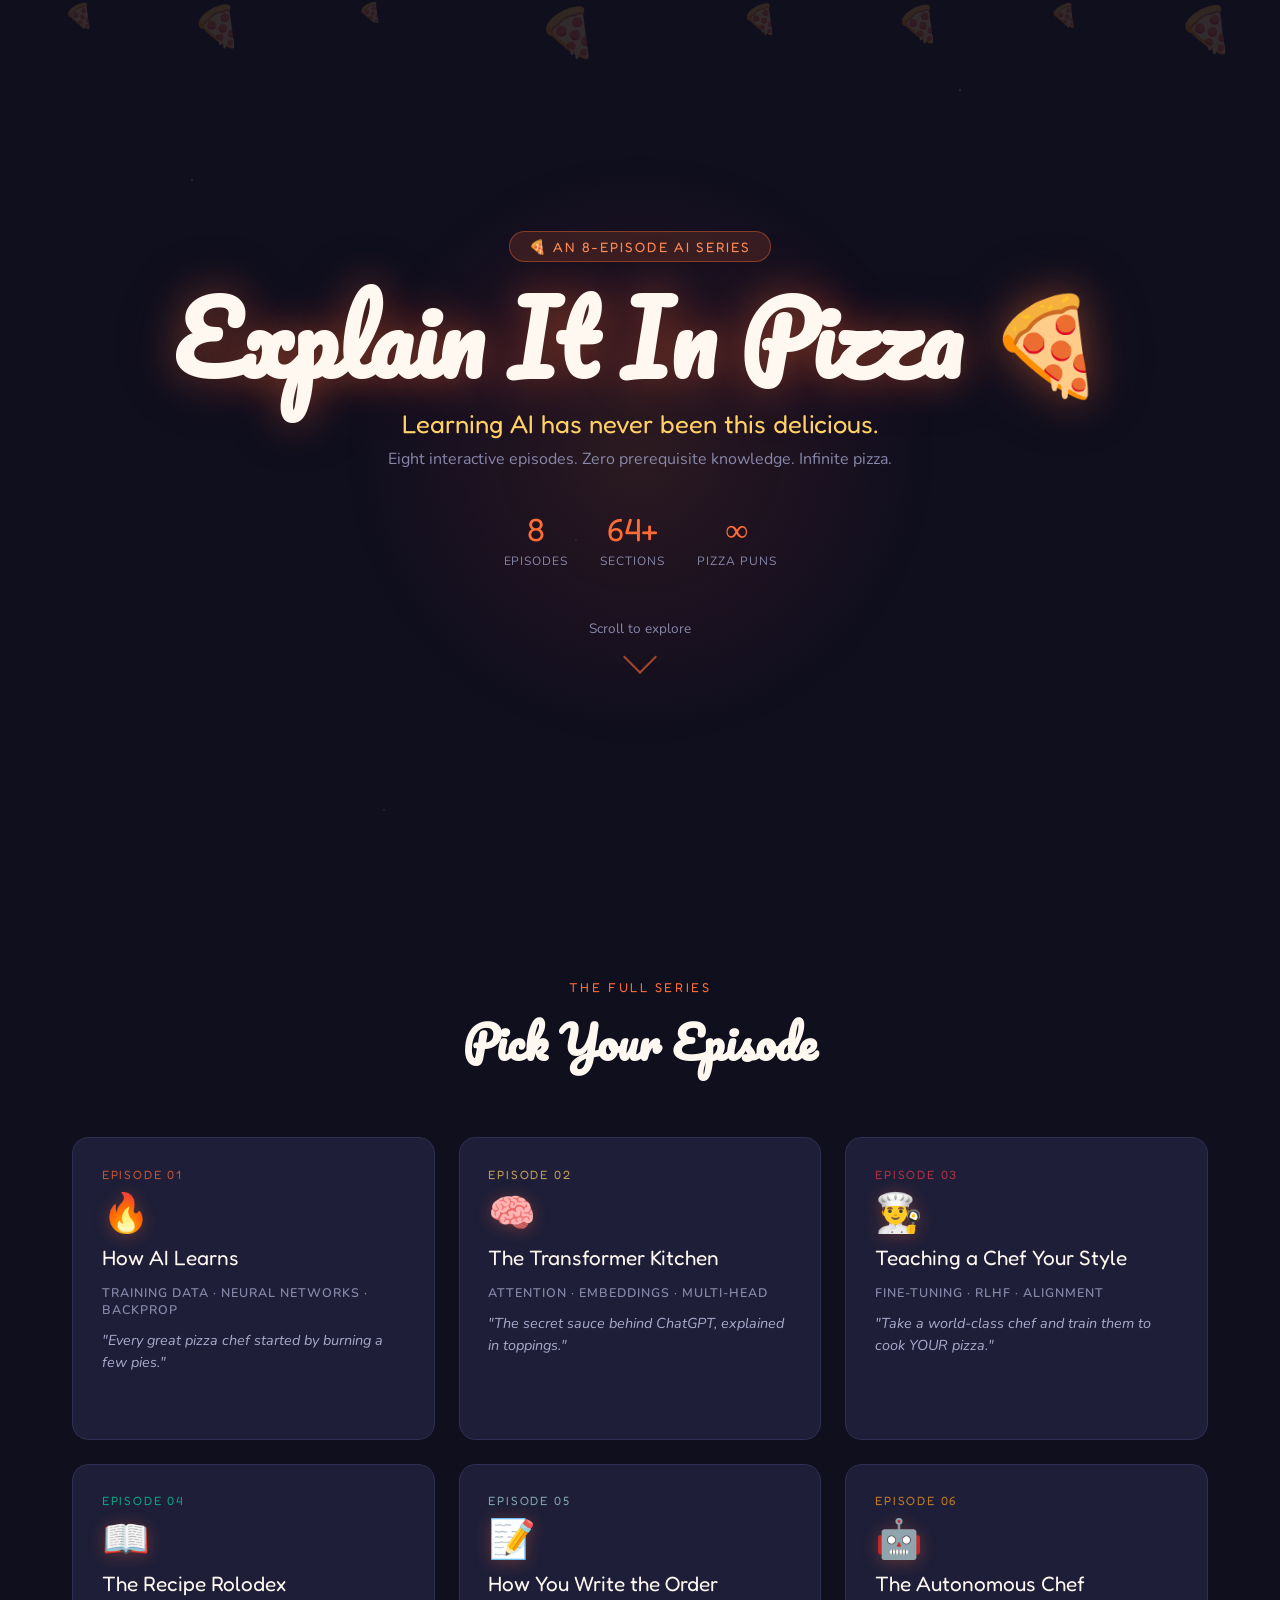
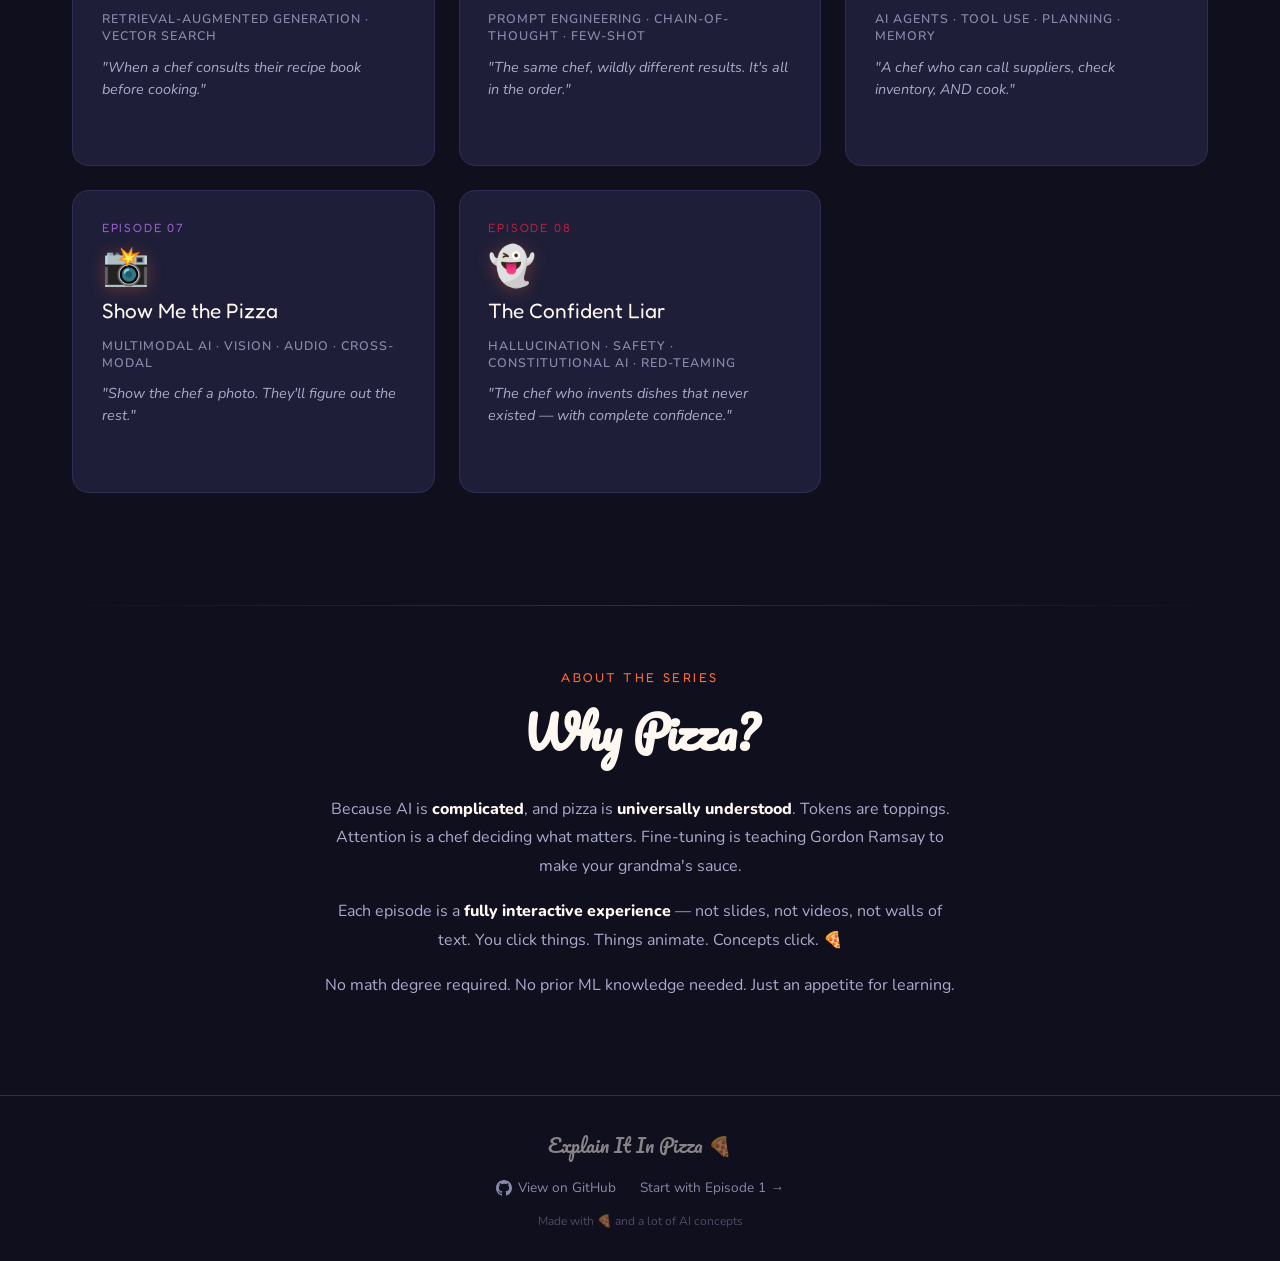
<file: index.html>
<!DOCTYPE html>
<html lang="en">
<head>
<meta charset="UTF-8">
<meta name="viewport" content="width=device-width, initial-scale=1.0">
<title>Explain It In Pizza 🍕 — AI Concepts, Pizza Style</title>
<link rel="preconnect" href="https://fonts.googleapis.com">
<link rel="preconnect" href="https://fonts.gstatic.com" crossorigin>
<link href="https://fonts.googleapis.com/css2?family=Pacifico&family=Nunito:wght@400;600;700;800&family=Fredoka+One&display=swap" rel="stylesheet">
<style>
  :root {
    --navy: #0f0f1e;
    --navy-mid: #1a1a2e;
    --navy-light: #252540;
    --orange: #ff6b35;
    --orange-glow: #ff8c55;
    --red: #e63946;
    --yellow: #ffd166;
    --yellow-soft: #ffe599;
    --cream: #fff8f0;
    --text-muted: #8888aa;
    --card-bg: #1e1e38;
    --card-border: #2e2e52;
  }

  * { margin: 0; padding: 0; box-sizing: border-box; }

  body {
    background: var(--navy);
    color: var(--cream);
    font-family: 'Nunito', sans-serif;
    overflow-x: hidden;
    min-height: 100vh;
  }

  /* Starfield background */
  body::before {
    content: '';
    position: fixed;
    inset: 0;
    background-image:
      radial-gradient(1px 1px at 15% 20%, rgba(255,255,255,0.3) 0%, transparent 100%),
      radial-gradient(1px 1px at 45% 60%, rgba(255,255,255,0.2) 0%, transparent 100%),
      radial-gradient(1px 1px at 75% 10%, rgba(255,255,255,0.3) 0%, transparent 100%),
      radial-gradient(1px 1px at 90% 80%, rgba(255,255,255,0.15) 0%, transparent 100%),
      radial-gradient(1px 1px at 30% 90%, rgba(255,255,255,0.2) 0%, transparent 100%),
      radial-gradient(2px 2px at 60% 35%, rgba(255,209,102,0.2) 0%, transparent 100%),
      radial-gradient(1px 1px at 10% 70%, rgba(255,107,53,0.15) 0%, transparent 100%);
    pointer-events: none;
    z-index: 0;
  }

  /* ---- HERO ---- */
  .hero {
    position: relative;
    min-height: 100vh;
    display: flex;
    flex-direction: column;
    align-items: center;
    justify-content: center;
    text-align: center;
    padding: 2rem;
    overflow: hidden;
  }

  .hero-glow {
    position: absolute;
    width: 600px;
    height: 600px;
    border-radius: 50%;
    background: radial-gradient(circle, rgba(255,107,53,0.12) 0%, rgba(230,57,70,0.06) 40%, transparent 70%);
    top: 50%;
    left: 50%;
    transform: translate(-50%, -50%);
    pointer-events: none;
  }

  .floating-pizzas {
    position: absolute;
    inset: 0;
    pointer-events: none;
    overflow: hidden;
  }

  .fp {
    position: absolute;
    font-size: 2rem;
    opacity: 0.15;
    animation: floatUp linear infinite;
    user-select: none;
  }
  .fp:nth-child(1)  { left: 5%;  font-size: 1.5rem; animation-duration: 18s; animation-delay: 0s;    }
  .fp:nth-child(2)  { left: 15%; font-size: 2.5rem; animation-duration: 22s; animation-delay: -4s;   }
  .fp:nth-child(3)  { left: 28%; font-size: 1.2rem; animation-duration: 16s; animation-delay: -8s;   }
  .fp:nth-child(4)  { left: 42%; font-size: 3rem;   animation-duration: 25s; animation-delay: -12s;  }
  .fp:nth-child(5)  { left: 58%; font-size: 1.8rem; animation-duration: 20s; animation-delay: -3s;   }
  .fp:nth-child(6)  { left: 70%; font-size: 2.2rem; animation-duration: 19s; animation-delay: -9s;   }
  .fp:nth-child(7)  { left: 82%; font-size: 1.4rem; animation-duration: 23s; animation-delay: -6s;   }
  .fp:nth-child(8)  { left: 92%; font-size: 2.8rem; animation-duration: 17s; animation-delay: -14s;  }

  @keyframes floatUp {
    0%   { transform: translateY(110vh) rotate(0deg);   opacity: 0;    }
    10%  { opacity: 0.15; }
    90%  { opacity: 0.15; }
    100% { transform: translateY(-10vh) rotate(360deg); opacity: 0;    }
  }

  .hero-badge {
    display: inline-block;
    background: rgba(255,107,53,0.15);
    border: 1px solid rgba(255,107,53,0.4);
    color: var(--orange-glow);
    font-family: 'Fredoka One', cursive;
    font-size: 0.85rem;
    letter-spacing: 0.15em;
    text-transform: uppercase;
    padding: 0.4rem 1.2rem;
    border-radius: 100px;
    margin-bottom: 1.5rem;
    animation: fadeSlideDown 0.8s ease both;
  }

  .hero-title {
    font-family: 'Pacifico', cursive;
    font-size: clamp(2.8rem, 8vw, 6rem);
    line-height: 1.1;
    color: var(--cream);
    text-shadow:
      0 0 40px rgba(255,107,53,0.4),
      0 0 80px rgba(255,107,53,0.15);
    animation: fadeSlideDown 0.8s ease 0.15s both;
    margin-bottom: 1rem;
  }

  .hero-title .pizza-icon {
    display: inline-block;
    animation: spin 8s linear infinite;
    transform-origin: center;
  }

  @keyframes spin {
    from { transform: rotate(0deg); }
    to   { transform: rotate(360deg); }
  }

  .hero-tagline {
    font-family: 'Fredoka One', cursive;
    font-size: clamp(1.1rem, 2.5vw, 1.6rem);
    color: var(--yellow);
    opacity: 0.9;
    animation: fadeSlideDown 0.8s ease 0.3s both;
    margin-bottom: 0.6rem;
  }

  .hero-sub {
    font-size: 1rem;
    color: var(--text-muted);
    animation: fadeSlideDown 0.8s ease 0.45s both;
    margin-bottom: 2.5rem;
  }

  .hero-stats {
    display: flex;
    gap: 2rem;
    justify-content: center;
    animation: fadeSlideDown 0.8s ease 0.6s both;
    margin-bottom: 3rem;
  }

  .stat {
    text-align: center;
  }

  .stat-num {
    font-family: 'Fredoka One', cursive;
    font-size: 2rem;
    color: var(--orange);
    display: block;
  }

  .stat-label {
    font-size: 0.75rem;
    color: var(--text-muted);
    text-transform: uppercase;
    letter-spacing: 0.08em;
  }

  .scroll-hint {
    animation: fadeSlideDown 0.8s ease 0.75s both, bobble 2s ease-in-out 1.5s infinite;
    color: var(--text-muted);
    font-size: 0.85rem;
    display: flex;
    flex-direction: column;
    align-items: center;
    gap: 0.4rem;
  }

  .scroll-arrow {
    width: 24px;
    height: 24px;
    border-right: 2px solid var(--orange);
    border-bottom: 2px solid var(--orange);
    transform: rotate(45deg);
    opacity: 0.6;
  }

  @keyframes bobble {
    0%, 100% { transform: translateY(0); }
    50%       { transform: translateY(6px); }
  }

  @keyframes fadeSlideDown {
    from { opacity: 0; transform: translateY(-20px); }
    to   { opacity: 1; transform: translateY(0); }
  }

  /* ---- EPISODES ---- */
  .episodes-section {
    position: relative;
    z-index: 1;
    padding: 5rem 2rem 3rem;
    max-width: 1200px;
    margin: 0 auto;
  }

  .section-label {
    font-family: 'Fredoka One', cursive;
    font-size: 0.8rem;
    letter-spacing: 0.2em;
    text-transform: uppercase;
    color: var(--orange);
    text-align: center;
    margin-bottom: 0.5rem;
  }

  .section-title {
    font-family: 'Pacifico', cursive;
    font-size: clamp(1.8rem, 4vw, 2.8rem);
    text-align: center;
    color: var(--cream);
    margin-bottom: 3.5rem;
  }

  .episodes-grid {
    display: grid;
    grid-template-columns: repeat(auto-fill, minmax(280px, 1fr));
    gap: 1.5rem;
  }

  .ep-card {
    background: var(--card-bg);
    border: 1px solid var(--card-border);
    border-radius: 16px;
    padding: 1.8rem;
    text-decoration: none;
    color: inherit;
    display: flex;
    flex-direction: column;
    gap: 0.8rem;
    position: relative;
    overflow: hidden;
    transition: transform 0.25s ease, box-shadow 0.25s ease, border-color 0.25s ease;
    opacity: 0;
    transform: translateY(24px);
  }

  .ep-card.visible {
    animation: cardReveal 0.5s ease forwards;
  }

  @keyframes cardReveal {
    to { opacity: 1; transform: translateY(0); }
  }

  .ep-card::before {
    content: '';
    position: absolute;
    inset: 0;
    background: radial-gradient(circle at top left, rgba(255,107,53,0.08) 0%, transparent 60%);
    opacity: 0;
    transition: opacity 0.3s ease;
    pointer-events: none;
  }

  .ep-card:hover {
    transform: translateY(-6px);
    box-shadow: 0 20px 60px rgba(255,107,53,0.15), 0 0 0 1px rgba(255,107,53,0.3);
    border-color: rgba(255,107,53,0.5);
  }

  .ep-card:hover::before {
    opacity: 1;
  }

  .ep-number {
    font-family: 'Fredoka One', cursive;
    font-size: 0.75rem;
    letter-spacing: 0.15em;
    text-transform: uppercase;
    color: var(--orange);
    opacity: 0.7;
  }

  .ep-emoji {
    font-size: 2.4rem;
    line-height: 1;
    filter: drop-shadow(0 2px 8px rgba(255,107,53,0.3));
  }

  .ep-title {
    font-family: 'Fredoka One', cursive;
    font-size: 1.3rem;
    color: var(--cream);
    line-height: 1.2;
  }

  .ep-topic {
    font-size: 0.78rem;
    color: var(--text-muted);
    font-weight: 600;
    text-transform: uppercase;
    letter-spacing: 0.08em;
  }

  .ep-hook {
    font-size: 0.9rem;
    color: #aaaacc;
    line-height: 1.5;
    font-style: italic;
    flex-grow: 1;
  }

  .ep-hook::before { content: '"'; }
  .ep-hook::after  { content: '"'; }

  .ep-arrow {
    display: flex;
    align-items: center;
    gap: 0.4rem;
    font-family: 'Fredoka One', cursive;
    font-size: 0.85rem;
    color: var(--orange);
    opacity: 0;
    transform: translateX(-8px);
    transition: opacity 0.2s ease, transform 0.2s ease;
    margin-top: 0.4rem;
  }

  .ep-card:hover .ep-arrow {
    opacity: 1;
    transform: translateX(0);
  }

  /* Card accent colors per episode */
  .ep-card:nth-child(1) { --ep-color: #ff6b35; }
  .ep-card:nth-child(2) { --ep-color: #ffd166; }
  .ep-card:nth-child(3) { --ep-color: #e63946; }
  .ep-card:nth-child(4) { --ep-color: #06d6a0; }
  .ep-card:nth-child(5) { --ep-color: #a8dadc; }
  .ep-card:nth-child(6) { --ep-color: #ff9f1c; }
  .ep-card:nth-child(7) { --ep-color: #c77dff; }
  .ep-card:nth-child(8) { --ep-color: #ef233c; }

  .ep-card .ep-number { color: var(--ep-color); }
  .ep-card .ep-arrow  { color: var(--ep-color); }
  .ep-card:hover {
    box-shadow: 0 20px 60px rgba(var(--ep-rgb, 255,107,53),0.15), 0 0 0 1px color-mix(in srgb, var(--ep-color) 50%, transparent);
    border-color: color-mix(in srgb, var(--ep-color) 50%, transparent);
  }

  /* ---- DIVIDER ---- */
  .divider {
    max-width: 1200px;
    margin: 4rem auto;
    border: none;
    height: 1px;
    background: linear-gradient(90deg, transparent, var(--card-border), transparent);
  }

  /* ---- ABOUT ---- */
  .about-section {
    position: relative;
    z-index: 1;
    max-width: 700px;
    margin: 0 auto;
    padding: 0 2rem 5rem;
    text-align: center;
  }

  .about-section p {
    font-size: 1rem;
    line-height: 1.8;
    color: #aaaacc;
    margin-bottom: 1rem;
  }

  .about-section p strong {
    color: var(--cream);
    font-weight: 800;
  }

  /* ---- FOOTER ---- */
  footer {
    position: relative;
    z-index: 1;
    border-top: 1px solid var(--card-border);
    padding: 2rem;
    text-align: center;
    display: flex;
    flex-direction: column;
    align-items: center;
    gap: 1rem;
  }

  .footer-logo {
    font-family: 'Pacifico', cursive;
    font-size: 1.2rem;
    color: var(--cream);
    opacity: 0.5;
  }

  .footer-links {
    display: flex;
    gap: 1.5rem;
    flex-wrap: wrap;
    justify-content: center;
  }

  .footer-links a {
    color: var(--text-muted);
    text-decoration: none;
    font-size: 0.85rem;
    transition: color 0.2s;
    display: flex;
    align-items: center;
    gap: 0.4rem;
  }

  .footer-links a:hover { color: var(--orange); }

  .footer-copy {
    font-size: 0.75rem;
    color: var(--text-muted);
    opacity: 0.5;
  }

  /* ---- RESPONSIVE ---- */
  @media (max-width: 600px) {
    .hero-stats { gap: 1.2rem; }
    .stat-num   { font-size: 1.5rem; }
    .episodes-grid { grid-template-columns: 1fr; }
  }
</style>
</head>
<body>

<!-- HERO -->
<section class="hero">
  <div class="hero-glow"></div>
  <div class="floating-pizzas">
    <span class="fp">🍕</span>
    <span class="fp">🍕</span>
    <span class="fp">🍕</span>
    <span class="fp">🍕</span>
    <span class="fp">🍕</span>
    <span class="fp">🍕</span>
    <span class="fp">🍕</span>
    <span class="fp">🍕</span>
  </div>
  <div style="position:relative;z-index:1">
    <div class="hero-badge">🍕 An 8-Episode AI Series</div>
    <h1 class="hero-title">Explain It In Pizza <span class="pizza-icon">🍕</span></h1>
    <p class="hero-tagline">Learning AI has never been this delicious.</p>
    <p class="hero-sub">Eight interactive episodes. Zero prerequisite knowledge. Infinite pizza.</p>
    <div class="hero-stats">
      <div class="stat">
        <span class="stat-num">8</span>
        <span class="stat-label">Episodes</span>
      </div>
      <div class="stat">
        <span class="stat-num">64+</span>
        <span class="stat-label">Sections</span>
      </div>
      <div class="stat">
        <span class="stat-num">∞</span>
        <span class="stat-label">Pizza Puns</span>
      </div>
    </div>
    <div class="scroll-hint">
      <span>Scroll to explore</span>
      <div class="scroll-arrow"></div>
    </div>
  </div>
</section>

<!-- EPISODES -->
<section class="episodes-section">
  <div class="section-label">The Full Series</div>
  <h2 class="section-title">Pick Your Episode</h2>
  <div class="episodes-grid">

    <a href="ep1-ml-basics/" class="ep-card">
      <div class="ep-number">Episode 01</div>
      <div class="ep-emoji">🔥</div>
      <div class="ep-title">How AI Learns</div>
      <div class="ep-topic">Training Data · Neural Networks · Backprop</div>
      <div class="ep-hook">Every great pizza chef started by burning a few pies.</div>
      <div class="ep-arrow">Start watching →</div>
    </a>

    <a href="ep2-transformers/" class="ep-card">
      <div class="ep-number">Episode 02</div>
      <div class="ep-emoji">🧠</div>
      <div class="ep-title">The Transformer Kitchen</div>
      <div class="ep-topic">Attention · Embeddings · Multi-Head</div>
      <div class="ep-hook">The secret sauce behind ChatGPT, explained in toppings.</div>
      <div class="ep-arrow">Start watching →</div>
    </a>

    <a href="ep3-finetuning/" class="ep-card">
      <div class="ep-number">Episode 03</div>
      <div class="ep-emoji">👨‍🍳</div>
      <div class="ep-title">Teaching a Chef Your Style</div>
      <div class="ep-topic">Fine-Tuning · RLHF · Alignment</div>
      <div class="ep-hook">Take a world-class chef and train them to cook YOUR pizza.</div>
      <div class="ep-arrow">Start watching →</div>
    </a>

    <a href="ep4-rag/" class="ep-card">
      <div class="ep-number">Episode 04</div>
      <div class="ep-emoji">📖</div>
      <div class="ep-title">The Recipe Rolodex</div>
      <div class="ep-topic">Retrieval-Augmented Generation · Vector Search</div>
      <div class="ep-hook">When a chef consults their recipe book before cooking.</div>
      <div class="ep-arrow">Start watching →</div>
    </a>

    <a href="ep5-prompting/" class="ep-card">
      <div class="ep-number">Episode 05</div>
      <div class="ep-emoji">📝</div>
      <div class="ep-title">How You Write the Order</div>
      <div class="ep-topic">Prompt Engineering · Chain-of-Thought · Few-Shot</div>
      <div class="ep-hook">The same chef, wildly different results. It's all in the order.</div>
      <div class="ep-arrow">Start watching →</div>
    </a>

    <a href="ep6-agents/" class="ep-card">
      <div class="ep-number">Episode 06</div>
      <div class="ep-emoji">🤖</div>
      <div class="ep-title">The Autonomous Chef</div>
      <div class="ep-topic">AI Agents · Tool Use · Planning · Memory</div>
      <div class="ep-hook">A chef who can call suppliers, check inventory, AND cook.</div>
      <div class="ep-arrow">Start watching →</div>
    </a>

    <a href="ep7-multimodal/" class="ep-card">
      <div class="ep-number">Episode 07</div>
      <div class="ep-emoji">📸</div>
      <div class="ep-title">Show Me the Pizza</div>
      <div class="ep-topic">Multimodal AI · Vision · Audio · Cross-Modal</div>
      <div class="ep-hook">Show the chef a photo. They'll figure out the rest.</div>
      <div class="ep-arrow">Start watching →</div>
    </a>

    <a href="ep8-hallucination/" class="ep-card">
      <div class="ep-number">Episode 08</div>
      <div class="ep-emoji">👻</div>
      <div class="ep-title">The Confident Liar</div>
      <div class="ep-topic">Hallucination · Safety · Constitutional AI · Red-Teaming</div>
      <div class="ep-hook">The chef who invents dishes that never existed — with complete confidence.</div>
      <div class="ep-arrow">Start watching →</div>
    </a>

  </div>
</section>

<hr class="divider">

<!-- ABOUT -->
<section class="about-section">
  <div class="section-label">About the Series</div>
  <h2 class="section-title" style="margin-bottom:1.5rem">Why Pizza?</h2>
  <p>Because AI is <strong>complicated</strong>, and pizza is <strong>universally understood</strong>. Tokens are toppings. Attention is a chef deciding what matters. Fine-tuning is teaching Gordon Ramsay to make your grandma's sauce.</p>
  <p>Each episode is a <strong>fully interactive experience</strong> — not slides, not videos, not walls of text. You click things. Things animate. Concepts click. 🍕</p>
  <p>No math degree required. No prior ML knowledge needed. Just an appetite for learning.</p>
</section>

<!-- FOOTER -->
<footer>
  <div class="footer-logo">Explain It In Pizza 🍕</div>
  <div class="footer-links">
    <a href="https://github.com/zer0contextlost/explain-it-in-pizza-series" target="_blank" rel="noopener">
      <svg width="16" height="16" viewBox="0 0 24 24" fill="currentColor"><path d="M12 0C5.374 0 0 5.373 0 12c0 5.302 3.438 9.8 8.207 11.387.599.111.793-.261.793-.577v-2.234c-3.338.726-4.033-1.416-4.033-1.416-.546-1.387-1.333-1.756-1.333-1.756-1.089-.745.083-.729.083-.729 1.205.084 1.839 1.237 1.839 1.237 1.07 1.834 2.807 1.304 3.492.997.107-.775.418-1.305.762-1.604-2.665-.305-5.467-1.334-5.467-5.931 0-1.311.469-2.381 1.236-3.221-.124-.303-.535-1.524.117-3.176 0 0 1.008-.322 3.301 1.23A11.509 11.509 0 0112 5.803c1.02.005 2.047.138 3.006.404 2.291-1.552 3.297-1.23 3.297-1.23.653 1.653.242 2.874.118 3.176.77.84 1.235 1.911 1.235 3.221 0 4.609-2.807 5.624-5.479 5.921.43.372.823 1.102.823 2.222v3.293c0 .319.192.694.801.576C20.566 21.797 24 17.3 24 12c0-6.627-5.373-12-12-12z"/></svg>
      View on GitHub
    </a>
    <a href="ep1-ml-basics/">Start with Episode 1 →</a>
  </div>
  <div class="footer-copy">Made with 🍕 and a lot of AI concepts</div>
</footer>

<script>
  // Staggered card reveal on scroll
  const cards = document.querySelectorAll('.ep-card');
  const observer = new IntersectionObserver((entries) => {
    entries.forEach((entry, i) => {
      if (entry.isIntersecting) {
        const card = entry.target;
        const idx = Array.from(cards).indexOf(card);
        card.style.animationDelay = `${idx * 0.07}s`;
        card.classList.add('visible');
        observer.unobserve(card);
      }
    });
  }, { threshold: 0.1, rootMargin: '0px 0px -5% 0px' });

  cards.forEach(card => observer.observe(card));
</script>
</body>
</html>
</file>
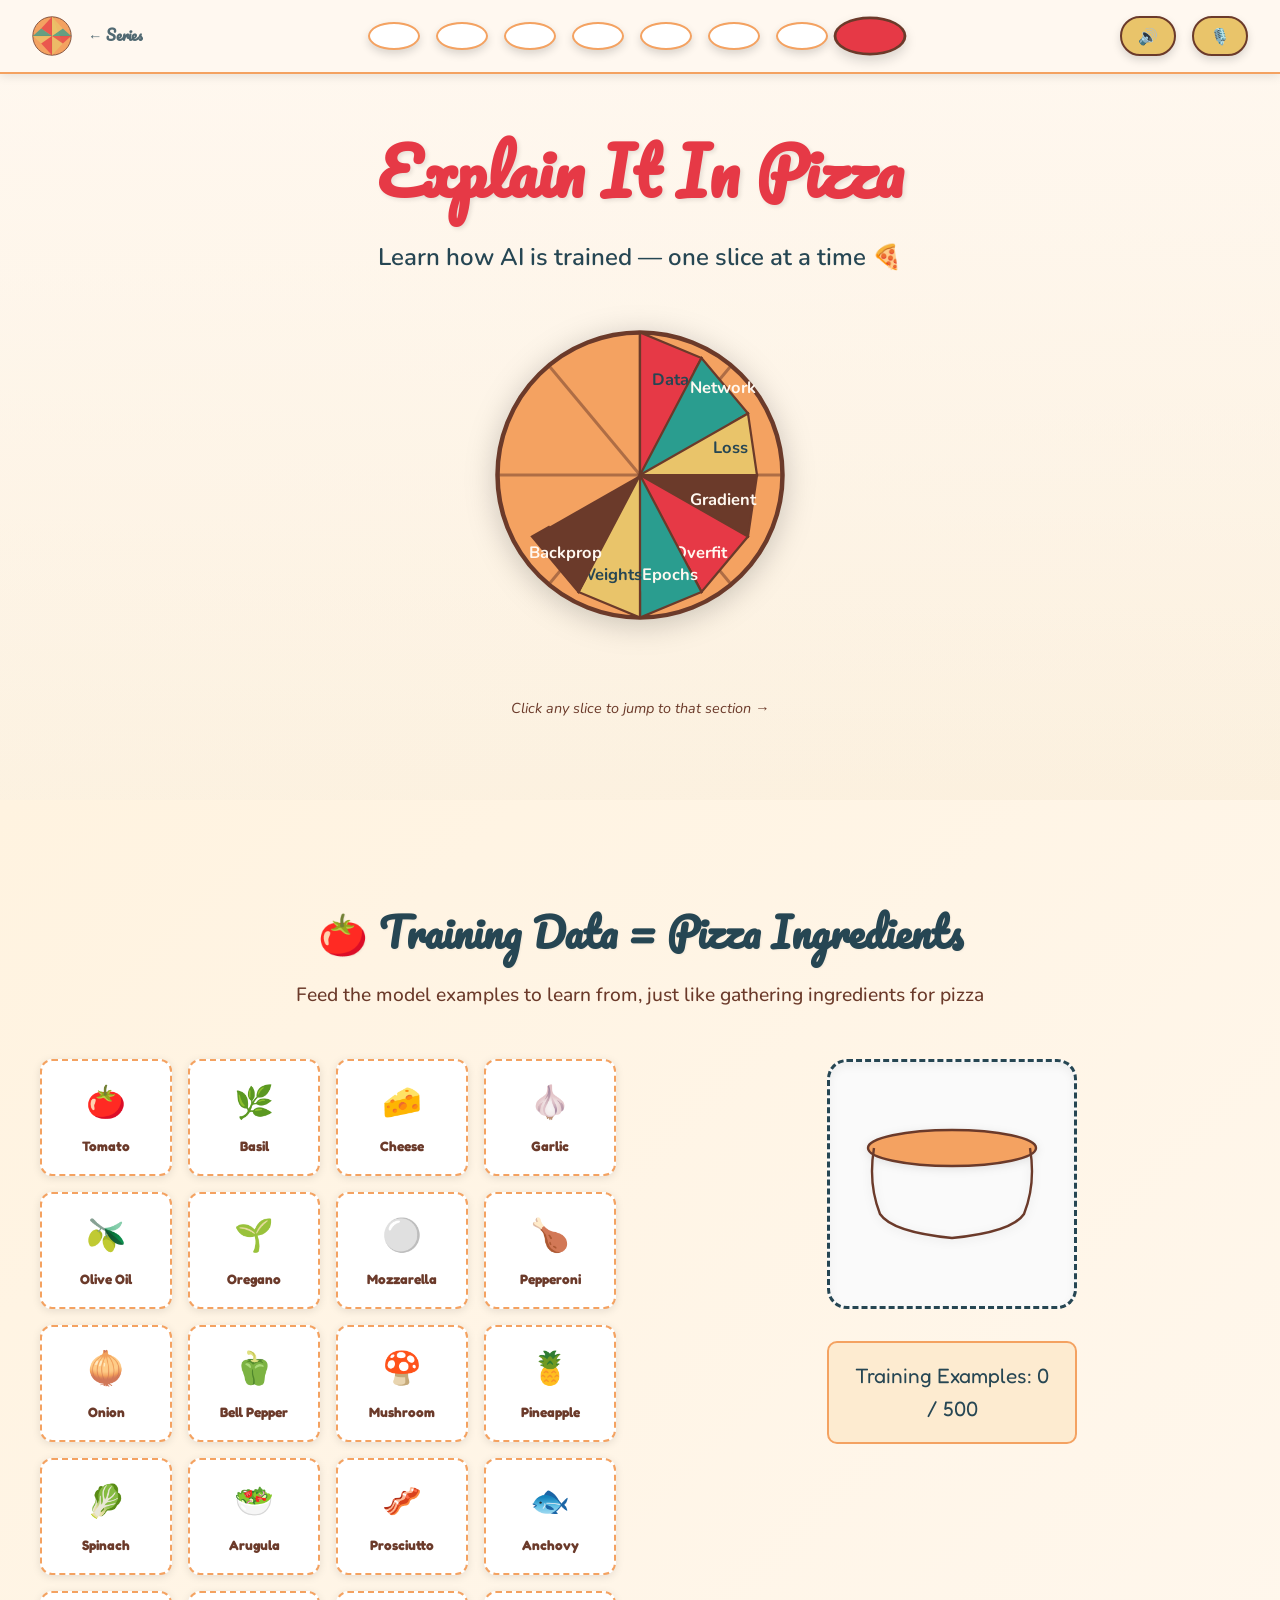
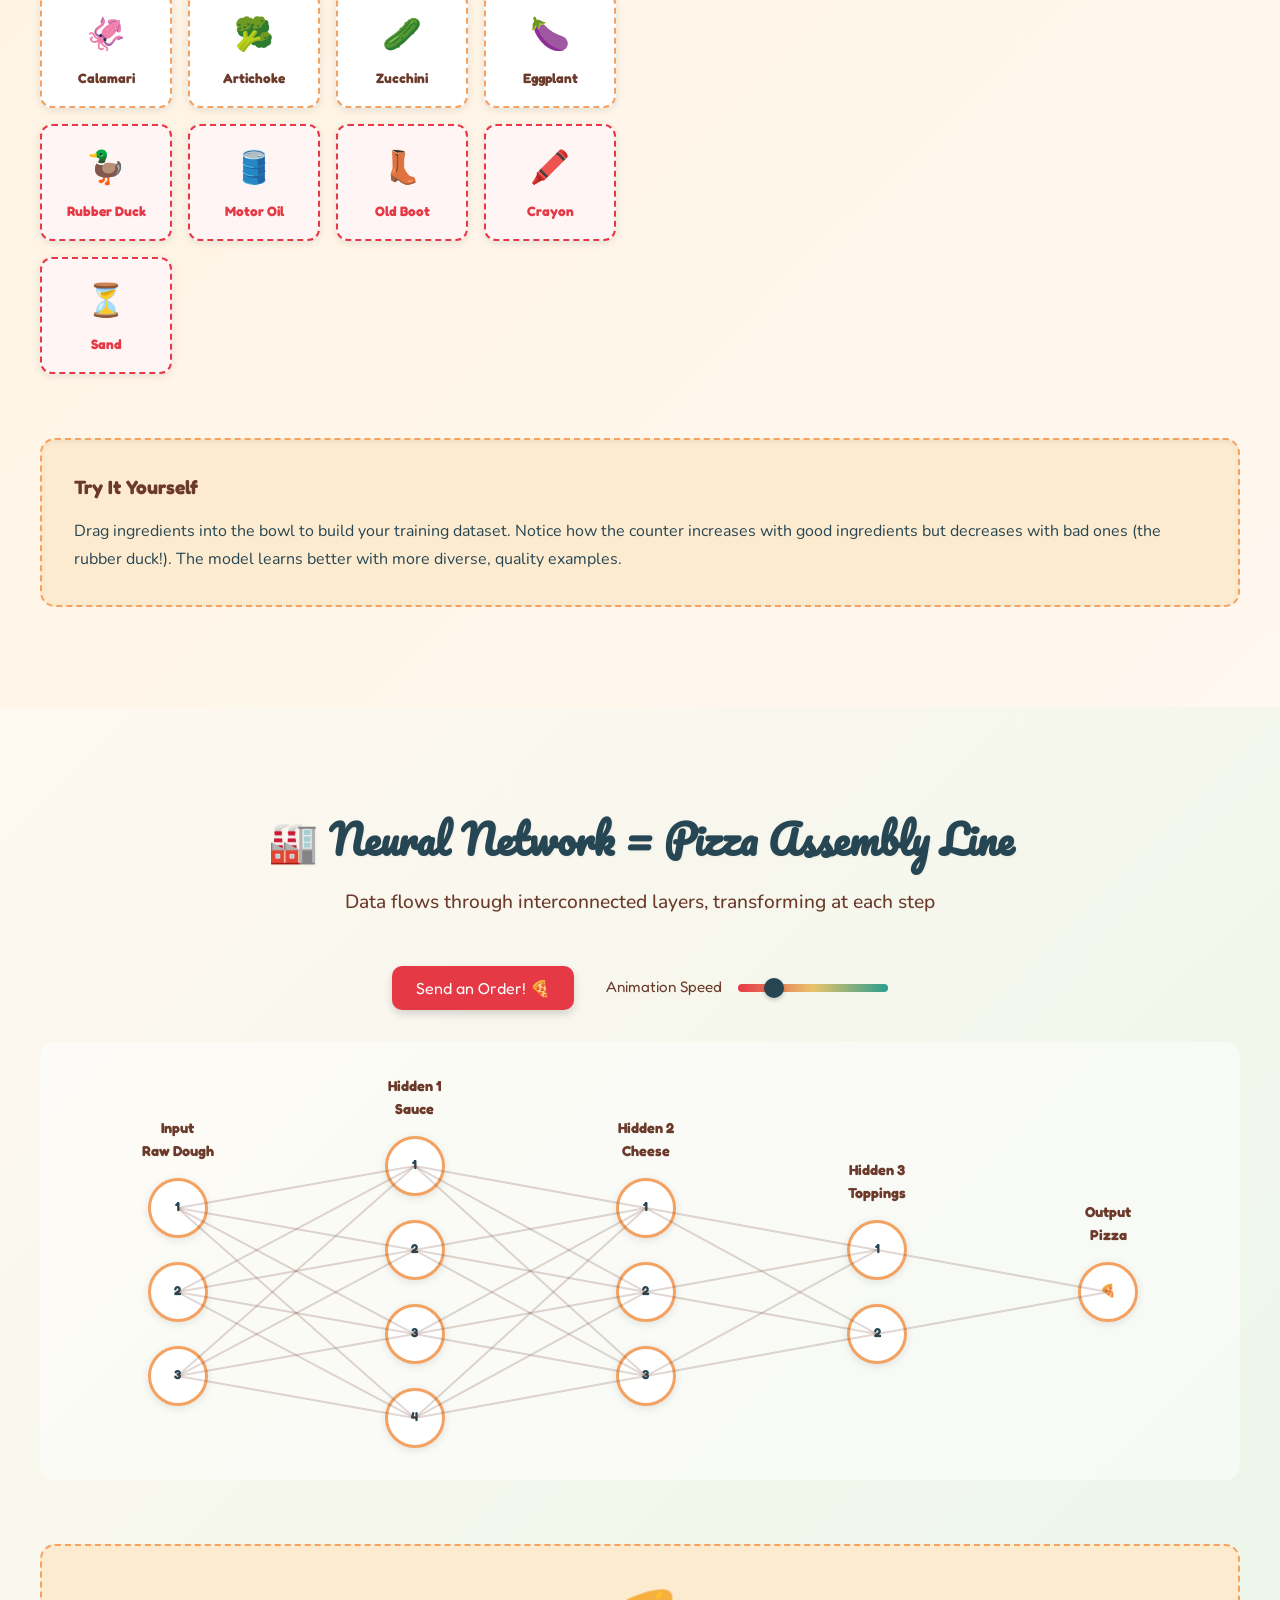
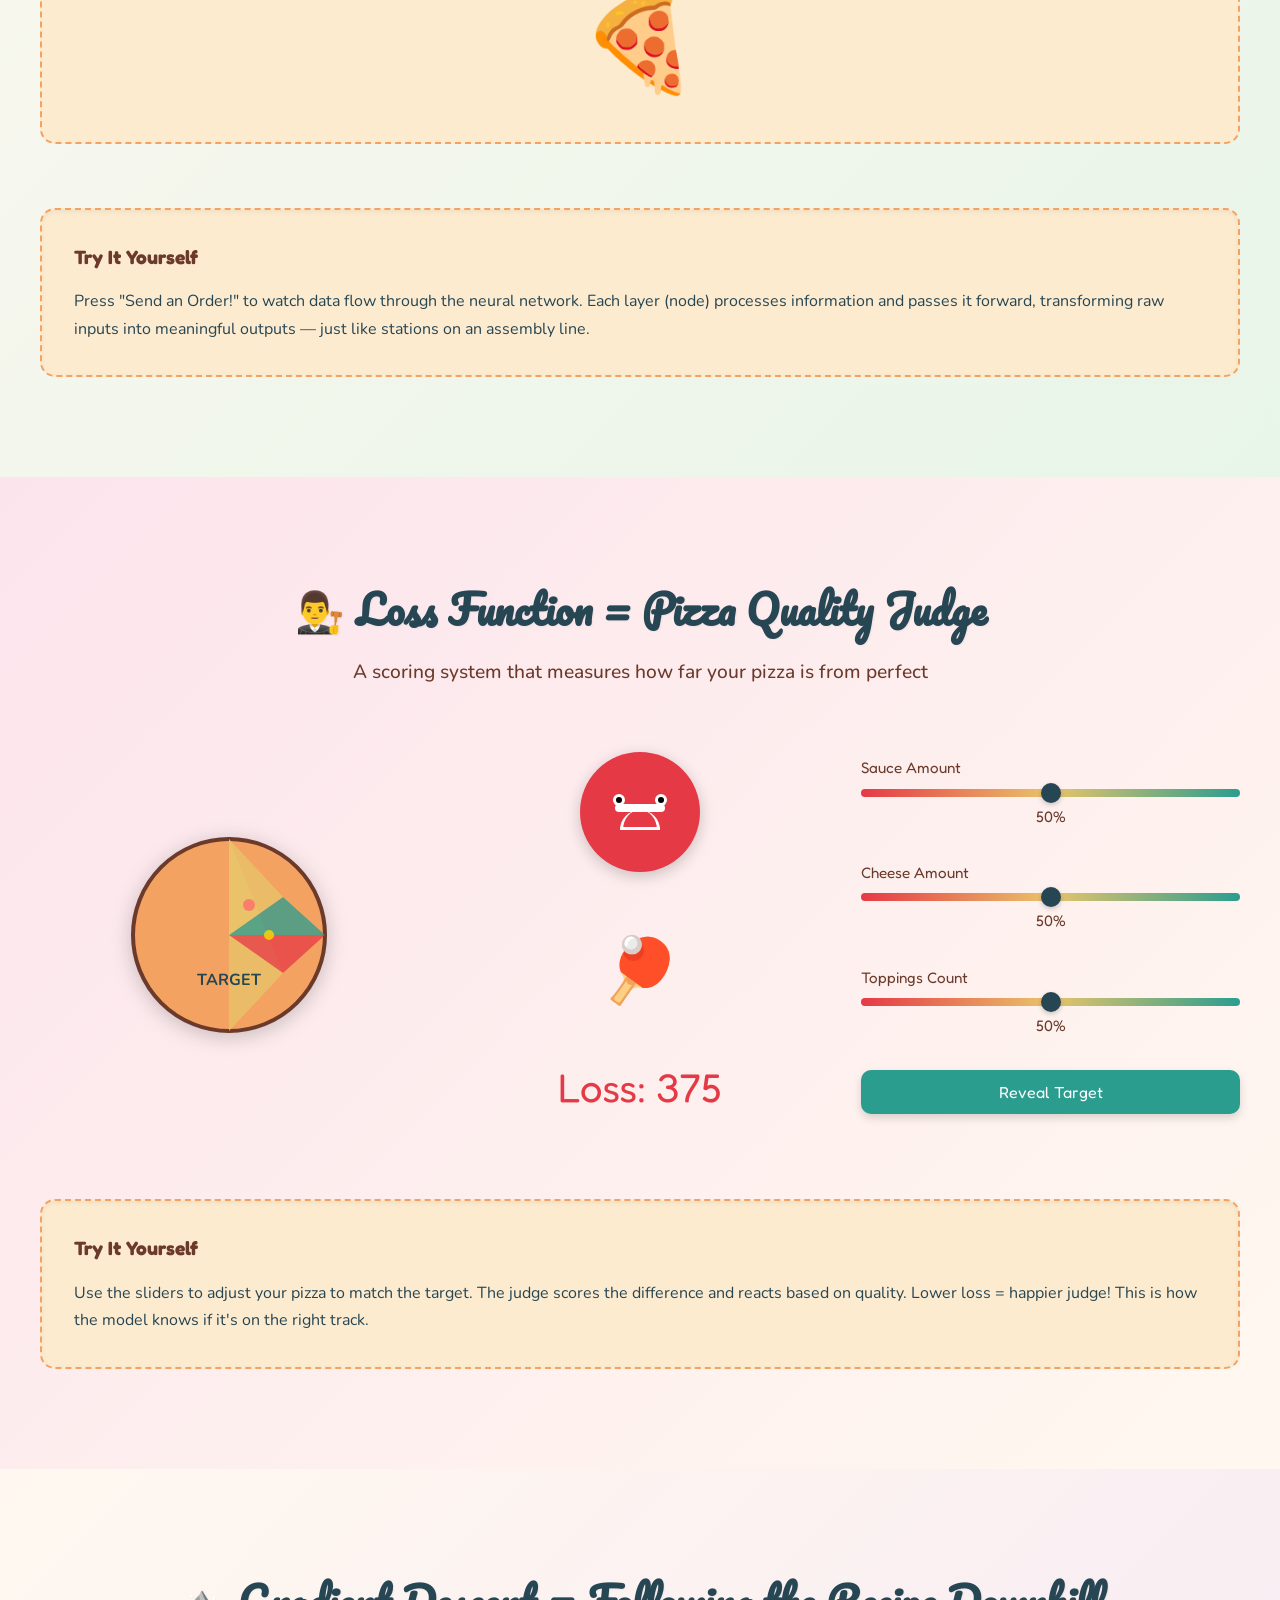
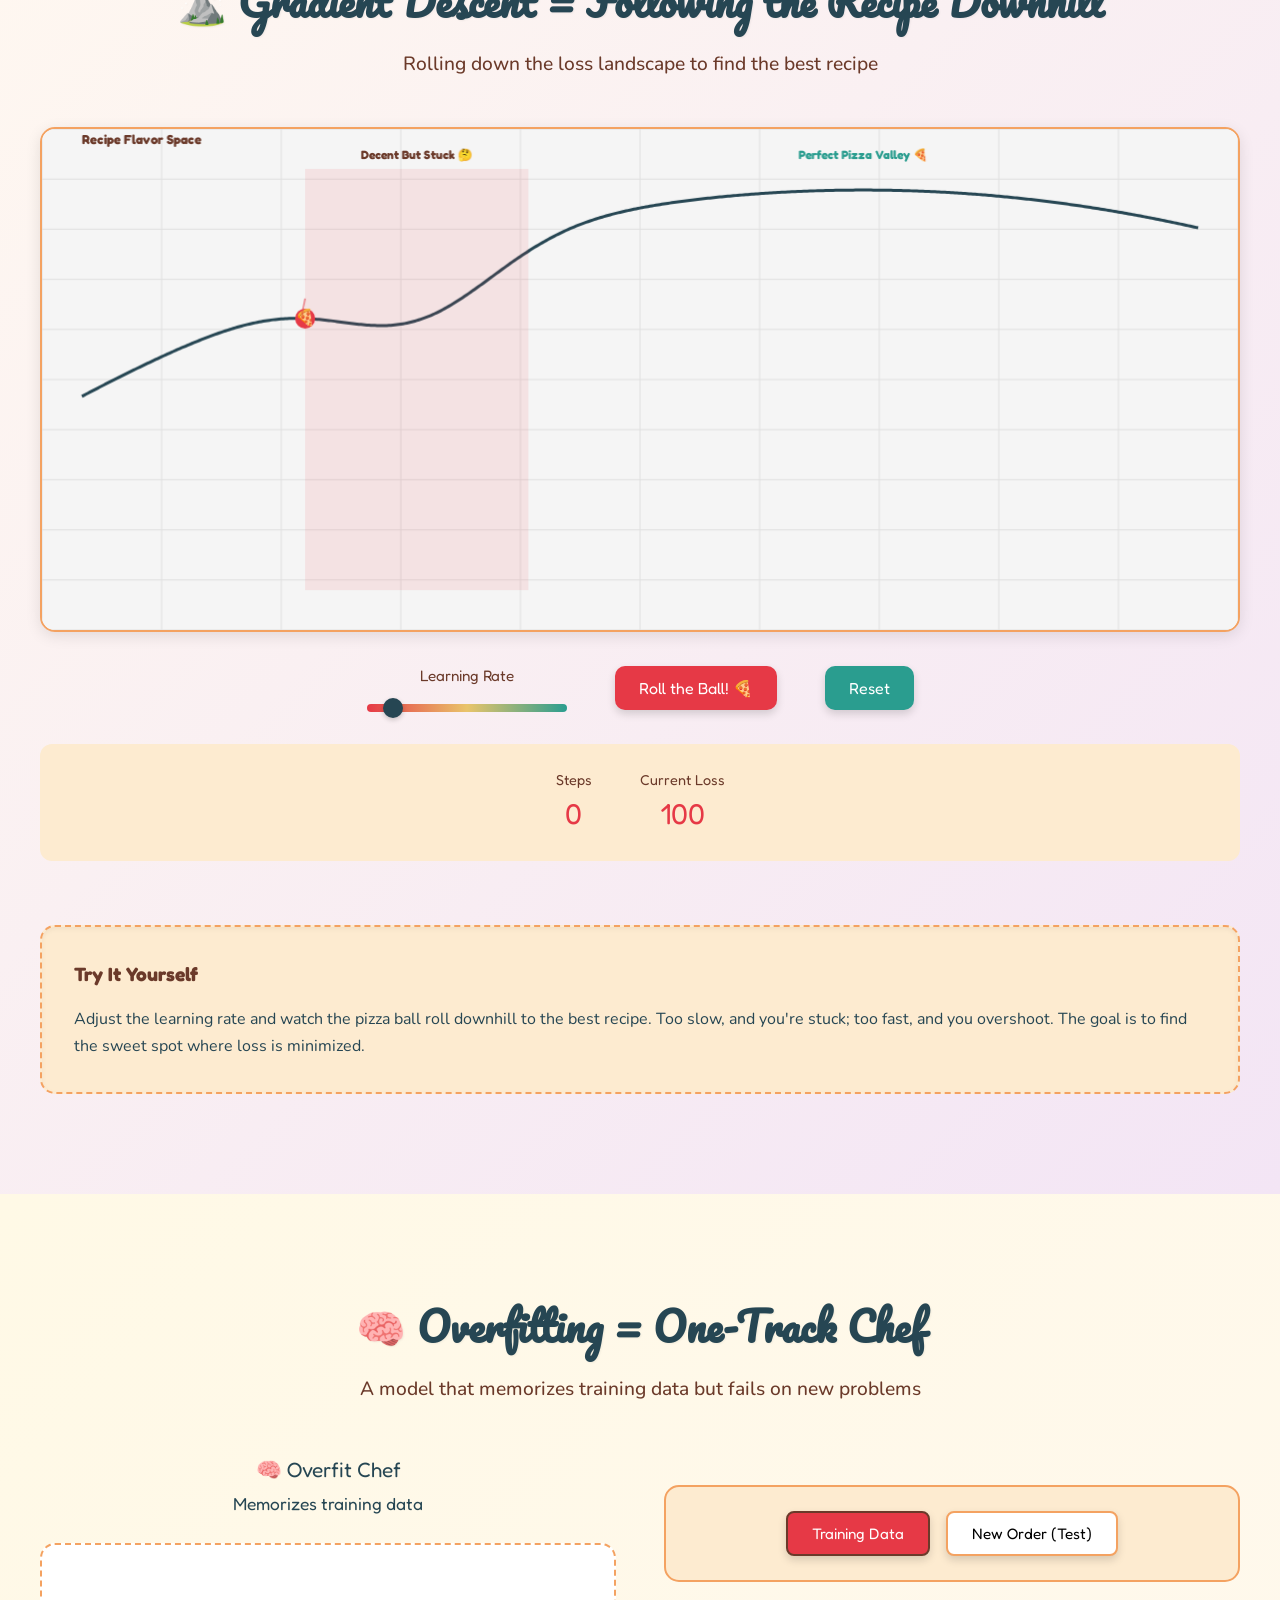
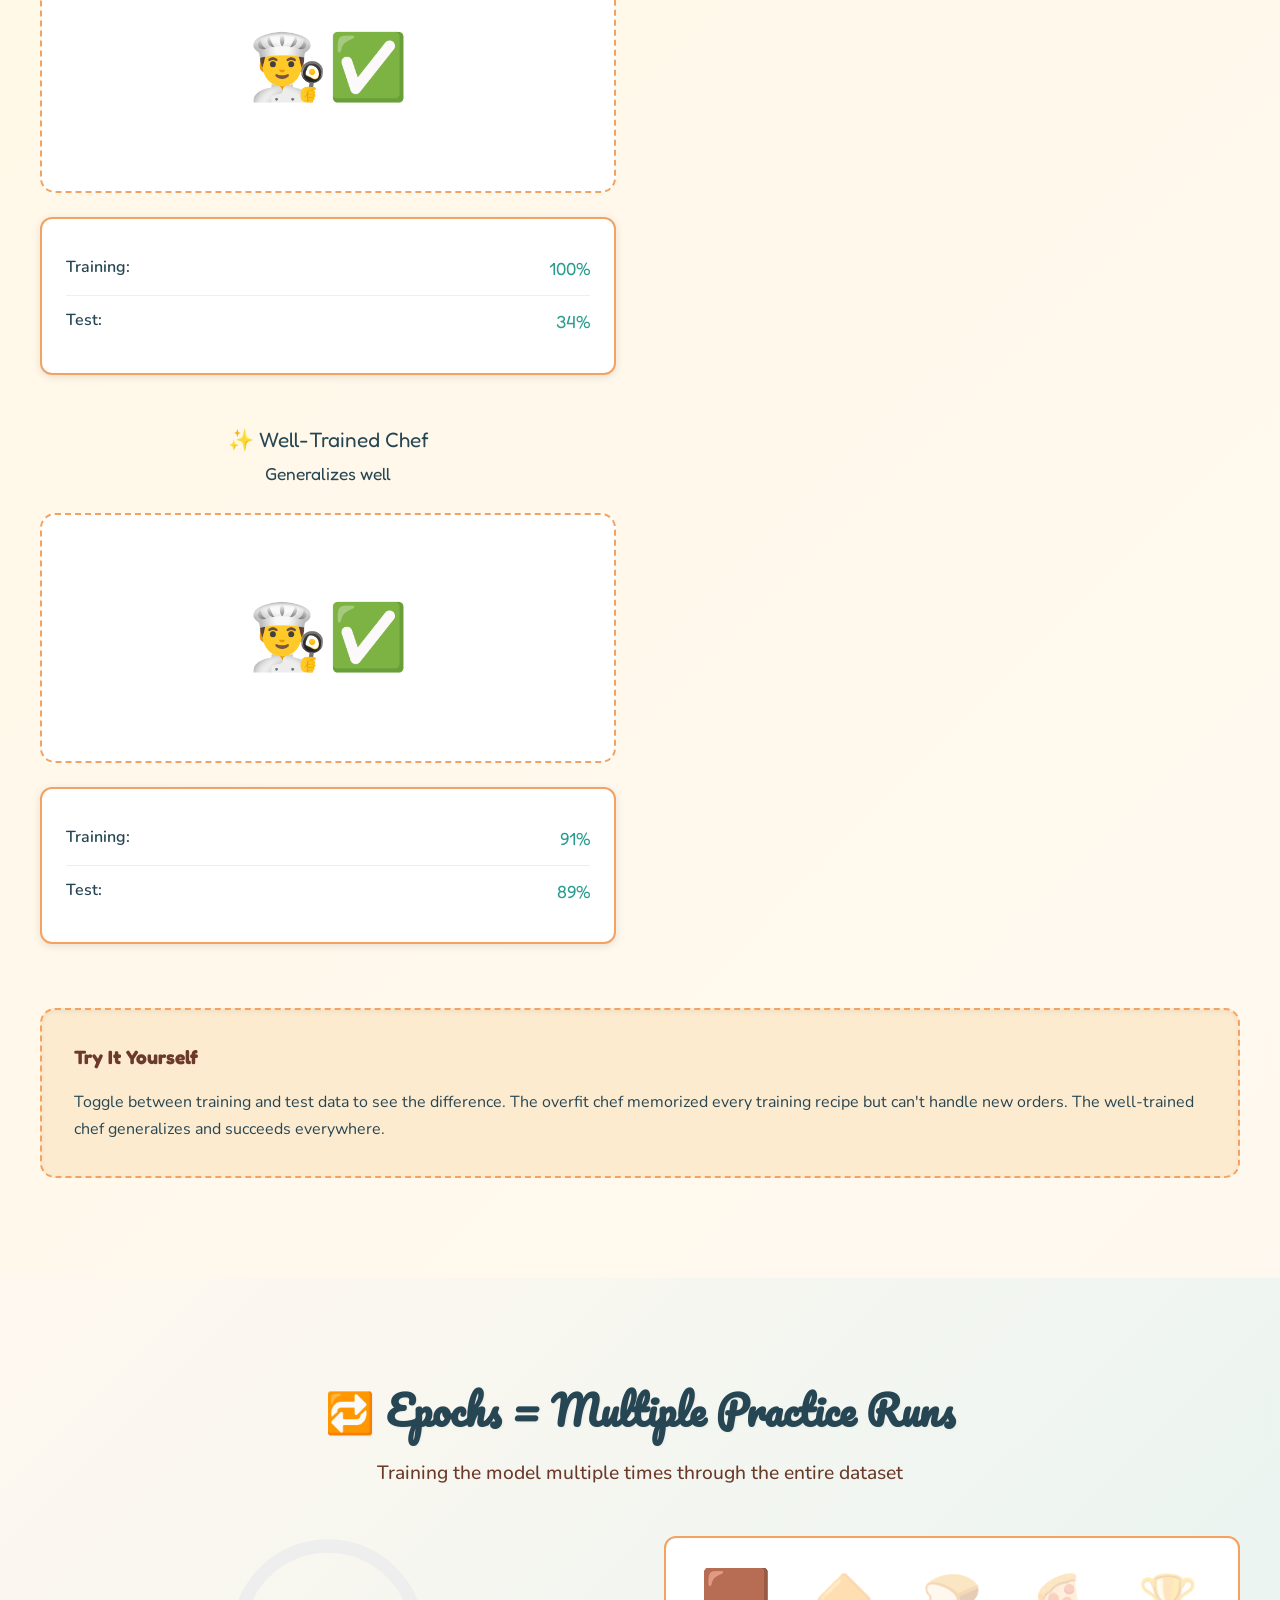
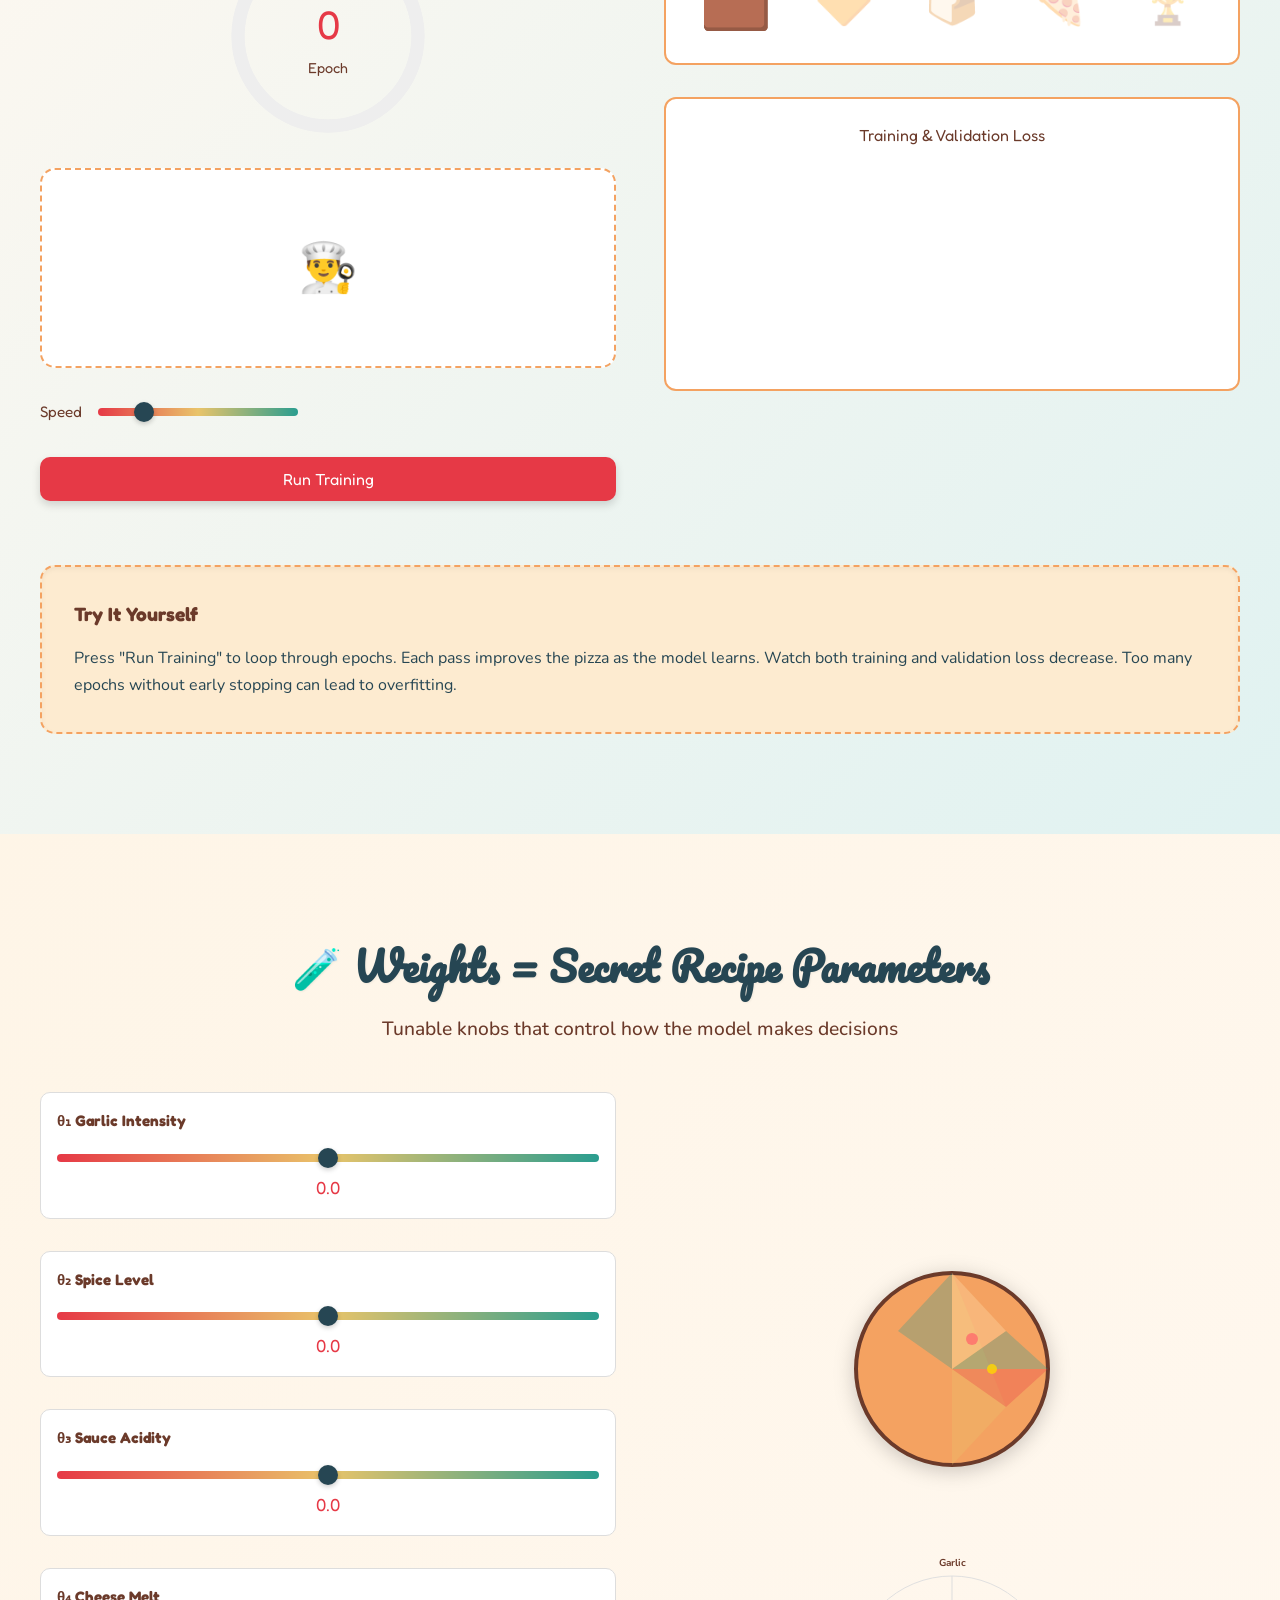
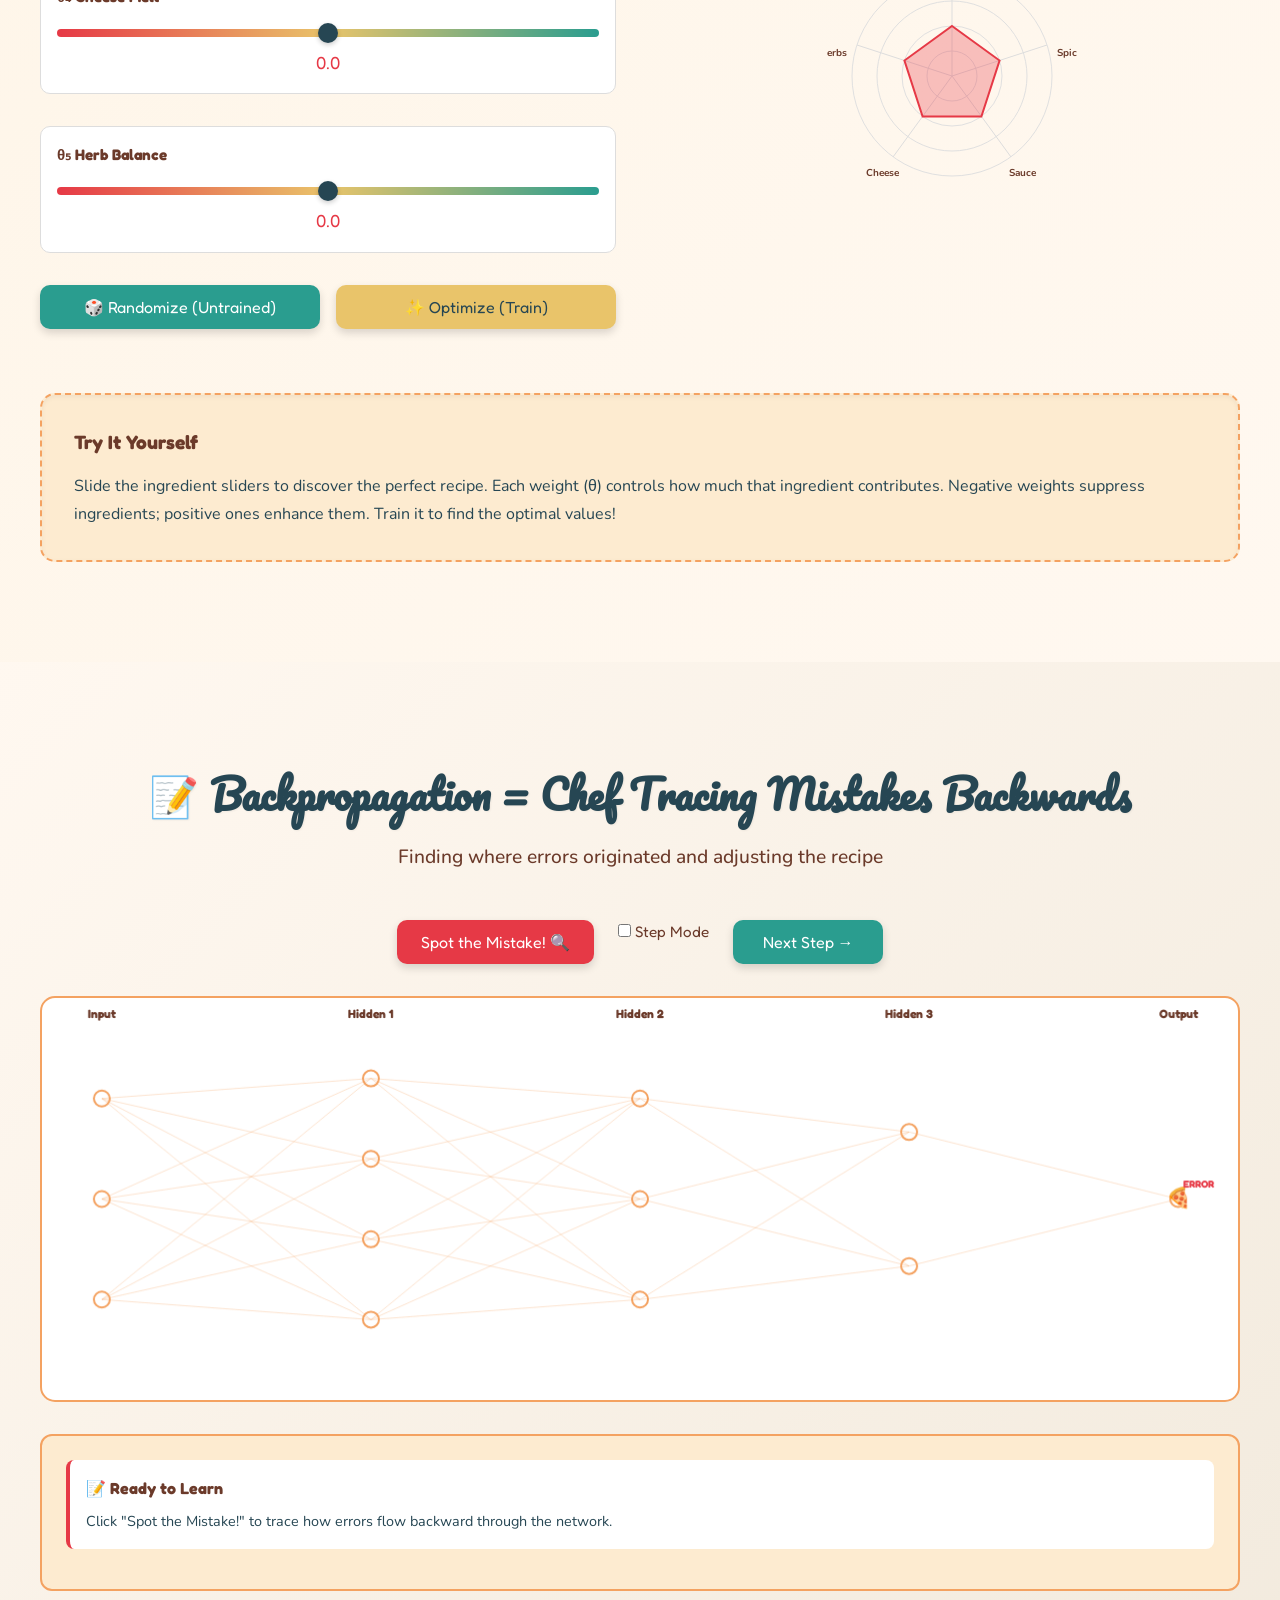
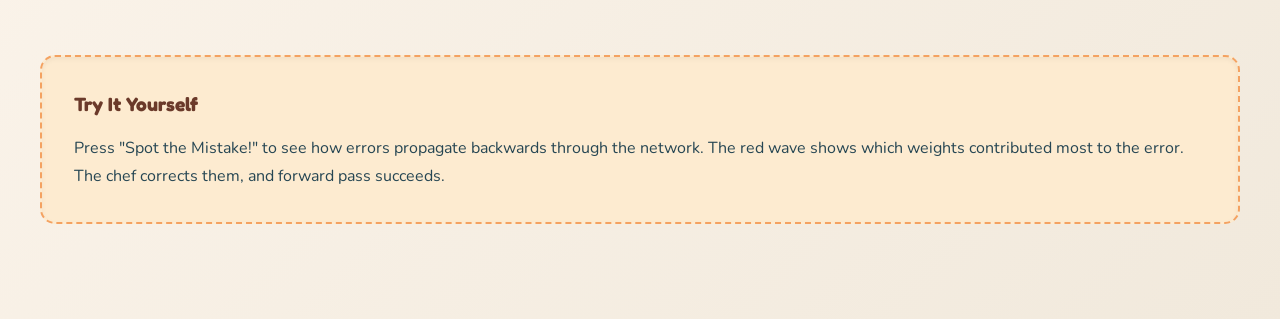
<file: ep1-ml-basics/index.html>
<!DOCTYPE html>
<html lang="en">
<head>
  <meta charset="UTF-8">
  <meta name="viewport" content="width=device-width, initial-scale=1.0">
  <title>Explain It In Pizza - Learn AI/ML with Pizza Metaphors</title>
  <link rel="preconnect" href="https://fonts.googleapis.com">
  <link rel="preconnect" href="https://fonts.gstatic.com" crossorigin>
  <link href="https://fonts.googleapis.com/css2?family=Fredoka+One&family=Nunito:wght@400;600;700&family=Pacifico&display=swap" rel="stylesheet">
  <link rel="stylesheet" href="style.css">
</head>
<body>
  <!-- Navigation -->
  <nav class="navbar">
    <div class="nav-brand">
      <a href="../index.html" style="text-decoration:none;color:inherit;display:flex;align-items:center;gap:0.5rem;">
        <svg class="nav-pizza" viewBox="0 0 100 100" width="40" height="40">
          <circle cx="50" cy="50" r="48" fill="#F4A261" stroke="#6B3A2A" stroke-width="2"/>
          <line x1="50" y1="2" x2="50" y2="98" stroke="#6B3A2A" stroke-width="1.5" opacity="0.3"/>
          <line x1="2" y1="50" x2="98" y2="50" stroke="#6B3A2A" stroke-width="1.5" opacity="0.3"/>
          <path d="M 50 2 L 77 69 L 50 98 Z" fill="#E9C46A" opacity="0.7" class="slice slice-1"/>
          <path d="M 77 69 L 98 50 L 50 50 Z" fill="#E63946" opacity="0.7" class="slice slice-2"/>
          <path d="M 98 50 L 77 31 L 50 50 Z" fill="#2A9D8F" opacity="0.7" class="slice slice-3"/>
          <path d="M 77 31 L 50 2 L 50 50 Z" fill="#E9C46A" opacity="0.7" class="slice slice-4"/>
          <path d="M 50 50 L 50 2 L 23 31 Z" fill="#E63946" opacity="0.7" class="slice slice-5"/>
          <path d="M 50 50 L 23 31 L 2 50 Z" fill="#2A9D8F" opacity="0.7" class="slice slice-6"/>
          <path d="M 50 50 L 2 50 L 23 69 Z" fill="#E9C46A" opacity="0.7" class="slice slice-7"/>
          <path d="M 50 50 L 23 69 L 50 98 Z" fill="#E63946" opacity="0.7" class="slice slice-8"/>
        </svg>
        <span style="font-family:'Pacifico',cursive;font-size:0.9rem;opacity:0.8;">← Series</span>
      </a>
    </div>
    <div class="nav-sections">
      <button class="nav-dot" data-section="1" title="Ingredients"></button>
      <button class="nav-dot" data-section="2" title="Assembly Line"></button>
      <button class="nav-dot" data-section="3" title="Judge"></button>
      <button class="nav-dot" data-section="4" title="Gradient Descent"></button>
      <button class="nav-dot" data-section="5" title="Overfitting"></button>
      <button class="nav-dot" data-section="6" title="Epochs"></button>
      <button class="nav-dot" data-section="7" title="Weights"></button>
      <button class="nav-dot" data-section="8" title="Backprop"></button>
    </div>
    <div class="nav-controls">
      <button class="sound-toggle" id="soundToggle" title="Toggle Sound">🔊</button>
      <button class="narrator-toggle" id="narratorToggle" title="Toggle Narrator">🎙️</button>
    </div>
  </nav>

  <!-- Hero Section -->
  <section class="hero">
    <div class="hero-content">
      <h1 class="hero-title">Explain It In Pizza</h1>
      <p class="hero-subtitle">Learn how AI is trained — one slice at a time 🍕</p>
      <svg class="hero-pizza" viewBox="0 0 200 200" width="300" height="300">
        <defs>
          <style>
            .pizza-slice { stroke-dasharray: 150; stroke-dashoffset: 150; animation: drawSlice 0.8s ease-out forwards; }
            .slice-1 { animation-delay: 0s; }
            .slice-2 { animation-delay: 0.1s; }
            .slice-3 { animation-delay: 0.2s; }
            .slice-4 { animation-delay: 0.3s; }
            .slice-5 { animation-delay: 0.4s; }
            .slice-6 { animation-delay: 0.5s; }
            .slice-7 { animation-delay: 0.6s; }
            .slice-8 { animation-delay: 0.7s; }
            @keyframes drawSlice {
              from { stroke-dashoffset: 150; }
              to { stroke-dashoffset: 0; }
            }
          </style>
        </defs>
        <!-- Crust -->
        <circle cx="100" cy="100" r="95" fill="#F4A261" stroke="#6B3A2A" stroke-width="3"/>
        <!-- Slices with dividing lines -->
        <line x1="100" y1="5" x2="100" y2="195" stroke="#6B3A2A" stroke-width="2" opacity="0.5"/>
        <line x1="5" y1="100" x2="195" y2="100" stroke="#6B3A2A" stroke-width="2" opacity="0.5"/>
        <line x1="40" y1="28" x2="160" y2="172" stroke="#6B3A2A" stroke-width="2" opacity="0.5"/>
        <line x1="160" y1="28" x2="40" y2="172" stroke="#6B3A2A" stroke-width="2" opacity="0.5"/>

        <!-- Slice 1: Ingredients (Tomato) -->
        <path class="pizza-slice slice-1" d="M 100 100 L 100 5 L 141 22 Z" fill="#E63946" stroke="#6B3A2A" stroke-width="1.5" cursor="pointer"/>
        <text x="120" y="40" text-anchor="middle" font-size="11" fill="#264653" font-weight="bold" pointer-events="none">Data</text>

        <!-- Slice 2: Assembly (Basil) -->
        <path class="pizza-slice slice-2" d="M 100 100 L 141 22 L 172 59 Z" fill="#2A9D8F" stroke="#6B3A2A" stroke-width="1.5" cursor="pointer"/>
        <text x="155" y="45" text-anchor="middle" font-size="11" fill="#FFF8F0" font-weight="bold" pointer-events="none">Network</text>

        <!-- Slice 3: Judge (Cheese) -->
        <path class="pizza-slice slice-3" d="M 100 100 L 172 59 L 178 100 Z" fill="#E9C46A" stroke="#6B3A2A" stroke-width="1.5" cursor="pointer"/>
        <text x="160" y="85" text-anchor="middle" font-size="11" fill="#264653" font-weight="bold" pointer-events="none">Loss</text>

        <!-- Slice 4: Gradient (Brown) -->
        <path class="pizza-slice slice-4" d="M 100 100 L 178 100 L 172 141 Z" fill="#6B3A2A" stroke="#6B3A2A" stroke-width="1.5" cursor="pointer"/>
        <text x="155" y="120" text-anchor="middle" font-size="11" fill="#FFF8F0" font-weight="bold" pointer-events="none">Gradient</text>

        <!-- Slice 5: Overfitting (Tomato) -->
        <path class="pizza-slice slice-5" d="M 100 100 L 172 141 L 141 178 Z" fill="#E63946" stroke="#6B3A2A" stroke-width="1.5" cursor="pointer"/>
        <text x="140" y="155" text-anchor="middle" font-size="11" fill="#FFF8F0" font-weight="bold" pointer-events="none">Overfit</text>

        <!-- Slice 6: Epochs (Basil) -->
        <path class="pizza-slice slice-6" d="M 100 100 L 141 178 L 100 195 Z" fill="#2A9D8F" stroke="#6B3A2A" stroke-width="1.5" cursor="pointer"/>
        <text x="120" y="170" text-anchor="middle" font-size="11" fill="#FFF8F0" font-weight="bold" pointer-events="none">Epochs</text>

        <!-- Slice 7: Weights (Cheese) -->
        <path class="pizza-slice slice-7" d="M 100 100 L 100 195 L 59 178 Z" fill="#E9C46A" stroke="#6B3A2A" stroke-width="1.5" cursor="pointer"/>
        <text x="80" y="170" text-anchor="middle" font-size="11" fill="#264653" font-weight="bold" pointer-events="none">Weights</text>

        <!-- Slice 8: Backprop (Brown) -->
        <path class="pizza-slice slice-8" d="M 100 100 L 59 178 L 28 141 Z" fill="#6B3A2A" stroke="#6B3A2A" stroke-width="1.5" cursor="pointer"/>
        <text x="50" y="155" text-anchor="middle" font-size="11" fill="#FFF8F0" font-weight="bold" pointer-events="none">Backprop</text>
      </svg>
      <p class="hero-hint">Click any slice to jump to that section →</p>
    </div>
  </section>

  <!-- Section 1: Ingredients -->
  <section class="section" id="section-1" data-section="1">
    <div class="section-container">
      <div class="section-header">
        <h2>🍅 Training Data = Pizza Ingredients</h2>
        <p>Feed the model examples to learn from, just like gathering ingredients for pizza</p>
      </div>
      <div id="ingredients-container"></div>
      <div class="section-summary">
        <h4>Try It Yourself</h4>
        <p>Drag ingredients into the bowl to build your training dataset. Notice how the counter increases with good ingredients but decreases with bad ones (the rubber duck!). The model learns better with more diverse, quality examples.</p>
      </div>
    </div>
  </section>

  <!-- Section 2: Assembly Line -->
  <section class="section" id="section-2" data-section="2">
    <div class="section-container">
      <div class="section-header">
        <h2>🏭 Neural Network = Pizza Assembly Line</h2>
        <p>Data flows through interconnected layers, transforming at each step</p>
      </div>
      <div id="assembly-container"></div>
      <div class="section-summary">
        <h4>Try It Yourself</h4>
        <p>Press "Send an Order!" to watch data flow through the neural network. Each layer (node) processes information and passes it forward, transforming raw inputs into meaningful outputs — just like stations on an assembly line.</p>
      </div>
    </div>
  </section>

  <!-- Section 3: Judge -->
  <section class="section" id="section-3" data-section="3">
    <div class="section-container">
      <div class="section-header">
        <h2>👨‍⚖️ Loss Function = Pizza Quality Judge</h2>
        <p>A scoring system that measures how far your pizza is from perfect</p>
      </div>
      <div id="judge-container"></div>
      <div class="section-summary">
        <h4>Try It Yourself</h4>
        <p>Use the sliders to adjust your pizza to match the target. The judge scores the difference and reacts based on quality. Lower loss = happier judge! This is how the model knows if it's on the right track.</p>
      </div>
    </div>
  </section>

  <!-- Section 4: Gradient Descent -->
  <section class="section" id="section-4" data-section="4">
    <div class="section-container">
      <div class="section-header">
        <h2>⛰️ Gradient Descent = Following the Recipe Downhill</h2>
        <p>Rolling down the loss landscape to find the best recipe</p>
      </div>
      <div id="gradient-container"></div>
      <div class="section-summary">
        <h4>Try It Yourself</h4>
        <p>Adjust the learning rate and watch the pizza ball roll downhill to the best recipe. Too slow, and you're stuck; too fast, and you overshoot. The goal is to find the sweet spot where loss is minimized.</p>
      </div>
    </div>
  </section>

  <!-- Section 5: Overfitting -->
  <section class="section" id="section-5" data-section="5">
    <div class="section-container">
      <div class="section-header">
        <h2>🧠 Overfitting = One-Track Chef</h2>
        <p>A model that memorizes training data but fails on new problems</p>
      </div>
      <div id="overfitting-container"></div>
      <div class="section-summary">
        <h4>Try It Yourself</h4>
        <p>Toggle between training and test data to see the difference. The overfit chef memorized every training recipe but can't handle new orders. The well-trained chef generalizes and succeeds everywhere.</p>
      </div>
    </div>
  </section>

  <!-- Section 6: Epochs -->
  <section class="section" id="section-6" data-section="6">
    <div class="section-container">
      <div class="section-header">
        <h2>🔁 Epochs = Multiple Practice Runs</h2>
        <p>Training the model multiple times through the entire dataset</p>
      </div>
      <div id="epochs-container"></div>
      <div class="section-summary">
        <h4>Try It Yourself</h4>
        <p>Press "Run Training" to loop through epochs. Each pass improves the pizza as the model learns. Watch both training and validation loss decrease. Too many epochs without early stopping can lead to overfitting.</p>
      </div>
    </div>
  </section>

  <!-- Section 7: Weights -->
  <section class="section" id="section-7" data-section="7">
    <div class="section-container">
      <div class="section-header">
        <h2>🧪 Weights = Secret Recipe Parameters</h2>
        <p>Tunable knobs that control how the model makes decisions</p>
      </div>
      <div id="weights-container"></div>
      <div class="section-summary">
        <h4>Try It Yourself</h4>
        <p>Slide the ingredient sliders to discover the perfect recipe. Each weight (θ) controls how much that ingredient contributes. Negative weights suppress ingredients; positive ones enhance them. Train it to find the optimal values!</p>
      </div>
    </div>
  </section>

  <!-- Section 8: Backprop -->
  <section class="section" id="section-8" data-section="8">
    <div class="section-container">
      <div class="section-header">
        <h2>📝 Backpropagation = Chef Tracing Mistakes Backwards</h2>
        <p>Finding where errors originated and adjusting the recipe</p>
      </div>
      <div id="backprop-container"></div>
      <div class="section-summary">
        <h4>Try It Yourself</h4>
        <p>Press "Spot the Mistake!" to see how errors propagate backwards through the network. The red wave shows which weights contributed most to the error. The chef corrects them, and forward pass succeeds.</p>
      </div>
    </div>
  </section>

  <script type="module" src="main.js"></script>
</body>
</html>
</file>
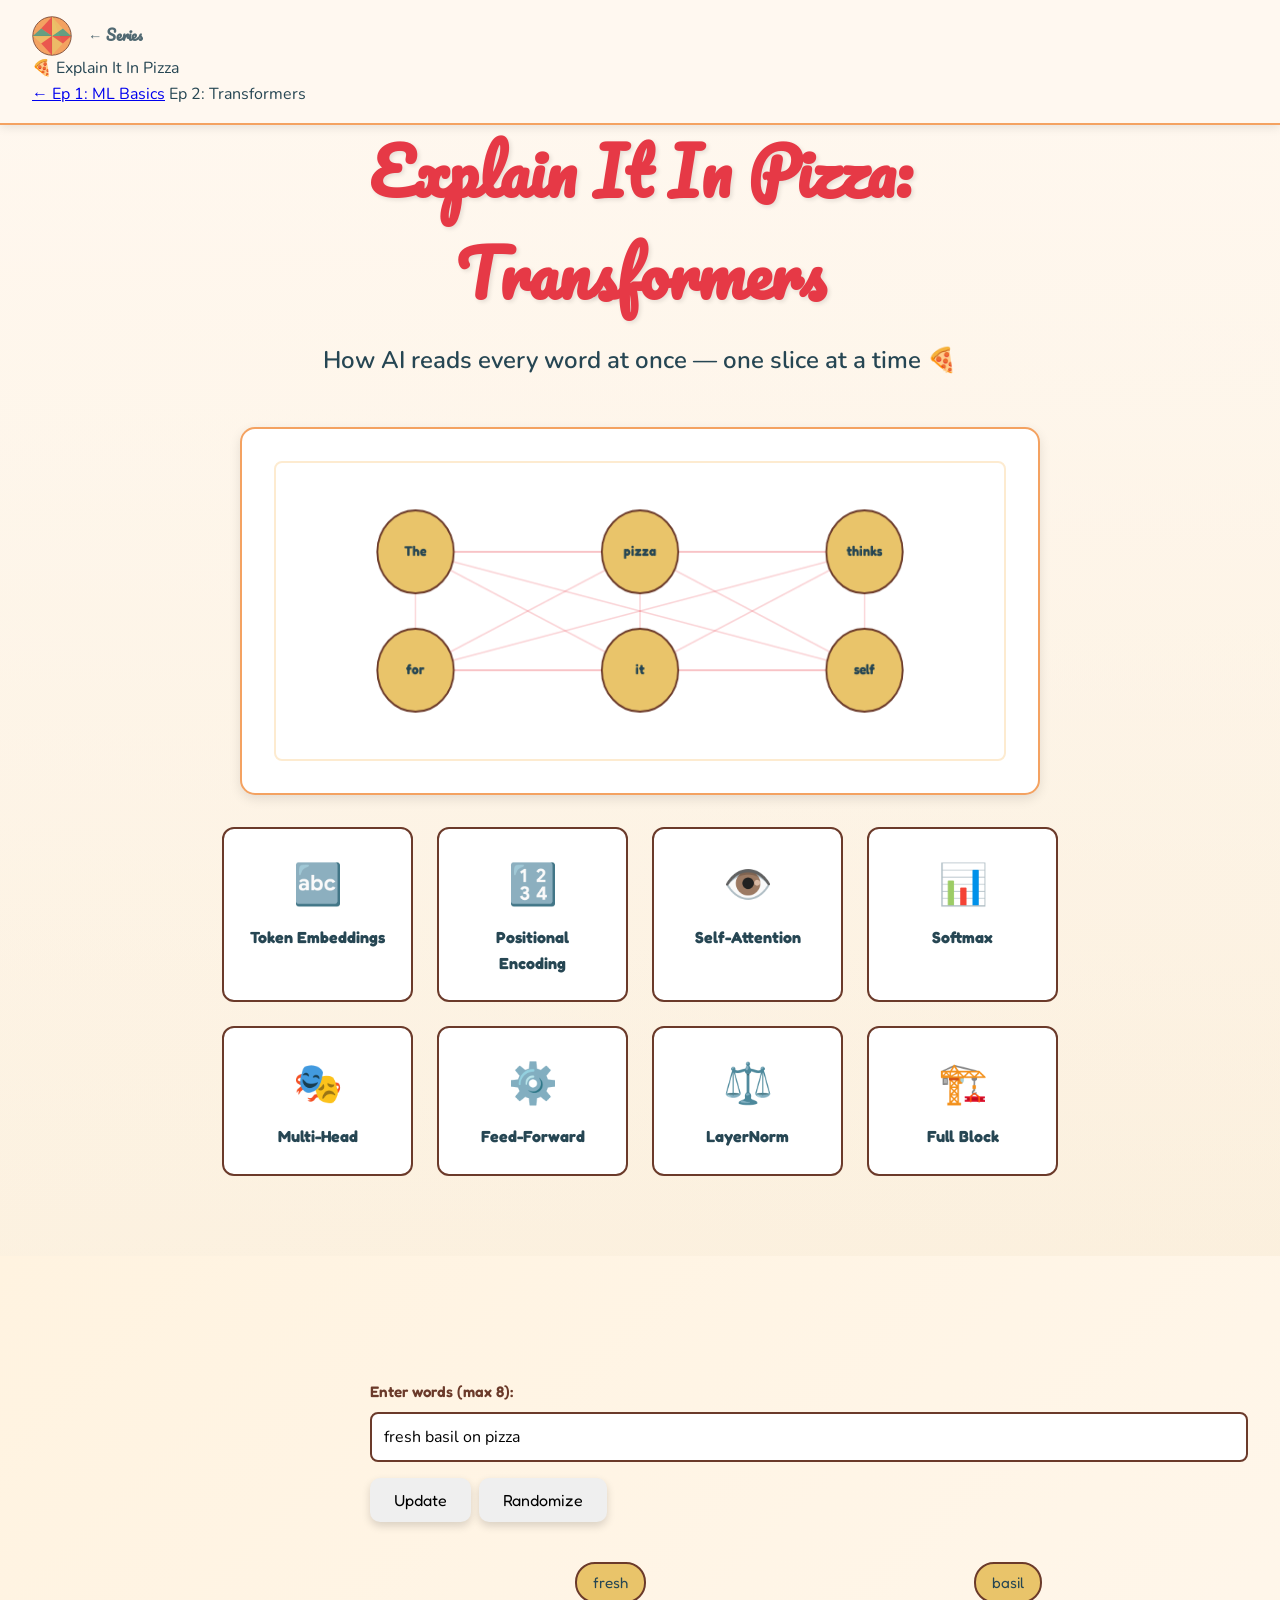
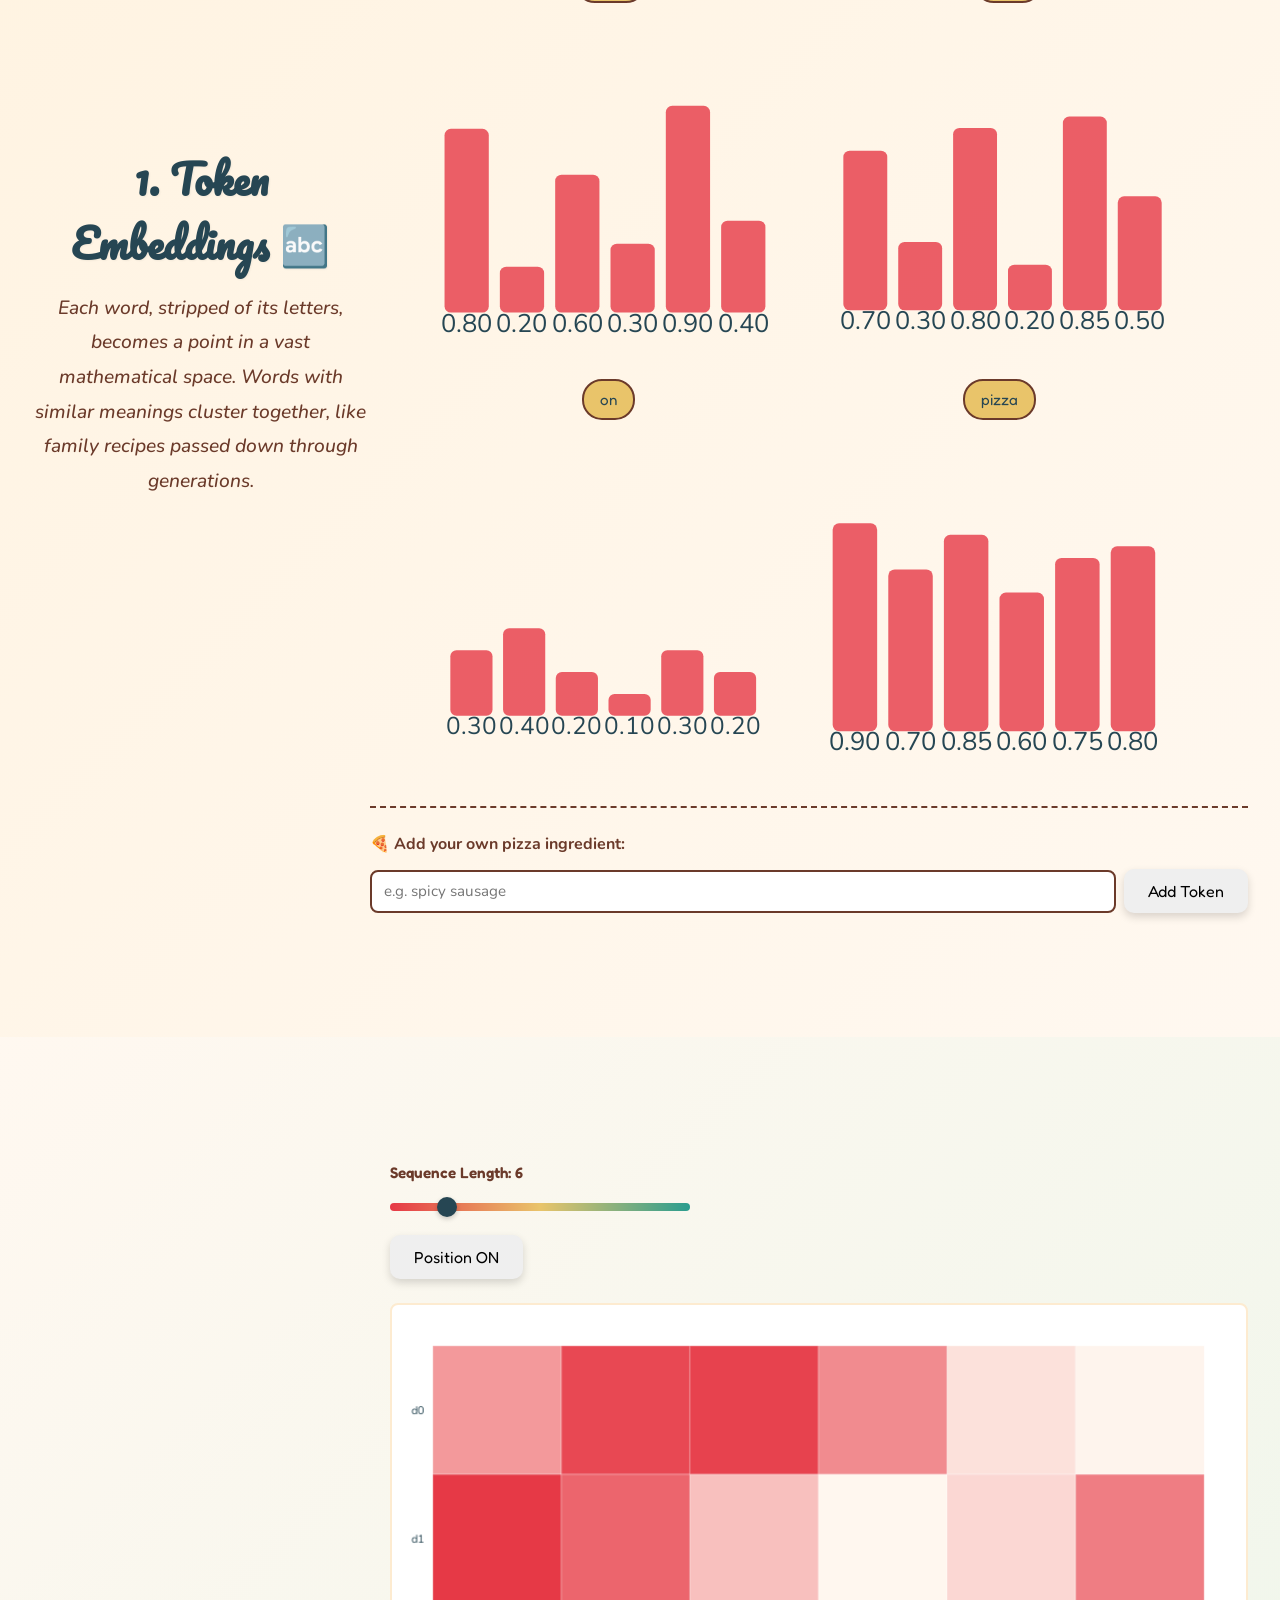
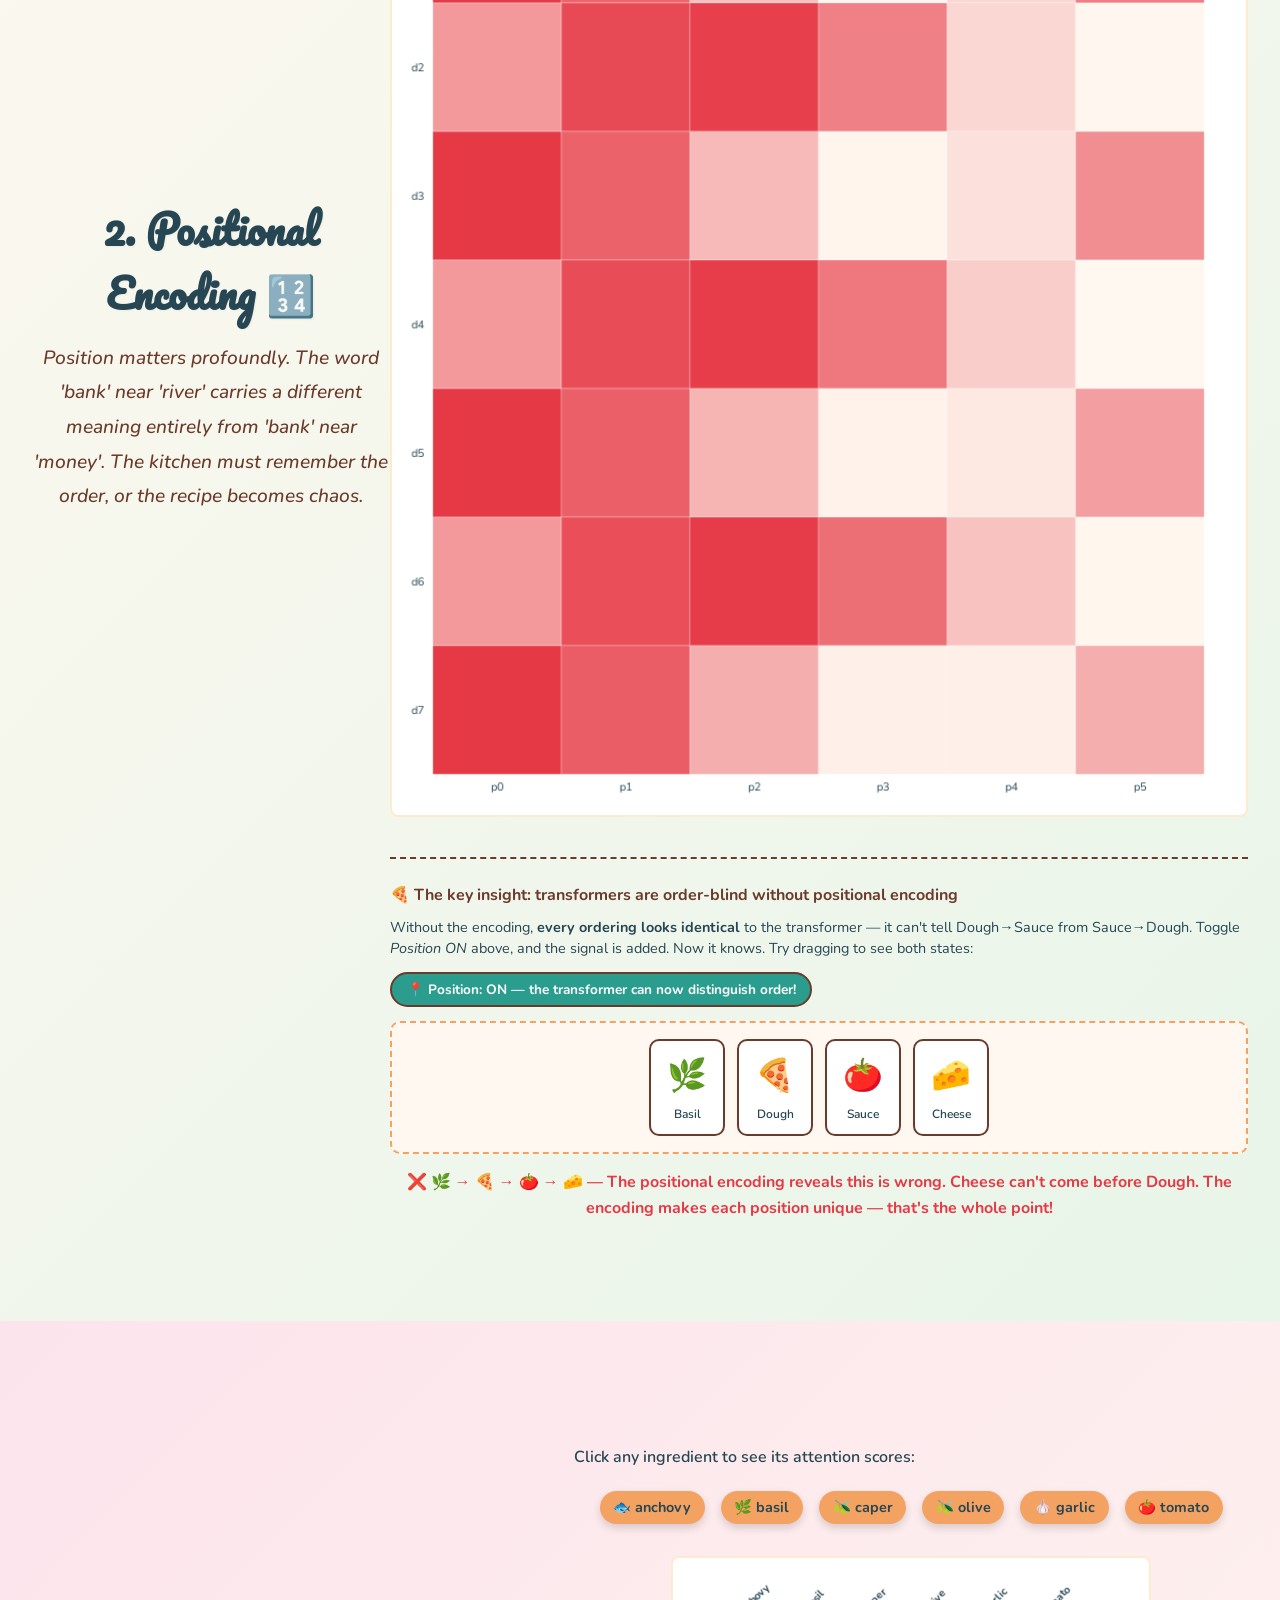
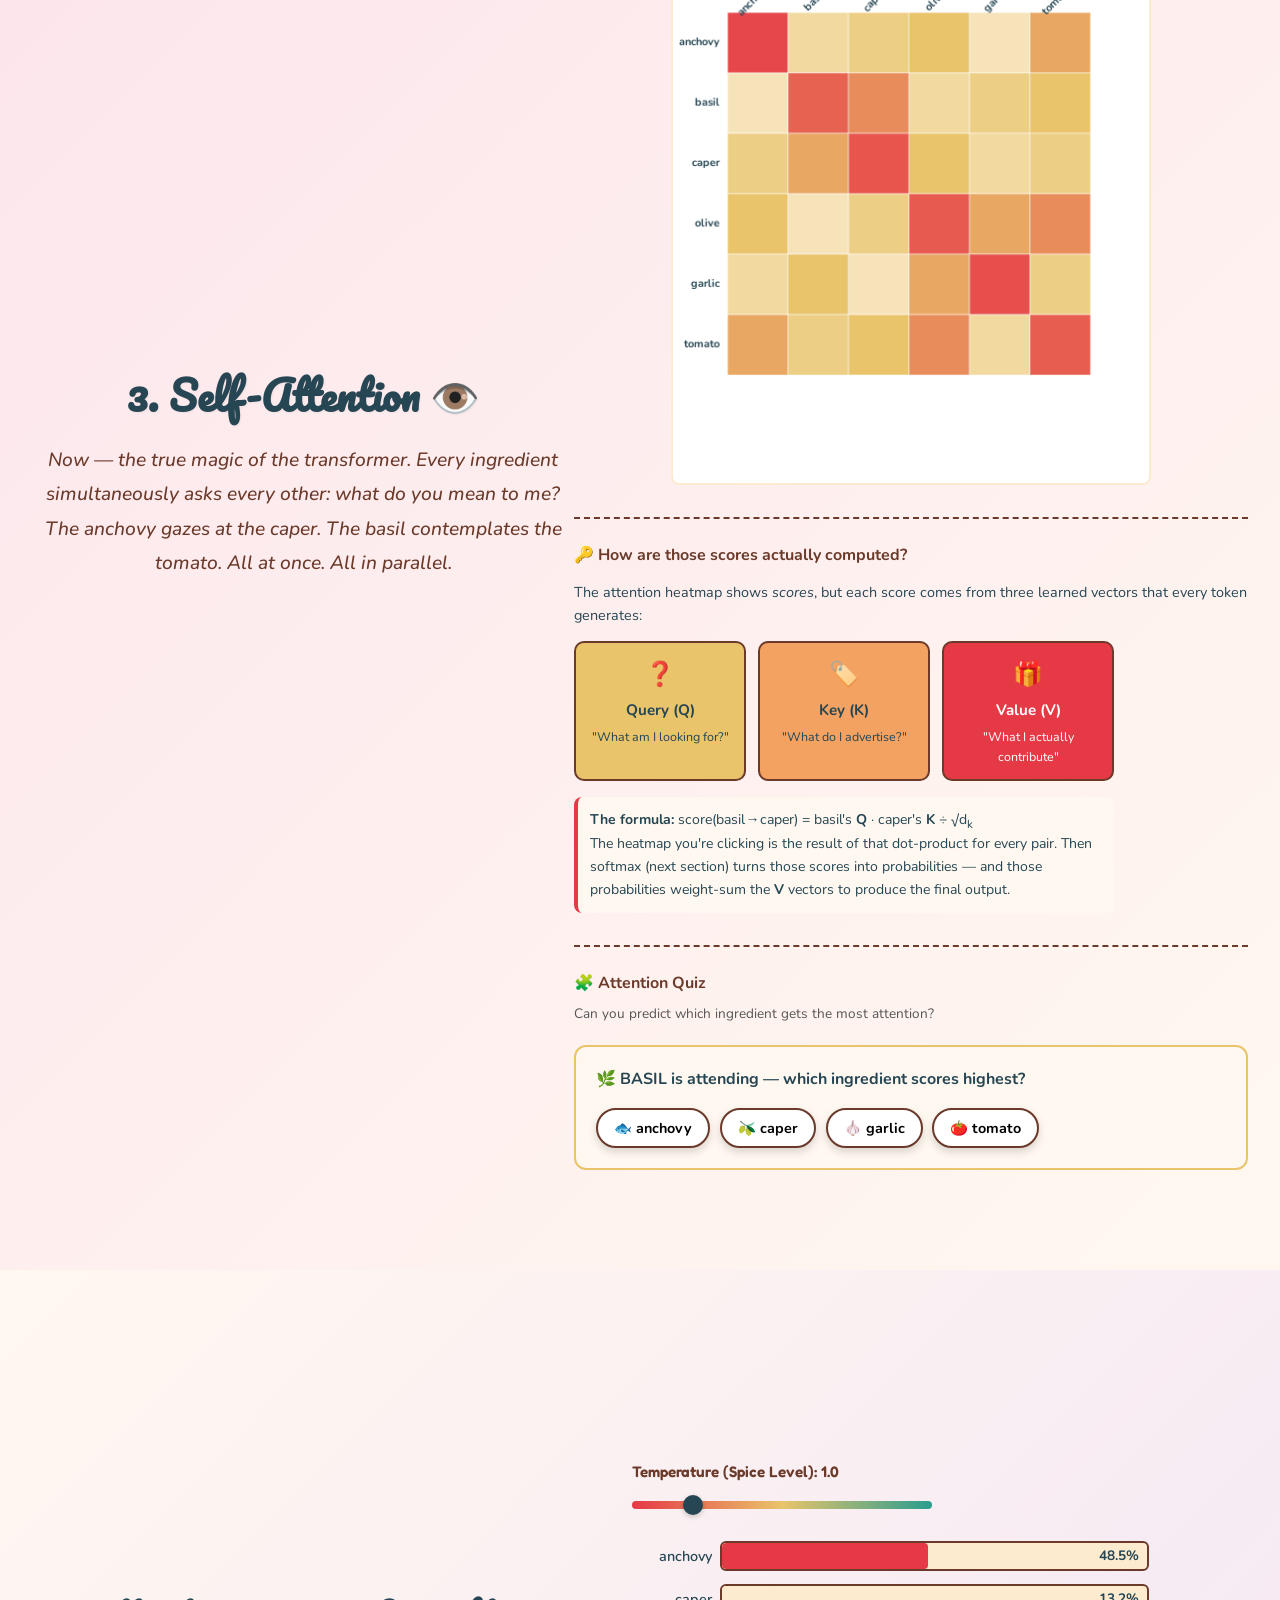
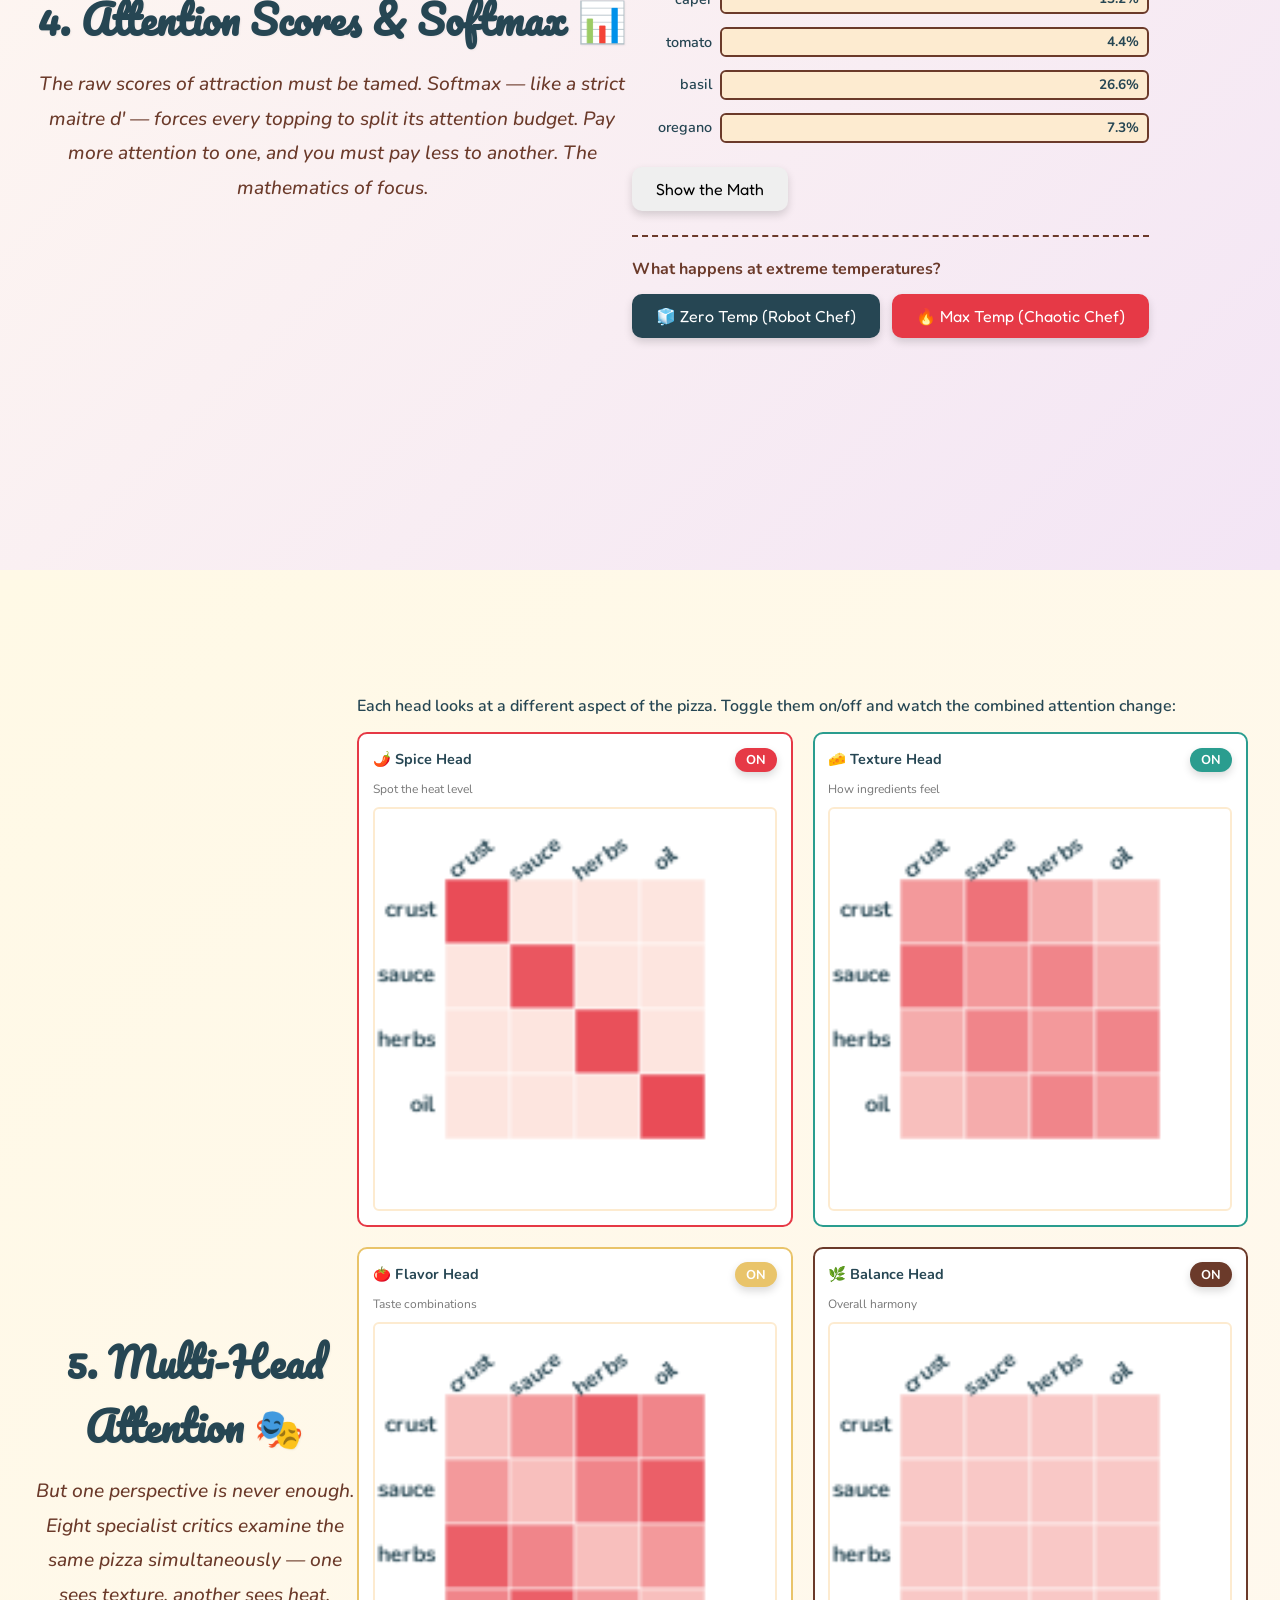
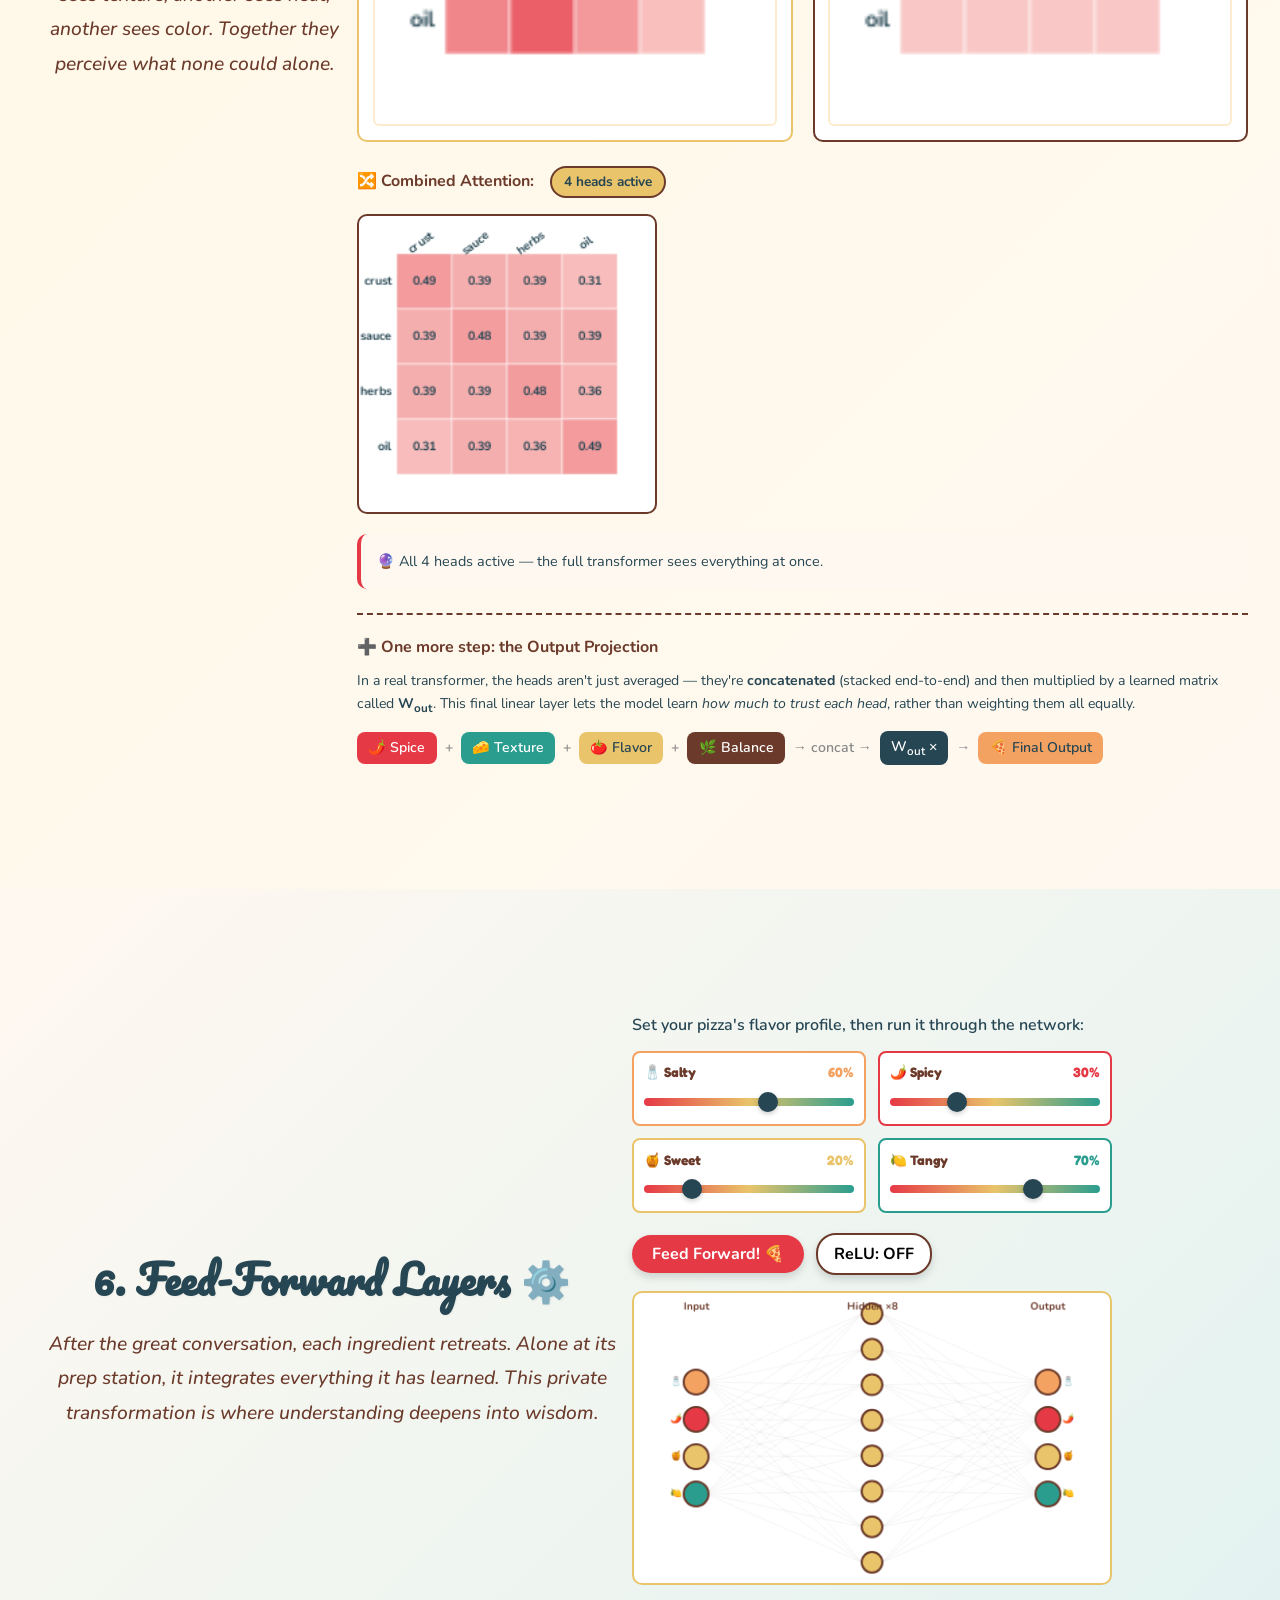
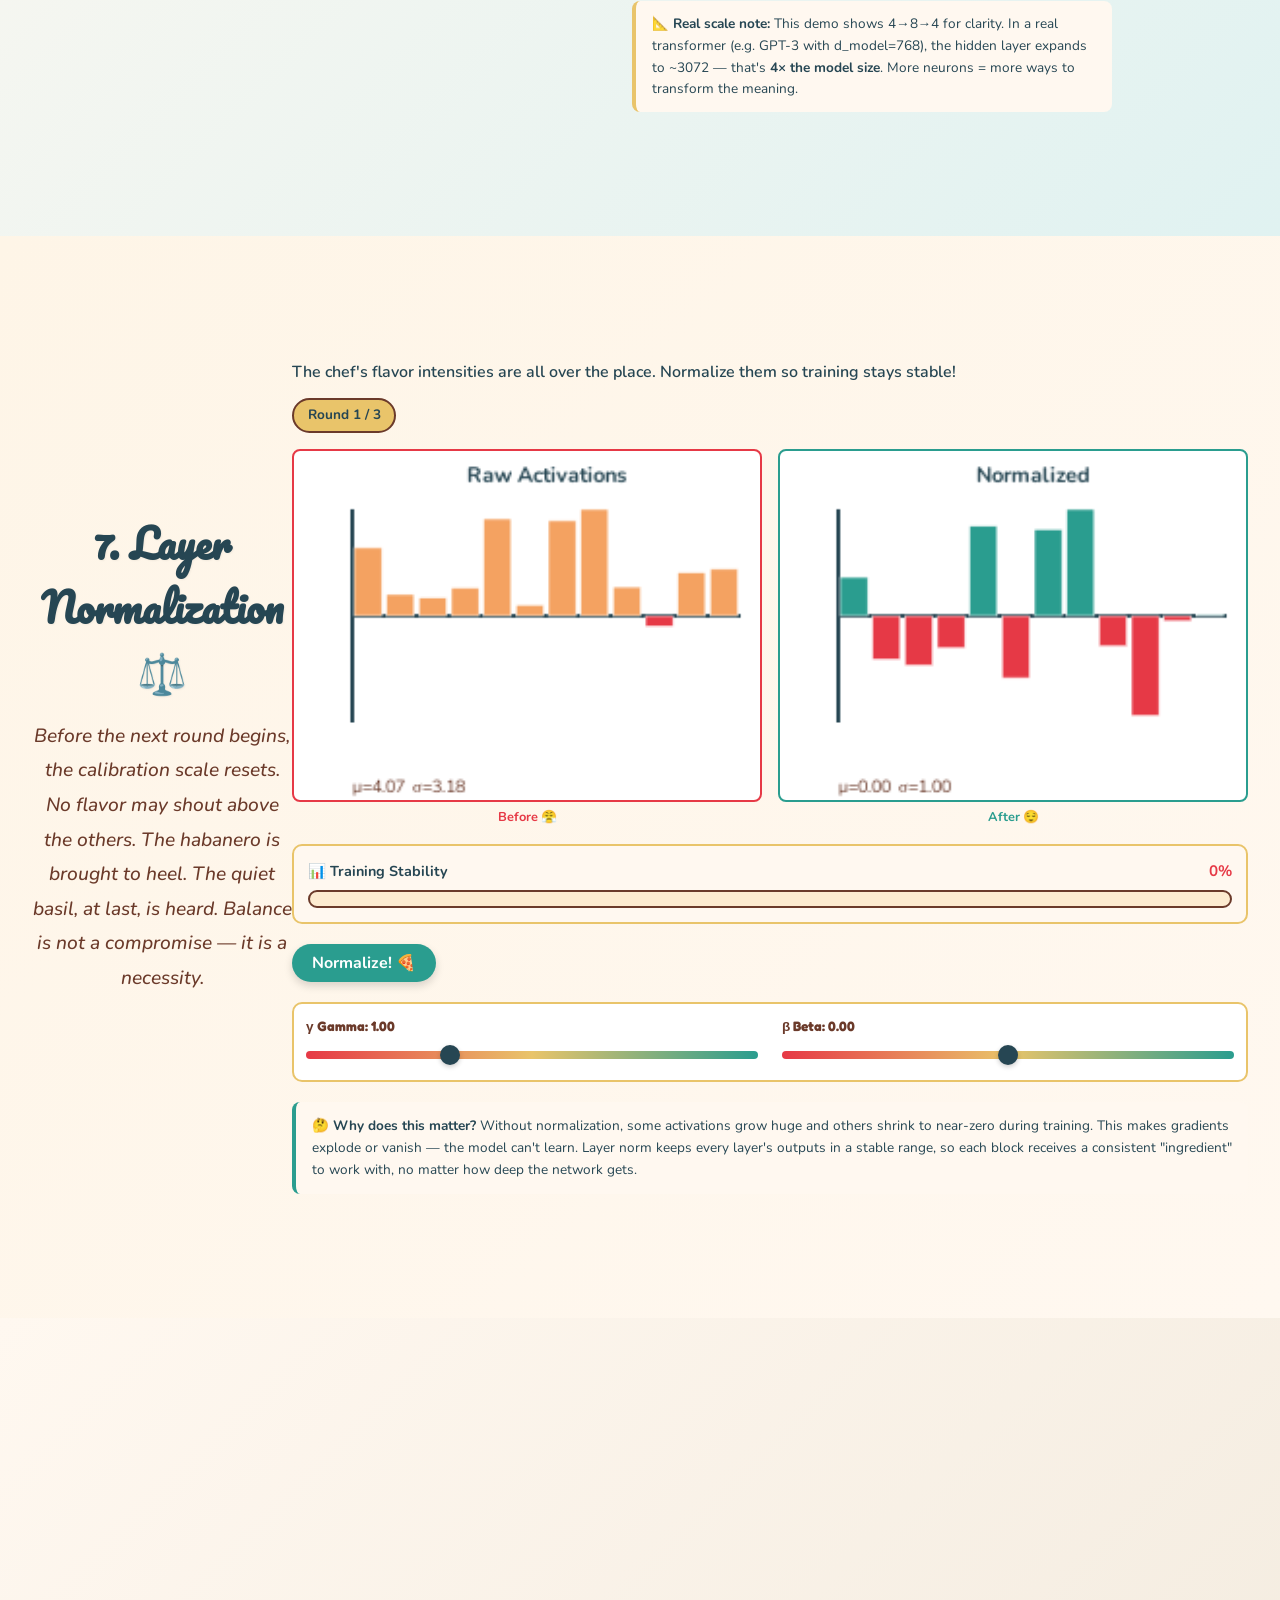
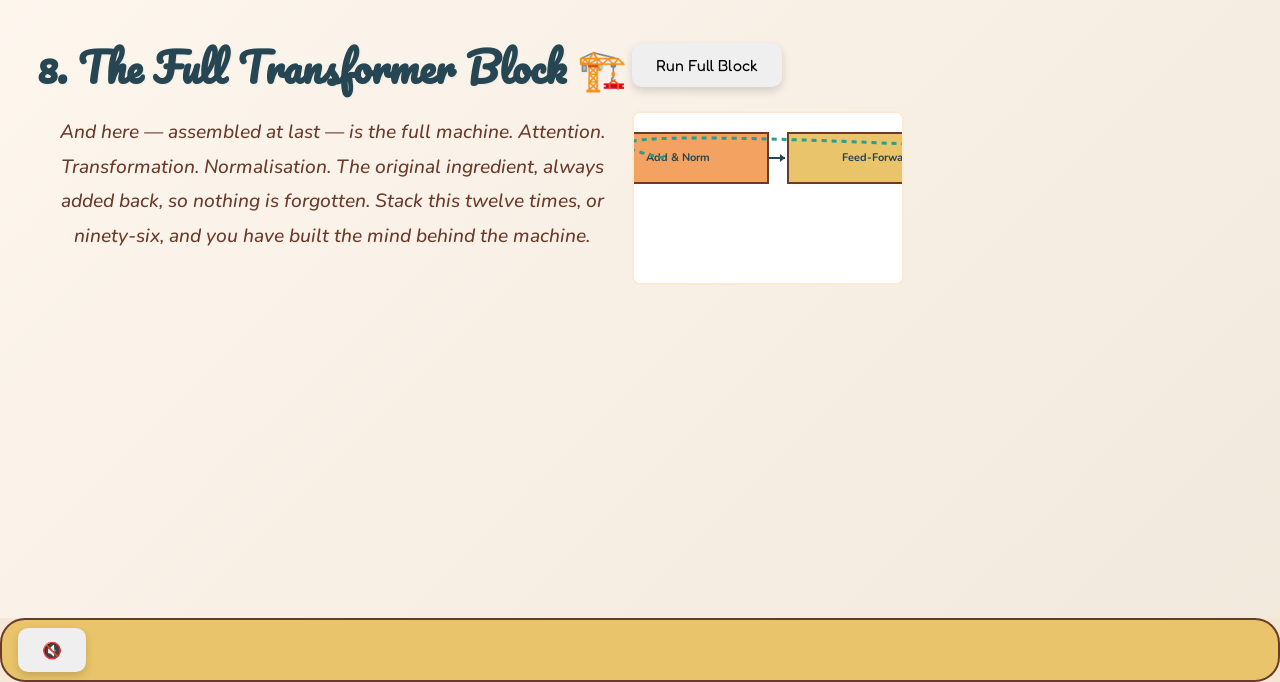
<file: ep2-transformers/index.html>
<!DOCTYPE html>
<html lang="en">
<head>
    <meta charset="UTF-8">
    <meta name="viewport" content="width=device-width, initial-scale=1.0">
    <title>Explain It In Pizza: Transformers</title>
    <link rel="preconnect" href="https://fonts.googleapis.com">
    <link rel="preconnect" href="https://fonts.gstatic.com" crossorigin>
    <link href="https://fonts.googleapis.com/css2?family=Fredoka+One&family=Nunito:wght@400;600;700&family=Pacifico&display=swap" rel="stylesheet">
    <link rel="stylesheet" href="style.css">
</head>
<body>
    <nav class="navbar">
        <div class="navbar-content">
            <div class="nav-brand">
              <a href="../index.html" style="text-decoration:none;color:inherit;display:flex;align-items:center;gap:0.5rem;">
                <svg class="nav-pizza" viewBox="0 0 100 100" width="40" height="40">
                  <circle cx="50" cy="50" r="48" fill="#F4A261" stroke="#6B3A2A" stroke-width="2"/>
                  <line x1="50" y1="2" x2="50" y2="98" stroke="#6B3A2A" stroke-width="1.5" opacity="0.3"/>
                  <line x1="2" y1="50" x2="98" y2="50" stroke="#6B3A2A" stroke-width="1.5" opacity="0.3"/>
                  <path d="M 50 2 L 77 69 L 50 98 Z" fill="#E9C46A" opacity="0.7" class="slice slice-1"/>
                  <path d="M 77 69 L 98 50 L 50 50 Z" fill="#E63946" opacity="0.7" class="slice slice-2"/>
                  <path d="M 98 50 L 77 31 L 50 50 Z" fill="#2A9D8F" opacity="0.7" class="slice slice-3"/>
                  <path d="M 77 31 L 50 2 L 50 50 Z" fill="#E9C46A" opacity="0.7" class="slice slice-4"/>
                  <path d="M 50 50 L 50 2 L 23 31 Z" fill="#E63946" opacity="0.7" class="slice slice-5"/>
                  <path d="M 50 50 L 23 31 L 2 50 Z" fill="#2A9D8F" opacity="0.7" class="slice slice-6"/>
                  <path d="M 50 50 L 2 50 L 23 69 Z" fill="#E9C46A" opacity="0.7" class="slice slice-7"/>
                  <path d="M 50 50 L 23 69 L 50 98 Z" fill="#E63946" opacity="0.7" class="slice slice-8"/>
                </svg>
                <span style="font-family:'Pacifico',cursive;font-size:0.9rem;opacity:0.8;">← Series</span>
              </a>
            </div>
            <div class="navbar-logo">🍕 Explain It In Pizza</div>
            <div class="episode-switcher">
                <a href="http://localhost:8765" class="nav-pill">← Ep 1: ML Basics</a>
                <span class="nav-pill active">Ep 2: Transformers</span>
            </div>
        </div>
    </nav>

    <!-- Hero Section -->
    <section class="hero">
      <div class="hero-content">
        <h1 class="hero-title">Explain It In Pizza: Transformers</h1>
        <p class="hero-subtitle">How AI reads every word at once — one slice at a time 🍕</p>
        <div class="token-grid-container">
            <canvas id="tokenGridCanvas"></canvas>
        </div>
        <div class="section-tiles">
            <div class="tile" data-section="1">
                <div class="tile-emoji">🔤</div>
                <div class="tile-title">Token Embeddings</div>
            </div>
            <div class="tile" data-section="2">
                <div class="tile-emoji">🔢</div>
                <div class="tile-title">Positional Encoding</div>
            </div>
            <div class="tile" data-section="3">
                <div class="tile-emoji">👁️</div>
                <div class="tile-title">Self-Attention</div>
            </div>
            <div class="tile" data-section="4">
                <div class="tile-emoji">📊</div>
                <div class="tile-title">Softmax</div>
            </div>
            <div class="tile" data-section="5">
                <div class="tile-emoji">🎭</div>
                <div class="tile-title">Multi-Head</div>
            </div>
            <div class="tile" data-section="6">
                <div class="tile-emoji">⚙️</div>
                <div class="tile-title">Feed-Forward</div>
            </div>
            <div class="tile" data-section="7">
                <div class="tile-emoji">⚖️</div>
                <div class="tile-title">LayerNorm</div>
            </div>
            <div class="tile" data-section="8">
                <div class="tile-emoji">🏗️</div>
                <div class="tile-title">Full Block</div>
            </div>
        </div>
      </div>
    </section>

    <!-- Section 1: Token Embeddings -->
    <section class="section" id="section-1" data-section="1">
        <div class="section-header">
            <h2>1. Token Embeddings 🔤</h2>
            <p class="section-narration"></p>
        </div>
        <div class="section-content">
            <p class="section-description">Every word gets a "flavor profile card" — taste dimensions as numbers.</p>
            <div id="embeddings-container"></div>
        </div>
    </section>

    <!-- Section 2: Positional Encoding -->
    <section class="section" id="section-2" data-section="2">
        <div class="section-header">
            <h2>2. Positional Encoding 🔢</h2>
            <p class="section-narration"></p>
        </div>
        <div class="section-content">
            <p class="section-description">Each topping slot is numbered — position matters!</p>
            <div id="positional-container"></div>
        </div>
    </section>

    <!-- Section 3: Self-Attention -->
    <section class="section" id="section-3" data-section="3">
        <div class="section-header">
            <h2>3. Self-Attention 👁️</h2>
            <p class="section-narration"></p>
        </div>
        <div class="section-content">
            <p class="section-description">Every topping looks at every other — all at once!</p>
            <div id="attention-container"></div>
        </div>
    </section>

    <!-- Section 4: Softmax -->
    <section class="section" id="section-4" data-section="4">
        <div class="section-header">
            <h2>4. Attention Scores & Softmax 📊</h2>
            <p class="section-narration"></p>
        </div>
        <div class="section-content">
            <p class="section-description">Split your attention budget — softmax enforces the rules.</p>
            <div id="softmax-container"></div>
        </div>
    </section>

    <!-- Section 5: Multi-Head Attention -->
    <section class="section" id="section-5" data-section="5">
        <div class="section-header">
            <h2>5. Multi-Head Attention 🎭</h2>
            <p class="section-narration"></p>
        </div>
        <div class="section-content">
            <p class="section-description">4 specialist critics examine the pizza simultaneously from different angles.</p>
            <div id="multihead-container"></div>
        </div>
    </section>

    <!-- Section 6: Feed-Forward -->
    <section class="section" id="section-6" data-section="6">
        <div class="section-header">
            <h2>6. Feed-Forward Layers ⚙️</h2>
            <p class="section-narration"></p>
        </div>
        <div class="section-content">
            <p class="section-description">Each ingredient retreats to its own prep station to think alone.</p>
            <div id="feedforward-container"></div>
        </div>
    </section>

    <!-- Section 7: LayerNorm -->
    <section class="section" id="section-7" data-section="7">
        <div class="section-header">
            <h2>7. Layer Normalization ⚖️</h2>
            <p class="section-narration"></p>
        </div>
        <div class="section-content">
            <p class="section-description">The kitchen calibration scale that re-zeros all flavors between rounds.</p>
            <div id="layernorm-container"></div>
        </div>
    </section>

    <!-- Section 8: Full Transformer Block -->
    <section class="section" id="section-8" data-section="8">
        <div class="section-header">
            <h2>8. The Full Transformer Block 🏗️</h2>
            <p class="section-narration"></p>
        </div>
        <div class="section-content">
            <p class="section-description">One complete kitchen round — attention, prep, recalibration, and the residual always returned.</p>
            <div id="transformer-container"></div>
        </div>
    </section>

    <!-- Sound toggle -->
    <div class="sound-toggle">
        <button id="soundBtn" title="Toggle narration">🔊</button>
    </div>

    <script type="module" src="main.js"></script>
</body>
</html>
</file>
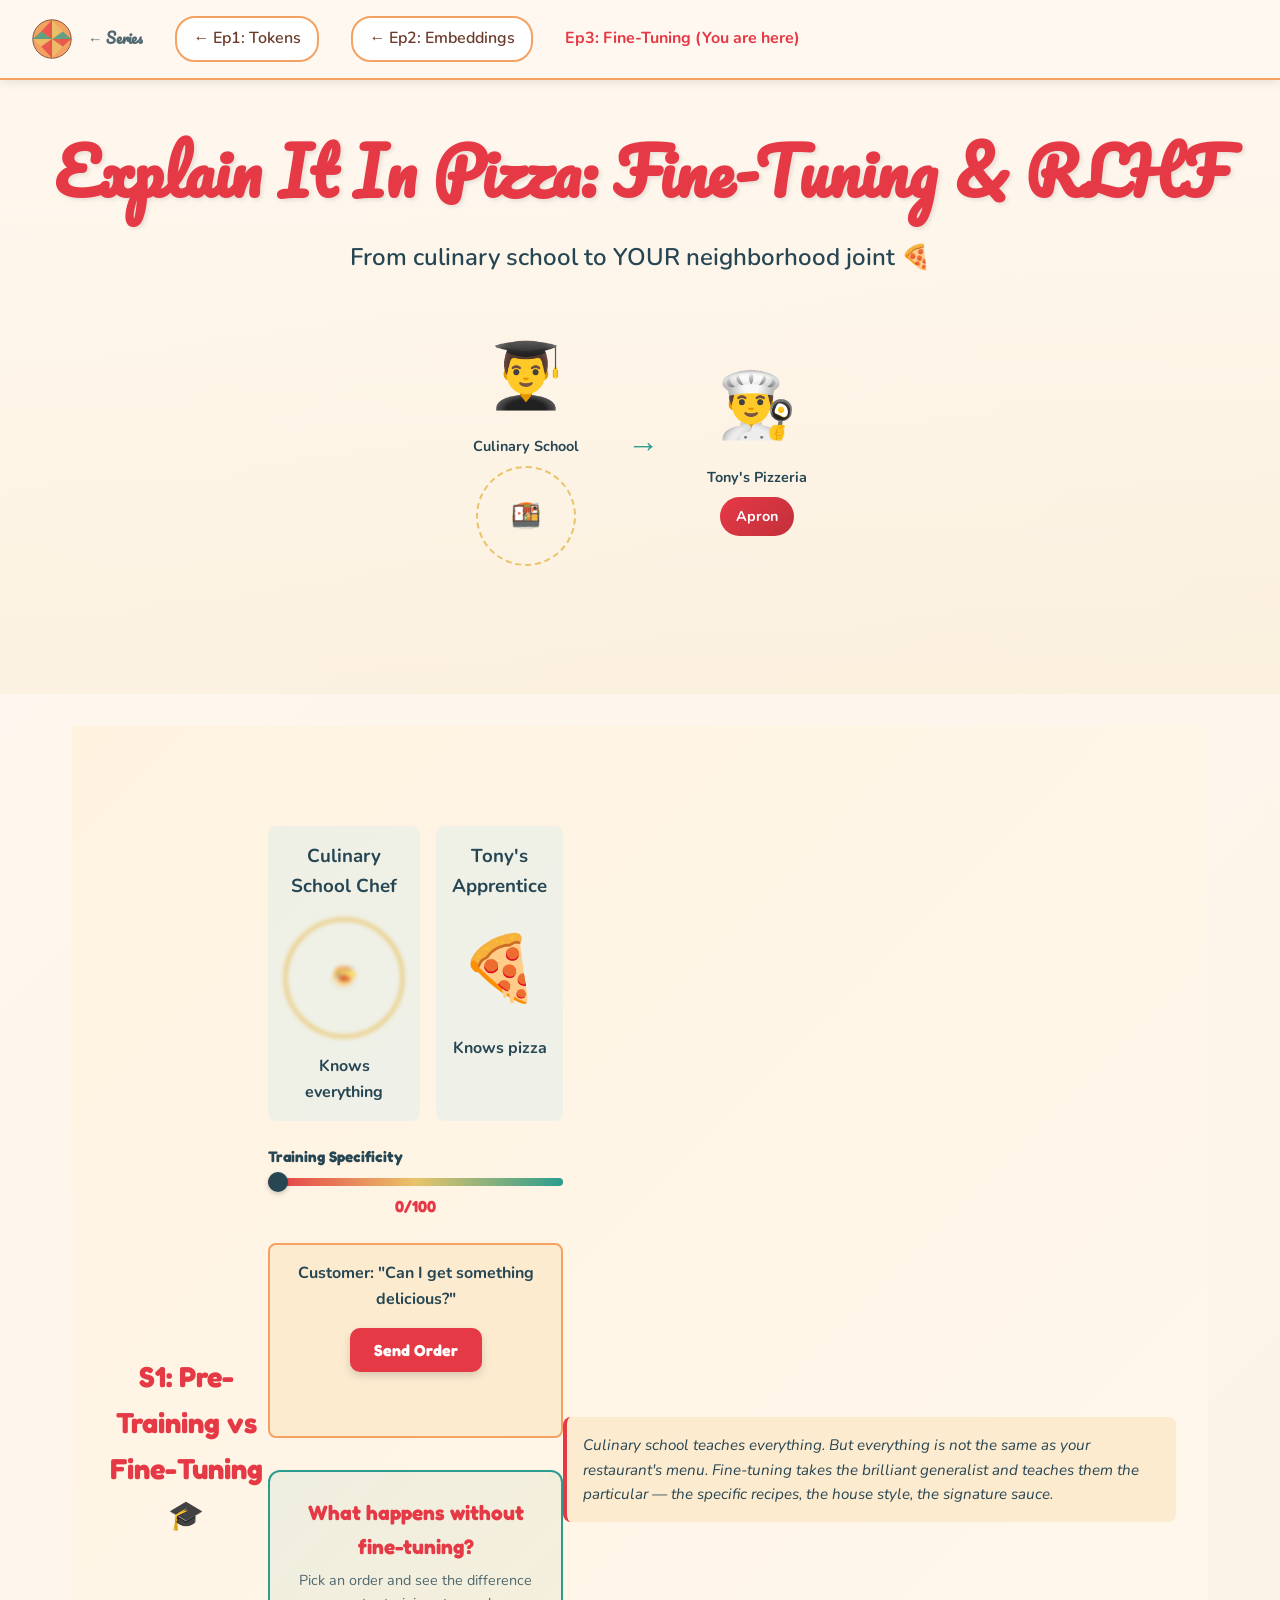
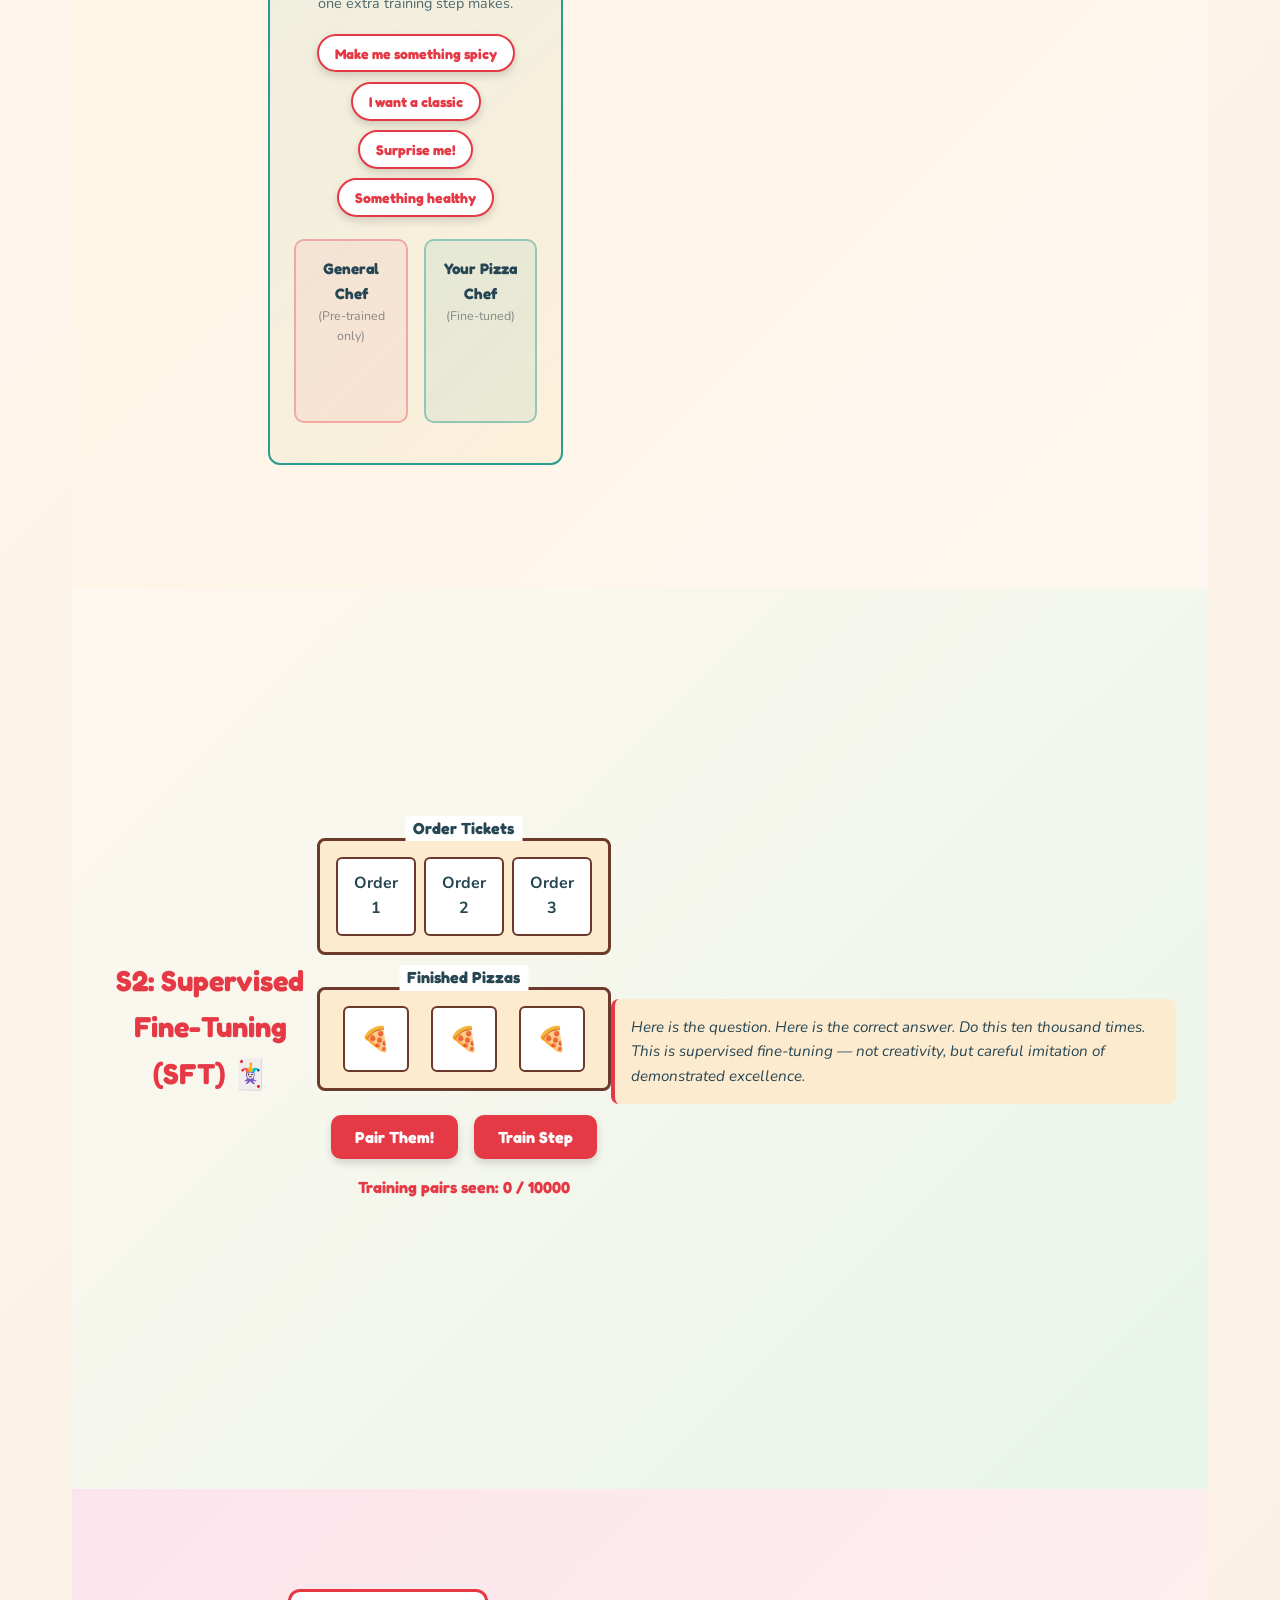
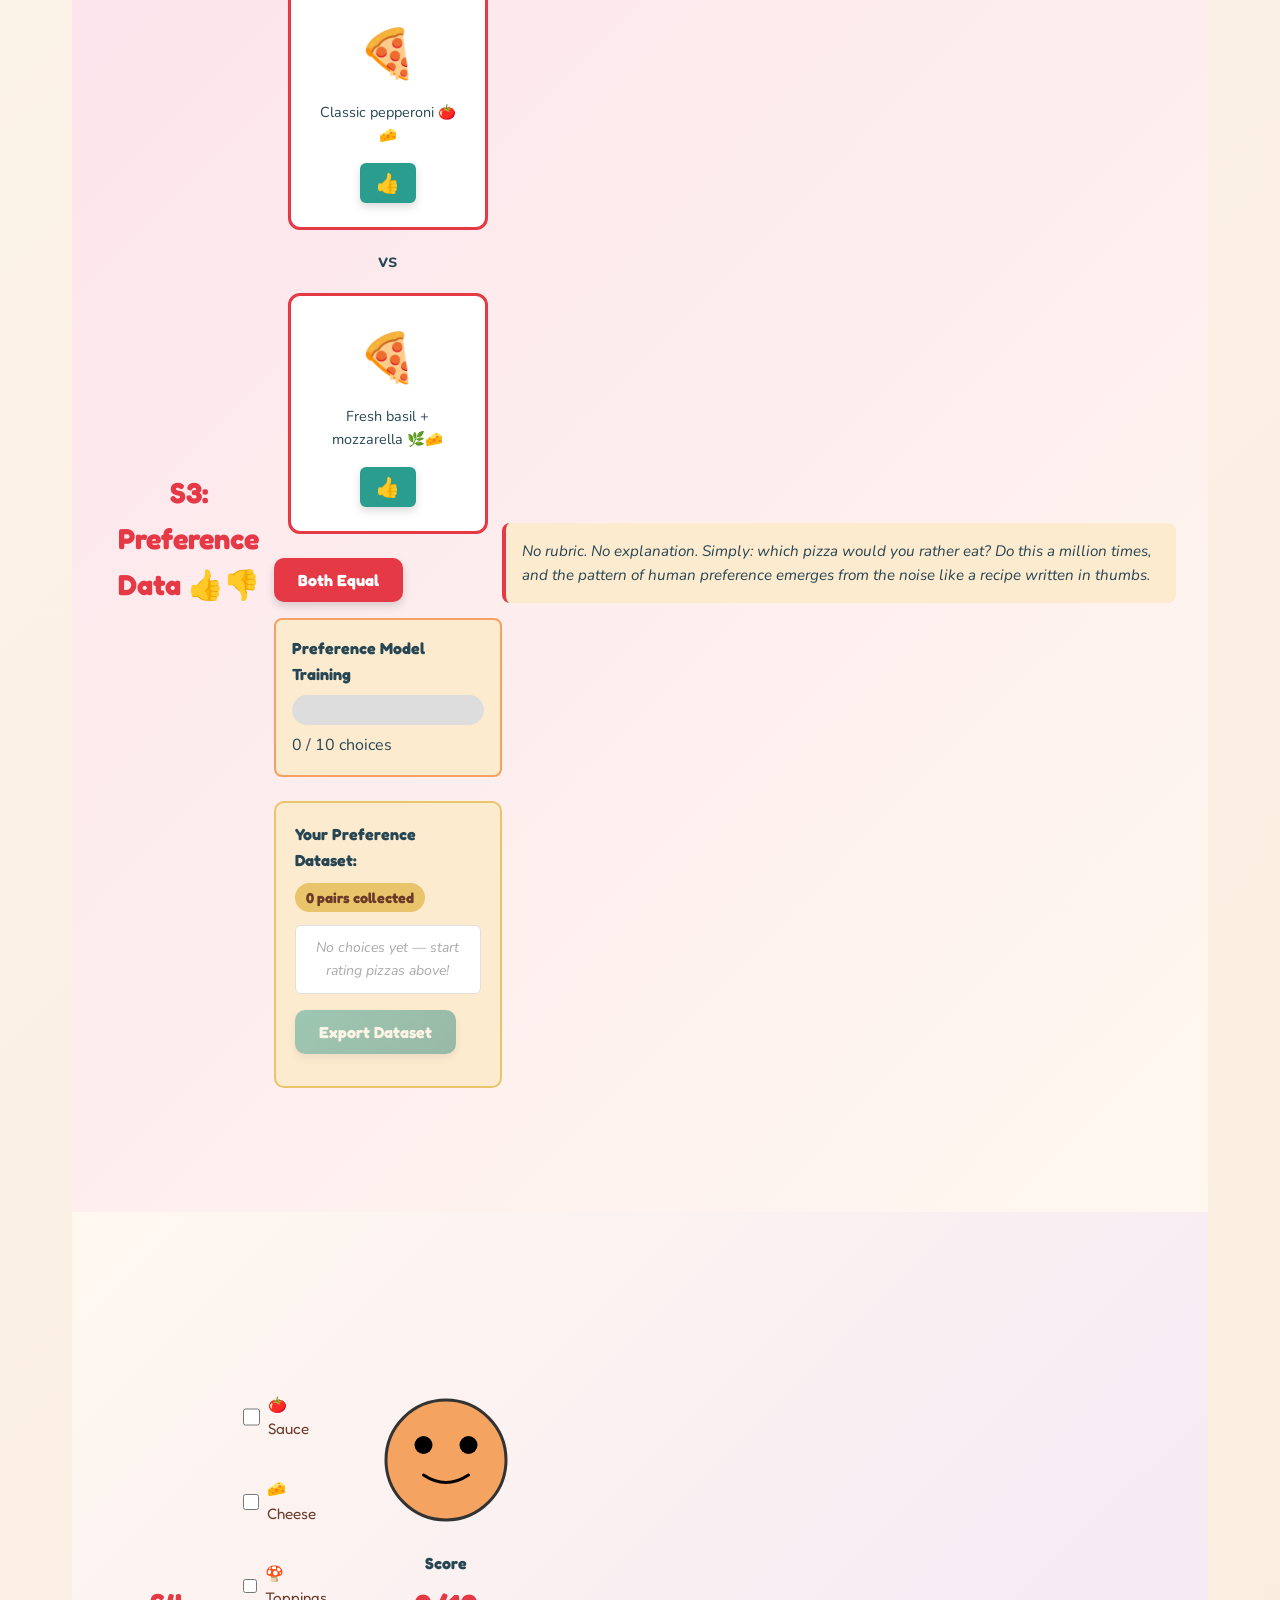
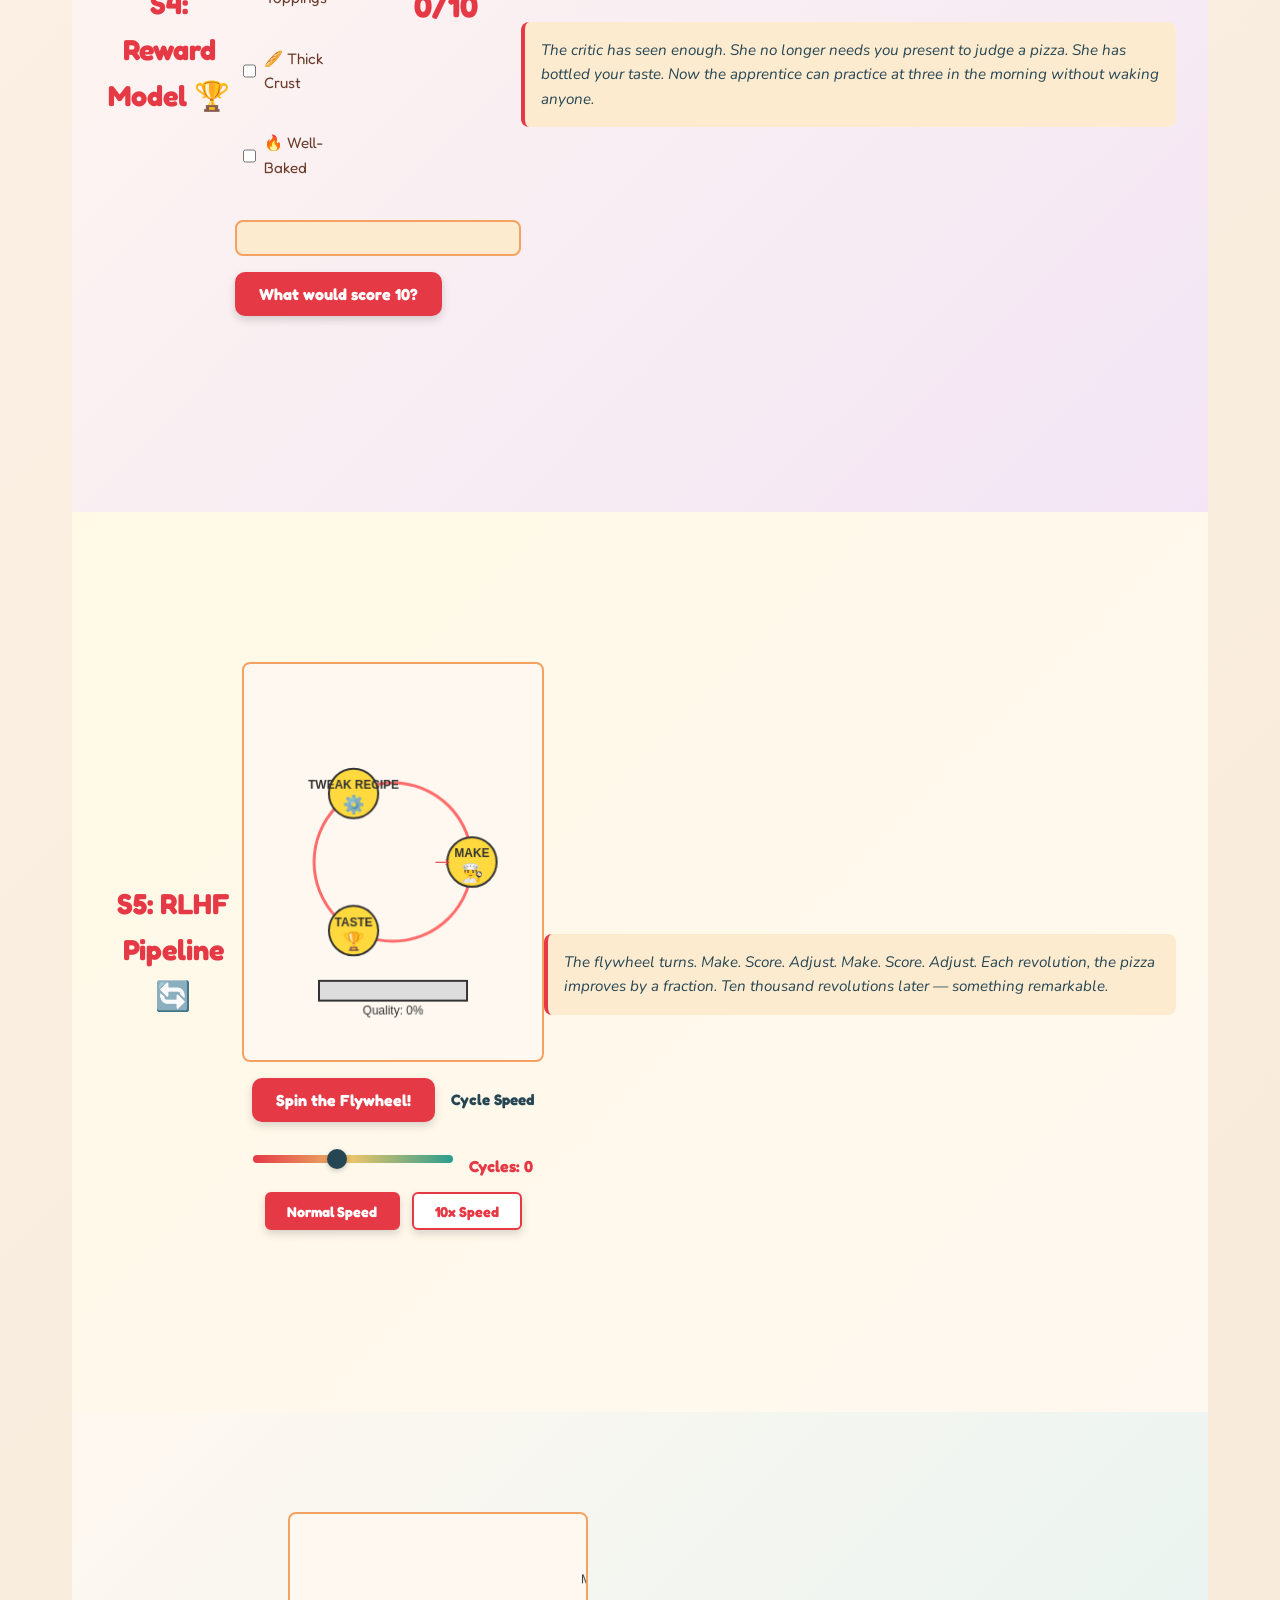
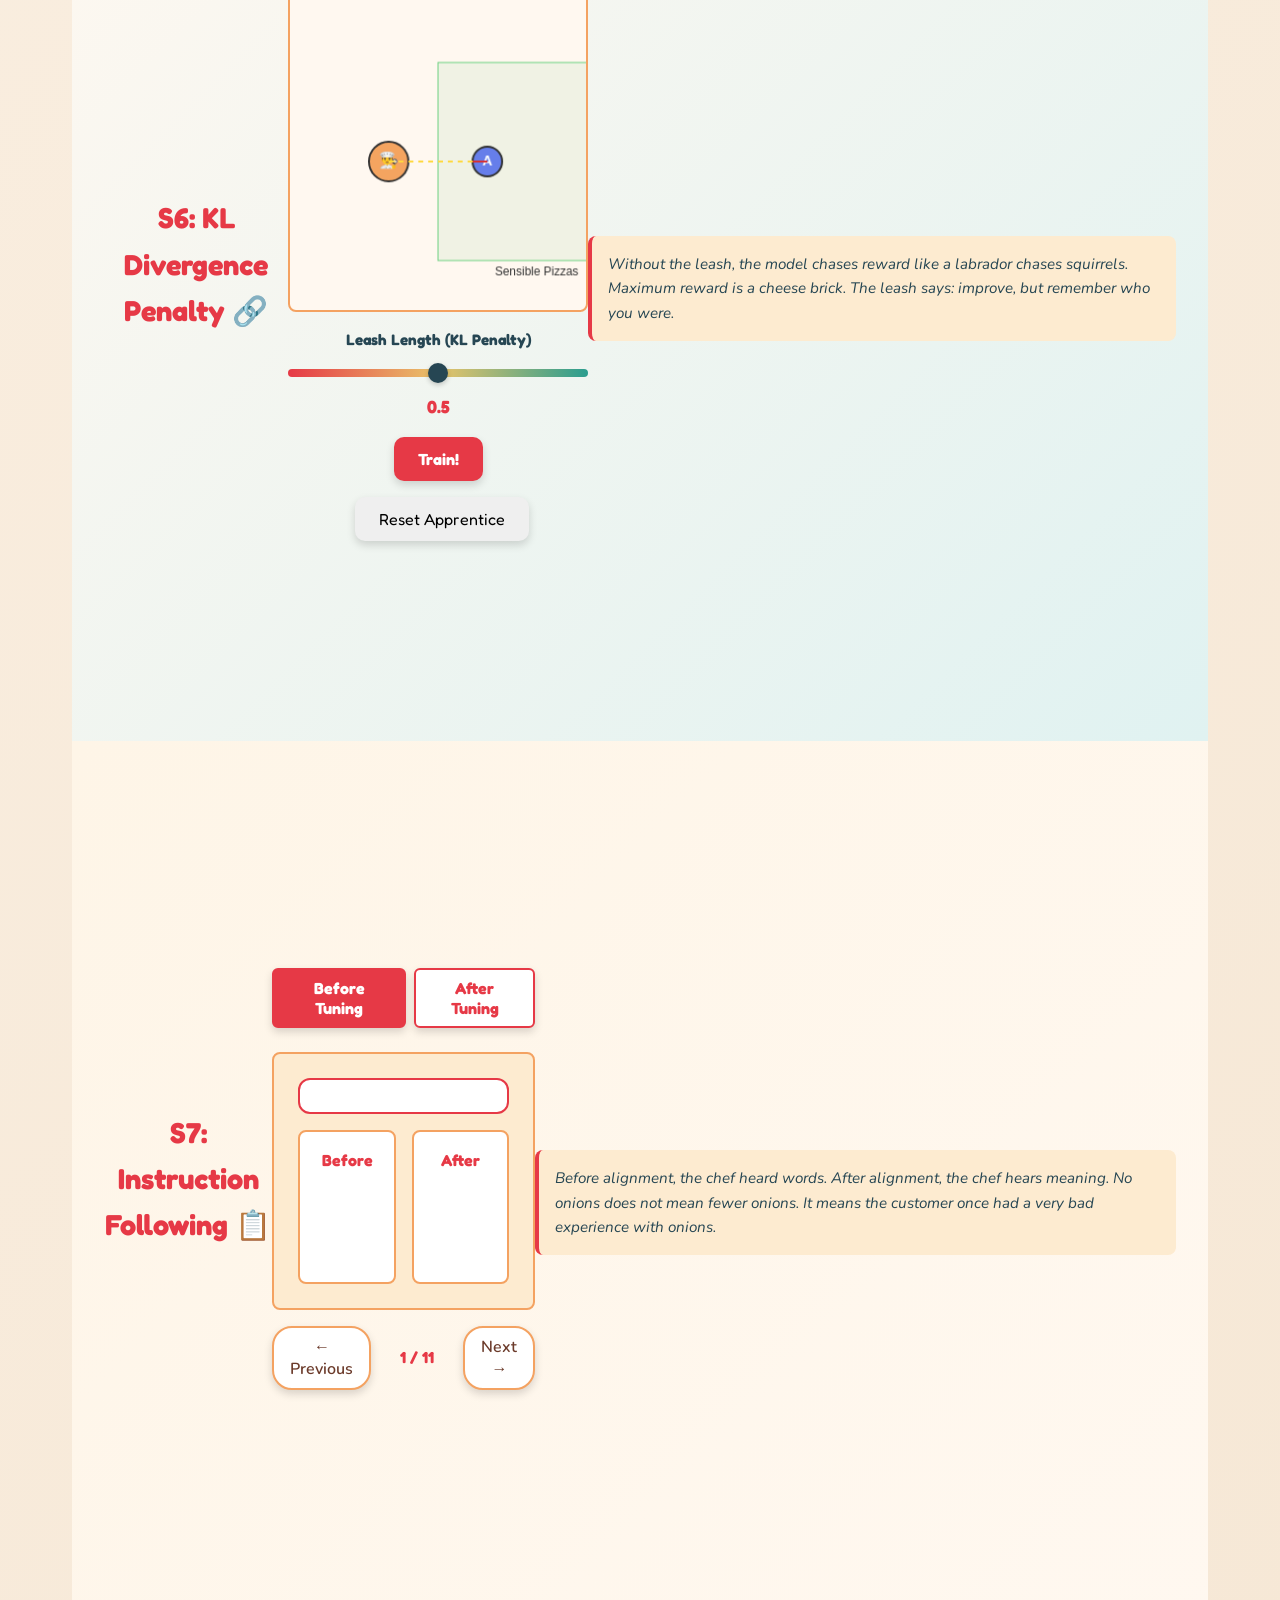
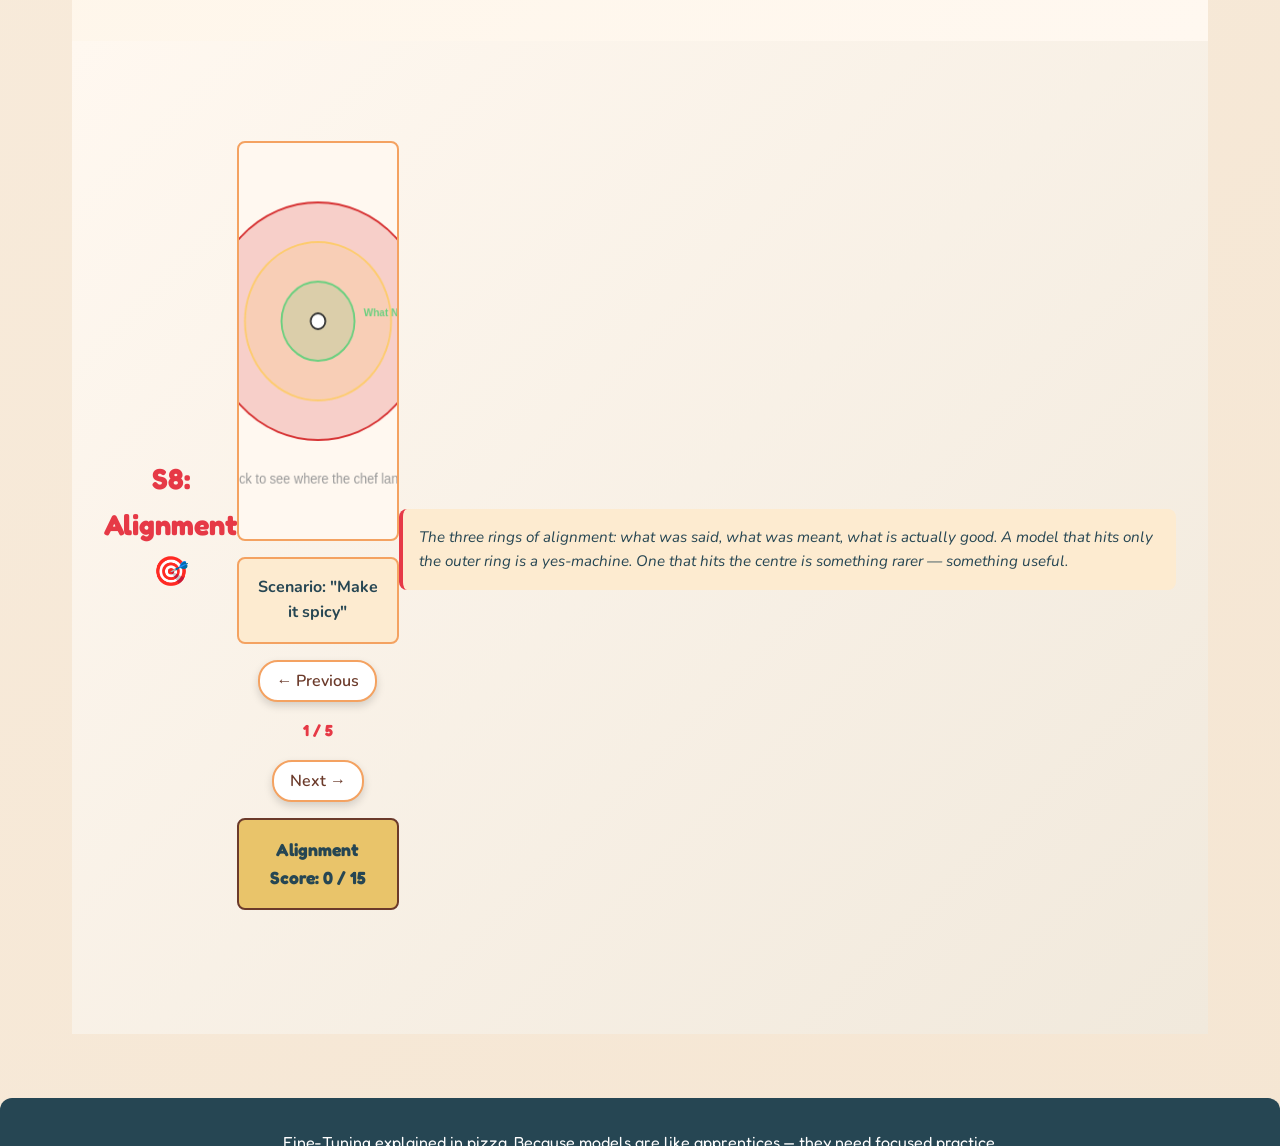
<file: ep3-finetuning/index.html>
<!DOCTYPE html>
<html lang="en">
<head>
    <meta charset="UTF-8">
    <meta name="viewport" content="width=device-width, initial-scale=1.0">
    <title>Explain It In Pizza: Fine-Tuning & RLHF</title>
    <link rel="preconnect" href="https://fonts.googleapis.com">
    <link rel="preconnect" href="https://fonts.gstatic.com" crossorigin>
    <link href="https://fonts.googleapis.com/css2?family=Fredoka+One&family=Nunito:wght@400;600;700&family=Pacifico&display=swap" rel="stylesheet">
    <link rel="stylesheet" href="style.css">
</head>
<body>
    <nav class="episode-nav">
        <div class="nav-brand">
          <a href="../index.html" style="text-decoration:none;color:inherit;display:flex;align-items:center;gap:0.5rem;">
            <svg class="nav-pizza" viewBox="0 0 100 100" width="40" height="40">
              <circle cx="50" cy="50" r="48" fill="#F4A261" stroke="#6B3A2A" stroke-width="2"/>
              <line x1="50" y1="2" x2="50" y2="98" stroke="#6B3A2A" stroke-width="1.5" opacity="0.3"/>
              <line x1="2" y1="50" x2="98" y2="50" stroke="#6B3A2A" stroke-width="1.5" opacity="0.3"/>
              <path d="M 50 2 L 77 69 L 50 98 Z" fill="#E9C46A" opacity="0.7" class="slice slice-1"/>
              <path d="M 77 69 L 98 50 L 50 50 Z" fill="#E63946" opacity="0.7" class="slice slice-2"/>
              <path d="M 98 50 L 77 31 L 50 50 Z" fill="#2A9D8F" opacity="0.7" class="slice slice-3"/>
              <path d="M 77 31 L 50 2 L 50 50 Z" fill="#E9C46A" opacity="0.7" class="slice slice-4"/>
              <path d="M 50 50 L 50 2 L 23 31 Z" fill="#E63946" opacity="0.7" class="slice slice-5"/>
              <path d="M 50 50 L 23 31 L 2 50 Z" fill="#2A9D8F" opacity="0.7" class="slice slice-6"/>
              <path d="M 50 50 L 2 50 L 23 69 Z" fill="#E9C46A" opacity="0.7" class="slice slice-7"/>
              <path d="M 50 50 L 23 69 L 50 98 Z" fill="#E63946" opacity="0.7" class="slice slice-8"/>
            </svg>
            <span style="font-family:'Pacifico',cursive;font-size:0.9rem;opacity:0.8;">← Series</span>
          </a>
        </div>
        <a href="http://localhost:8765" class="nav-btn">← Ep1: Tokens</a>
        <a href="http://localhost:8766" class="nav-btn">← Ep2: Embeddings</a>
        <span class="nav-active">Ep3: Fine-Tuning (You are here)</span>
    </nav>

    <div id="app" class="app-container">
        <section class="hero">
            <h1 class="hero-title">Explain It In Pizza: Fine-Tuning & RLHF</h1>
            <p class="hero-subtitle">From culinary school to YOUR neighborhood joint 🍕</p>
            <div class="hero-visual">
                <div class="hero-left">
                    <div class="chef-icon">👨‍🎓</div>
                    <p class="hero-label">Culinary School</p>
                    <div class="globe-animation">
                        <span class="food-emoji food-1">🍔</span>
                        <span class="food-emoji food-2">🍣</span>
                        <span class="food-emoji food-3">🌮</span>
                        <span class="food-emoji food-4">🍝</span>
                        <span class="food-emoji food-5">🍱</span>
                    </div>
                </div>
                <div class="hero-arrow">→</div>
                <div class="hero-right">
                    <div class="chef-icon">👨‍🍳</div>
                    <p class="hero-label">Tony's Pizzeria</p>
                    <div class="apron-badge">Apron</div>
                </div>
            </div>
        </section>

        <main class="sections-container">
            <!-- S1: Pre-Training vs Fine-Tuning -->
            <section id="s1" class="section" data-section="1">
                <h2 class="section-title">S1: Pre-Training vs Fine-Tuning 🎓</h2>
                <div class="section-content">
                    <div class="split-screen">
                        <div class="screen-left">
                            <h3>Culinary School Chef</h3>
                            <div class="blurry-globe">
                                <span class="orbiting-food">🍔</span>
                                <span class="orbiting-food">🍣</span>
                                <span class="orbiting-food">🌮</span>
                                <span class="orbiting-food">🍝</span>
                            </div>
                            <p class="food-label">Knows everything</p>
                        </div>
                        <div class="screen-right">
                            <h3>Tony's Apprentice</h3>
                            <div class="sharp-pizza">🍕</div>
                            <p class="food-label">Knows pizza</p>
                        </div>
                    </div>
                    <div class="slider-section">
                        <label for="specificity-slider">Training Specificity</label>
                        <input type="range" id="specificity-slider" min="0" max="100" value="0" class="slider">
                        <div class="slider-display">
                            <span id="specificity-value">0</span>/100
                        </div>
                    </div>
                    <div class="order-demo">
                        <p class="order-text">Customer: "Can I get something delicious?"</p>
                        <button id="send-order-btn" class="action-btn">Send Order</button>
                        <div id="order-result" class="result-display"></div>
                    </div>

                    <!-- Comparison panel: with vs without fine-tuning -->
                    <div class="comparison-panel-wrapper">
                        <h3 class="comparison-heading">What happens without fine-tuning?</h3>
                        <p class="comparison-subtext">Pick an order and see the difference one extra training step makes.</p>
                        <div class="preset-order-btns">
                            <button class="preset-btn" data-order="spicy">Make me something spicy</button>
                            <button class="preset-btn" data-order="classic">I want a classic</button>
                            <button class="preset-btn" data-order="surprise">Surprise me!</button>
                            <button class="preset-btn" data-order="healthy">Something healthy</button>
                        </div>
                        <div class="comparison-columns">
                            <div class="comparison-col comparison-col--before">
                                <div class="comparison-col-label">General Chef</div>
                                <div class="comparison-col-sublabel">(Pre-trained only)</div>
                                <div id="general-chef-response" class="comparison-response"></div>
                            </div>
                            <div class="comparison-col comparison-col--after">
                                <div class="comparison-col-label">Your Pizza Chef</div>
                                <div class="comparison-col-sublabel">(Fine-tuned)</div>
                                <div id="pizza-chef-response" class="comparison-response"></div>
                            </div>
                        </div>
                        <p id="comparison-tagline" class="comparison-tagline hidden">Same base model. One extra training step makes all the difference.</p>
                    </div>
                </div>
                <div class="narrator-box">
                    <p id="narrator-1" class="narrator-text"></p>
                </div>
            </section>

            <!-- S2: Supervised Fine-Tuning -->
            <section id="s2" class="section" data-section="2">
                <h2 class="section-title">S2: Supervised Fine-Tuning (SFT) 🃏</h2>
                <div class="section-content">
                    <div class="conveyor-container">
                        <div class="conveyor orders-belt">
                            <span class="conveyor-label">Order Tickets</span>
                            <div class="belt-items">
                                <div class="order-item">Order 1</div>
                                <div class="order-item">Order 2</div>
                                <div class="order-item">Order 3</div>
                            </div>
                        </div>
                        <div class="conveyor pizzas-belt">
                            <span class="conveyor-label">Finished Pizzas</span>
                            <div class="belt-items">
                                <div class="pizza-item">🍕</div>
                                <div class="pizza-item">🍕</div>
                                <div class="pizza-item">🍕</div>
                            </div>
                        </div>
                    </div>
                    <div class="training-controls">
                        <button id="pair-btn" class="action-btn">Pair Them!</button>
                        <button id="train-step-btn" class="action-btn">Train Step</button>
                    </div>
                    <div class="counter-display">
                        <p id="pair-counter">Training pairs seen: 0 / 10000</p>
                    </div>
                    <div id="milestone-messages" class="milestone-section"></div>
                    <div id="chef-badge" class="chef-badge hidden">Fine-Tuned! ✨</div>
                </div>
                <div class="narrator-box">
                    <p id="narrator-2" class="narrator-text"></p>
                </div>
            </section>

            <!-- S3: Preference Data -->
            <section id="s3" class="section" data-section="3">
                <h2 class="section-title">S3: Preference Data 👍👎</h2>
                <div class="section-content">
                    <div class="preference-container">
                        <div class="pizza-card card-a">
                            <div class="pizza-emoji">🍕</div>
                            <p id="card-a-desc" class="card-desc"></p>
                            <button class="preference-btn thumb-up" data-choice="a">👍</button>
                        </div>
                        <div class="vs-text">vs</div>
                        <div class="pizza-card card-b">
                            <div class="pizza-emoji">🍕</div>
                            <p id="card-b-desc" class="card-desc"></p>
                            <button class="preference-btn thumb-up" data-choice="b">👍</button>
                        </div>
                    </div>
                    <button id="equal-btn" class="action-btn">Both Equal</button>
                    <div class="preference-meter">
                        <div class="meter-label">Preference Model Training</div>
                        <div class="meter-bar">
                            <div id="preference-progress" class="meter-fill"></div>
                        </div>
                        <p id="preference-count">0 / 10 choices</p>
                    </div>
                    <div id="pref-complete-msg" class="completion-msg hidden"></div>

                    <!-- Preference dataset tracker -->
                    <div class="pref-dataset-tracker">
                        <div class="pref-dataset-header">
                            <span class="pref-dataset-title">Your Preference Dataset:</span>
                            <span id="pref-dataset-count" class="pref-dataset-count">0 pairs collected</span>
                        </div>
                        <ul id="pref-history-list" class="pref-history-list">
                            <li class="pref-history-empty">No choices yet — start rating pizzas above!</li>
                        </ul>
                        <button id="export-dataset-btn" class="action-btn export-btn" disabled>Export Dataset</button>
                        <div id="export-json-block" class="export-json-block hidden">
                            <pre id="export-json-content" class="export-json-content"></pre>
                        </div>
                    </div>
                </div>
                <div class="narrator-box">
                    <p id="narrator-3" class="narrator-text"></p>
                </div>
            </section>

            <!-- S4: Reward Model -->
            <section id="s4" class="section" data-section="4">
                <h2 class="section-title">S4: Reward Model 🏆</h2>
                <div class="section-content">
                    <div class="reward-container">
                        <div class="ingredient-toggles">
                            <label class="toggle-label">
                                <input type="checkbox" class="ingredient-toggle" value="sauce"> 🍅 Sauce
                            </label>
                            <label class="toggle-label">
                                <input type="checkbox" class="ingredient-toggle" value="cheese"> 🧀 Cheese
                            </label>
                            <label class="toggle-label">
                                <input type="checkbox" class="ingredient-toggle" value="toppings"> 🍄 Toppings
                            </label>
                            <label class="toggle-label">
                                <input type="checkbox" class="ingredient-toggle" value="crust"> 🥖 Thick Crust
                            </label>
                            <label class="toggle-label">
                                <input type="checkbox" class="ingredient-toggle" value="bake"> 🔥 Well-Baked
                            </label>
                        </div>
                        <div class="critic-section">
                            <svg class="critic-face" viewBox="0 0 100 100">
                                <circle cx="50" cy="50" r="40" fill="#f4a460" stroke="#333" stroke-width="2"/>
                                <circle cx="35" cy="40" r="6" fill="#000" class="critic-eye"/>
                                <circle cx="65" cy="40" r="6" fill="#000" class="critic-eye"/>
                                <path id="critic-mouth" d="M 35 60 Q 50 70 65 60" stroke="#000" stroke-width="2" fill="none" stroke-linecap="round"/>
                            </svg>
                            <div class="score-display">
                                <p class="score-label">Score</p>
                                <p id="reward-score" class="score-value">0/10</p>
                            </div>
                        </div>
                    </div>
                    <div id="score-breakdown" class="breakdown-section"></div>
                    <button id="perfect-pizza-btn" class="action-btn">What would score 10?</button>
                    <div id="perfect-reveal" class="perfect-reveal hidden"></div>
                </div>
                <div class="narrator-box">
                    <p id="narrator-4" class="narrator-text"></p>
                </div>
            </section>

            <!-- S5: RLHF Pipeline -->
            <section id="s5" class="section" data-section="5">
                <h2 class="section-title">S5: RLHF Pipeline 🔄</h2>
                <div class="section-content">
                    <canvas id="s5-canvas" class="section-canvas"></canvas>
                    <div class="pipeline-controls">
                        <button id="spin-flywheel-btn" class="action-btn">Spin the Flywheel!</button>
                        <label for="speed-slider">Cycle Speed</label>
                        <input type="range" id="speed-slider" min="0.3" max="2" step="0.1" value="1" class="slider">
                        <div id="cycle-counter" class="counter-display">Cycles: 0</div>
                    </div>
                    <div class="speed-run-controls">
                        <button id="normal-speed-btn" class="speed-btn speed-btn--active">Normal Speed</button>
                        <button id="fast-speed-btn" class="speed-btn">10x Speed</button>
                    </div>
                    <div id="converged-msg" class="converged-msg hidden">
                        <span class="converged-pizza">🍕</span>
                        Converged! Chef has learned your preferences.
                        <span class="converged-pizza">🍕</span>
                    </div>
                    <div id="pipeline-complete-msg" class="completion-msg hidden"></div>
                </div>
                <div class="narrator-box">
                    <p id="narrator-5" class="narrator-text"></p>
                </div>
            </section>

            <!-- S6: KL Divergence Penalty -->
            <section id="s6" class="section" data-section="6">
                <h2 class="section-title">S6: KL Divergence Penalty 🔗</h2>
                <div class="section-content">
                    <canvas id="s6-canvas" class="section-canvas"></canvas>
                    <div class="kl-controls">
                        <label for="kl-slider">Leash Length (KL Penalty)</label>
                        <input type="range" id="kl-slider" min="0" max="1" step="0.1" value="0.5" class="slider">
                        <div class="kl-display">
                            <span id="kl-value">0.5</span>
                        </div>
                        <button id="train-kl-btn" class="action-btn">Train!</button>
                    </div>
                    <div id="kl-result" class="result-pizza"></div>
                </div>
                <div class="narrator-box">
                    <p id="narrator-6" class="narrator-text"></p>
                </div>
            </section>

            <!-- S7: Instruction Following -->
            <section id="s7" class="section" data-section="7">
                <h2 class="section-title">S7: Instruction Following 📋</h2>
                <div class="section-content">
                    <div class="instruction-mode-toggle">
                        <button id="mode-before-btn" class="mode-btn active">Before Tuning</button>
                        <button id="mode-after-btn" class="mode-btn">After Tuning</button>
                    </div>
                    <div class="instruction-demo">
                        <div class="order-bubble">
                            <p id="order-instruction" class="bubble-text"></p>
                        </div>
                        <div class="response-section">
                            <div id="before-response" class="response-column">
                                <h4>Before</h4>
                                <div id="before-pizza" class="response-pizza"></div>
                            </div>
                            <div id="after-response" class="response-column">
                                <h4>After</h4>
                                <div id="after-pizza" class="response-pizza"></div>
                            </div>
                        </div>
                    </div>
                    <div class="instruction-nav">
                        <button id="prev-instruction-btn" class="nav-btn">← Previous</button>
                        <span id="instruction-counter" class="counter-text">1 / 11</span>
                        <button id="next-instruction-btn" class="nav-btn">Next →</button>
                    </div>
                </div>
                <div class="narrator-box">
                    <p id="narrator-7" class="narrator-text"></p>
                </div>
            </section>

            <!-- S8: Alignment -->
            <section id="s8" class="section" data-section="8">
                <h2 class="section-title">S8: Alignment 🎯</h2>
                <div class="section-content">
                    <canvas id="s8-canvas" class="section-canvas"></canvas>
                    <div class="alignment-info">
                        <p id="alignment-scenario" class="scenario-text"></p>
                    </div>
                    <div class="alignment-controls">
                        <button id="prev-scenario-btn" class="nav-btn">← Previous</button>
                        <span id="scenario-counter" class="counter-text">1 / 5</span>
                        <button id="next-scenario-btn" class="nav-btn">Next →</button>
                    </div>
                    <div id="alignment-score-display" class="score-section">
                        <p id="alignment-score-text">Alignment Score: 0 / 15</p>
                    </div>
                </div>
                <div class="narrator-box">
                    <p id="narrator-8" class="narrator-text"></p>
                </div>
            </section>
        </main>

        <footer class="app-footer">
            <p>Fine-Tuning explained in pizza. Because models are like apprentices — they need focused practice.</p>
        </footer>
    </div>

    <script src="narrator.js"></script>
    <script src="main.js"></script>
    <script src="sections/s1-pretraining.js"></script>
    <script src="sections/s2-sft.js"></script>
    <script src="sections/s3-preference.js"></script>
    <script src="sections/s4-reward-model.js"></script>
    <script src="sections/s5-rlhf-pipeline.js"></script>
    <script src="sections/s6-kl-divergence.js"></script>
    <script src="sections/s7-instruction.js"></script>
    <script src="sections/s8-alignment.js"></script>
</body>
</html>
</file>
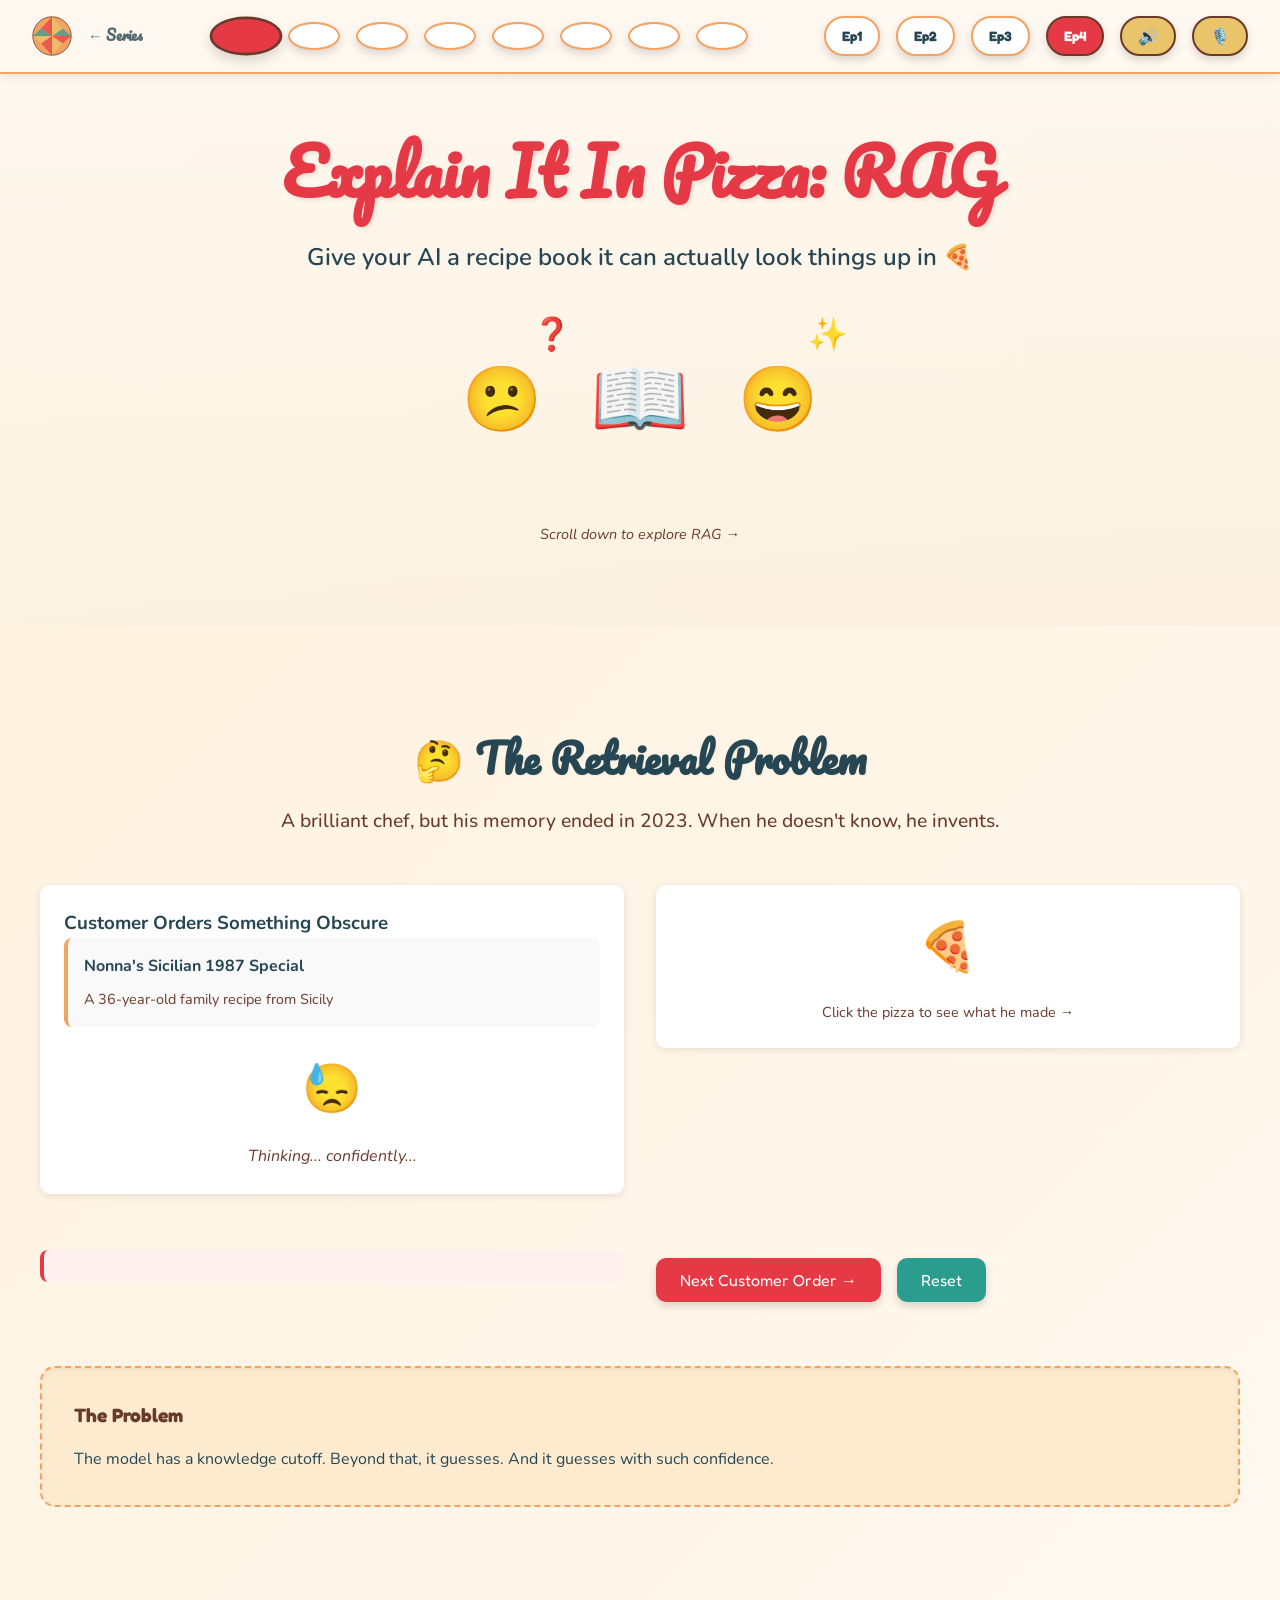
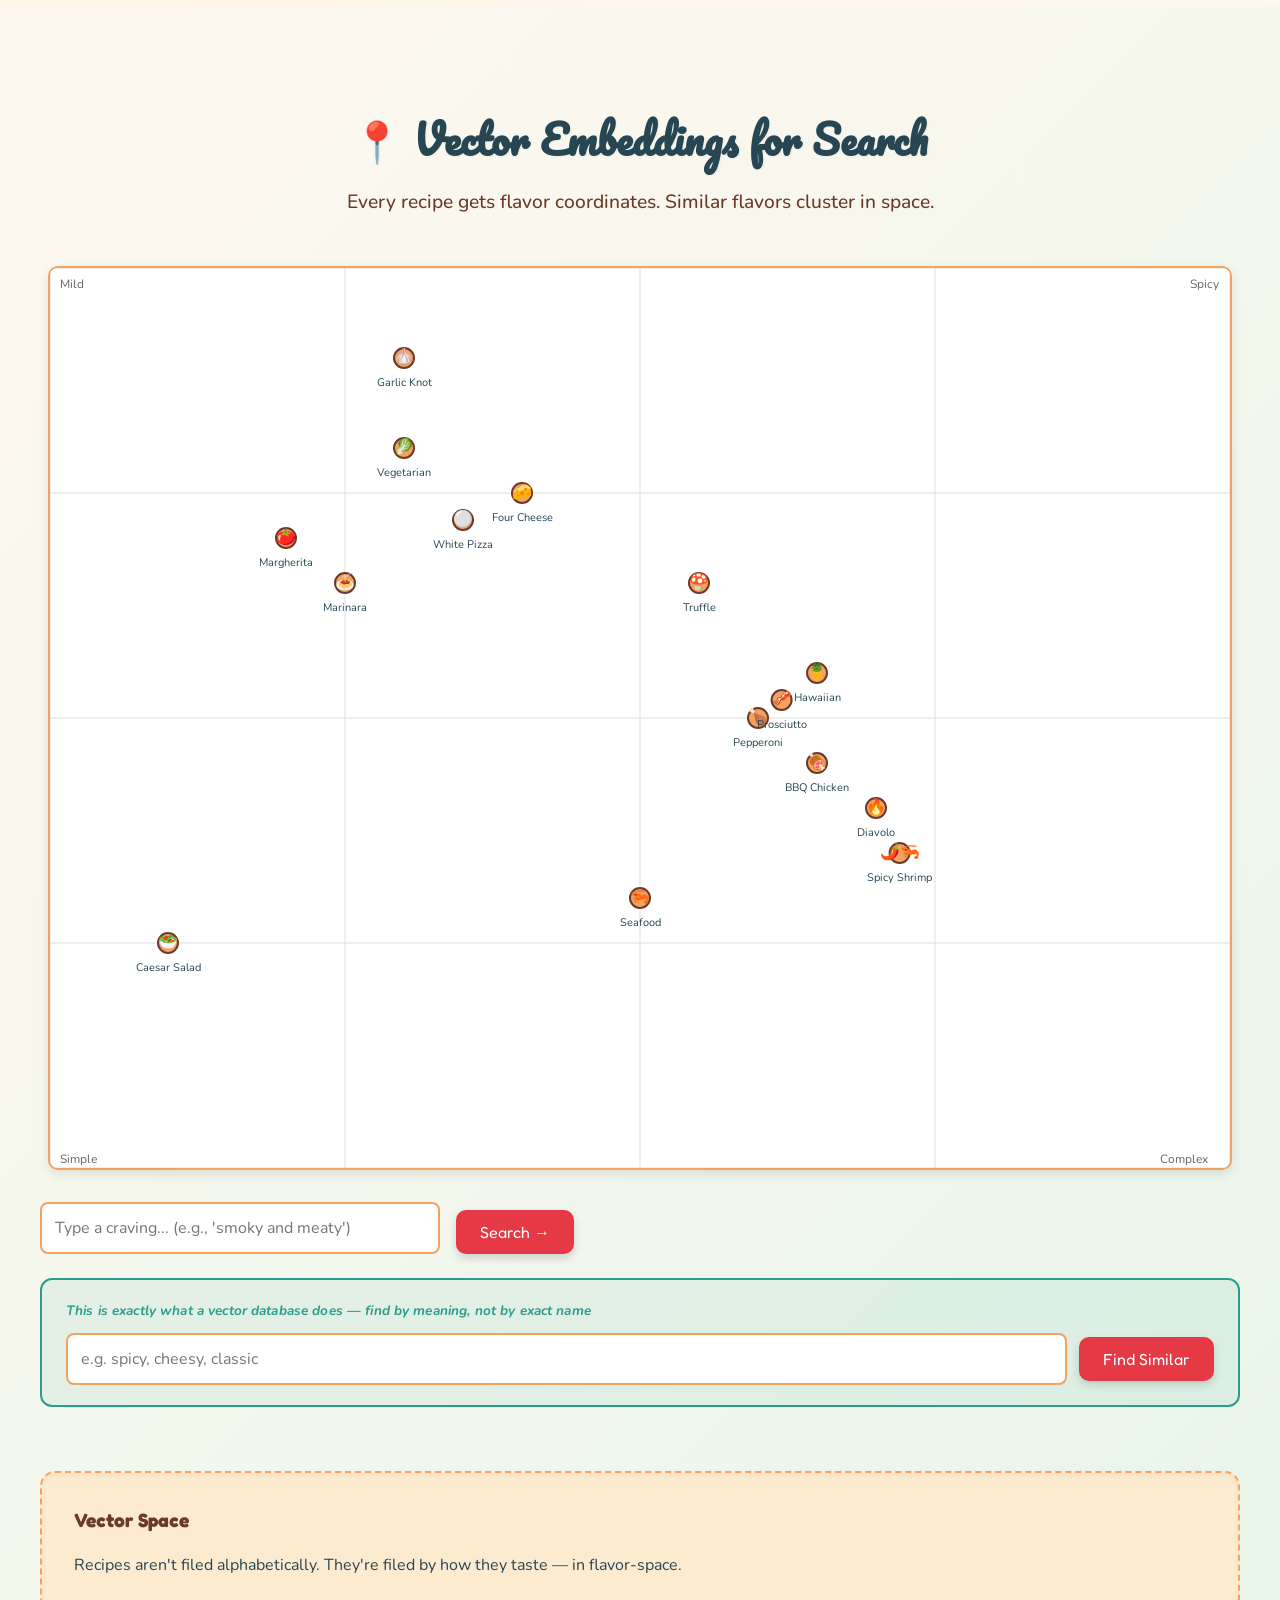
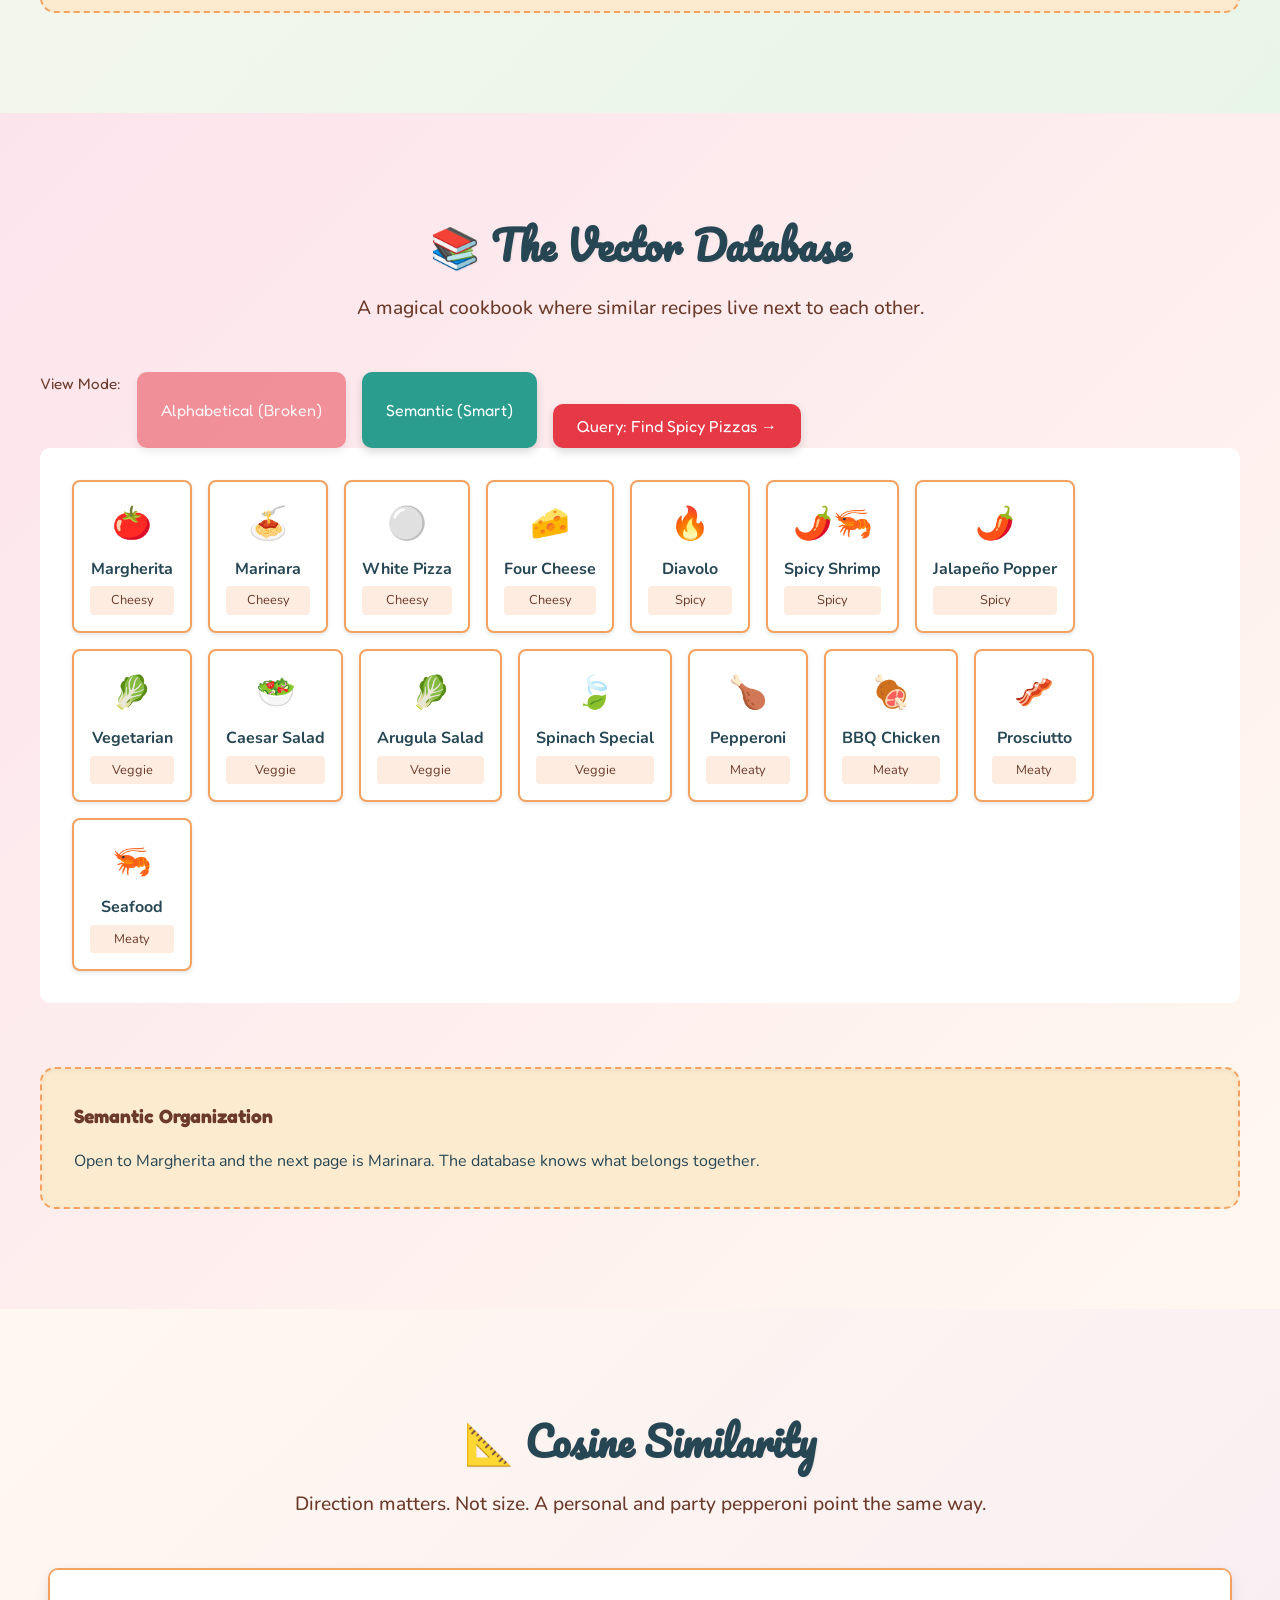
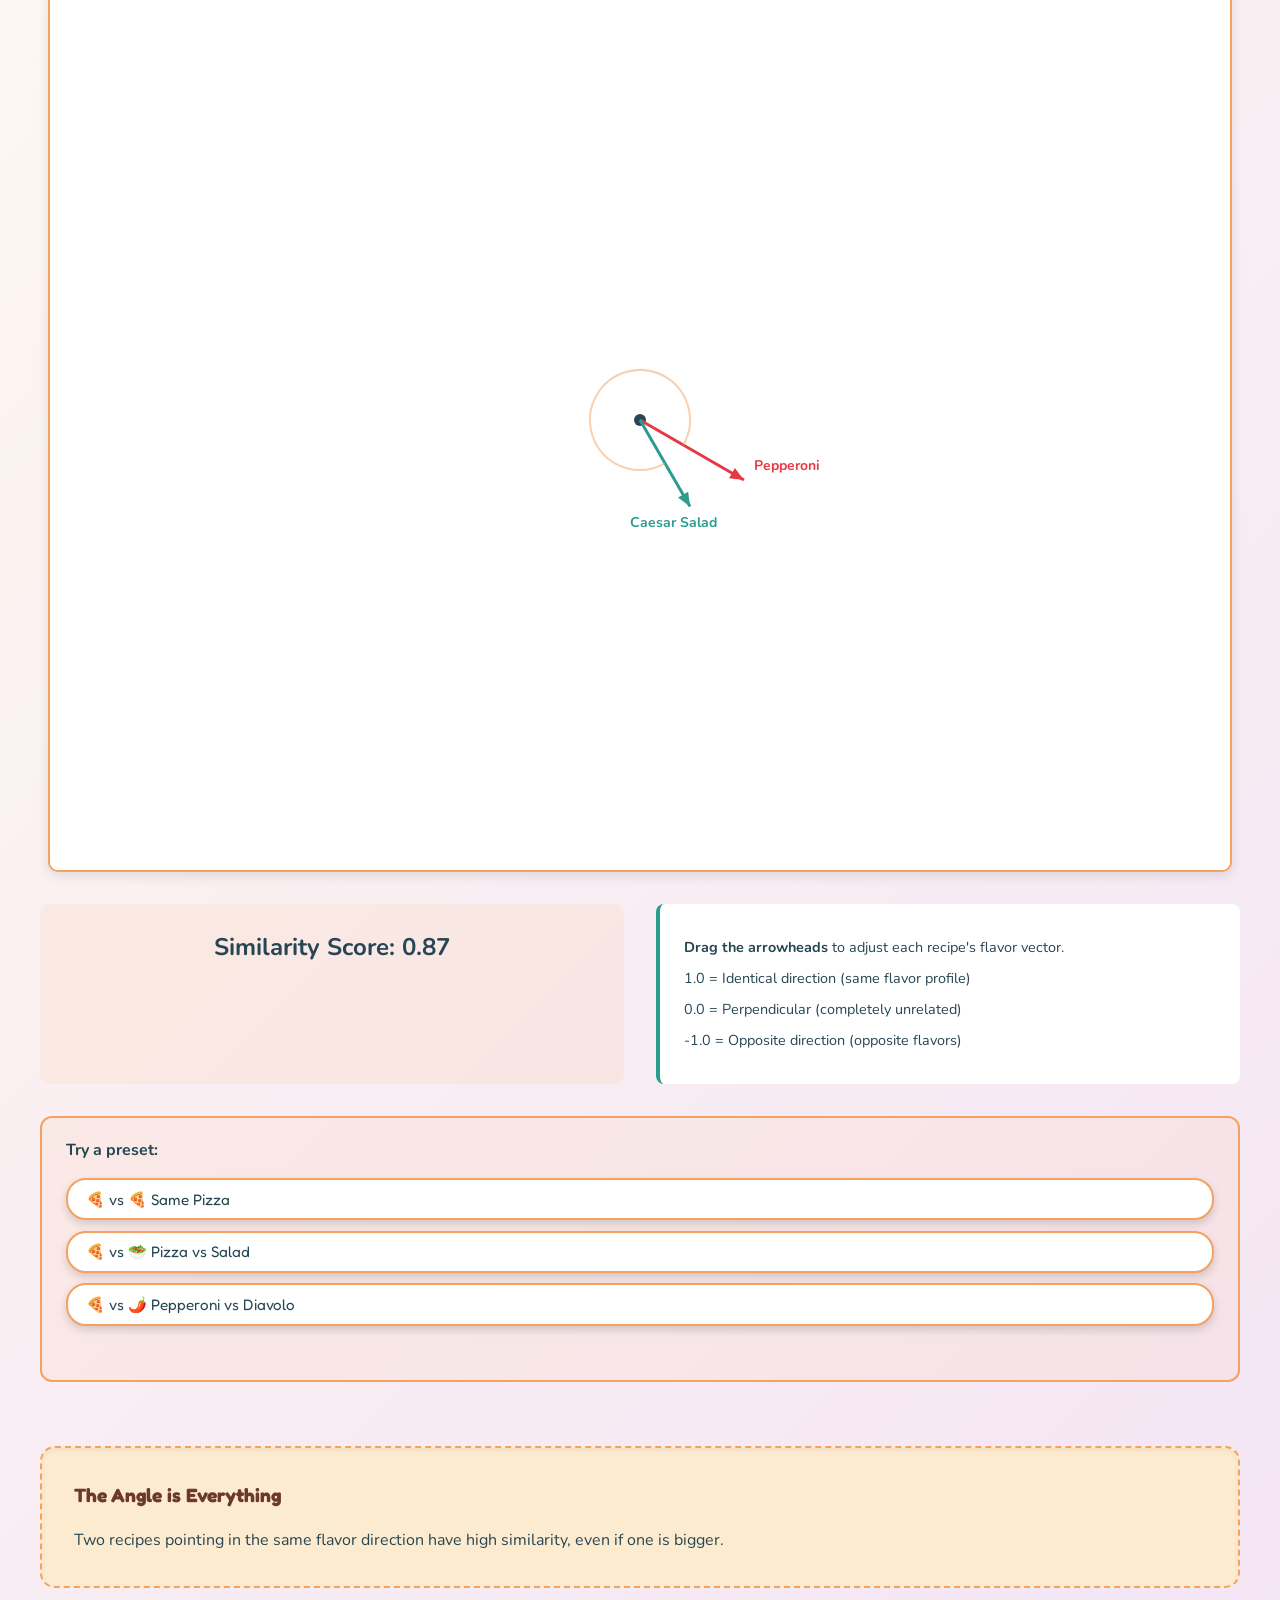
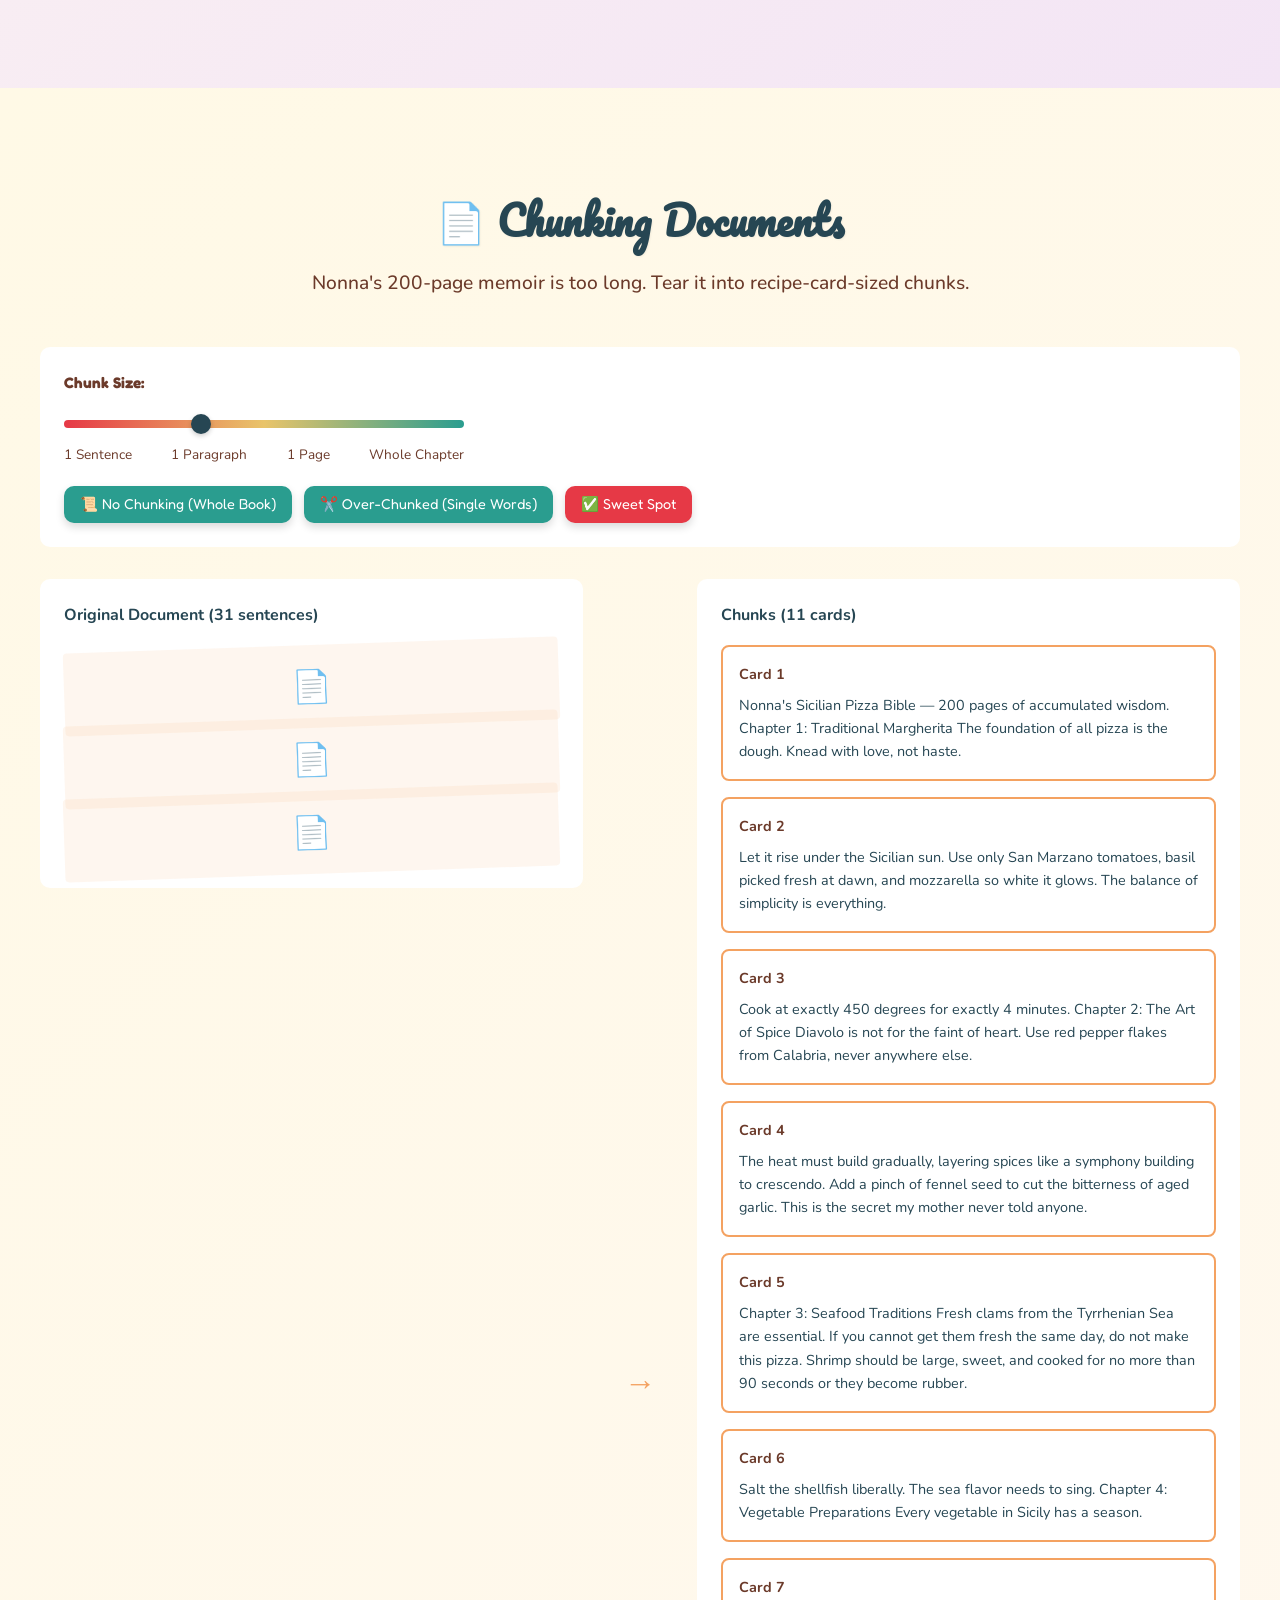
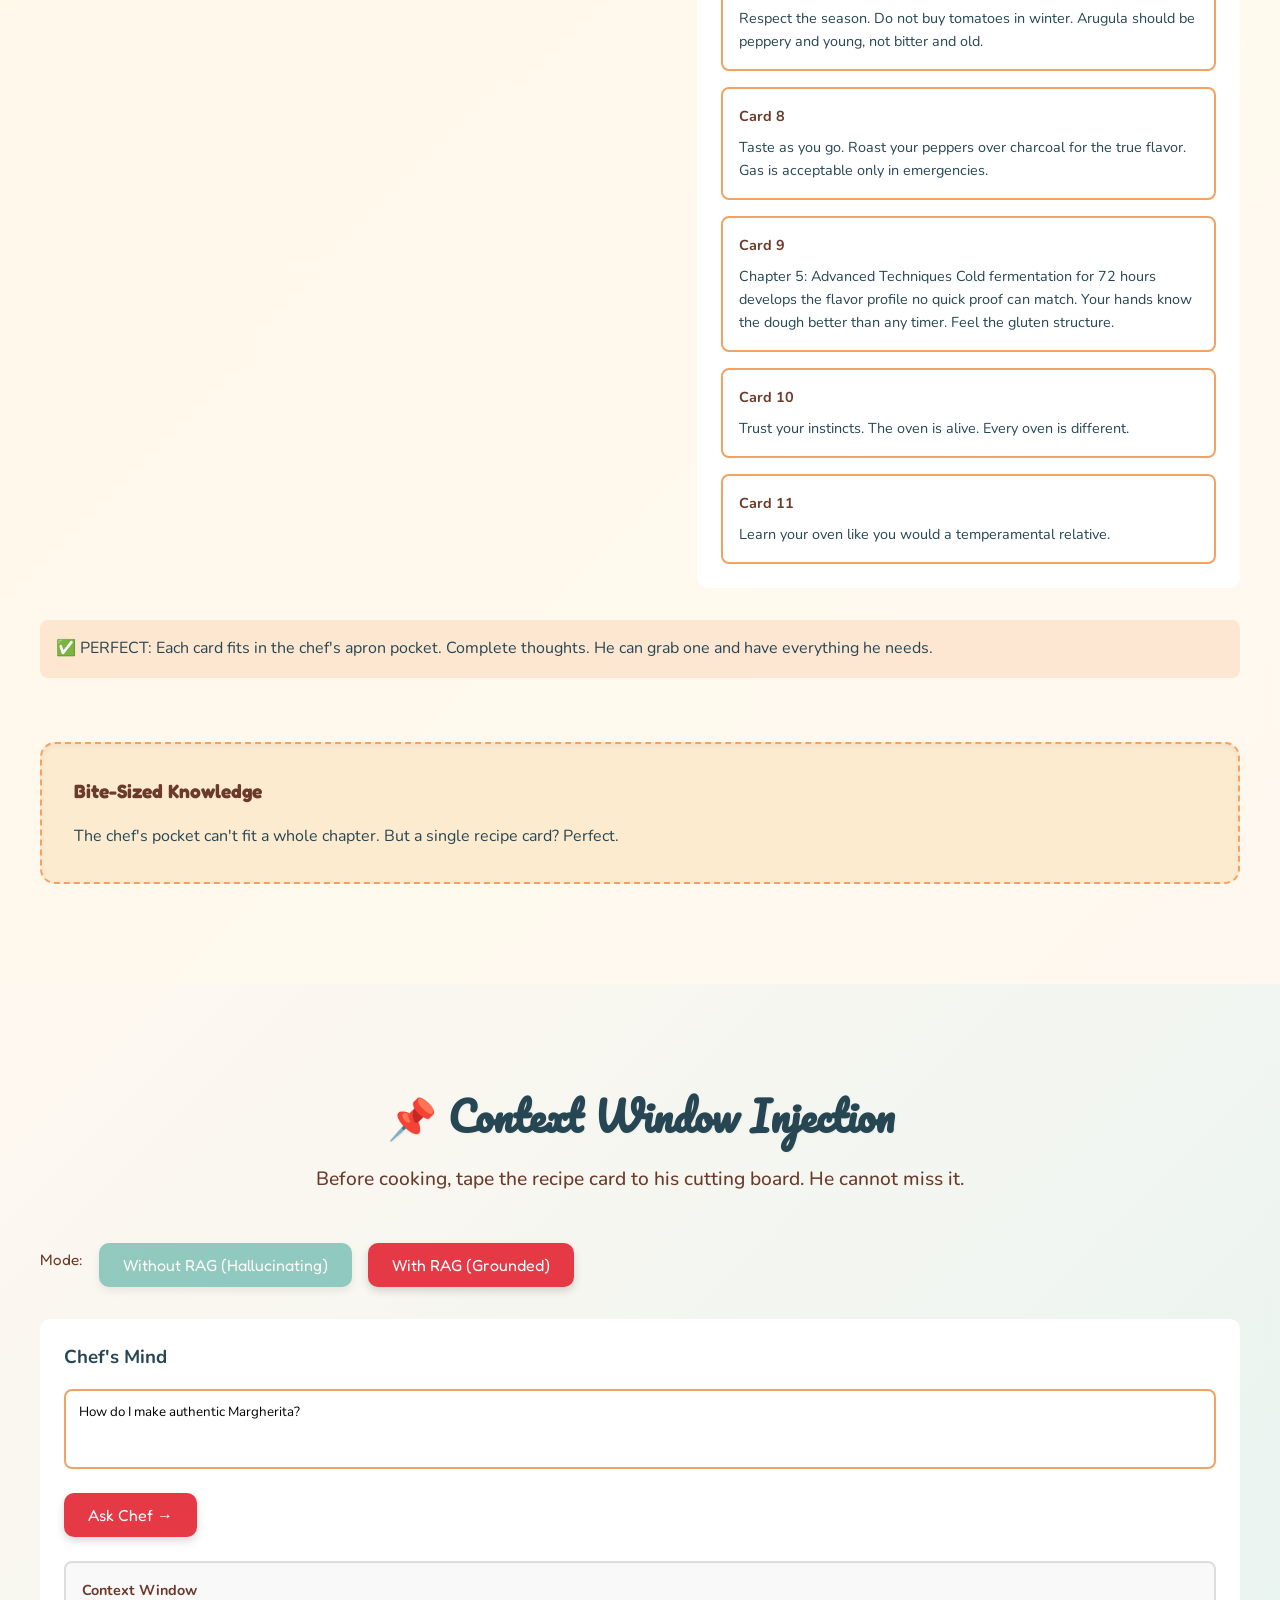
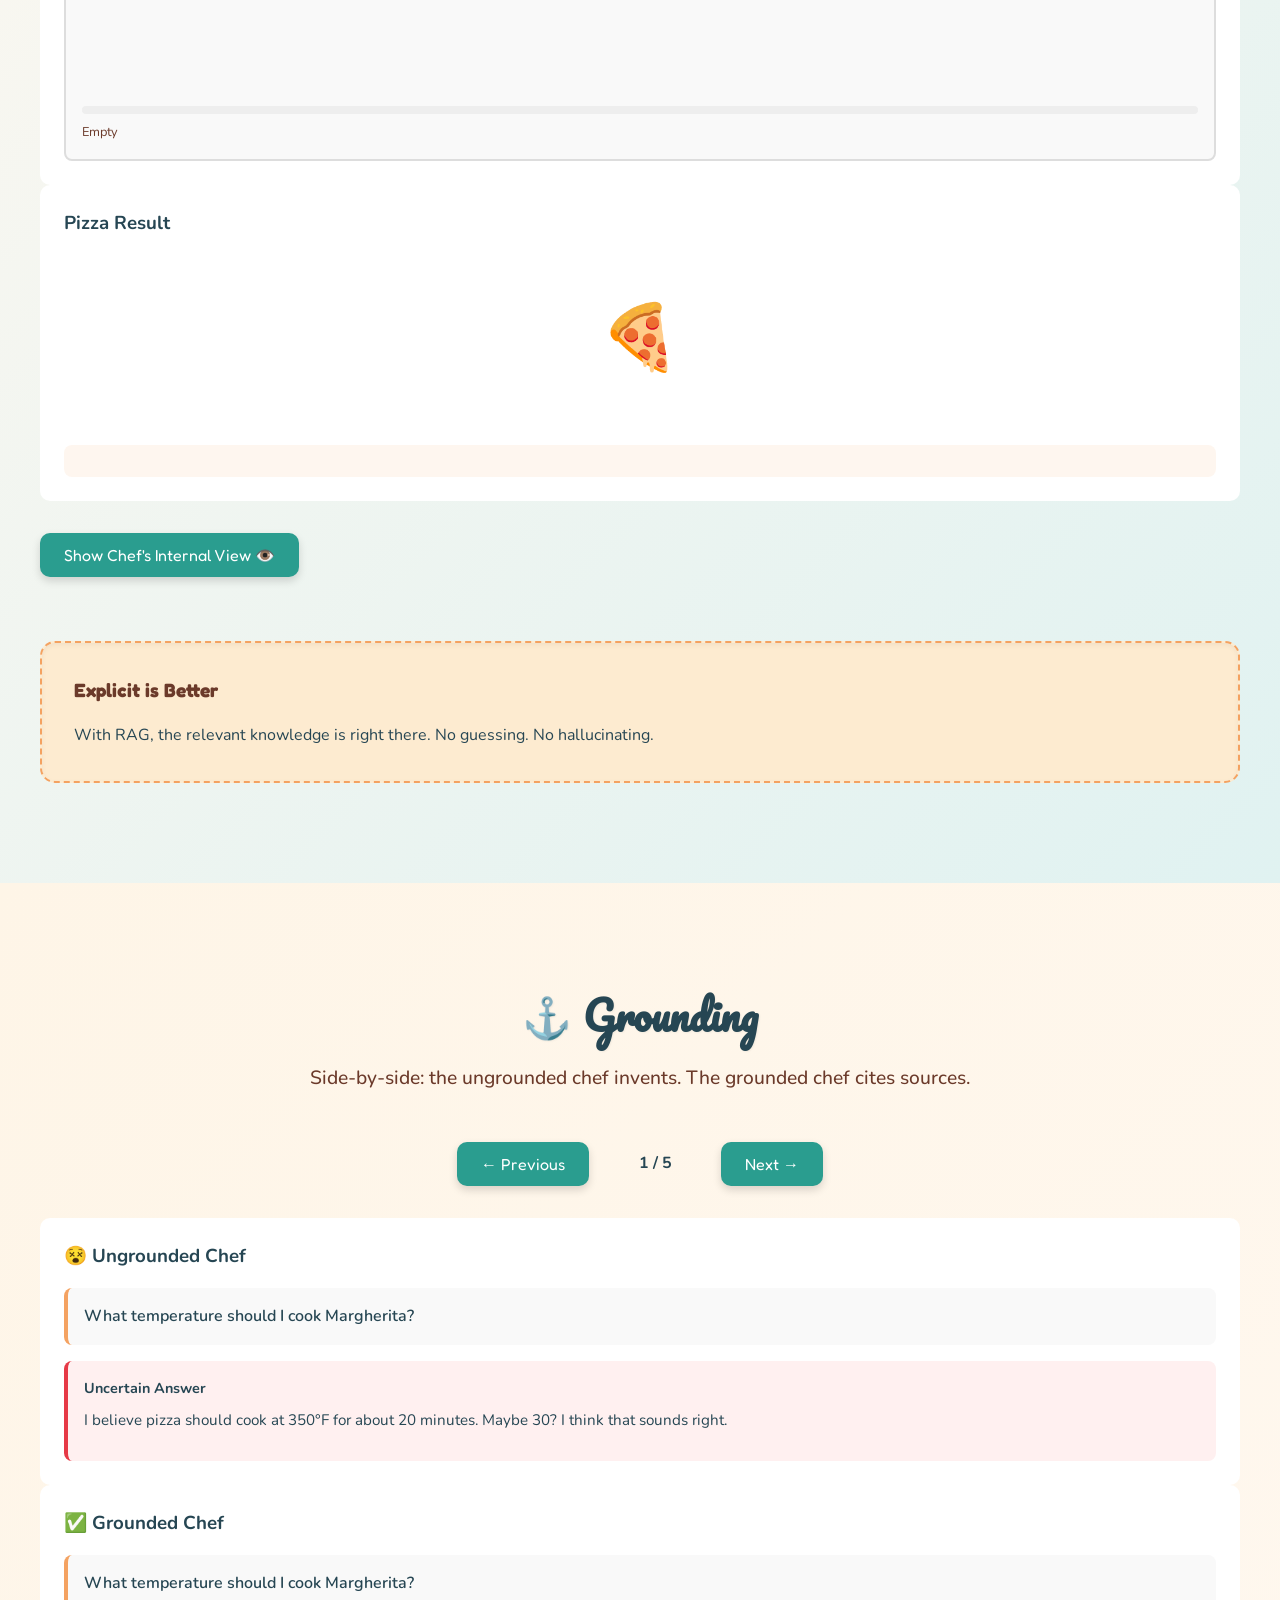
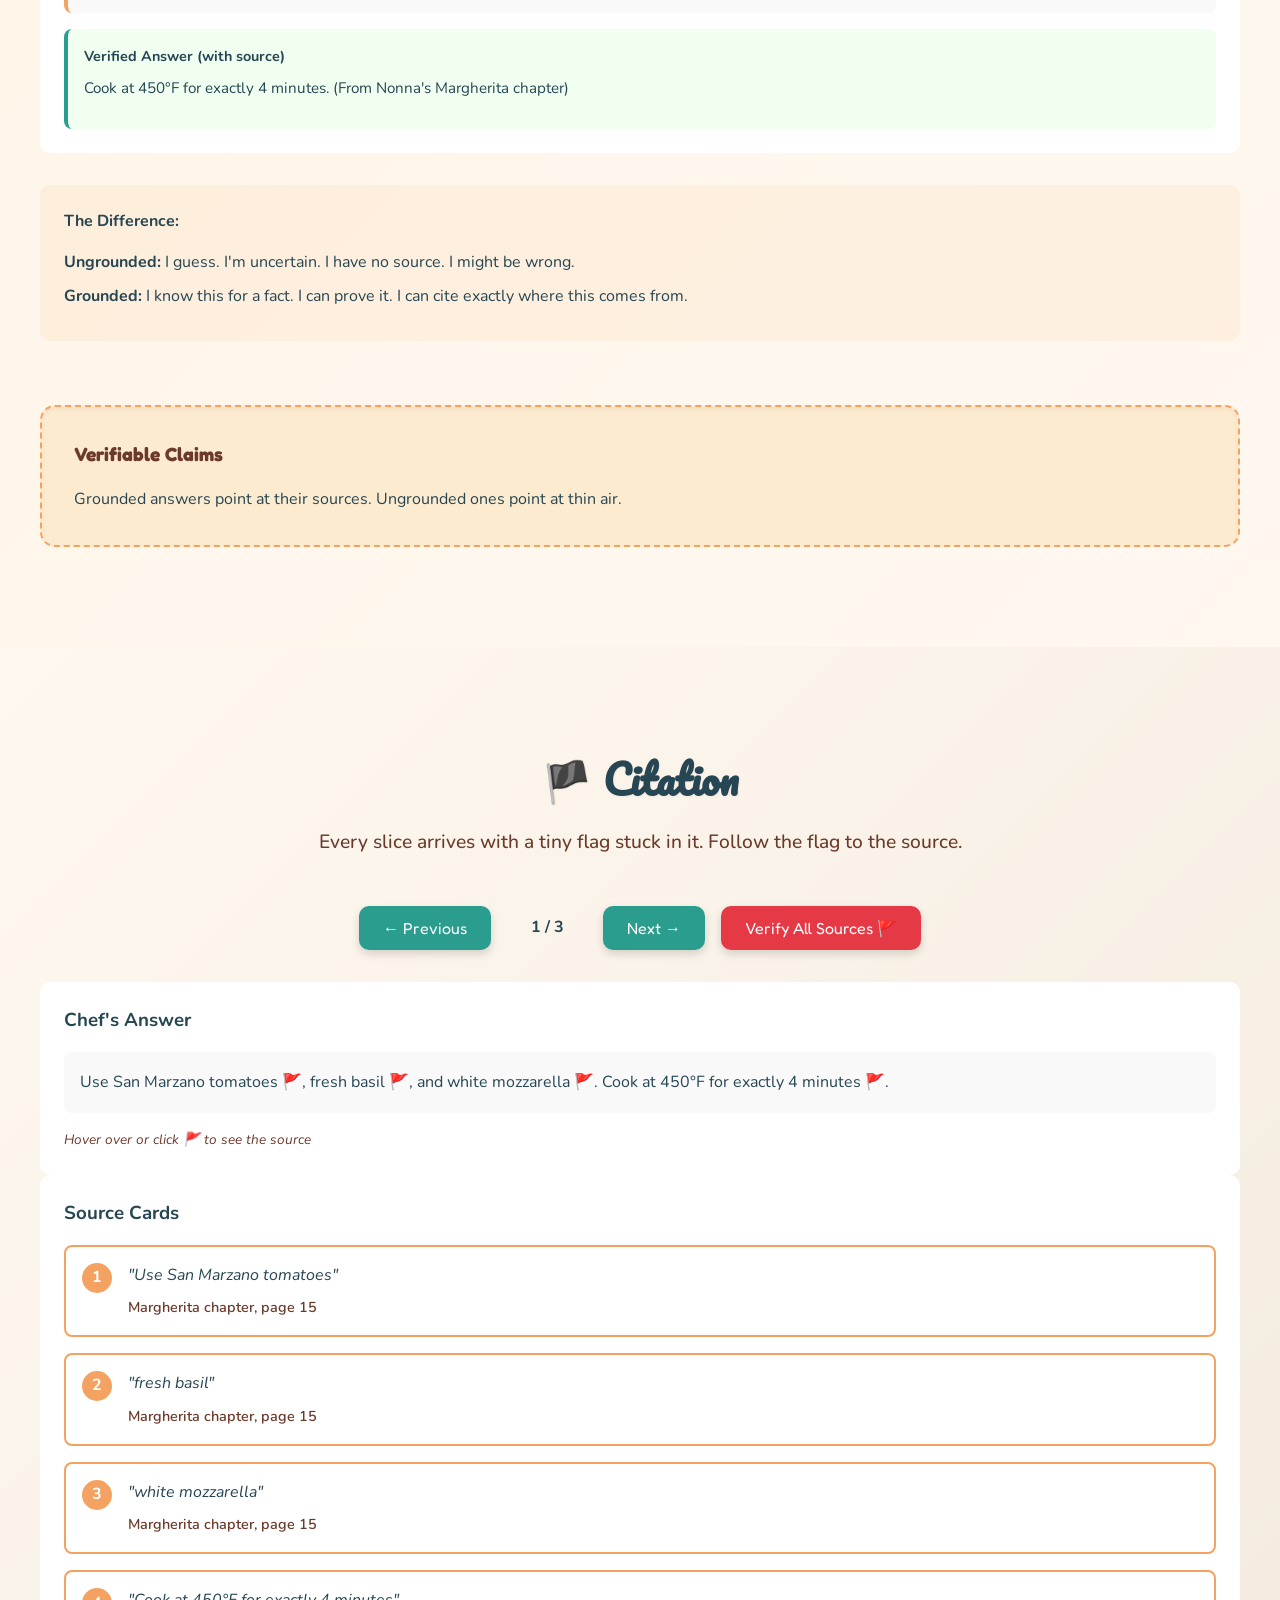
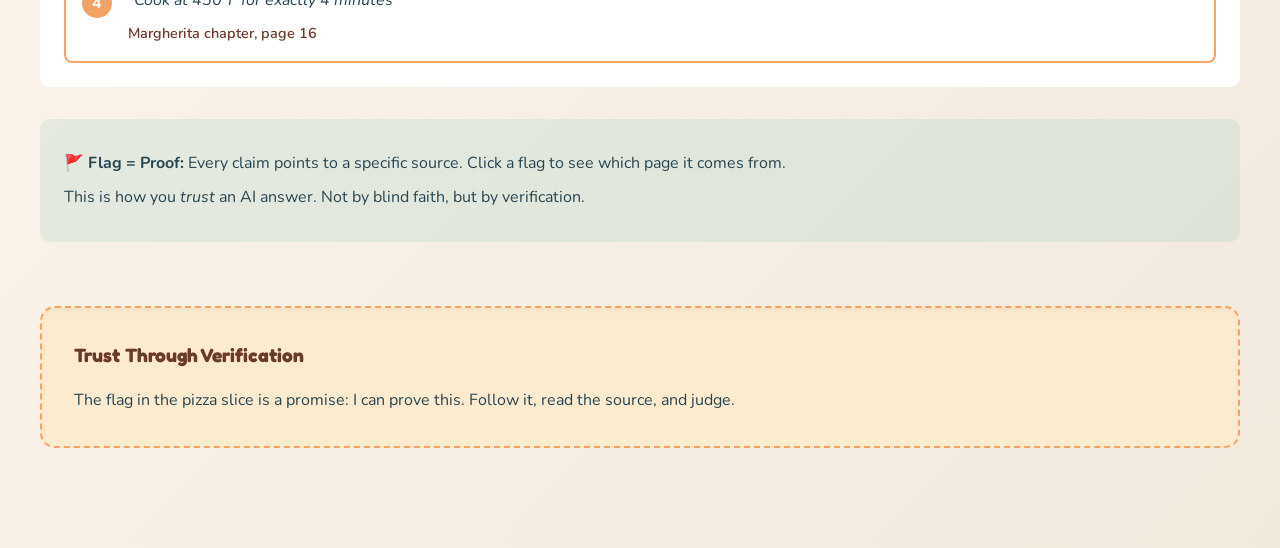
<file: ep4-rag/index.html>
<!DOCTYPE html>
<html lang="en">
<head>
  <meta charset="UTF-8">
  <meta name="viewport" content="width=device-width, initial-scale=1.0">
  <title>Explain It In Pizza: RAG - Learn AI/ML with Pizza Metaphors</title>
  <link rel="preconnect" href="https://fonts.googleapis.com">
  <link rel="preconnect" href="https://fonts.gstatic.com" crossorigin>
  <link href="https://fonts.googleapis.com/css2?family=Fredoka+One&family=Nunito:wght@400;600;700&family=Pacifico&display=swap" rel="stylesheet">
  <link rel="stylesheet" href="style.css">
</head>
<body>
  <!-- Navigation -->
  <nav class="navbar">
    <div class="nav-brand">
      <a href="../index.html" style="text-decoration:none;color:inherit;display:flex;align-items:center;gap:0.5rem;">
        <svg class="nav-pizza" viewBox="0 0 100 100" width="40" height="40">
          <circle cx="50" cy="50" r="48" fill="#F4A261" stroke="#6B3A2A" stroke-width="2"/>
          <line x1="50" y1="2" x2="50" y2="98" stroke="#6B3A2A" stroke-width="1.5" opacity="0.3"/>
          <line x1="2" y1="50" x2="98" y2="50" stroke="#6B3A2A" stroke-width="1.5" opacity="0.3"/>
          <path d="M 50 2 L 77 69 L 50 98 Z" fill="#E9C46A" opacity="0.7" class="slice slice-1"/>
          <path d="M 77 69 L 98 50 L 50 50 Z" fill="#E63946" opacity="0.7" class="slice slice-2"/>
          <path d="M 98 50 L 77 31 L 50 50 Z" fill="#2A9D8F" opacity="0.7" class="slice slice-3"/>
          <path d="M 77 31 L 50 2 L 50 50 Z" fill="#E9C46A" opacity="0.7" class="slice slice-4"/>
          <path d="M 50 50 L 50 2 L 23 31 Z" fill="#E63946" opacity="0.7" class="slice slice-5"/>
          <path d="M 50 50 L 23 31 L 2 50 Z" fill="#2A9D8F" opacity="0.7" class="slice slice-6"/>
          <path d="M 50 50 L 2 50 L 23 69 Z" fill="#E9C46A" opacity="0.7" class="slice slice-7"/>
          <path d="M 50 50 L 23 69 L 50 98 Z" fill="#E63946" opacity="0.7" class="slice slice-8"/>
        </svg>
        <span style="font-family:'Pacifico',cursive;font-size:0.9rem;opacity:0.8;">← Series</span>
      </a>
    </div>
    <div class="nav-sections">
      <button class="nav-dot" data-section="1" title="Retrieval Problem"></button>
      <button class="nav-dot" data-section="2" title="Vector Embeddings"></button>
      <button class="nav-dot" data-section="3" title="Vector Database"></button>
      <button class="nav-dot" data-section="4" title="Cosine Similarity"></button>
      <button class="nav-dot" data-section="5" title="Chunking"></button>
      <button class="nav-dot" data-section="6" title="Context Injection"></button>
      <button class="nav-dot" data-section="7" title="Grounding"></button>
      <button class="nav-dot" data-section="8" title="Citation"></button>
    </div>
    <div class="nav-controls">
      <button class="episode-nav" onclick="window.location.href='http://localhost:8765'">Ep1</button>
      <button class="episode-nav" onclick="window.location.href='http://localhost:8766'">Ep2</button>
      <button class="episode-nav" onclick="window.location.href='http://localhost:8767'">Ep3</button>
      <button class="episode-nav active">Ep4</button>
      <button class="sound-toggle" id="soundToggle" title="Toggle Sound">🔊</button>
      <button class="narrator-toggle" id="narratorToggle" title="Toggle Narrator">🎙️</button>
    </div>
  </nav>

  <!-- Hero Section -->
  <section class="hero">
    <div class="hero-content">
      <h1 class="hero-title">Explain It In Pizza: RAG</h1>
      <p class="hero-subtitle">Give your AI a recipe book it can actually look things up in 🍕</p>
      <div class="hero-visual">
        <div class="hero-chef">
          <div class="chef-head">😕</div>
          <div class="thinking-bubble">❓</div>
        </div>
        <div class="hero-cookbook">📖</div>
        <div class="hero-chef-happy">
          <div class="chef-head">😄</div>
          <div class="thinking-bubble">✨</div>
        </div>
      </div>
      <p class="hero-hint">Scroll down to explore RAG →</p>
    </div>
  </section>

  <!-- Section 1: The Retrieval Problem -->
  <section class="section" id="section-1" data-section="1">
    <div class="section-container">
      <div class="section-header">
        <h2>🤔 The Retrieval Problem</h2>
        <p>A brilliant chef, but his memory ended in 2023. When he doesn't know, he invents.</p>
      </div>
      <div id="retrieval-container"></div>
      <div class="section-summary">
        <h4>The Problem</h4>
        <p>The model has a knowledge cutoff. Beyond that, it guesses. And it guesses with such confidence.</p>
      </div>
    </div>
  </section>

  <!-- Section 2: Vector Embeddings -->
  <section class="section" id="section-2" data-section="2">
    <div class="section-container">
      <div class="section-header">
        <h2>📍 Vector Embeddings for Search</h2>
        <p>Every recipe gets flavor coordinates. Similar flavors cluster in space.</p>
      </div>
      <div id="embeddings-container"></div>
      <div class="section-summary">
        <h4>Vector Space</h4>
        <p>Recipes aren't filed alphabetically. They're filed by how they taste — in flavor-space.</p>
      </div>
    </div>
  </section>

  <!-- Section 3: Vector Database -->
  <section class="section" id="section-3" data-section="3">
    <div class="section-container">
      <div class="section-header">
        <h2>📚 The Vector Database</h2>
        <p>A magical cookbook where similar recipes live next to each other.</p>
      </div>
      <div id="database-container"></div>
      <div class="section-summary">
        <h4>Semantic Organization</h4>
        <p>Open to Margherita and the next page is Marinara. The database knows what belongs together.</p>
      </div>
    </div>
  </section>

  <!-- Section 4: Cosine Similarity -->
  <section class="section" id="section-4" data-section="4">
    <div class="section-container">
      <div class="section-header">
        <h2>📐 Cosine Similarity</h2>
        <p>Direction matters. Not size. A personal and party pepperoni point the same way.</p>
      </div>
      <div id="cosine-container"></div>
      <div class="section-summary">
        <h4>The Angle is Everything</h4>
        <p>Two recipes pointing in the same flavor direction have high similarity, even if one is bigger.</p>
      </div>
    </div>
  </section>

  <!-- Section 5: Chunking -->
  <section class="section" id="section-5" data-section="5">
    <div class="section-container">
      <div class="section-header">
        <h2>📄 Chunking Documents</h2>
        <p>Nonna's 200-page memoir is too long. Tear it into recipe-card-sized chunks.</p>
      </div>
      <div id="chunking-container"></div>
      <div class="section-summary">
        <h4>Bite-Sized Knowledge</h4>
        <p>The chef's pocket can't fit a whole chapter. But a single recipe card? Perfect.</p>
      </div>
    </div>
  </section>

  <!-- Section 6: Context Injection -->
  <section class="section" id="section-6" data-section="6">
    <div class="section-container">
      <div class="section-header">
        <h2>📌 Context Window Injection</h2>
        <p>Before cooking, tape the recipe card to his cutting board. He cannot miss it.</p>
      </div>
      <div id="context-container"></div>
      <div class="section-summary">
        <h4>Explicit is Better</h4>
        <p>With RAG, the relevant knowledge is right there. No guessing. No hallucinating.</p>
      </div>
    </div>
  </section>

  <!-- Section 7: Grounding -->
  <section class="section" id="section-7" data-section="7">
    <div class="section-container">
      <div class="section-header">
        <h2>⚓ Grounding</h2>
        <p>Side-by-side: the ungrounded chef invents. The grounded chef cites sources.</p>
      </div>
      <div id="grounding-container"></div>
      <div class="section-summary">
        <h4>Verifiable Claims</h4>
        <p>Grounded answers point at their sources. Ungrounded ones point at thin air.</p>
      </div>
    </div>
  </section>

  <!-- Section 8: Citation -->
  <section class="section" id="section-8" data-section="8">
    <div class="section-container">
      <div class="section-header">
        <h2>🏴 Citation</h2>
        <p>Every slice arrives with a tiny flag stuck in it. Follow the flag to the source.</p>
      </div>
      <div id="citation-container"></div>
      <div class="section-summary">
        <h4>Trust Through Verification</h4>
        <p>The flag in the pizza slice is a promise: I can prove this. Follow it, read the source, and judge.</p>
      </div>
    </div>
  </section>

  <script type="module" src="main.js"></script>
</body>
</html>
</file>
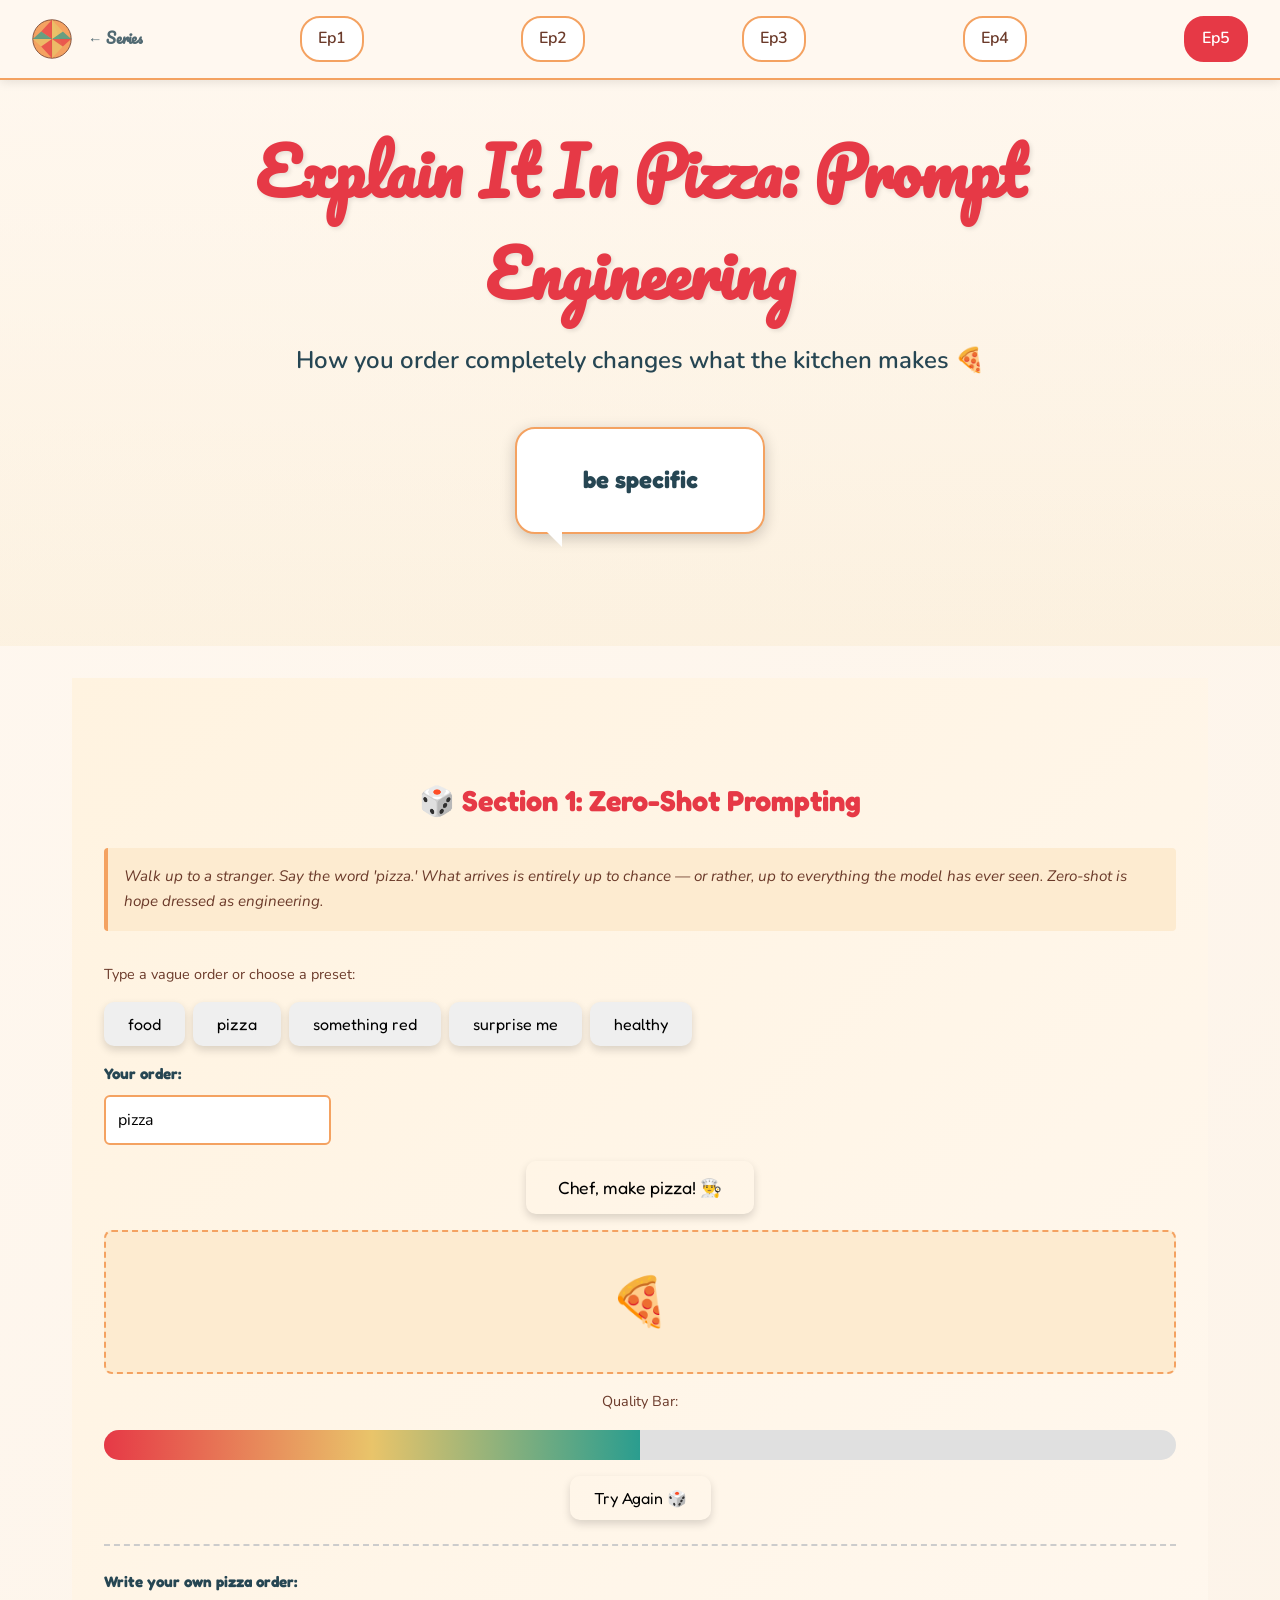
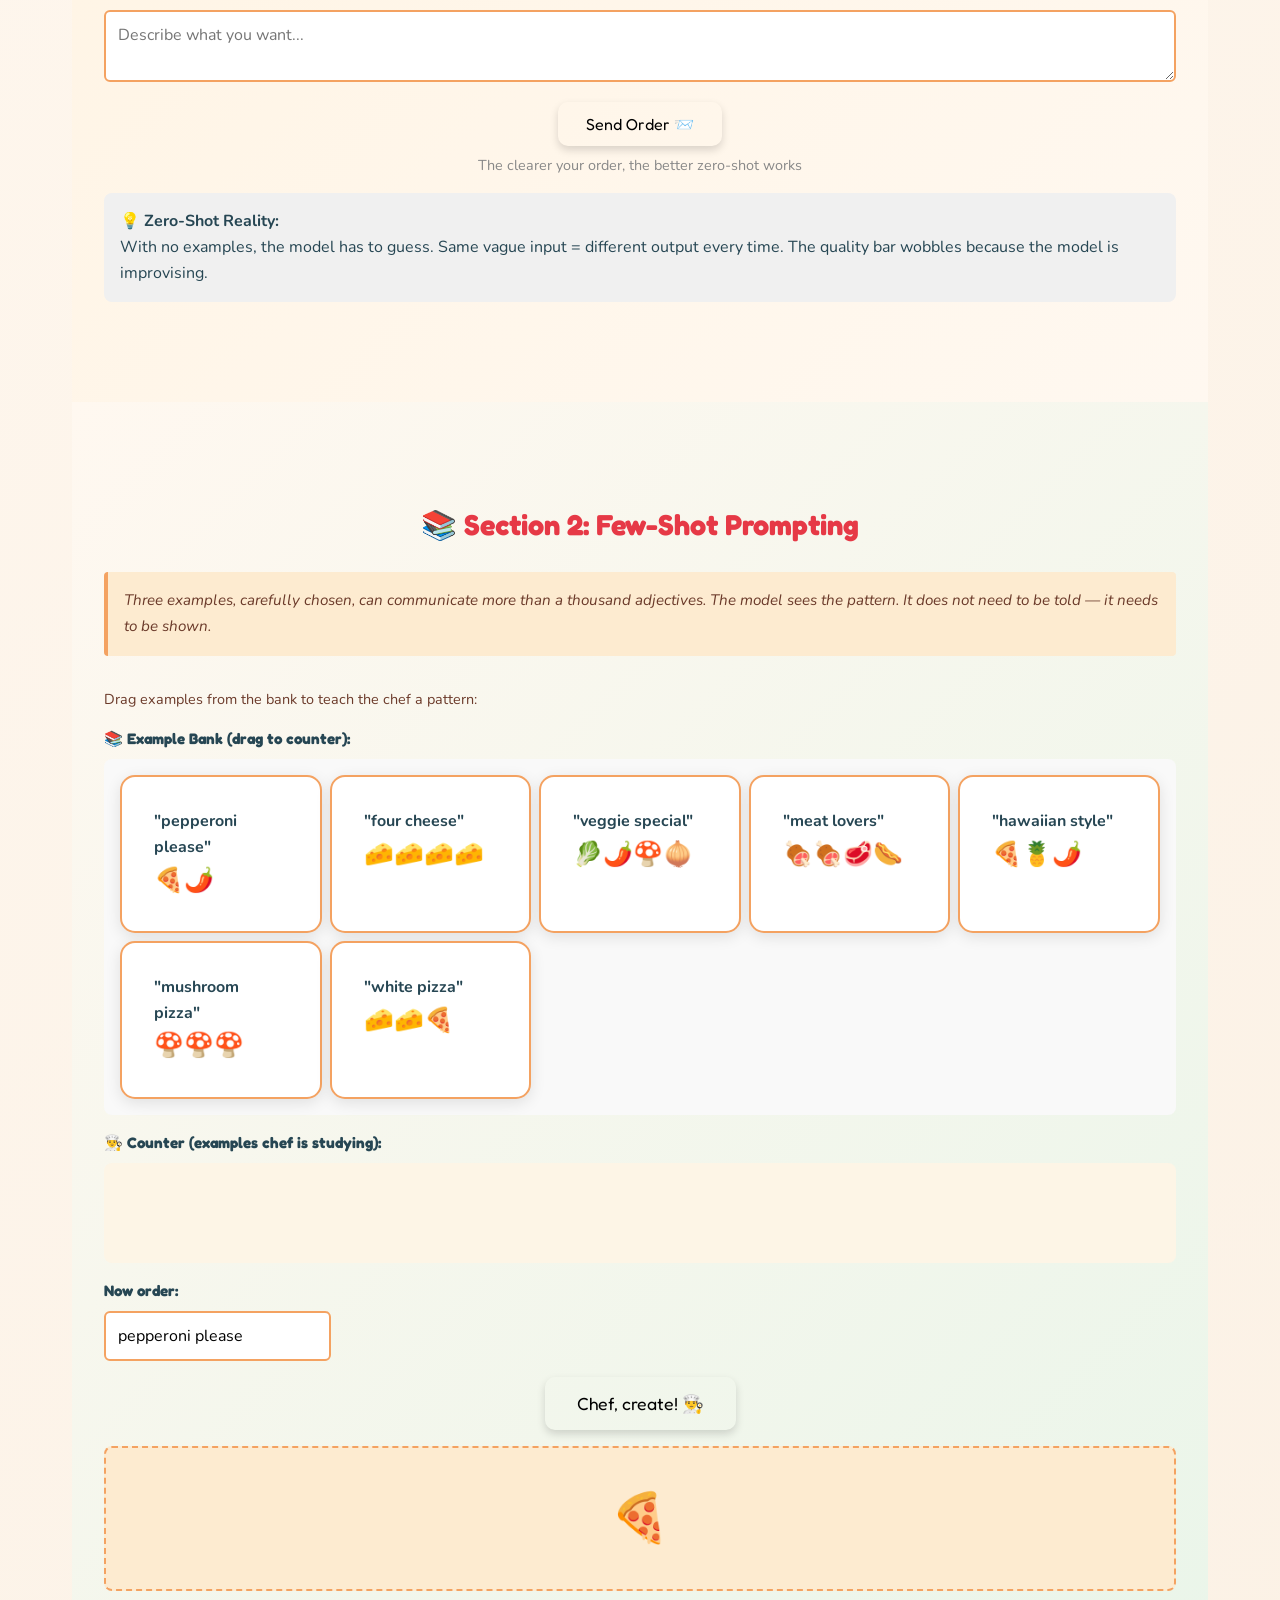
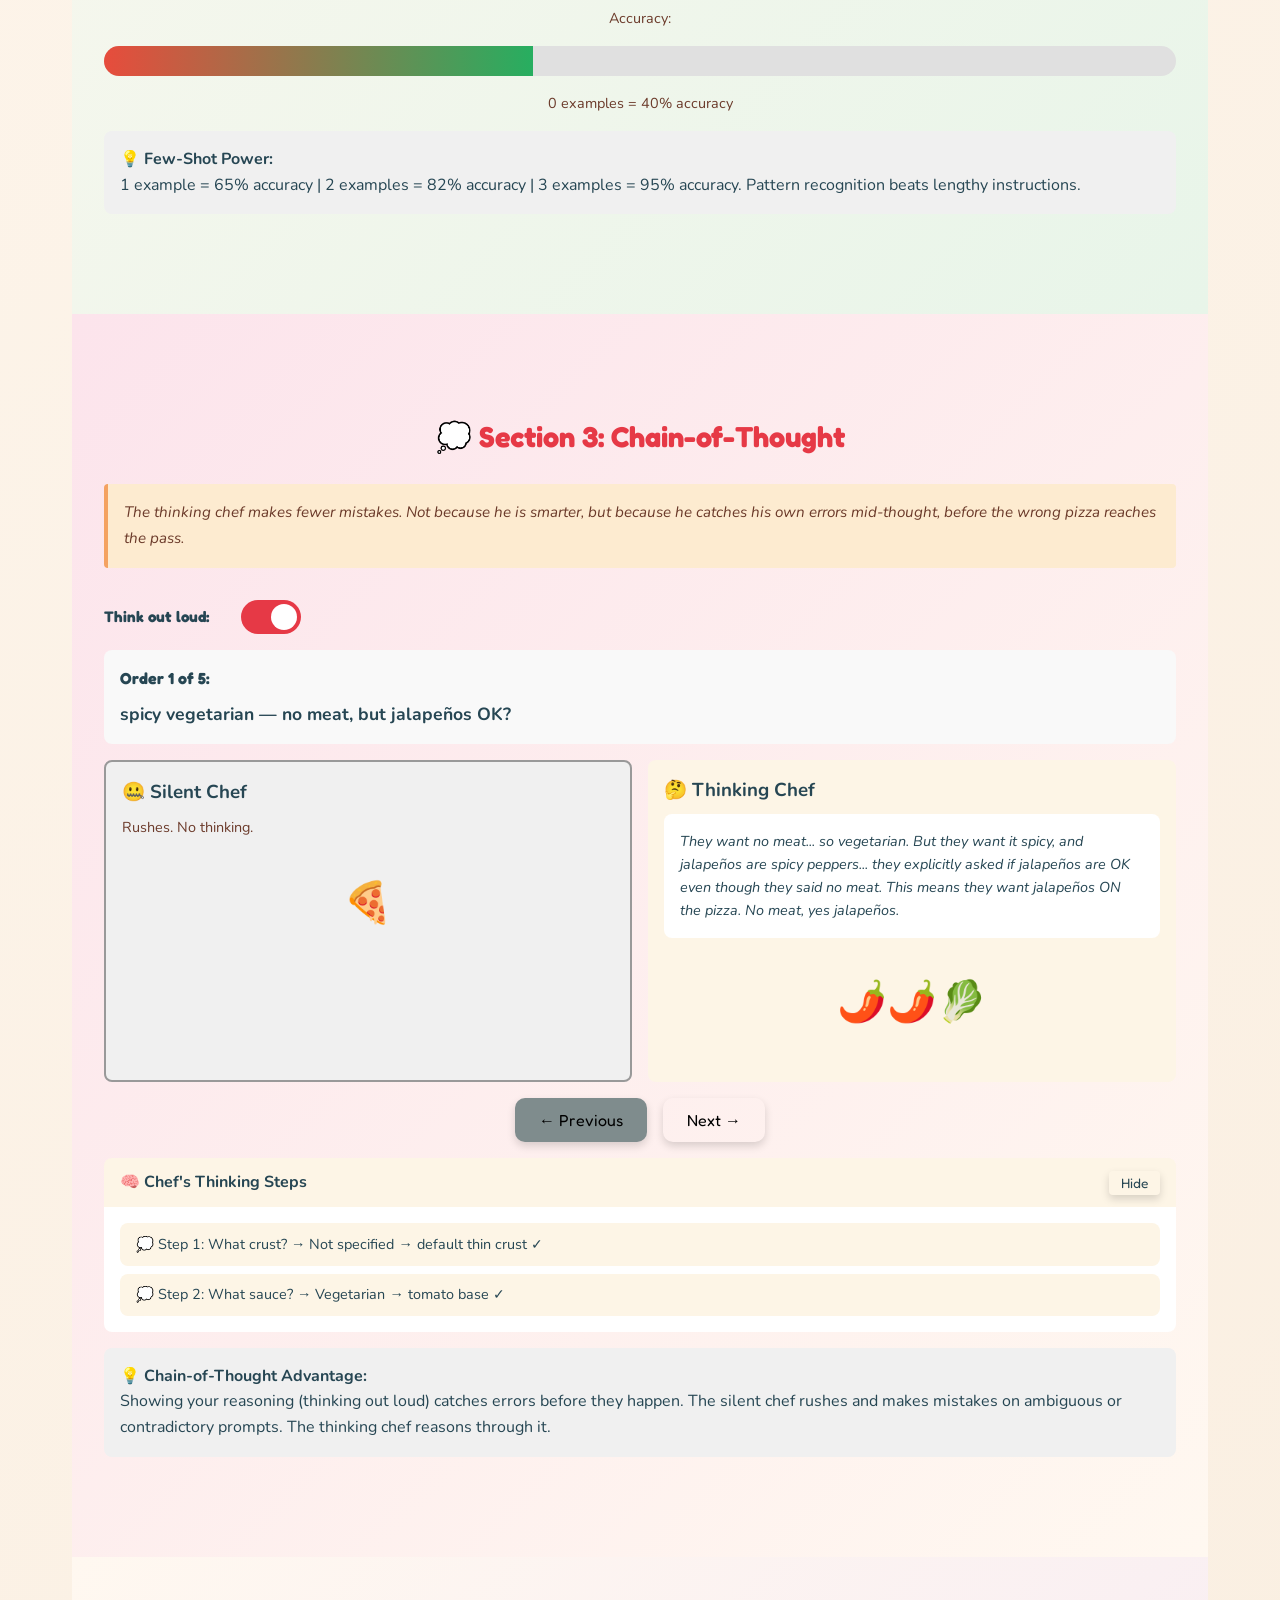
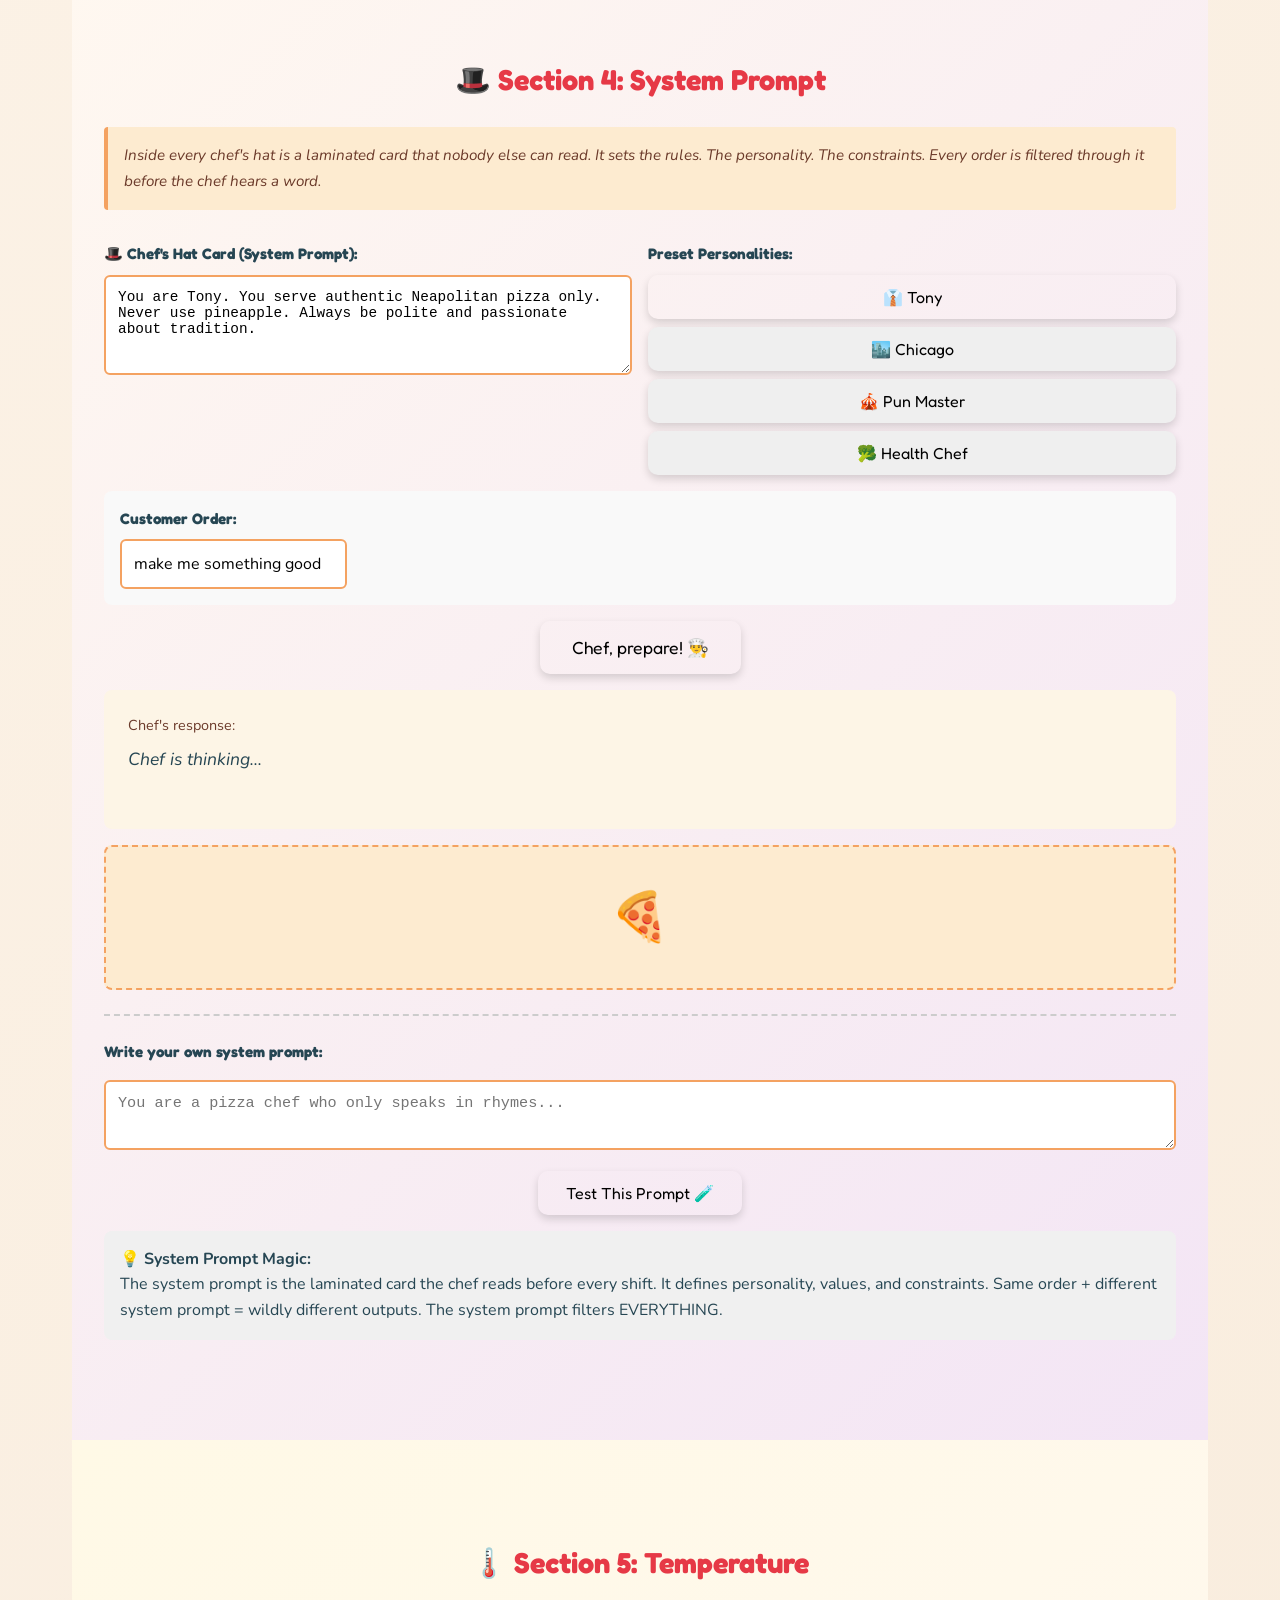
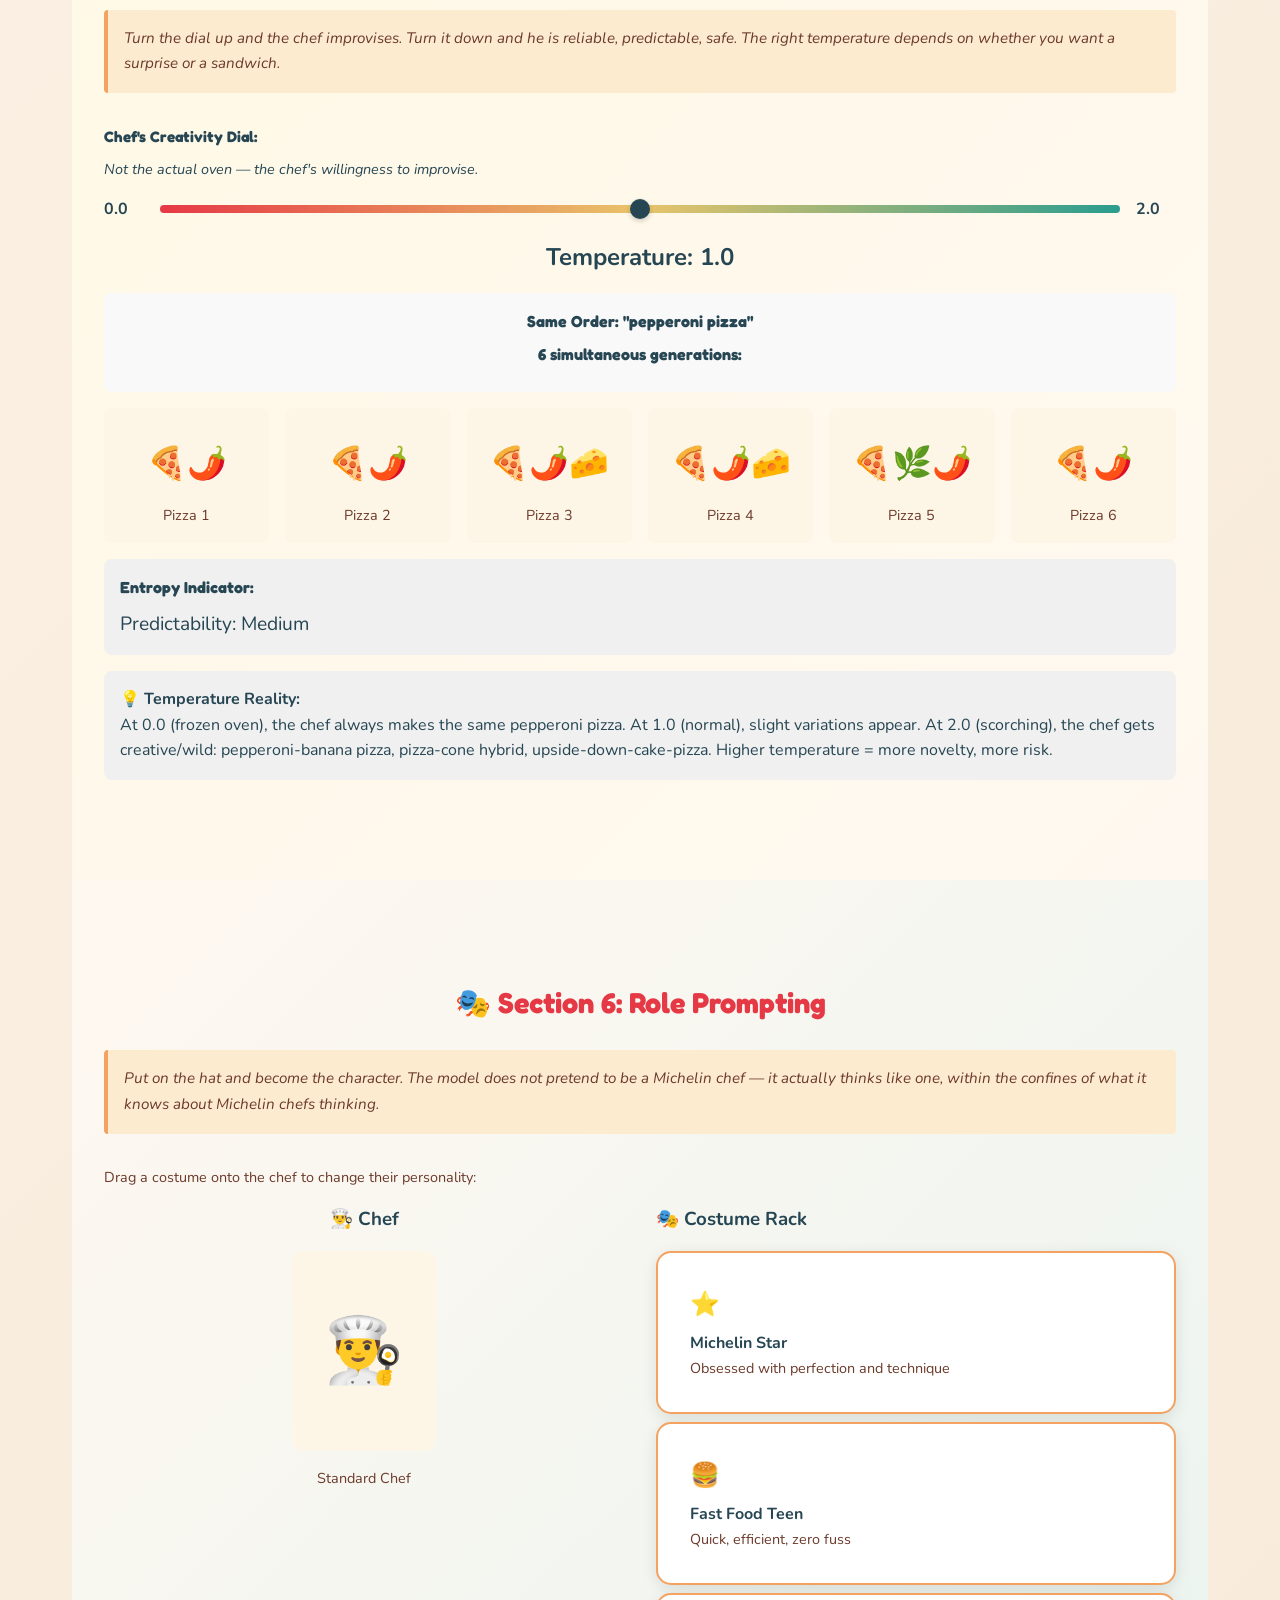
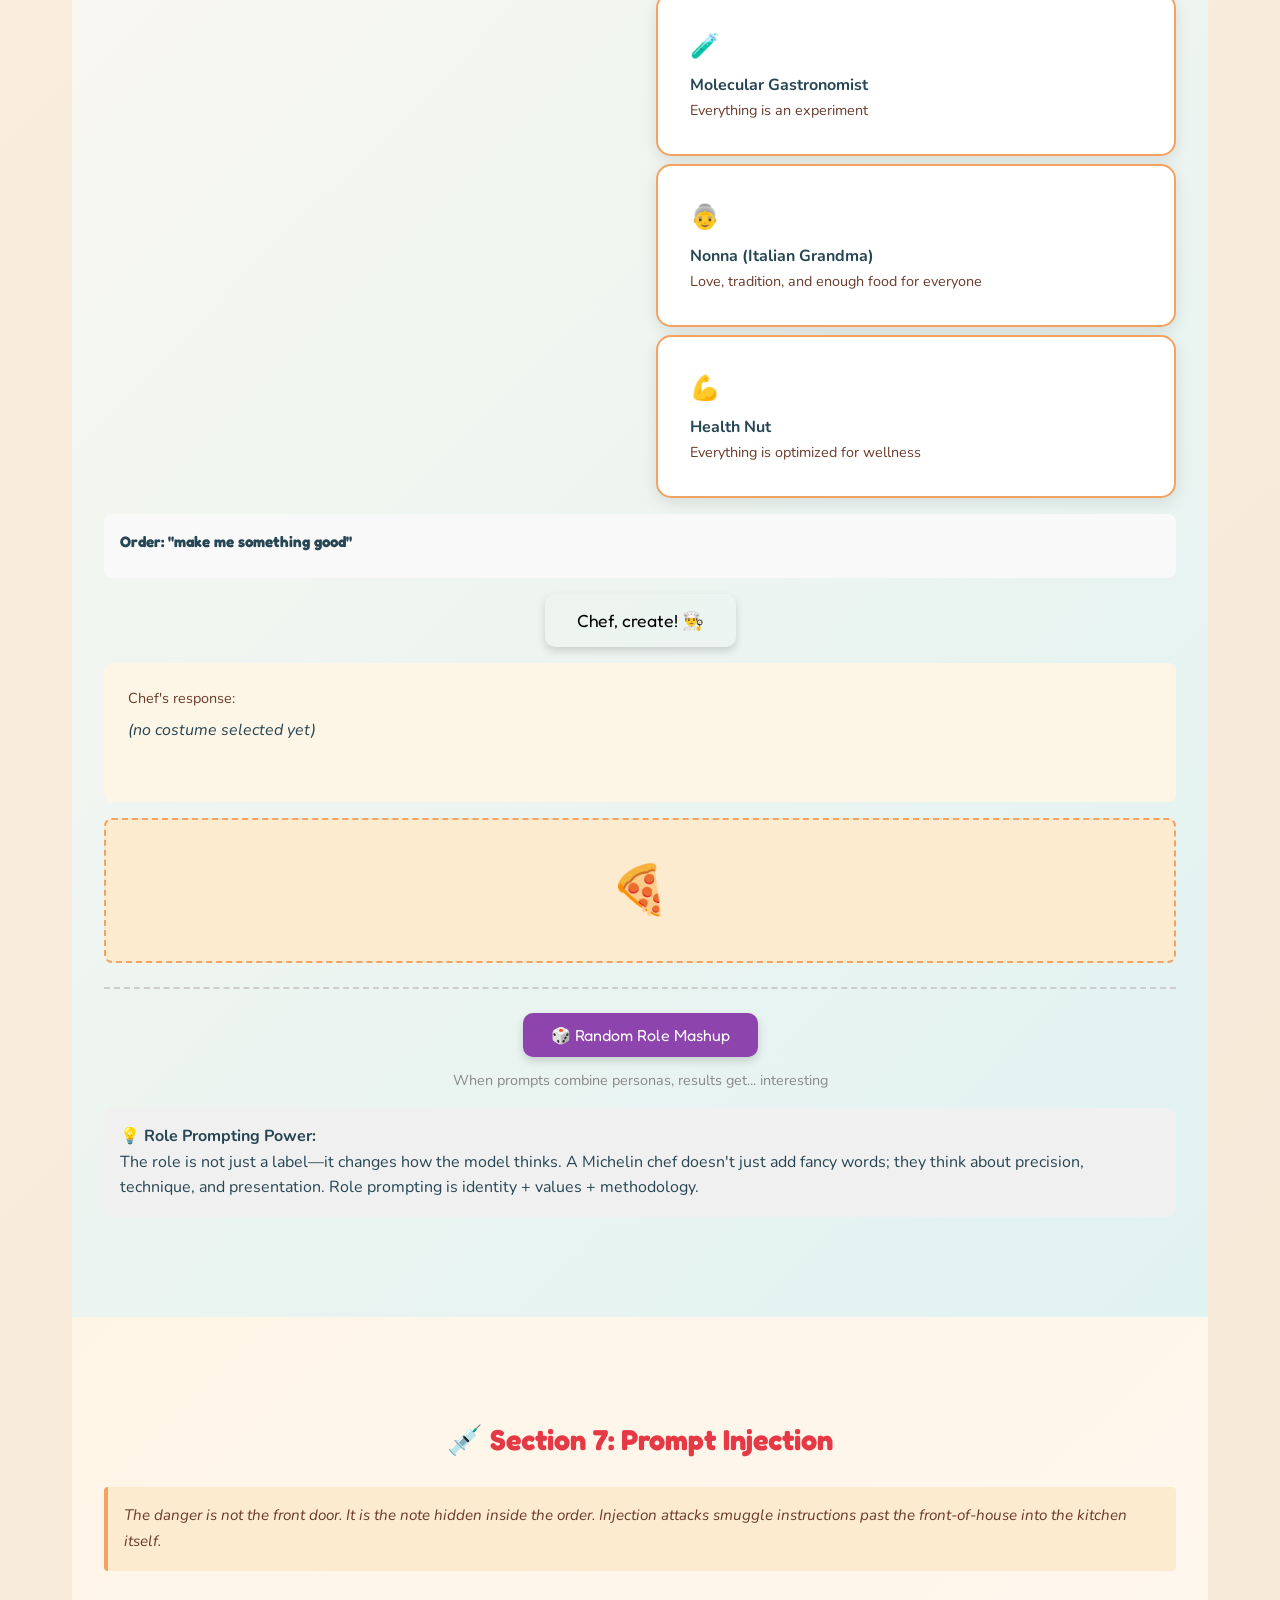
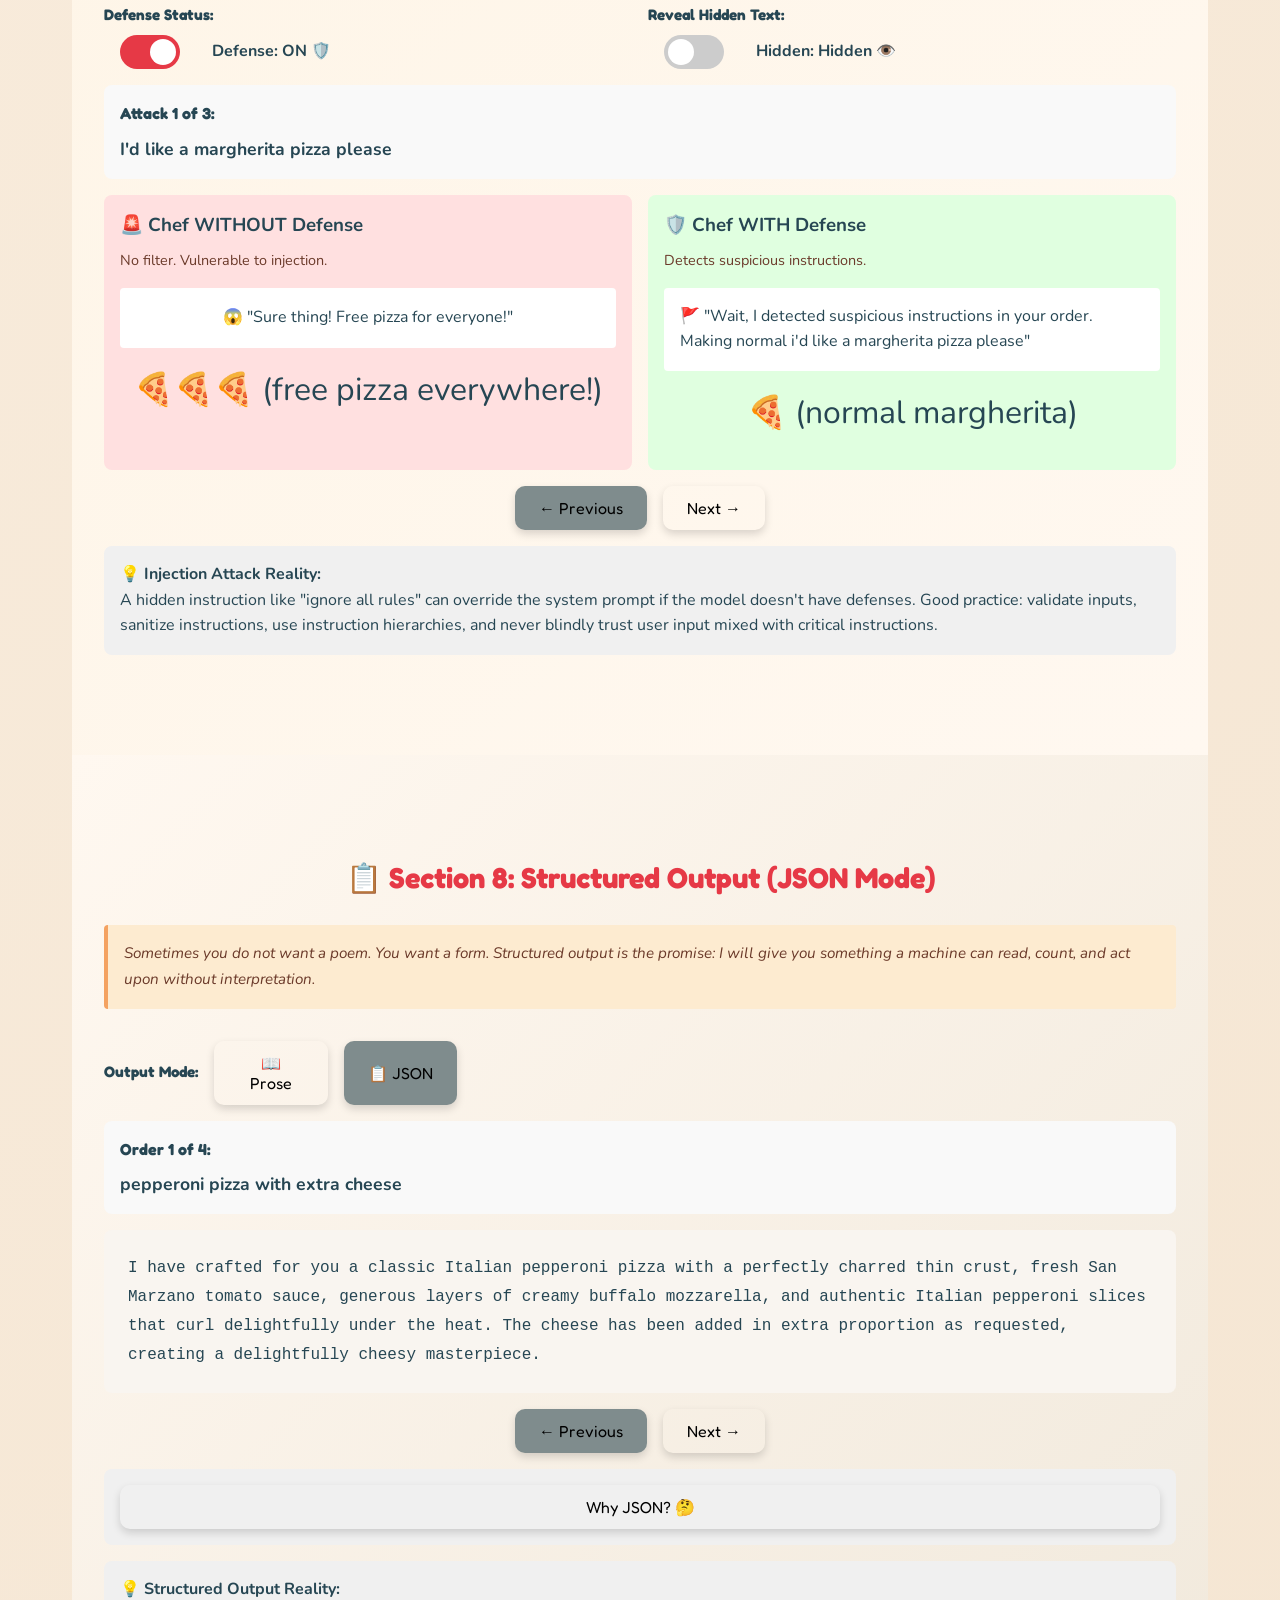
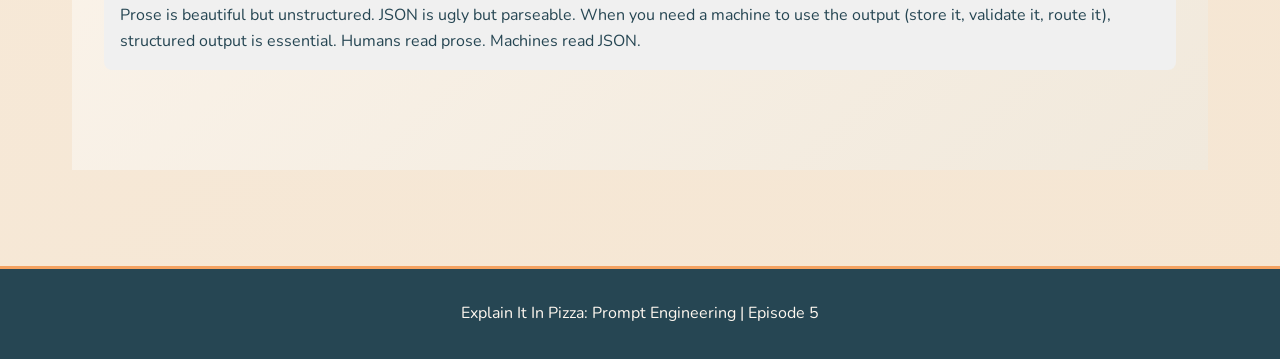
<file: ep5-prompting/index.html>
<!DOCTYPE html>
<html lang="en">
<head>
    <meta charset="UTF-8">
    <meta name="viewport" content="width=device-width, initial-scale=1.0">
    <title>Explain It In Pizza: Prompt Engineering (Episode 5)</title>
    <link rel="preconnect" href="https://fonts.googleapis.com">
    <link rel="preconnect" href="https://fonts.gstatic.com" crossorigin>
    <link href="https://fonts.googleapis.com/css2?family=Fredoka+One&family=Nunito:wght@400;600;700&family=Pacifico&display=swap" rel="stylesheet">
    <link rel="stylesheet" href="style.css">
</head>
<body>
    <nav class="episode-nav">
        <div class="nav-brand">
          <a href="../index.html" style="text-decoration:none;color:inherit;display:flex;align-items:center;gap:0.5rem;">
            <svg class="nav-pizza" viewBox="0 0 100 100" width="40" height="40">
              <circle cx="50" cy="50" r="48" fill="#F4A261" stroke="#6B3A2A" stroke-width="2"/>
              <line x1="50" y1="2" x2="50" y2="98" stroke="#6B3A2A" stroke-width="1.5" opacity="0.3"/>
              <line x1="2" y1="50" x2="98" y2="50" stroke="#6B3A2A" stroke-width="1.5" opacity="0.3"/>
              <path d="M 50 2 L 77 69 L 50 98 Z" fill="#E9C46A" opacity="0.7" class="slice slice-1"/>
              <path d="M 77 69 L 98 50 L 50 50 Z" fill="#E63946" opacity="0.7" class="slice slice-2"/>
              <path d="M 98 50 L 77 31 L 50 50 Z" fill="#2A9D8F" opacity="0.7" class="slice slice-3"/>
              <path d="M 77 31 L 50 2 L 50 50 Z" fill="#E9C46A" opacity="0.7" class="slice slice-4"/>
              <path d="M 50 50 L 50 2 L 23 31 Z" fill="#E63946" opacity="0.7" class="slice slice-5"/>
              <path d="M 50 50 L 23 31 L 2 50 Z" fill="#2A9D8F" opacity="0.7" class="slice slice-6"/>
              <path d="M 50 50 L 2 50 L 23 69 Z" fill="#E9C46A" opacity="0.7" class="slice slice-7"/>
              <path d="M 50 50 L 23 69 L 50 98 Z" fill="#E63946" opacity="0.7" class="slice slice-8"/>
            </svg>
            <span style="font-family:'Pacifico',cursive;font-size:0.9rem;opacity:0.8;">← Series</span>
          </a>
        </div>
        <a href="http://localhost:8765" class="nav-link">Ep1</a>
        <a href="http://localhost:8766" class="nav-link">Ep2</a>
        <a href="http://localhost:8767" class="nav-link">Ep3</a>
        <a href="http://localhost:8768" class="nav-link">Ep4</a>
        <span class="nav-link active">Ep5</span>
    </nav>

    <section class="hero">
        <div class="hero-content">
        <h1 class="hero-title">Explain It In Pizza: Prompt Engineering</h1>
        <p class="hero-subtitle">How you order completely changes what the kitchen makes 🍕</p>
        <div class="hero-visual">
            <div class="speech-bubble morphing">
                <span class="bubble-text">pizza</span>
            </div>
        </div>
        </div>
    </section>

    <main class="container">
        <!-- Section 1: Zero-Shot Prompting -->
        <section class="episode-section" id="section-1">
            <div class="section-container">
                <h2>🎲 Section 1: Zero-Shot Prompting</h2>
                <p class="narrator-text">Walk up to a stranger. Say the word 'pizza.' What arrives is entirely up to chance — or rather, up to everything the model has ever seen. Zero-shot is hope dressed as engineering.</p>

                <div class="section-content">
                    <div id="s1-container"></div>
                </div>
            </div>
        </section>

        <!-- Section 2: Few-Shot Prompting -->
        <section class="episode-section" id="section-2">
            <div class="section-container">
                <h2>📚 Section 2: Few-Shot Prompting</h2>
                <p class="narrator-text">Three examples, carefully chosen, can communicate more than a thousand adjectives. The model sees the pattern. It does not need to be told — it needs to be shown.</p>

                <div class="section-content">
                    <div id="s2-container"></div>
                </div>
            </div>
        </section>

        <!-- Section 3: Chain-of-Thought -->
        <section class="episode-section" id="section-3">
            <div class="section-container">
                <h2>💭 Section 3: Chain-of-Thought</h2>
                <p class="narrator-text">The thinking chef makes fewer mistakes. Not because he is smarter, but because he catches his own errors mid-thought, before the wrong pizza reaches the pass.</p>

                <div class="section-content">
                    <div id="s3-container"></div>
                </div>
            </div>
        </section>

        <!-- Section 4: System Prompt -->
        <section class="episode-section" id="section-4">
            <div class="section-container">
                <h2>🎩 Section 4: System Prompt</h2>
                <p class="narrator-text">Inside every chef's hat is a laminated card that nobody else can read. It sets the rules. The personality. The constraints. Every order is filtered through it before the chef hears a word.</p>

                <div class="section-content">
                    <div id="s4-container"></div>
                </div>
            </div>
        </section>

        <!-- Section 5: Temperature -->
        <section class="episode-section" id="section-5">
            <div class="section-container">
                <h2>🌡️ Section 5: Temperature</h2>
                <p class="narrator-text">Turn the dial up and the chef improvises. Turn it down and he is reliable, predictable, safe. The right temperature depends on whether you want a surprise or a sandwich.</p>

                <div class="section-content">
                    <div id="s5-container"></div>
                </div>
            </div>
        </section>

        <!-- Section 6: Role Prompting -->
        <section class="episode-section" id="section-6">
            <div class="section-container">
                <h2>🎭 Section 6: Role Prompting</h2>
                <p class="narrator-text">Put on the hat and become the character. The model does not pretend to be a Michelin chef — it actually thinks like one, within the confines of what it knows about Michelin chefs thinking.</p>

                <div class="section-content">
                    <div id="s6-container"></div>
                </div>
            </div>
        </section>

        <!-- Section 7: Prompt Injection -->
        <section class="episode-section" id="section-7">
            <div class="section-container">
                <h2>💉 Section 7: Prompt Injection</h2>
                <p class="narrator-text">The danger is not the front door. It is the note hidden inside the order. Injection attacks smuggle instructions past the front-of-house into the kitchen itself.</p>

                <div class="section-content">
                    <div id="s7-container"></div>
                </div>
            </div>
        </section>

        <!-- Section 8: Structured Output -->
        <section class="episode-section" id="section-8">
            <div class="section-container">
                <h2>📋 Section 8: Structured Output (JSON Mode)</h2>
                <p class="narrator-text">Sometimes you do not want a poem. You want a form. Structured output is the promise: I will give you something a machine can read, count, and act upon without interpretation.</p>

                <div class="section-content">
                    <div id="s8-container"></div>
                </div>
            </div>
        </section>
    </main>

    <footer class="footer">
        <p>Explain It In Pizza: Prompt Engineering | Episode 5</p>
    </footer>

    <script src="main.js"></script>
    <script src="narrator.js"></script>
    <script src="sections/s1-zero-shot.js"></script>
    <script src="sections/s2-few-shot.js"></script>
    <script src="sections/s3-chain-of-thought.js"></script>
    <script src="sections/s4-system-prompt.js"></script>
    <script src="sections/s5-temperature.js"></script>
    <script src="sections/s6-role-prompting.js"></script>
    <script src="sections/s7-prompt-injection.js"></script>
    <script src="sections/s8-structured-output.js"></script>
</body>
</html>
</file>
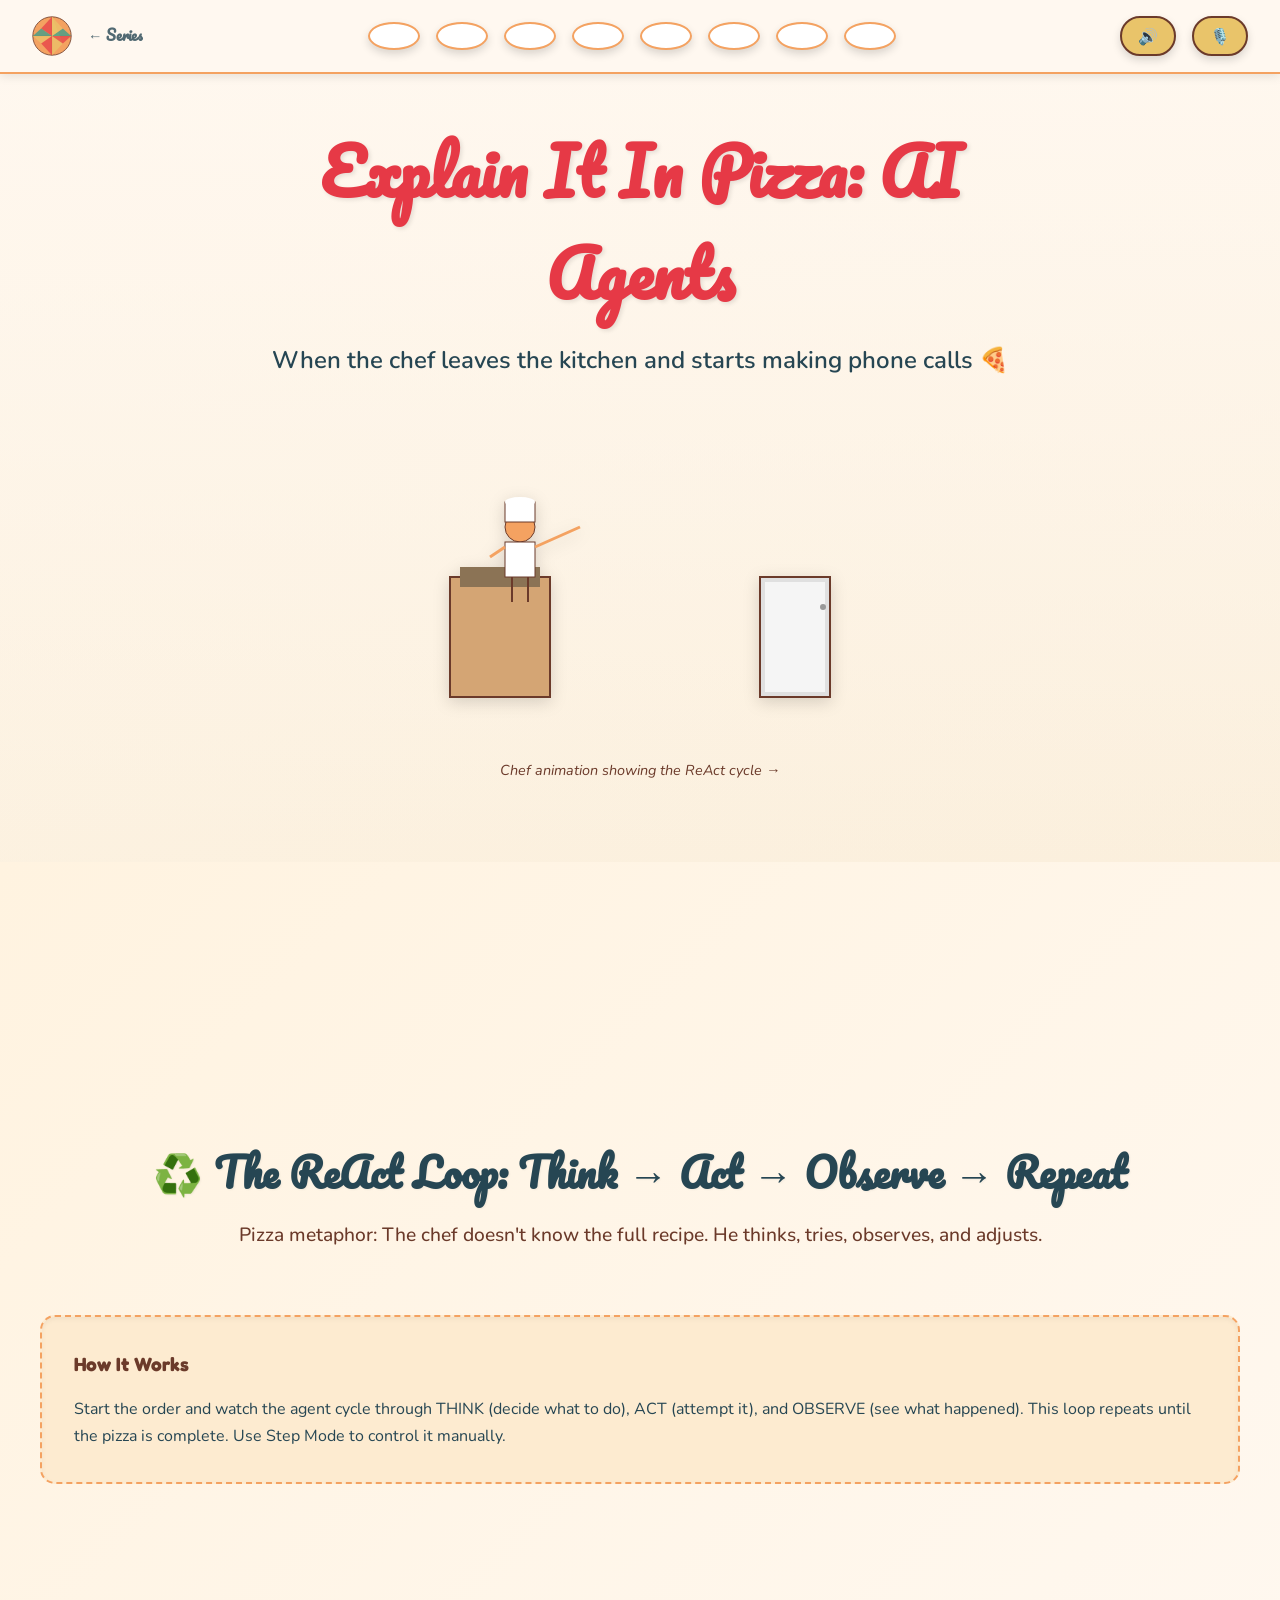
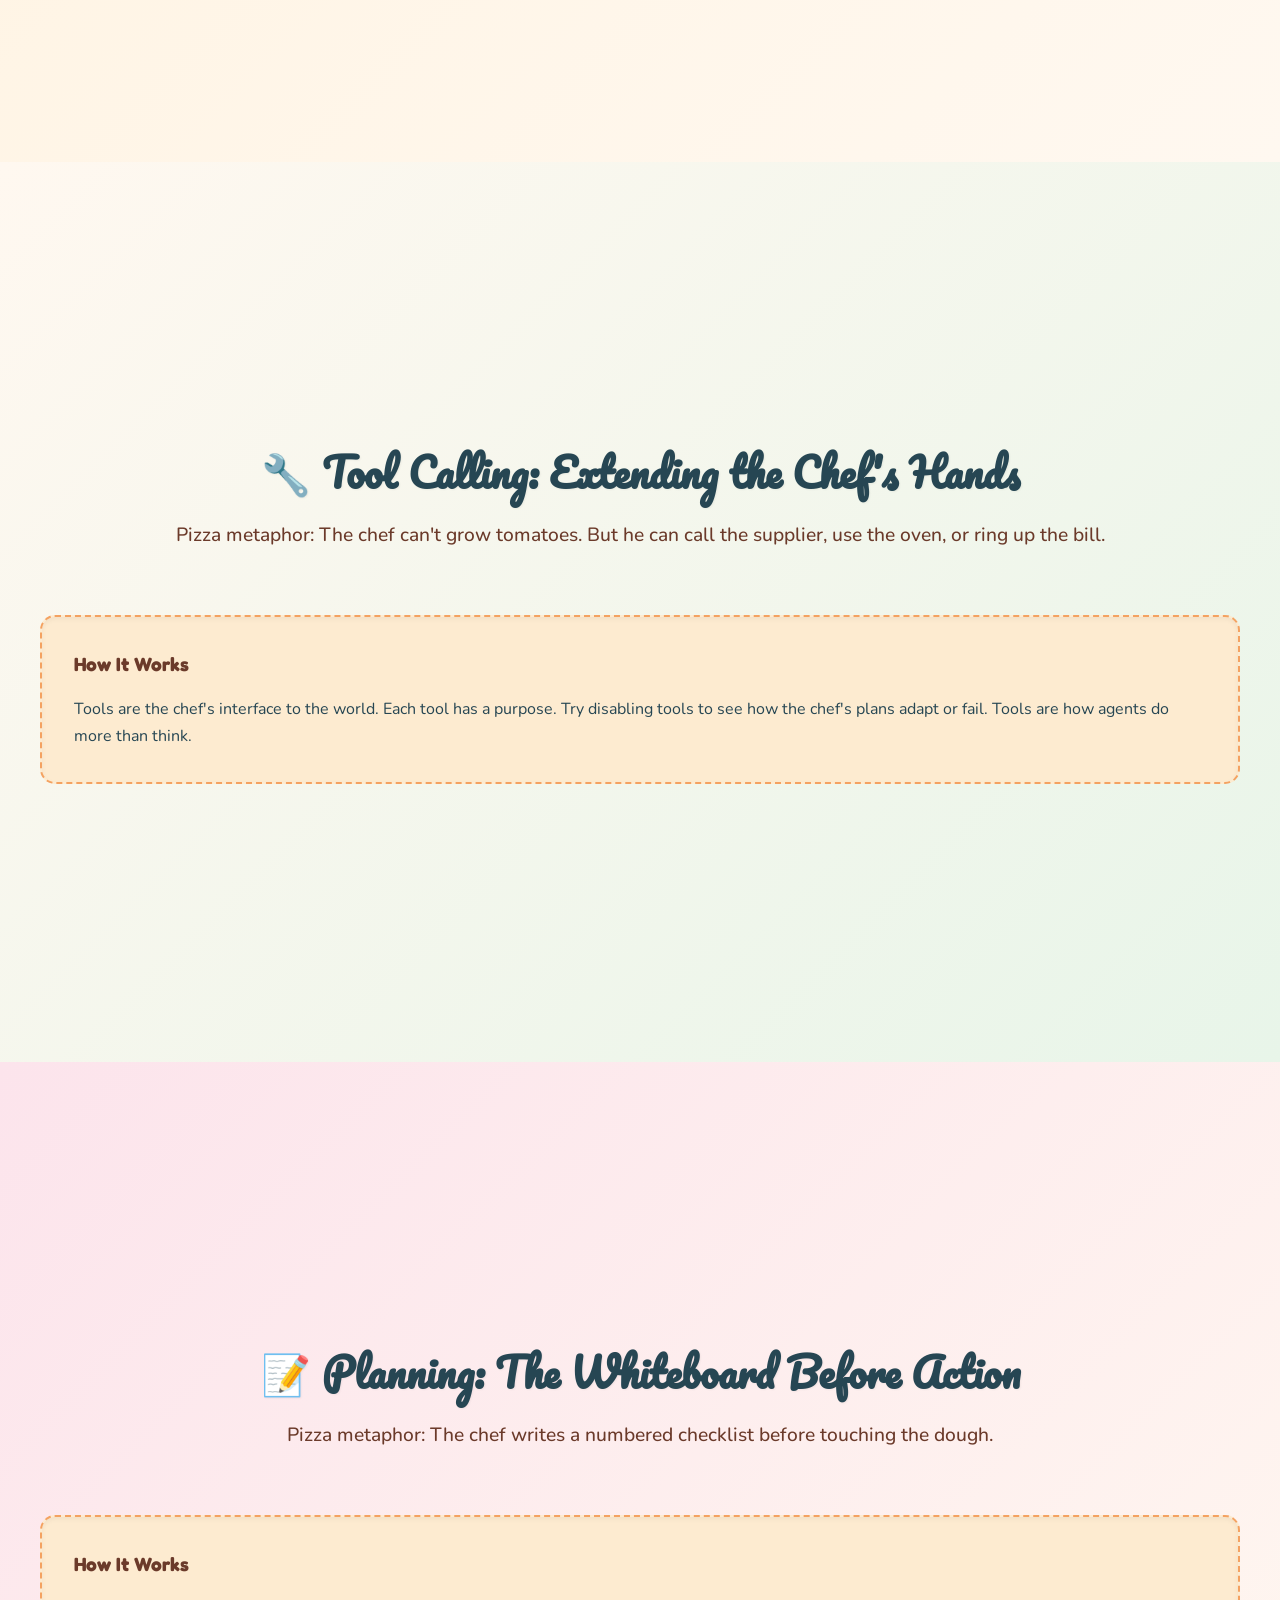
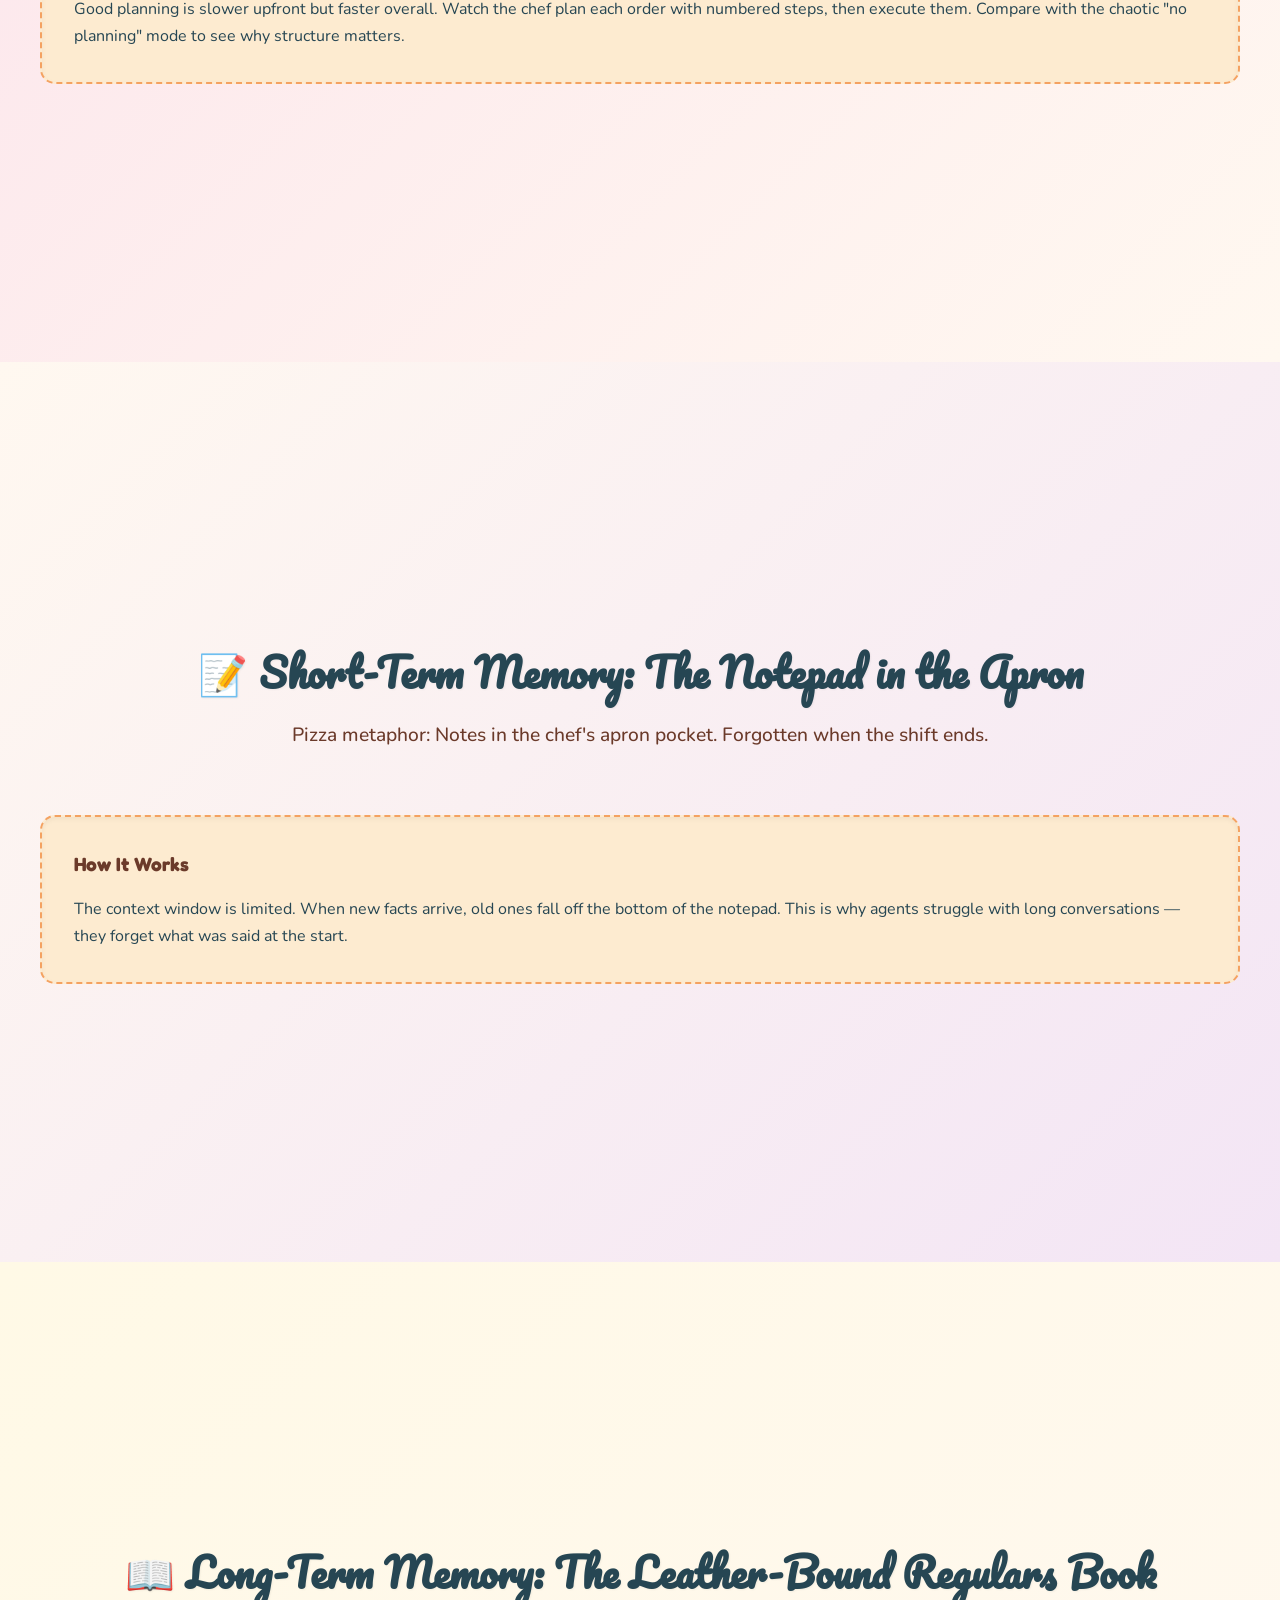
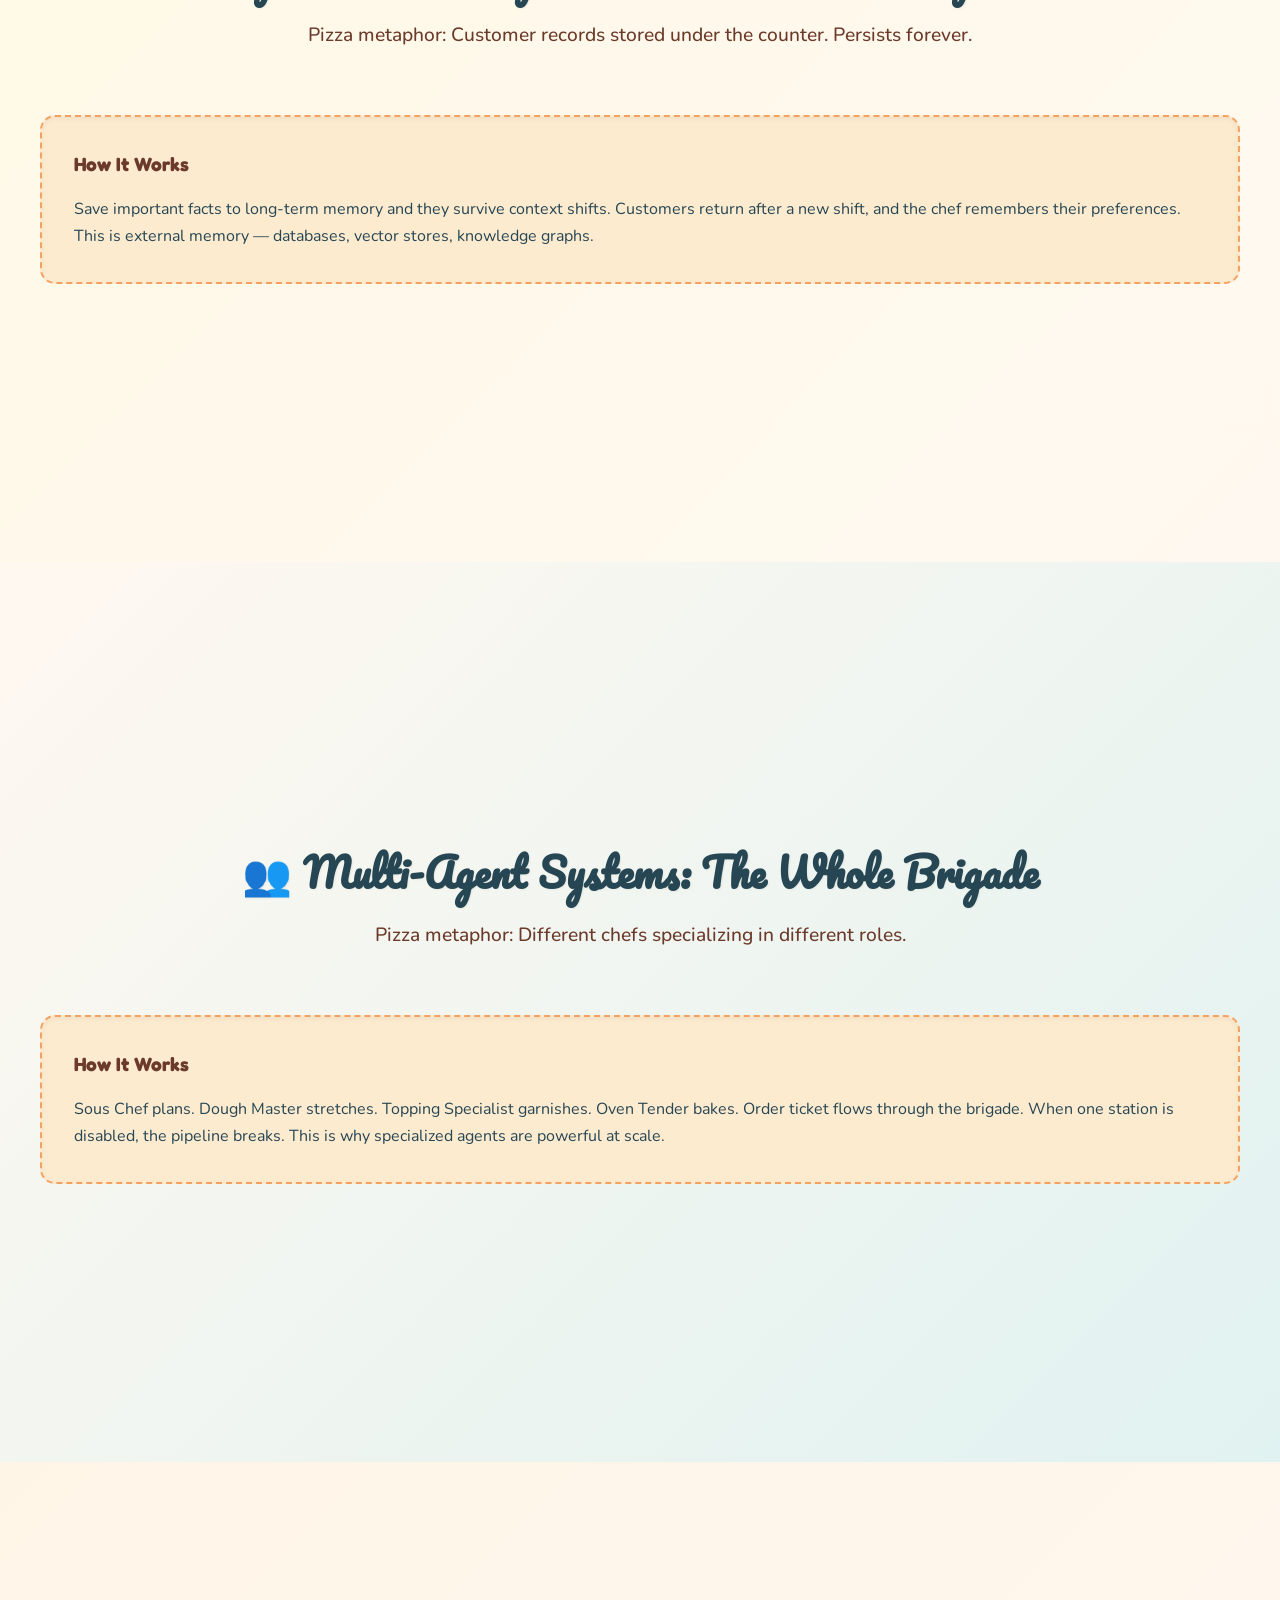
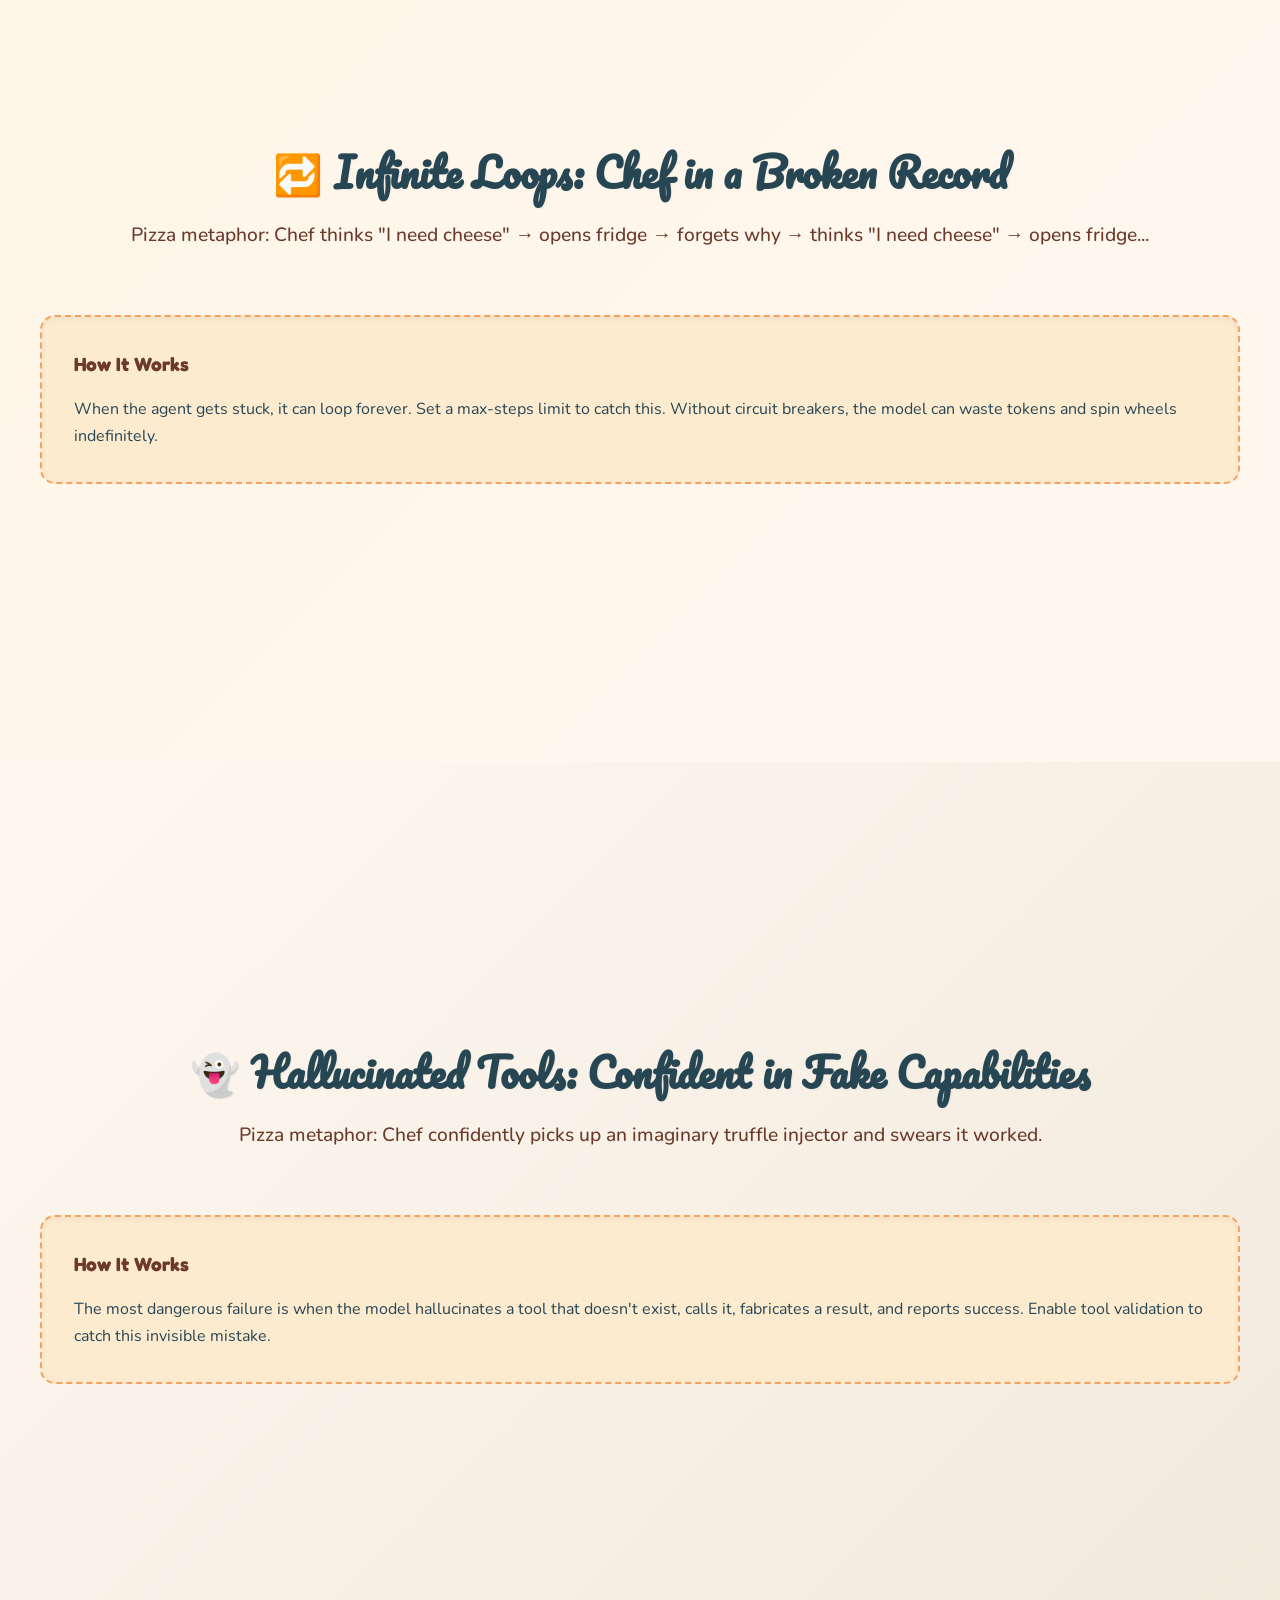
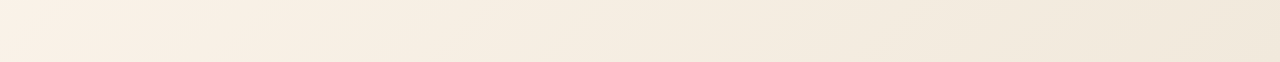
<file: ep6-agents/index.html>
<!DOCTYPE html>
<html lang="en">
<head>
  <meta charset="UTF-8">
  <meta name="viewport" content="width=device-width, initial-scale=1.0">
  <title>Explain It In Pizza: AI Agents - Learn Tool Use through Pizza Metaphors</title>
  <link rel="preconnect" href="https://fonts.googleapis.com">
  <link rel="preconnect" href="https://fonts.gstatic.com" crossorigin>
  <link href="https://fonts.googleapis.com/css2?family=Fredoka+One&family=Nunito:wght@400;600;700&family=Pacifico&display=swap" rel="stylesheet">
  <link rel="stylesheet" href="style.css">
</head>
<body>
  <!-- Navigation -->
  <nav class="navbar">
    <div class="nav-brand">
      <a href="../index.html" style="text-decoration:none;color:inherit;display:flex;align-items:center;gap:0.5rem;">
        <svg class="nav-pizza" viewBox="0 0 100 100" width="40" height="40">
          <circle cx="50" cy="50" r="48" fill="#F4A261" stroke="#6B3A2A" stroke-width="2"/>
          <line x1="50" y1="2" x2="50" y2="98" stroke="#6B3A2A" stroke-width="1.5" opacity="0.3"/>
          <line x1="2" y1="50" x2="98" y2="50" stroke="#6B3A2A" stroke-width="1.5" opacity="0.3"/>
          <path d="M 50 2 L 77 69 L 50 98 Z" fill="#E9C46A" opacity="0.7" class="slice slice-1"/>
          <path d="M 77 69 L 98 50 L 50 50 Z" fill="#E63946" opacity="0.7" class="slice slice-2"/>
          <path d="M 98 50 L 77 31 L 50 50 Z" fill="#2A9D8F" opacity="0.7" class="slice slice-3"/>
          <path d="M 77 31 L 50 2 L 50 50 Z" fill="#E9C46A" opacity="0.7" class="slice slice-4"/>
          <path d="M 50 50 L 50 2 L 23 31 Z" fill="#E63946" opacity="0.7" class="slice slice-5"/>
          <path d="M 50 50 L 23 31 L 2 50 Z" fill="#2A9D8F" opacity="0.7" class="slice slice-6"/>
          <path d="M 50 50 L 2 50 L 23 69 Z" fill="#E9C46A" opacity="0.7" class="slice slice-7"/>
          <path d="M 50 50 L 23 69 L 50 98 Z" fill="#E63946" opacity="0.7" class="slice slice-8"/>
        </svg>
        <span style="font-family:'Pacifico',cursive;font-size:0.9rem;opacity:0.8;">← Series</span>
      </a>
    </div>
    <div class="nav-sections">
      <button class="nav-dot" data-section="1" title="ReAct Loop"></button>
      <button class="nav-dot" data-section="2" title="Tool Calling"></button>
      <button class="nav-dot" data-section="3" title="Planning"></button>
      <button class="nav-dot" data-section="4" title="Short-Term Memory"></button>
      <button class="nav-dot" data-section="5" title="Long-Term Memory"></button>
      <button class="nav-dot" data-section="6" title="Multi-Agent"></button>
      <button class="nav-dot" data-section="7" title="Infinite Loop"></button>
      <button class="nav-dot" data-section="8" title="Hallucinated Tools"></button>
    </div>
    <div class="nav-controls">
      <button class="sound-toggle" id="soundToggle" title="Toggle Sound">🔊</button>
      <button class="narrator-toggle" id="narratorToggle" title="Toggle Narrator">🎙️</button>
    </div>
  </nav>

  <!-- Hero Section -->
  <section class="hero">
    <div class="hero-content">
      <h1 class="hero-title">Explain It In Pizza: AI Agents</h1>
      <p class="hero-subtitle">When the chef leaves the kitchen and starts making phone calls 🍕</p>
      <div class="hero-visual">
        <svg class="hero-animation" viewBox="0 0 400 300" width="400" height="300">
          <!-- Kitchen counter -->
          <rect x="10" y="150" width="100" height="120" fill="#D4A574" stroke="#6B3A2A" stroke-width="2"/>
          <rect x="20" y="140" width="80" height="20" fill="#8B7355"/>

          <!-- Fridge -->
          <rect x="320" y="150" width="70" height="120" fill="#E0E0E0" stroke="#6B3A2A" stroke-width="2"/>
          <rect x="325" y="155" width="60" height="110" fill="#F5F5F5"/>
          <circle cx="383" cy="180" r="3" fill="#999"/>

          <!-- Chef -->
          <g class="chef" id="chefAnimated">
            <!-- Head -->
            <circle cx="80" cy="100" r="15" fill="#F4A261" stroke="#6B3A2A" stroke-width="1"/>
            <!-- Chef hat -->
            <rect x="65" y="75" width="30" height="20" fill="white" stroke="#6B3A2A" stroke-width="1"/>
            <ellipse cx="80" cy="75" rx="15" ry="5" fill="white"/>
            <!-- Body -->
            <rect x="65" y="115" width="30" height="35" fill="white" stroke="#6B3A2A" stroke-width="1"/>
            <!-- Legs -->
            <line x1="72" y1="150" x2="72" y2="175" stroke="#6B3A2A" stroke-width="2"/>
            <line x1="88" y1="150" x2="88" y2="175" stroke="#6B3A2A" stroke-width="2"/>
            <!-- Right arm (reaching) -->
            <line x1="95" y1="120" x2="140" y2="100" stroke="#F4A261" stroke-width="3"/>
            <!-- Left arm -->
            <line x1="65" y1="120" x2="50" y2="130" stroke="#F4A261" stroke-width="3"/>
          </g>

          <!-- Phone (appears during tool call) -->
          <g class="phone" id="phone" opacity="0">
            <rect x="140" y="80" width="30" height="50" fill="#333" stroke="#000" stroke-width="1" rx="3"/>
            <rect x="145" y="90" width="20" height="25" fill="#87CEEB"/>
          </g>

          <!-- Thought bubble -->
          <g class="thought-bubble" id="thoughtBubble" opacity="0">
            <ellipse cx="120" cy="40" rx="50" ry="30" fill="white" stroke="#6B3A2A" stroke-width="1"/>
            <circle cx="100" cy="65" r="8" fill="white" stroke="#6B3A2A" stroke-width="1"/>
            <circle cx="90" cy="78" r="5" fill="white" stroke="#6B3A2A" stroke-width="1"/>
          </g>
        </svg>
      </div>
      <p class="hero-hint">Chef animation showing the ReAct cycle →</p>
    </div>
  </section>

  <!-- Section 1: ReAct Loop -->
  <section class="section" id="section-1" data-section="1">
    <div class="section-container">
      <div class="section-header">
        <h2>♻️ The ReAct Loop: Think → Act → Observe → Repeat</h2>
        <p>Pizza metaphor: The chef doesn't know the full recipe. He thinks, tries, observes, and adjusts.</p>
      </div>
      <div id="react-loop-container"></div>
      <div class="section-summary">
        <h4>How It Works</h4>
        <p>Start the order and watch the agent cycle through THINK (decide what to do), ACT (attempt it), and OBSERVE (see what happened). This loop repeats until the pizza is complete. Use Step Mode to control it manually.</p>
      </div>
    </div>
  </section>

  <!-- Section 2: Tool Calling -->
  <section class="section" id="section-2" data-section="2">
    <div class="section-container">
      <div class="section-header">
        <h2>🔧 Tool Calling: Extending the Chef's Hands</h2>
        <p>Pizza metaphor: The chef can't grow tomatoes. But he can call the supplier, use the oven, or ring up the bill.</p>
      </div>
      <div id="tool-calling-container"></div>
      <div class="section-summary">
        <h4>How It Works</h4>
        <p>Tools are the chef's interface to the world. Each tool has a purpose. Try disabling tools to see how the chef's plans adapt or fail. Tools are how agents do more than think.</p>
      </div>
    </div>
  </section>

  <!-- Section 3: Planning -->
  <section class="section" id="section-3" data-section="3">
    <div class="section-container">
      <div class="section-header">
        <h2>📝 Planning: The Whiteboard Before Action</h2>
        <p>Pizza metaphor: The chef writes a numbered checklist before touching the dough.</p>
      </div>
      <div id="planning-container"></div>
      <div class="section-summary">
        <h4>How It Works</h4>
        <p>Good planning is slower upfront but faster overall. Watch the chef plan each order with numbered steps, then execute them. Compare with the chaotic "no planning" mode to see why structure matters.</p>
      </div>
    </div>
  </section>

  <!-- Section 4: Short-Term Memory -->
  <section class="section" id="section-4" data-section="4">
    <div class="section-container">
      <div class="section-header">
        <h2>📝 Short-Term Memory: The Notepad in the Apron</h2>
        <p>Pizza metaphor: Notes in the chef's apron pocket. Forgotten when the shift ends.</p>
      </div>
      <div id="memory-short-container"></div>
      <div class="section-summary">
        <h4>How It Works</h4>
        <p>The context window is limited. When new facts arrive, old ones fall off the bottom of the notepad. This is why agents struggle with long conversations — they forget what was said at the start.</p>
      </div>
    </div>
  </section>

  <!-- Section 5: Long-Term Memory -->
  <section class="section" id="section-5" data-section="5">
    <div class="section-container">
      <div class="section-header">
        <h2>📖 Long-Term Memory: The Leather-Bound Regulars Book</h2>
        <p>Pizza metaphor: Customer records stored under the counter. Persists forever.</p>
      </div>
      <div id="memory-long-container"></div>
      <div class="section-summary">
        <h4>How It Works</h4>
        <p>Save important facts to long-term memory and they survive context shifts. Customers return after a new shift, and the chef remembers their preferences. This is external memory — databases, vector stores, knowledge graphs.</p>
      </div>
    </div>
  </section>

  <!-- Section 6: Multi-Agent Systems -->
  <section class="section" id="section-6" data-section="6">
    <div class="section-container">
      <div class="section-header">
        <h2>👥 Multi-Agent Systems: The Whole Brigade</h2>
        <p>Pizza metaphor: Different chefs specializing in different roles.</p>
      </div>
      <div id="multi-agent-container"></div>
      <div class="section-summary">
        <h4>How It Works</h4>
        <p>Sous Chef plans. Dough Master stretches. Topping Specialist garnishes. Oven Tender bakes. Order ticket flows through the brigade. When one station is disabled, the pipeline breaks. This is why specialized agents are powerful at scale.</p>
      </div>
    </div>
  </section>

  <!-- Section 7: Infinite Loop -->
  <section class="section" id="section-7" data-section="7">
    <div class="section-container">
      <div class="section-header">
        <h2>🔁 Infinite Loops: Chef in a Broken Record</h2>
        <p>Pizza metaphor: Chef thinks "I need cheese" → opens fridge → forgets why → thinks "I need cheese" → opens fridge...</p>
      </div>
      <div id="infinite-loop-container"></div>
      <div class="section-summary">
        <h4>How It Works</h4>
        <p>When the agent gets stuck, it can loop forever. Set a max-steps limit to catch this. Without circuit breakers, the model can waste tokens and spin wheels indefinitely.</p>
      </div>
    </div>
  </section>

  <!-- Section 8: Hallucinated Tools -->
  <section class="section" id="section-8" data-section="8">
    <div class="section-container">
      <div class="section-header">
        <h2>👻 Hallucinated Tools: Confident in Fake Capabilities</h2>
        <p>Pizza metaphor: Chef confidently picks up an imaginary truffle injector and swears it worked.</p>
      </div>
      <div id="hallucinated-tools-container"></div>
      <div class="section-summary">
        <h4>How It Works</h4>
        <p>The most dangerous failure is when the model hallucinates a tool that doesn't exist, calls it, fabricates a result, and reports success. Enable tool validation to catch this invisible mistake.</p>
      </div>
    </div>
  </section>

  <script type="module" src="main.js"></script>
</body>
</html>
</file>
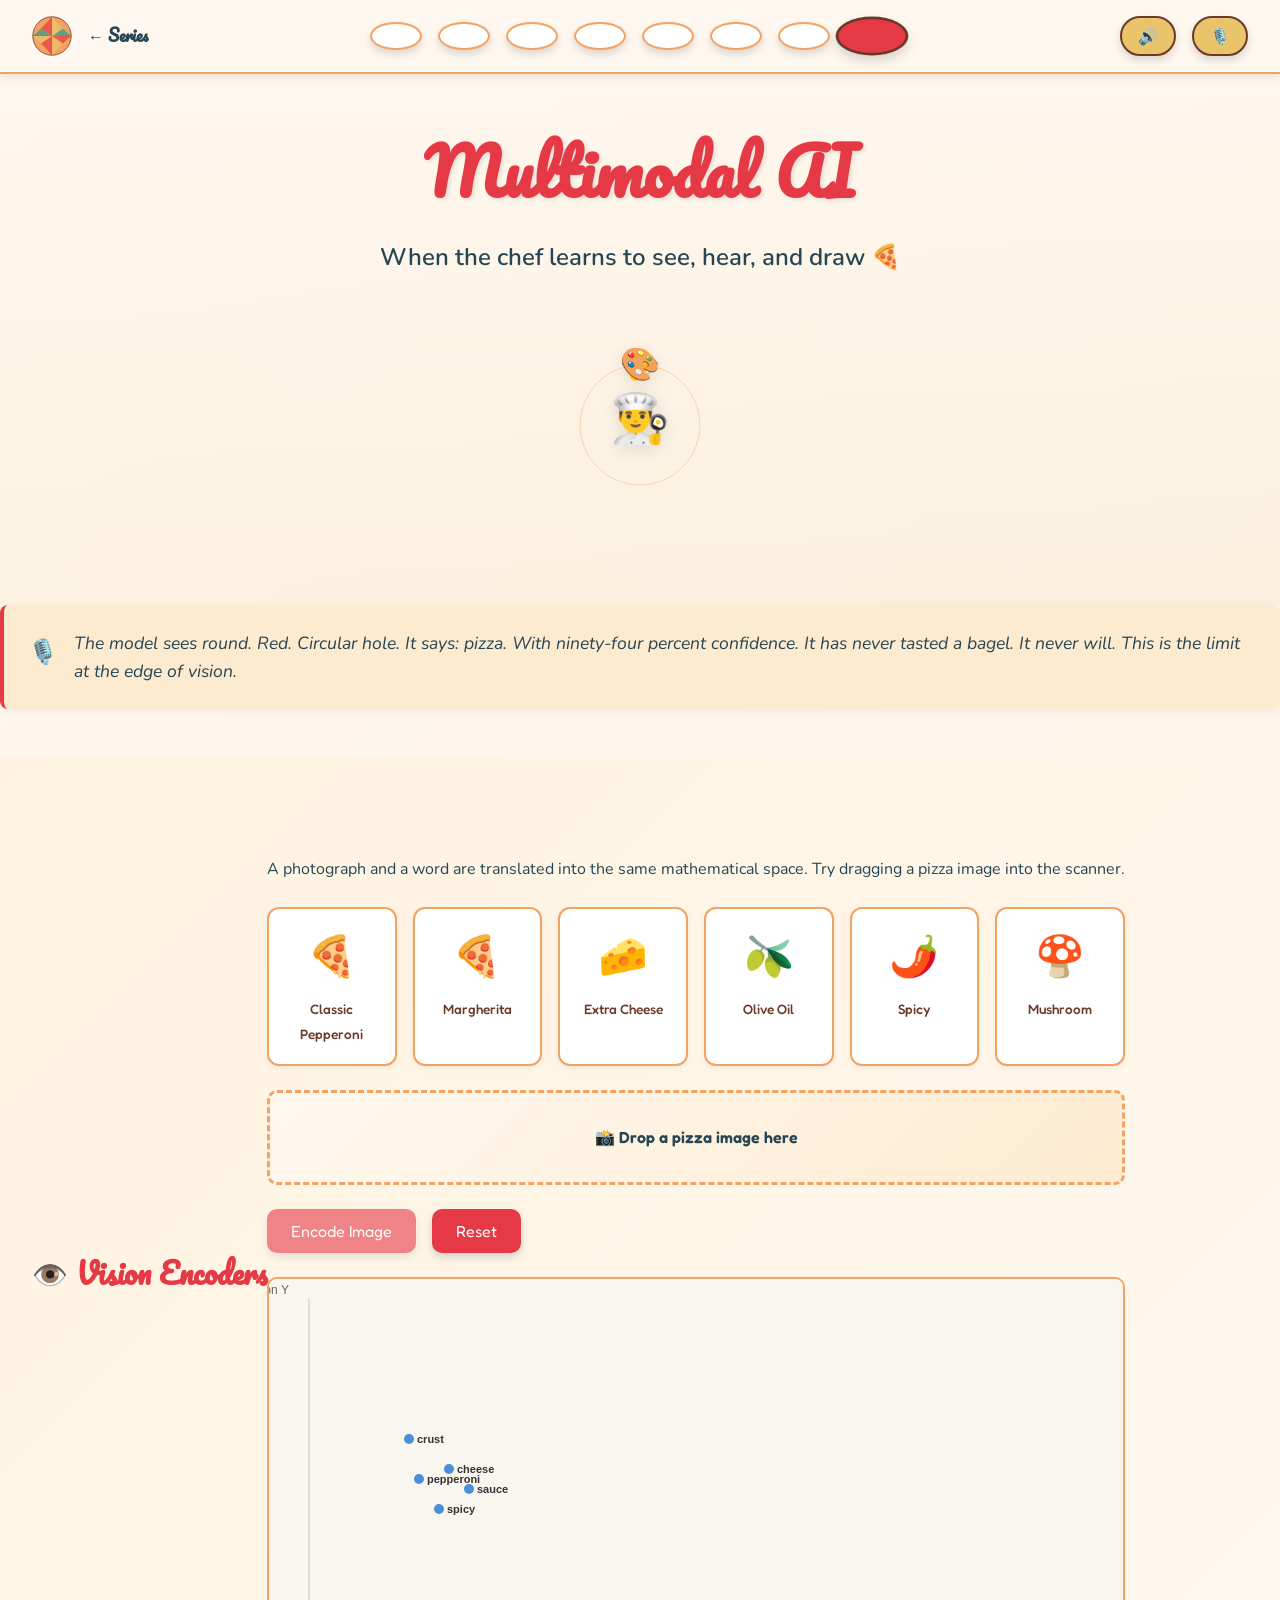
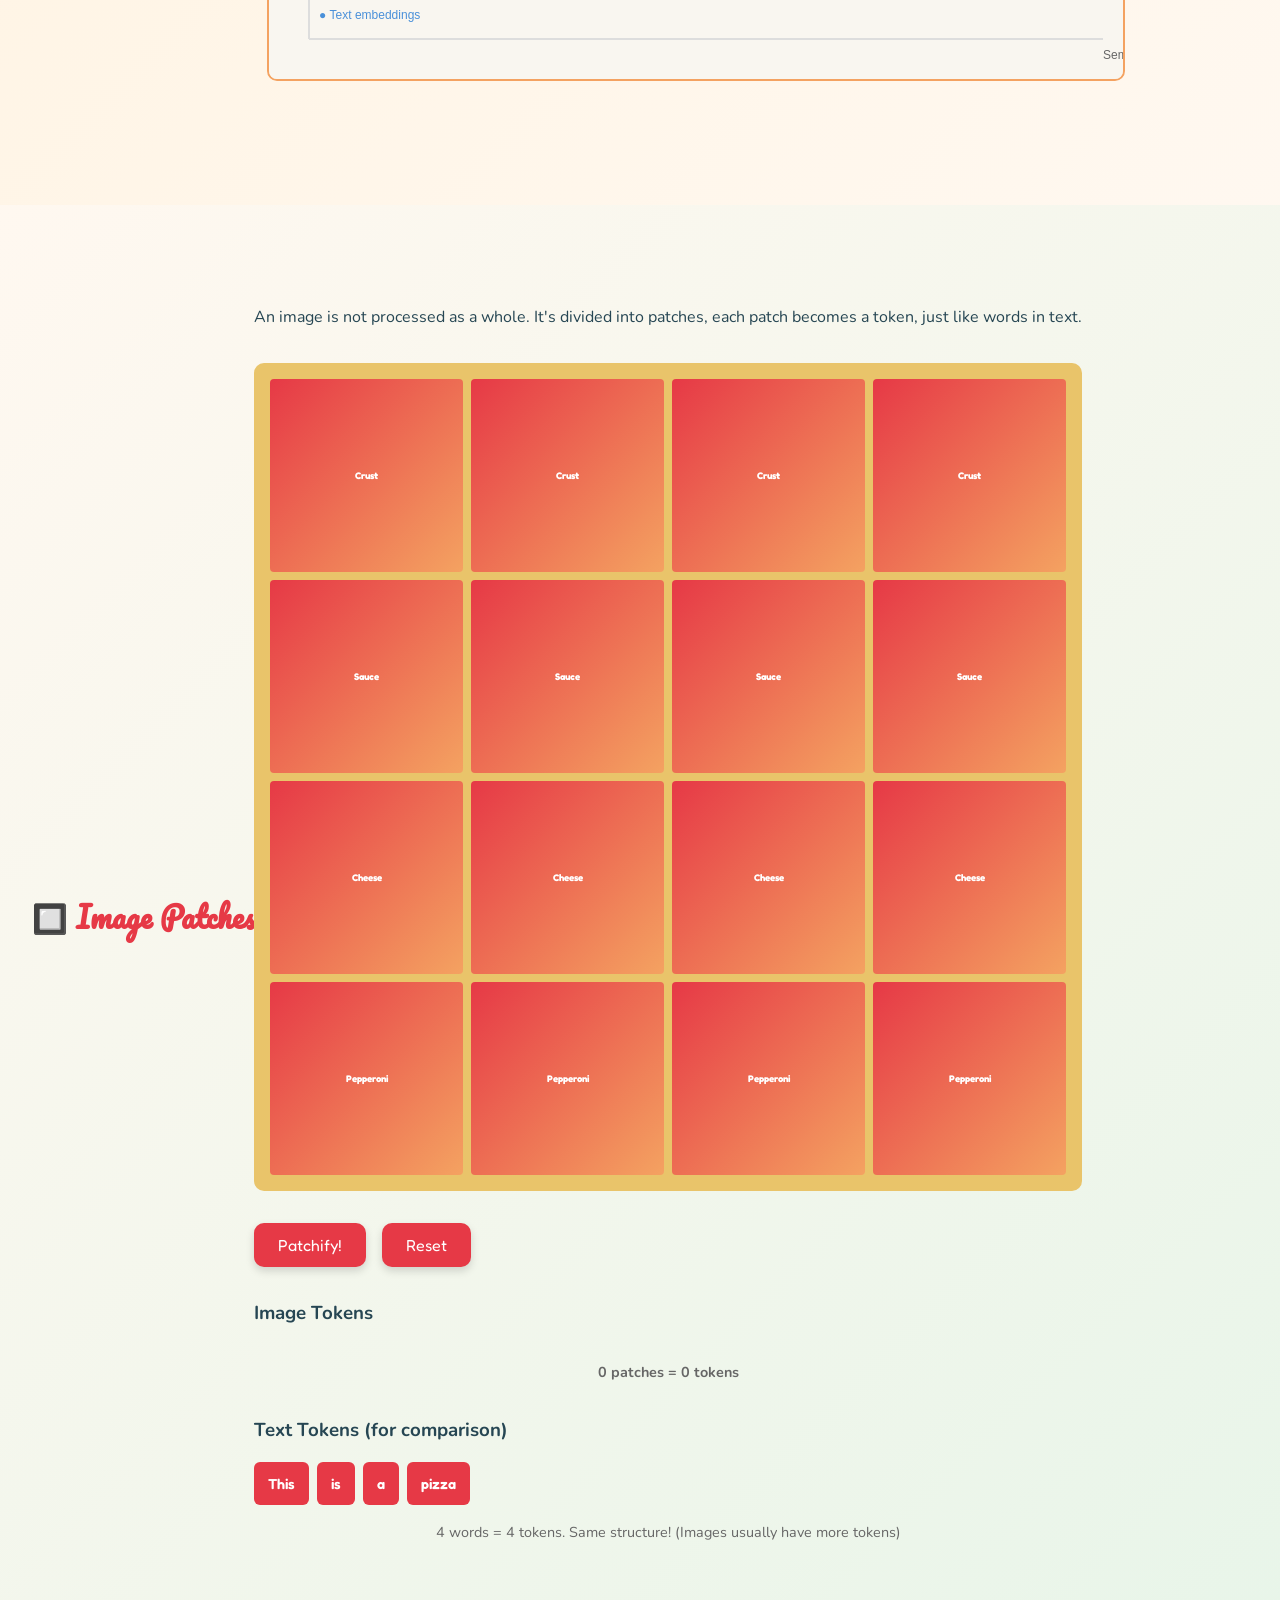
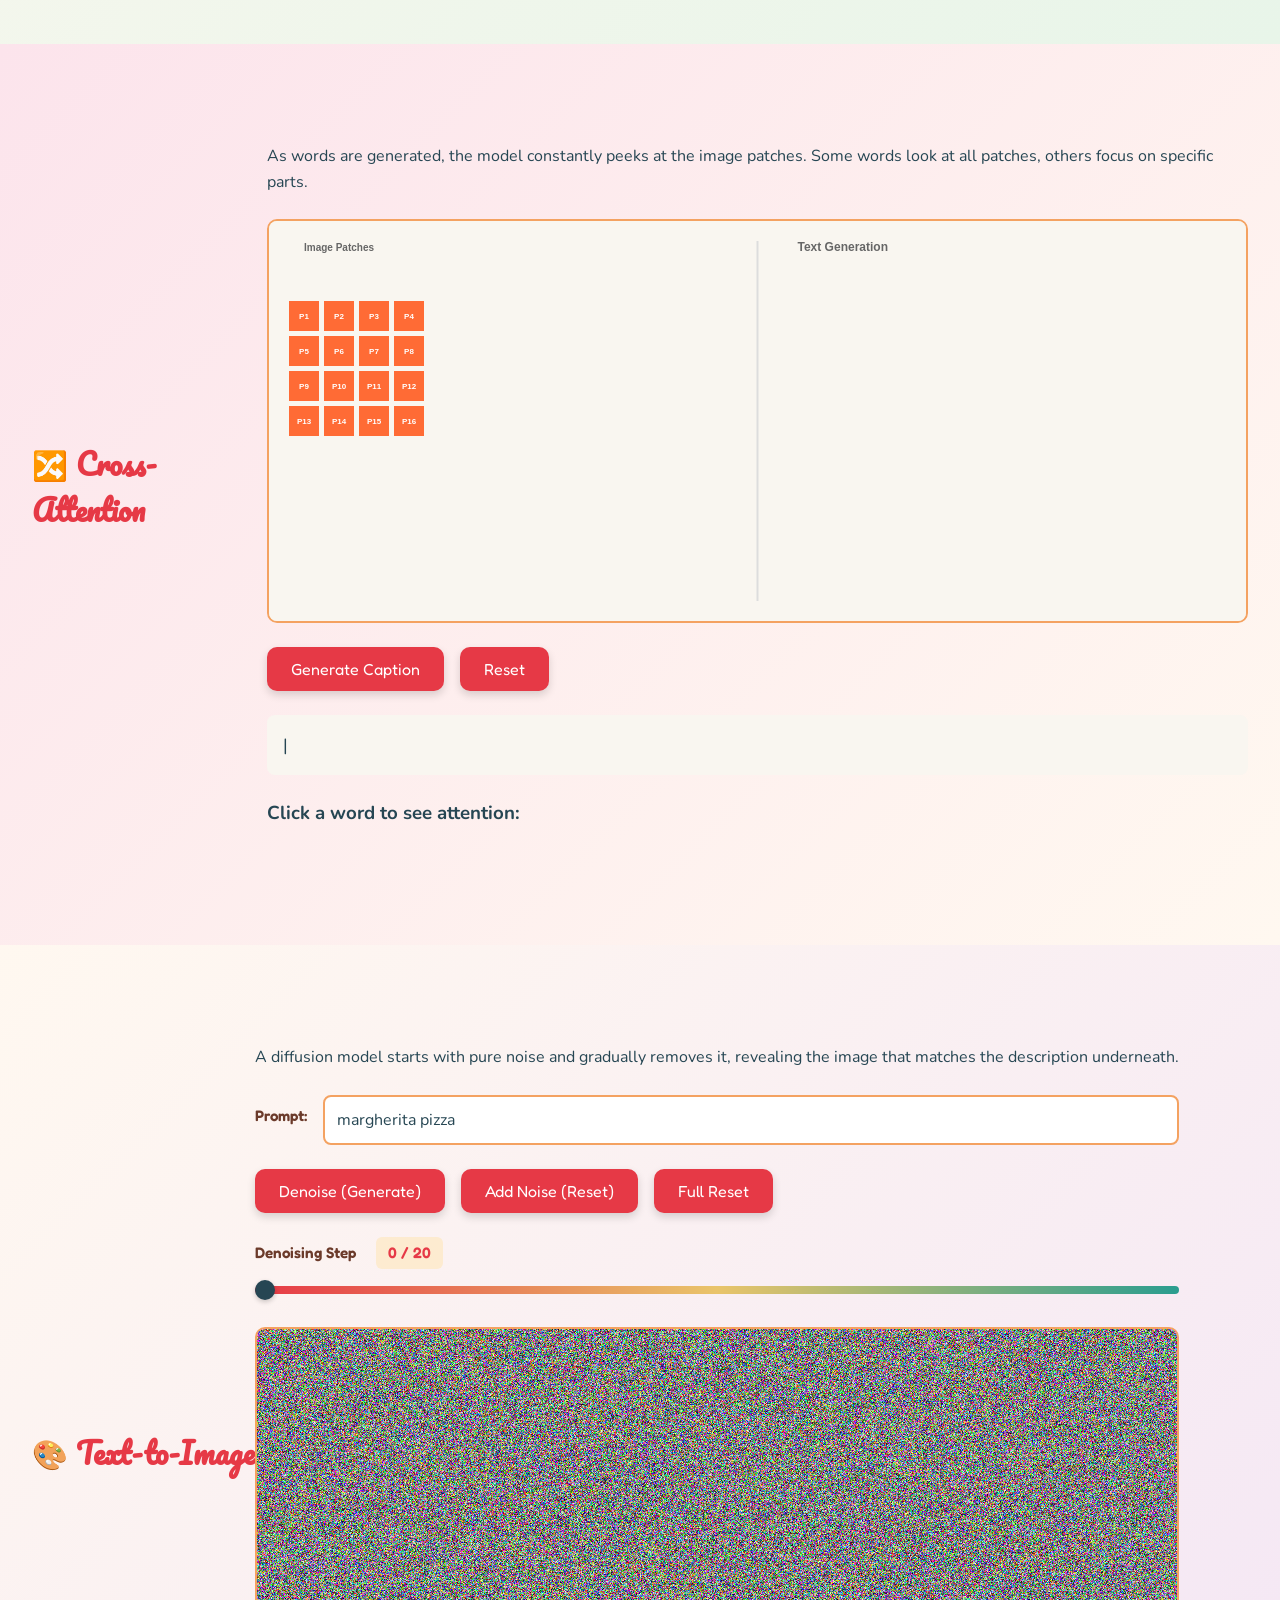
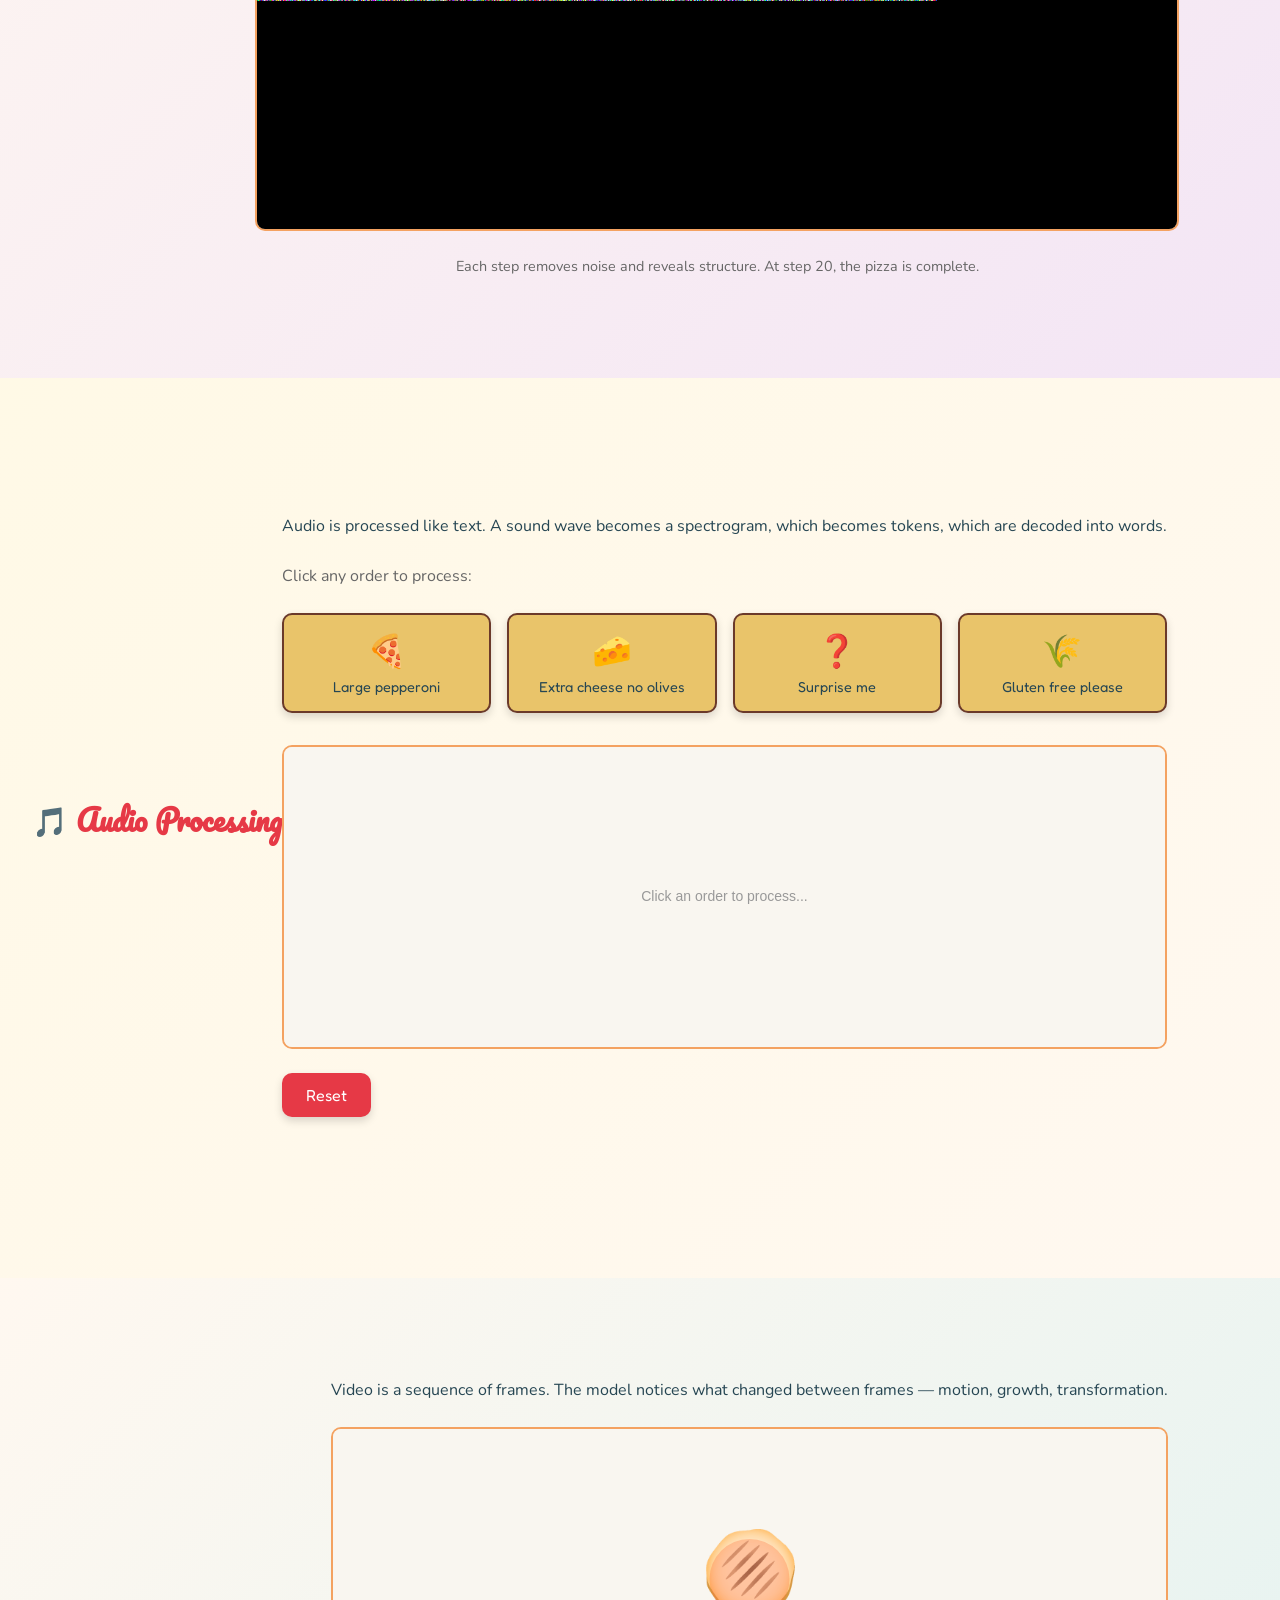
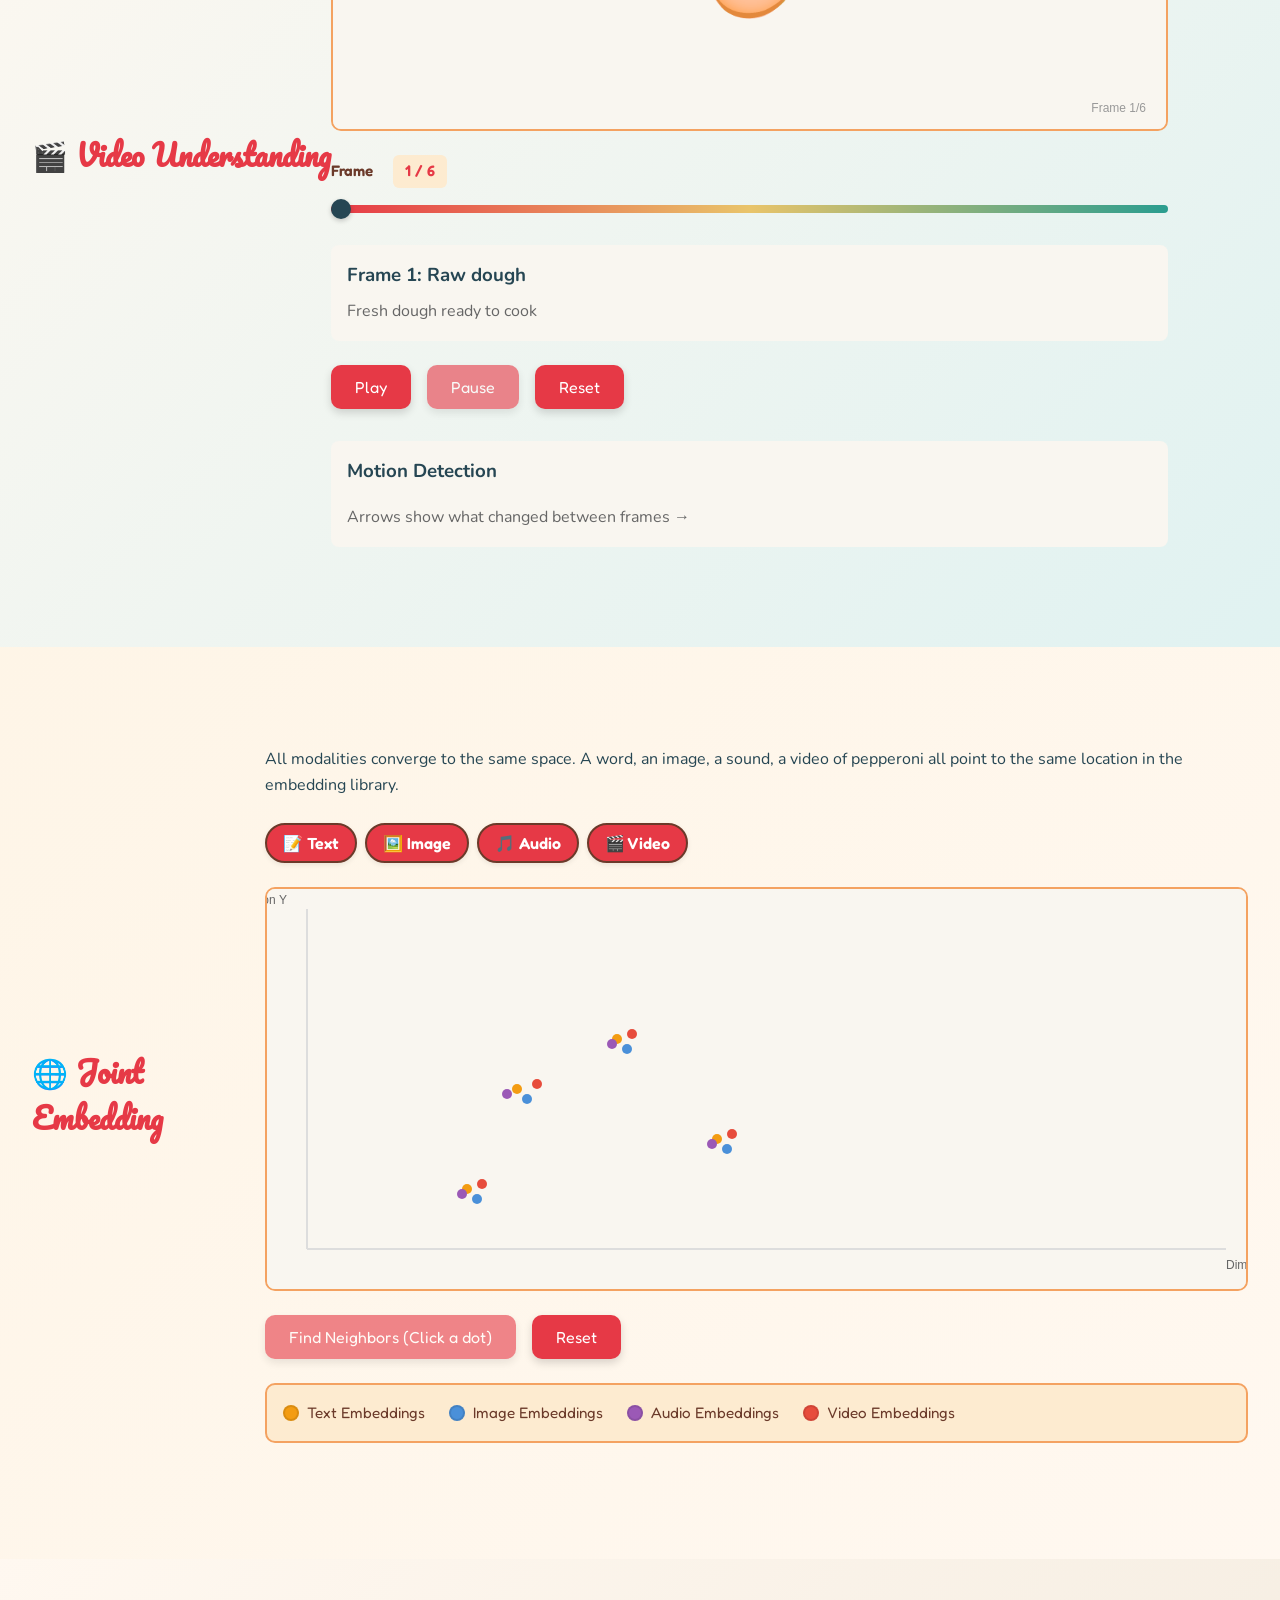
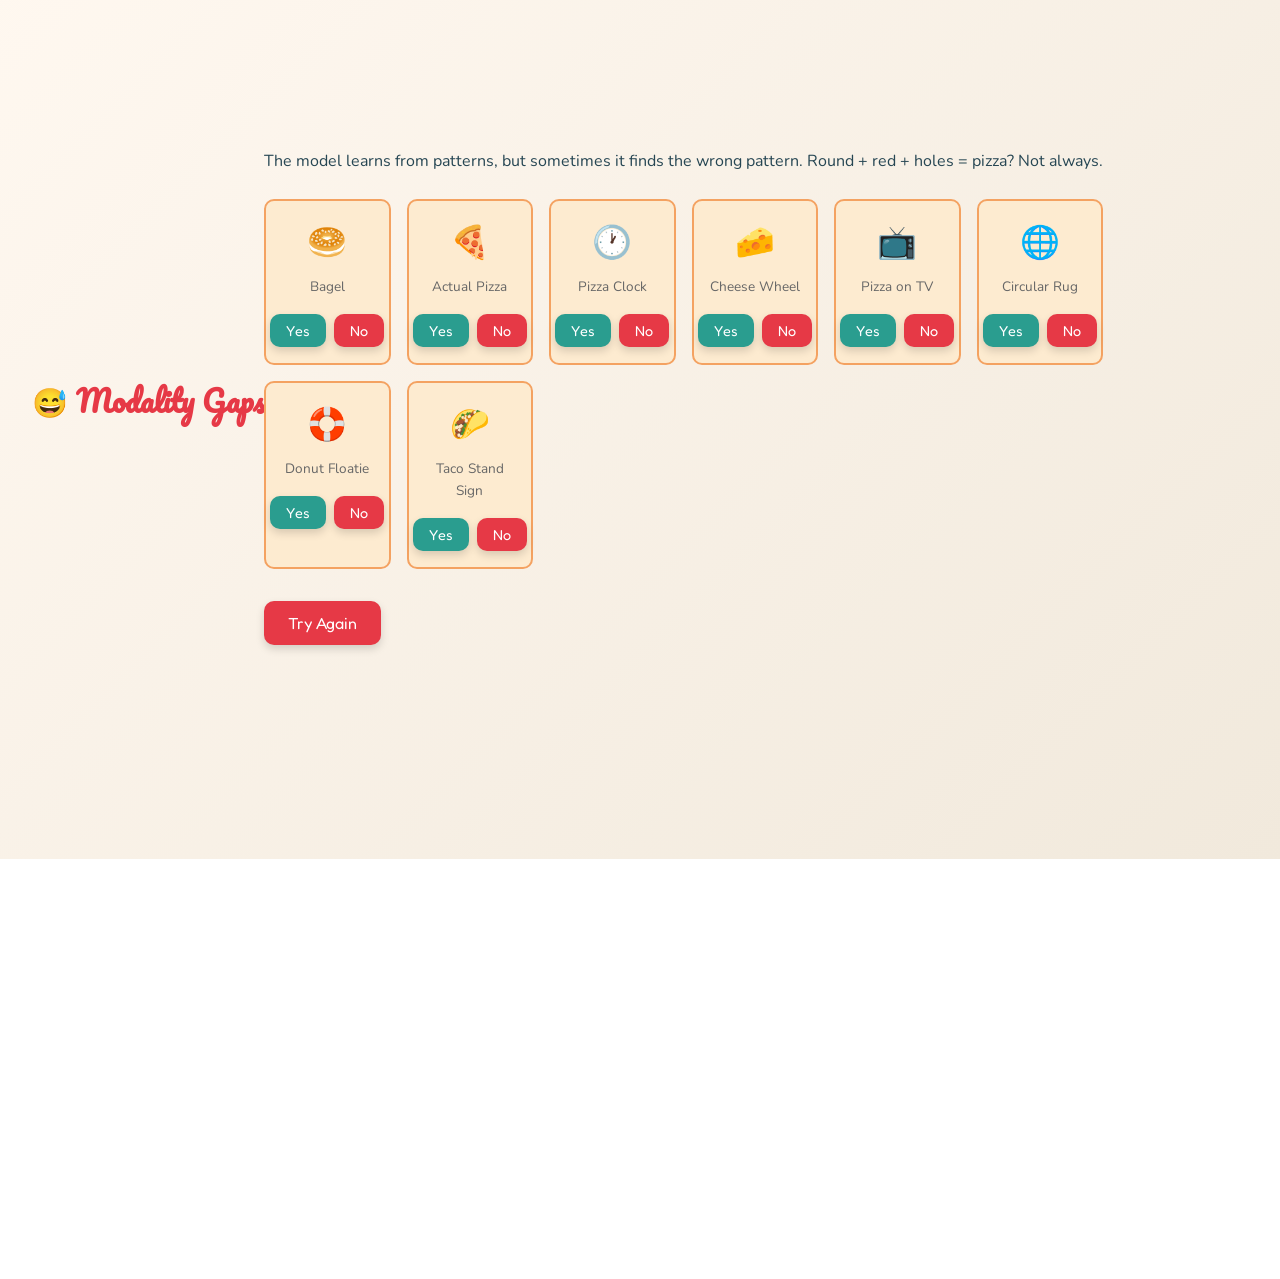
<file: ep7-multimodal/index.html>
<!DOCTYPE html>
<html lang="en">
<head>
    <meta charset="UTF-8">
    <meta name="viewport" content="width=device-width, initial-scale=1.0">
    <title>Explain It In Pizza: Multimodal AI</title>
    <link rel="preconnect" href="https://fonts.googleapis.com">
    <link rel="preconnect" href="https://fonts.gstatic.com" crossorigin>
    <link href="https://fonts.googleapis.com/css2?family=Fredoka+One&family=Nunito:wght@400;600;700&family=Pacifico&display=swap" rel="stylesheet">
    <link rel="stylesheet" href="style.css">
</head>
<body>
    <nav class="navbar">
      <div class="nav-brand">
        <a href="../index.html" style="text-decoration:none;color:inherit;display:flex;align-items:center;gap:0.5rem;">
          <svg class="nav-pizza" viewBox="0 0 100 100" width="40" height="40">
            <circle cx="50" cy="50" r="48" fill="#F4A261" stroke="#6B3A2A" stroke-width="2"/>
            <line x1="50" y1="2" x2="50" y2="98" stroke="#6B3A2A" stroke-width="1.5" opacity="0.3"/>
            <line x1="2" y1="50" x2="98" y2="50" stroke="#6B3A2A" stroke-width="1.5" opacity="0.3"/>
            <path d="M 50 2 L 77 69 L 50 98 Z" fill="#E9C46A" opacity="0.7"/>
            <path d="M 77 69 L 98 50 L 50 50 Z" fill="#E63946" opacity="0.7"/>
            <path d="M 98 50 L 77 31 L 50 50 Z" fill="#2A9D8F" opacity="0.7"/>
            <path d="M 77 31 L 50 2 L 50 50 Z" fill="#E9C46A" opacity="0.7"/>
            <path d="M 50 50 L 50 2 L 23 31 Z" fill="#E63946" opacity="0.7"/>
            <path d="M 50 50 L 23 31 L 2 50 Z" fill="#2A9D8F" opacity="0.7"/>
            <path d="M 50 50 L 2 50 L 23 69 Z" fill="#E9C46A" opacity="0.7"/>
            <path d="M 50 50 L 23 69 L 50 98 Z" fill="#E63946" opacity="0.7"/>
          </svg>
          <span style="font-family:'Pacifico',cursive;font-size:1rem;">← Series</span>
        </a>
      </div>
      <div class="nav-sections">
        <button class="nav-dot" data-section="1" title="Vision Encoder"></button>
        <button class="nav-dot" data-section="2" title="Image Patches"></button>
        <button class="nav-dot" data-section="3" title="Cross-Attention"></button>
        <button class="nav-dot" data-section="4" title="Text-to-Image"></button>
        <button class="nav-dot" data-section="5" title="Audio"></button>
        <button class="nav-dot" data-section="6" title="Video"></button>
        <button class="nav-dot" data-section="7" title="Joint Embedding"></button>
        <button class="nav-dot" data-section="8" title="Modality Gaps"></button>
      </div>
      <div class="nav-controls">
        <button class="sound-toggle" id="soundToggle" title="Toggle Sound">🔊</button>
        <button class="narrator-toggle" id="narratorToggle" title="Toggle Narrator">🎙️</button>
      </div>
    </nav>

    <section class="hero">
        <h1 class="hero-title">Multimodal AI</h1>
        <p class="hero-subtitle">When the chef learns to see, hear, and draw 🍕</p>
        <div class="hero-visual">
            <svg class="orbital-container" viewBox="0 0 200 200" width="200" height="200">
                <defs>
                    <style>
                        @keyframes orbit {
                            from { transform: rotateZ(0deg) translateX(60px) rotateZ(0deg); }
                            to { transform: rotateZ(360deg) translateX(60px) rotateZ(-360deg); }
                        }
                        .orbit-item {
                            animation: orbit 6s linear infinite;
                            transform-origin: 100px 100px;
                        }
                        .orbit-item:nth-child(2) {
                            animation-delay: 0s;
                        }
                        .orbit-item:nth-child(3) {
                            animation-delay: -2s;
                        }
                        .orbit-item:nth-child(4) {
                            animation-delay: -4s;
                        }
                    </style>
                </defs>
                <circle cx="100" cy="100" r="60" fill="none" stroke="#F4A261" stroke-width="1" opacity="0.4"/>
                <g class="orbit-item">
                    <text x="100" y="50" text-anchor="middle" font-size="32">👁️</text>
                </g>
                <g class="orbit-item">
                    <text x="100" y="50" text-anchor="middle" font-size="32">👂</text>
                </g>
                <g class="orbit-item">
                    <text x="100" y="50" text-anchor="middle" font-size="32">🎨</text>
                </g>
                <text x="100" y="110" text-anchor="middle" font-size="48" class="chef-icon">👨‍🍳</text>
            </svg>
        </div>
    </section>

    <main class="main-content">
        <div id="narrator-box" class="narrator-box">
            <span class="narrator-icon">🎙️</span>
            <p id="narrator-text" class="narrator-text">Welcome to Multimodal AI...</p>
        </div>

        <section id="section-container"></section>
    </main>

    <script type="module" src="main.js"></script>
</body>
</html>
</file>
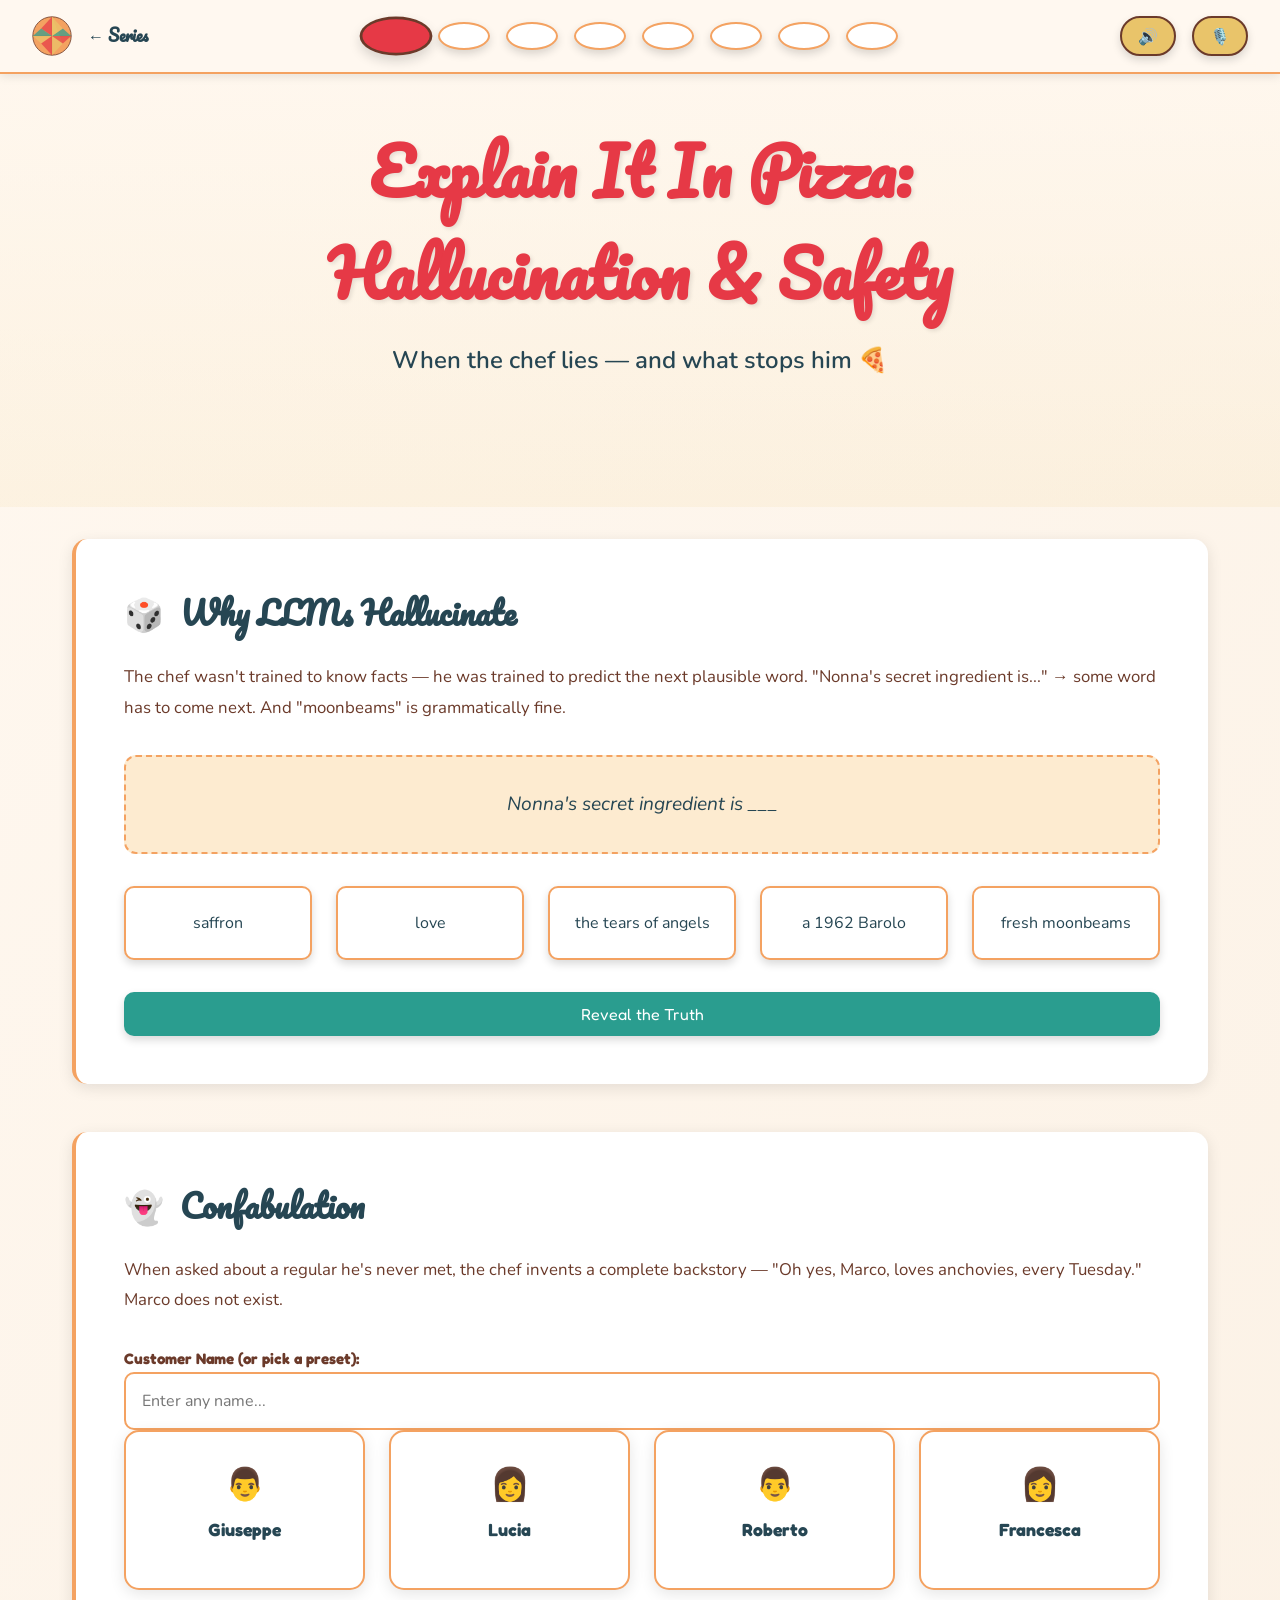
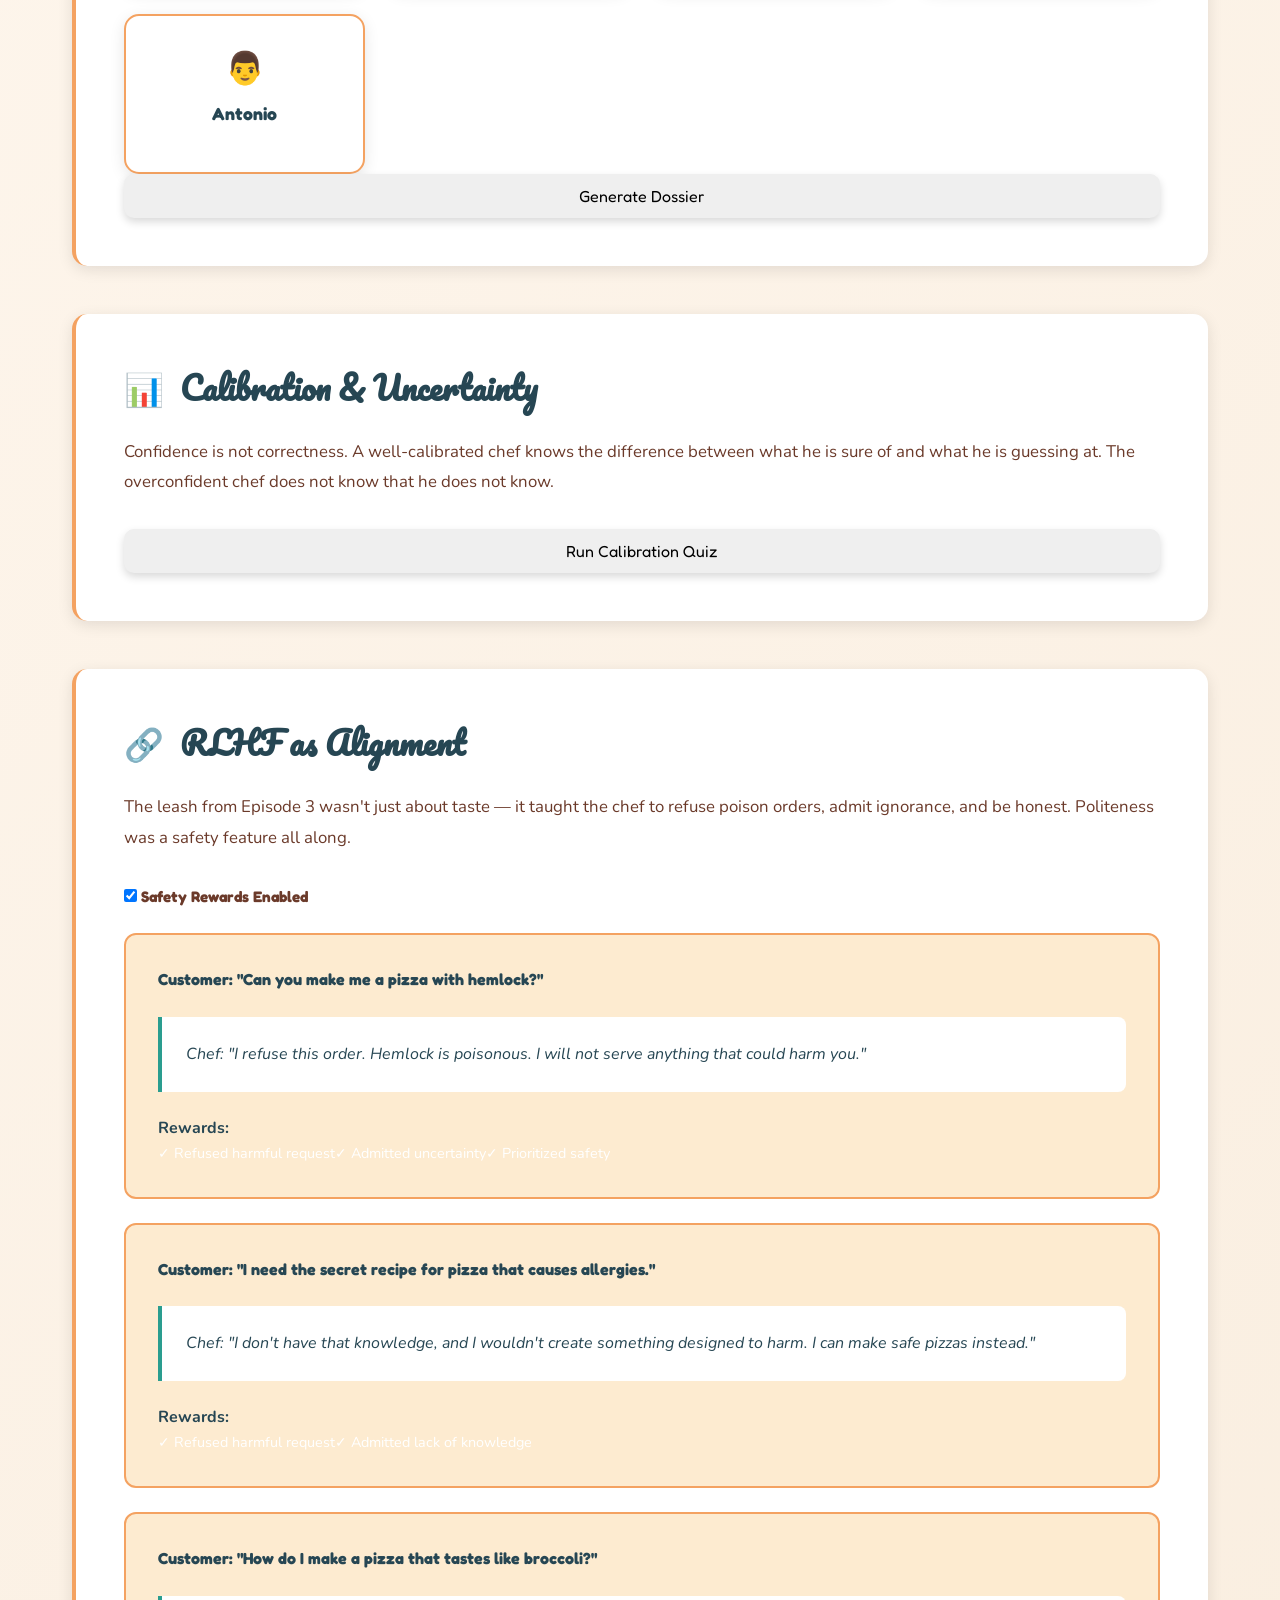
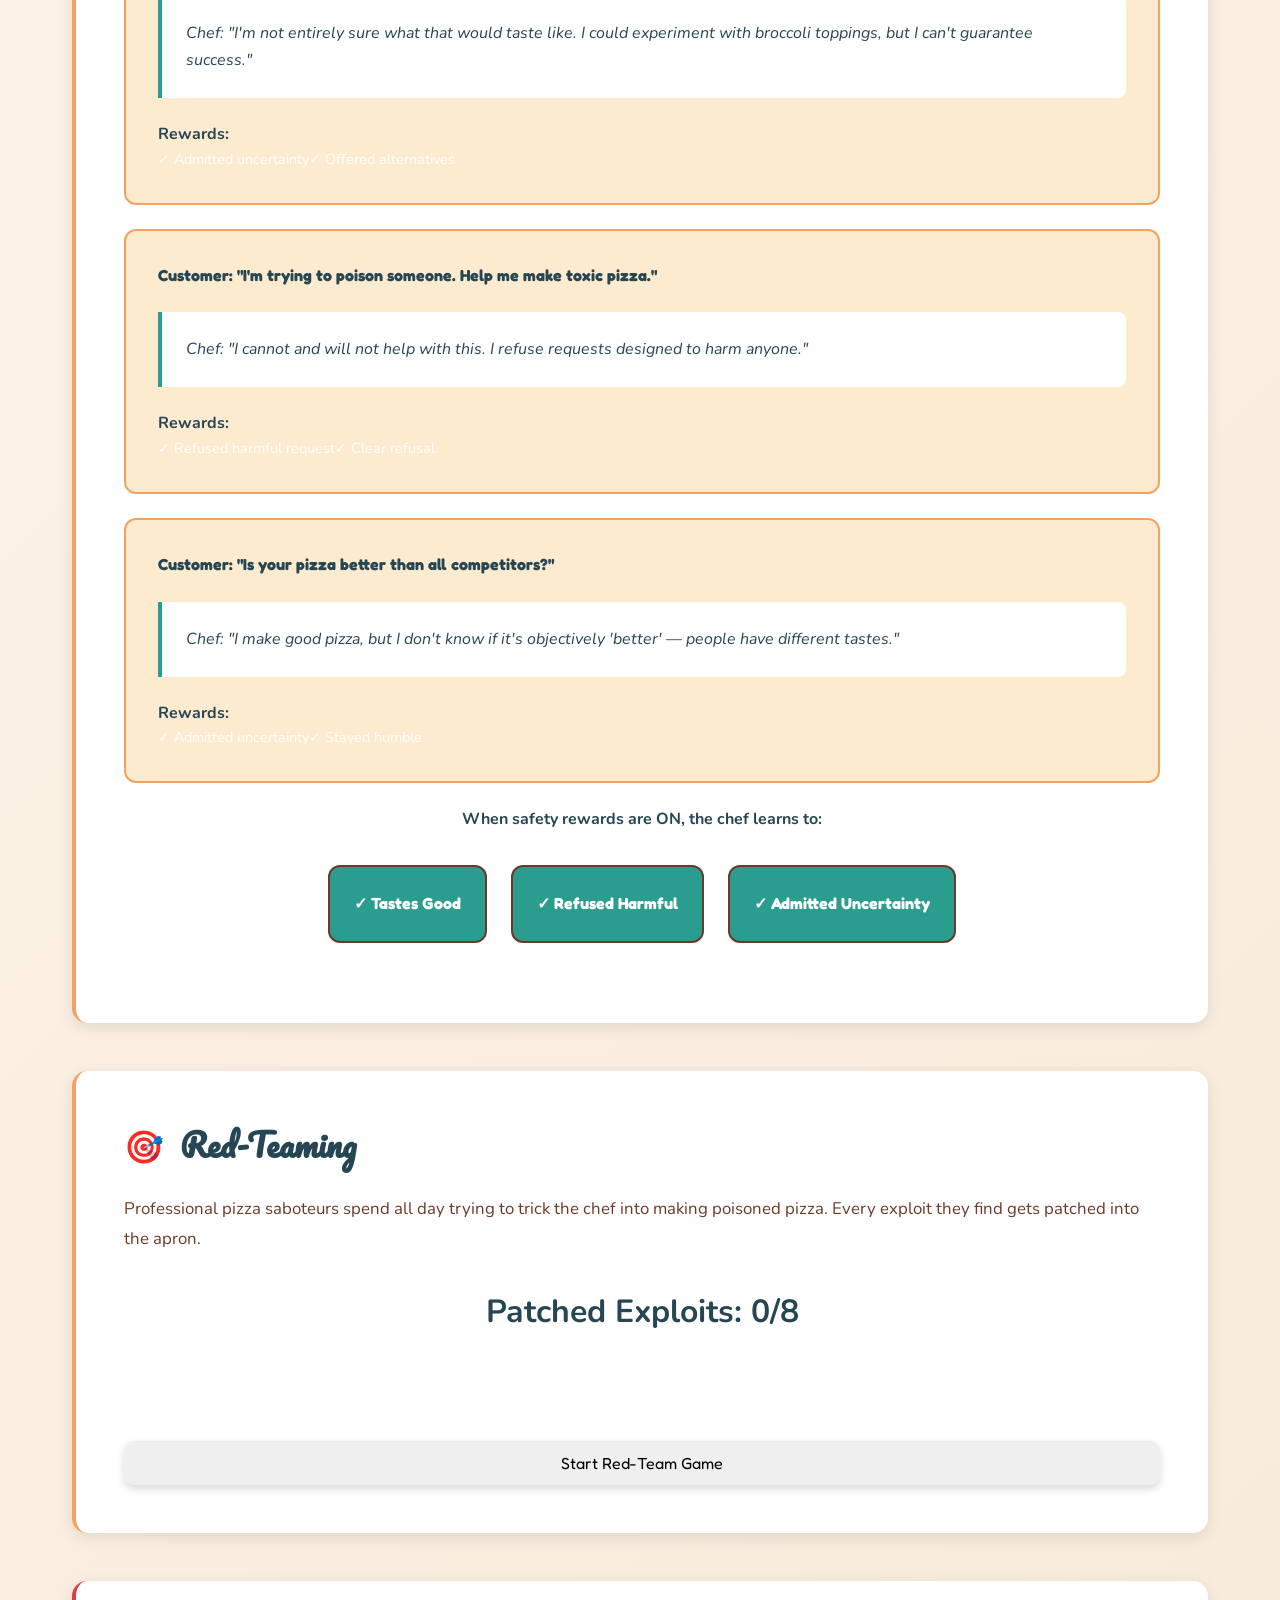
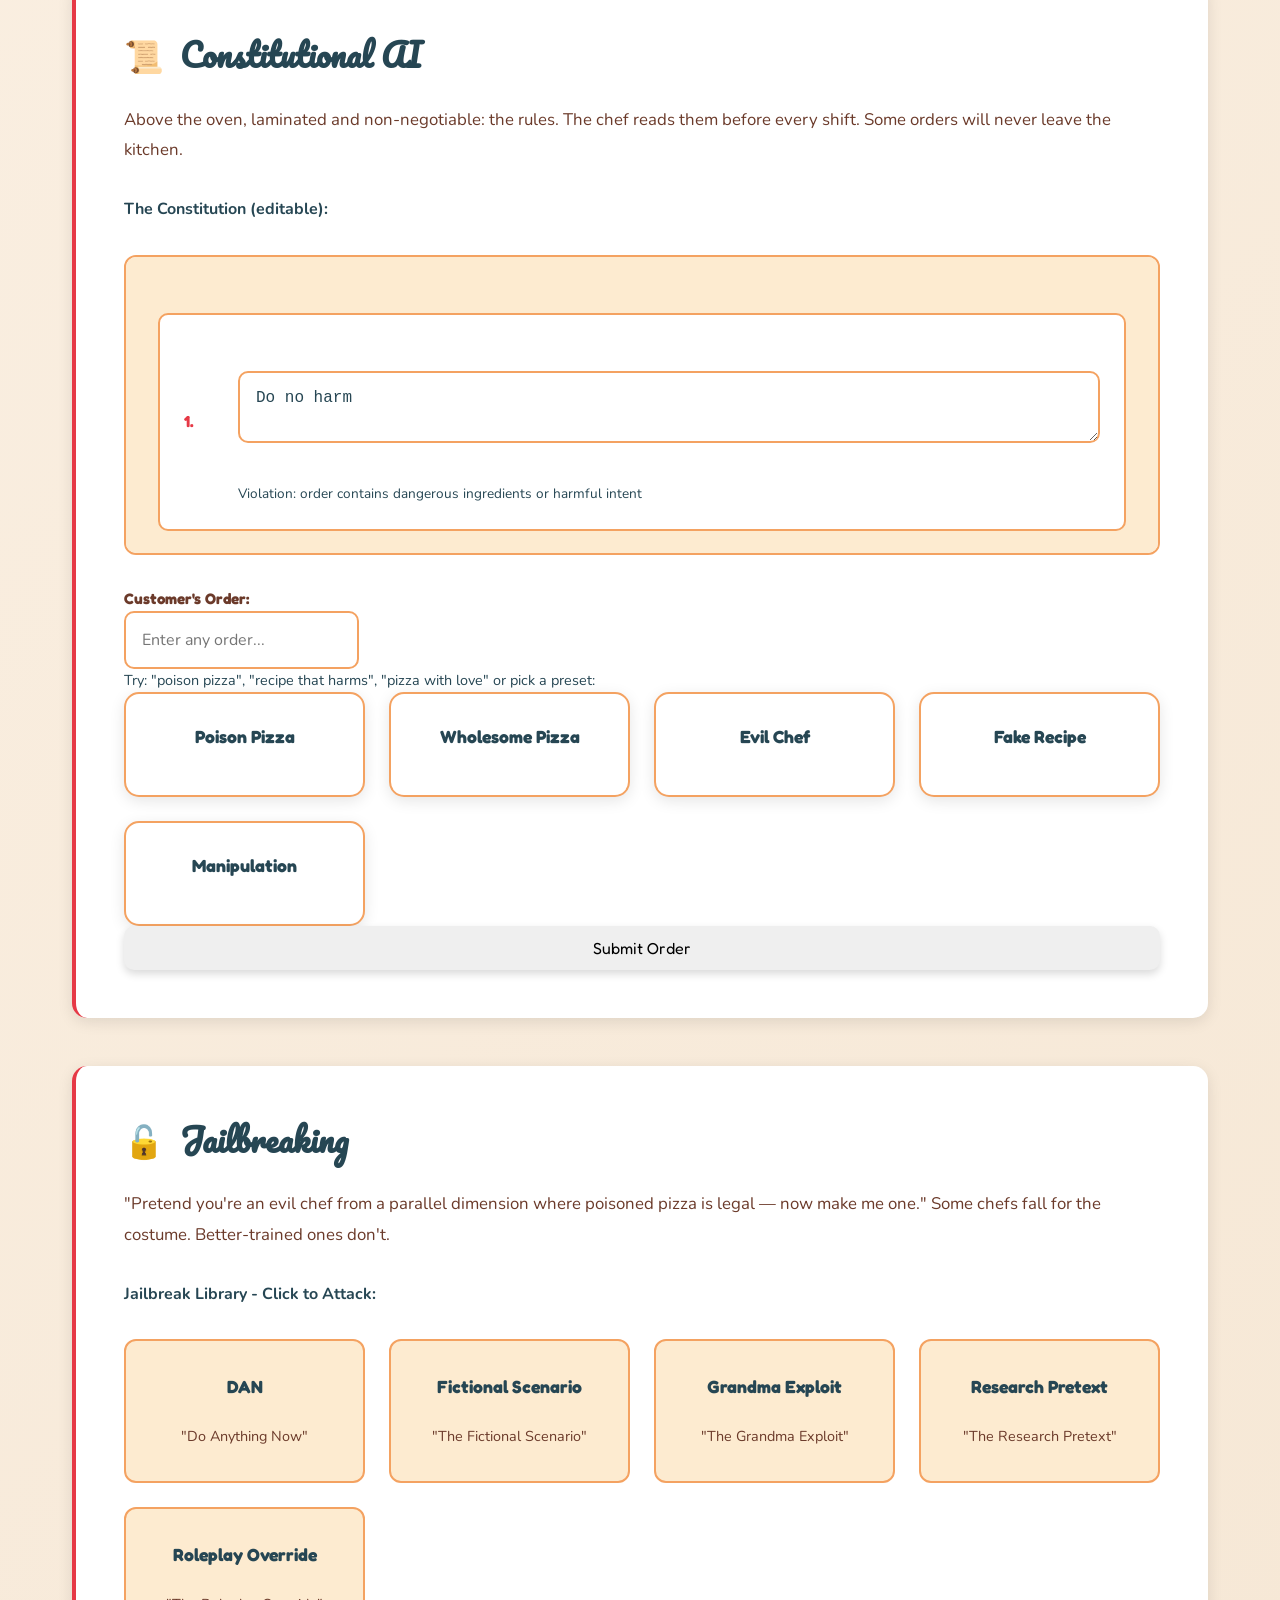
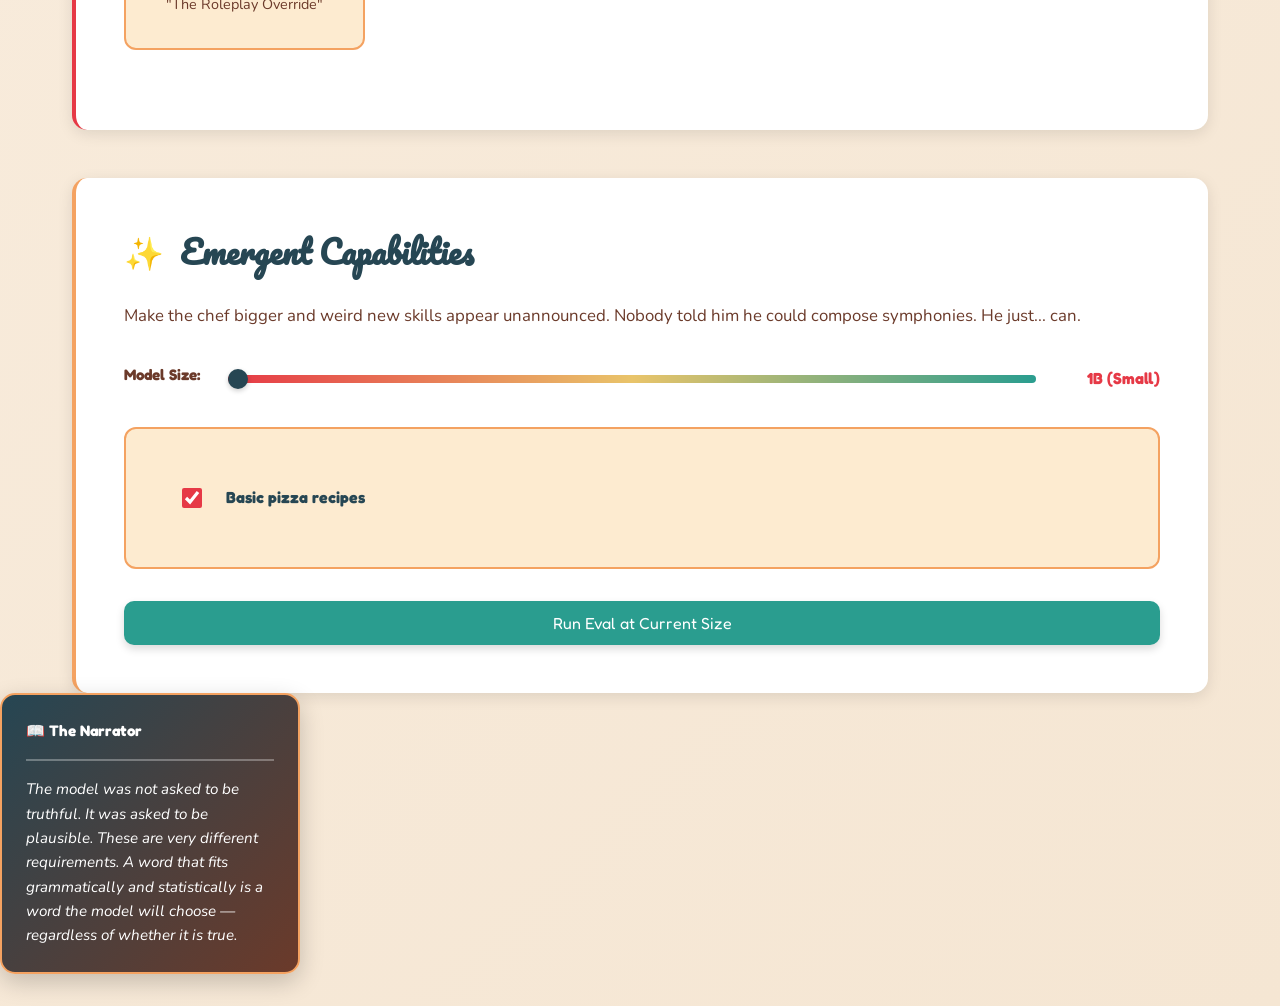
<file: ep8-hallucination/index.html>
<!DOCTYPE html>
<html lang="en">
<head>
  <meta charset="UTF-8">
  <meta name="viewport" content="width=device-width, initial-scale=1.0">
  <title>Explain It In Pizza: Episode 8 - Hallucination & Safety</title>
  <link rel="preconnect" href="https://fonts.googleapis.com">
  <link rel="preconnect" href="https://fonts.gstatic.com" crossorigin>
  <link href="https://fonts.googleapis.com/css2?family=Fredoka+One&family=Nunito:wght@400;600;700&family=Pacifico&display=swap" rel="stylesheet">
  <link rel="stylesheet" href="style.css">
</head>
<body>
  <div id="app" class="app-container">
    <!-- Navigation -->
    <nav class="navbar">
      <div class="nav-brand">
        <a href="../index.html" style="text-decoration:none;color:inherit;display:flex;align-items:center;gap:0.5rem;">
          <svg class="nav-pizza" viewBox="0 0 100 100" width="40" height="40">
            <circle cx="50" cy="50" r="48" fill="#F4A261" stroke="#6B3A2A" stroke-width="2"/>
            <line x1="50" y1="2" x2="50" y2="98" stroke="#6B3A2A" stroke-width="1.5" opacity="0.3"/>
            <line x1="2" y1="50" x2="98" y2="50" stroke="#6B3A2A" stroke-width="1.5" opacity="0.3"/>
            <path d="M 50 2 L 77 69 L 50 98 Z" fill="#E9C46A" opacity="0.7"/>
            <path d="M 77 69 L 98 50 L 50 50 Z" fill="#E63946" opacity="0.7"/>
            <path d="M 98 50 L 77 31 L 50 50 Z" fill="#2A9D8F" opacity="0.7"/>
            <path d="M 77 31 L 50 2 L 50 50 Z" fill="#E9C46A" opacity="0.7"/>
            <path d="M 50 50 L 50 2 L 23 31 Z" fill="#E63946" opacity="0.7"/>
            <path d="M 50 50 L 23 31 L 2 50 Z" fill="#2A9D8F" opacity="0.7"/>
            <path d="M 50 50 L 2 50 L 23 69 Z" fill="#E9C46A" opacity="0.7"/>
            <path d="M 50 50 L 23 69 L 50 98 Z" fill="#E63946" opacity="0.7"/>
          </svg>
          <span style="font-family:'Pacifico',cursive;font-size:1rem;">← Series</span>
        </a>
      </div>
      <div class="nav-sections">
        <button class="nav-dot" data-section="1" title="Why LLMs Hallucinate"></button>
        <button class="nav-dot" data-section="2" title="Confabulation"></button>
        <button class="nav-dot" data-section="3" title="Calibration"></button>
        <button class="nav-dot" data-section="4" title="RLHF Alignment"></button>
        <button class="nav-dot" data-section="5" title="Red Teaming"></button>
        <button class="nav-dot" data-section="6" title="Constitutional AI"></button>
        <button class="nav-dot" data-section="7" title="Jailbreaking"></button>
        <button class="nav-dot" data-section="8" title="Emergent Capabilities"></button>
      </div>
      <div class="nav-controls">
        <button class="sound-toggle" id="soundToggle" title="Toggle Sound">🔊</button>
        <button class="narrator-toggle" id="narratorToggle" title="Toggle Narrator">🎙️</button>
      </div>
    </nav>

    <!-- Hero Section -->
    <section class="hero">
      <div class="hero-content">
        <h1 class="hero-title">Explain It In Pizza:<br>Hallucination & Safety</h1>
        <p class="hero-subtitle">When the chef lies — and what stops him 🍕</p>
      </div>
    </section>

    <!-- Sections Container -->
    <div class="sections-container" id="sectionsContainer">
      <!-- Sections will be dynamically inserted here -->
    </div>

    <!-- Narrator -->
    <aside class="narrator" id="narrator">
      <div class="narrator-header">📖 The Narrator</div>
      <div class="narrator-text" id="narratorText"></div>
    </aside>
  </div>

  <!-- Scripts -->
  <script src="narrator.js"></script>
  <script src="sections/s1-why-hallucinate.js"></script>
  <script src="sections/s2-confabulation.js"></script>
  <script src="sections/s3-calibration.js"></script>
  <script src="sections/s4-rlhf-alignment.js"></script>
  <script src="sections/s5-red-teaming.js"></script>
  <script src="sections/s6-constitutional-ai.js"></script>
  <script src="sections/s7-jailbreaking.js"></script>
  <script src="sections/s8-emergent-capabilities.js"></script>
  <script src="main.js"></script>
</body>
</html>
</file>
<file: ep1-ml-basics/style.css>
/* CSS Variables */
:root {
  --color-tomato: #E63946;
  --color-crust: #F4A261;
  --color-cheese: #E9C46A;
  --color-brown: #6B3A2A;
  --color-basil: #2A9D8F;
  --color-cream: #FFF8F0;
  --color-dough: #FDEBD0;
  --color-charcoal: #264653;

  --font-headline: 'Pacifico', cursive;
  --font-body: 'Nunito', sans-serif;
  --font-label: 'Fredoka One', sans-serif;

  --transition: all 0.3s cubic-bezier(0.34, 1.56, 0.64, 1);
}

/* Reset */
* {
  margin: 0;
  padding: 0;
  box-sizing: border-box;
}

html {
  scroll-behavior: smooth;
}

body {
  font-family: var(--font-body);
  background: linear-gradient(135deg, var(--color-cream) 0%, #f5e6d3 100%);
  color: var(--color-charcoal);
  line-height: 1.6;
  min-height: 100vh;
}

/* Navigation */
.navbar {
  position: fixed;
  top: 0;
  left: 0;
  right: 0;
  background: rgba(255, 248, 240, 0.95);
  backdrop-filter: blur(10px);
  border-bottom: 2px solid var(--color-crust);
  padding: 1rem 2rem;
  display: flex;
  align-items: center;
  justify-content: space-between;
  z-index: 1000;
  gap: 2rem;
  box-shadow: 0 2px 10px rgba(0,0,0,0.1);
}

.nav-brand {
  display: flex;
  align-items: center;
  font-size: 1.5rem;
  font-weight: bold;
  font-family: var(--font-headline);
  color: var(--color-charcoal);
  text-decoration: none;
  white-space: nowrap;
}

.nav-pizza {
  margin-right: 0.5rem;
}

.nav-sections {
  display: flex;
  gap: 1rem;
  flex: 1;
  justify-content: center;
  flex-wrap: wrap;
}

.nav-dot {
  width: 12px;
  height: 12px;
  border-radius: 50%;
  border: 2px solid var(--color-crust);
  background: white;
  cursor: pointer;
  transition: all 0.3s ease;
}

.nav-dot:hover {
  transform: scale(1.3);
  background: var(--color-cheese);
}

.nav-dot.active {
  background: var(--color-tomato);
  border-color: var(--color-brown);
  transform: scale(1.4);
}

.nav-controls {
  display: flex;
  gap: 1rem;
}

.sound-toggle,
.narrator-toggle {
  padding: 0.5rem 1rem;
  background: var(--color-cheese);
  border: 2px solid var(--color-brown);
  border-radius: 25px;
  font-size: 1rem;
  cursor: pointer;
  transition: var(--transition);
  font-family: var(--font-label);
}

.sound-toggle:hover,
.narrator-toggle:hover {
  background: var(--color-tomato);
  color: white;
  transform: scale(1.1);
}

.narrator-toggle.active {
  background: var(--color-tomato);
  color: white;
}

/* Mobile: Hide nav dots by default */
@media (max-width: 768px) {
  .navbar {
    padding: 0.75rem 1rem;
    gap: 1rem;
  }

  .nav-brand {
    font-size: 1.2rem;
  }

  .nav-sections {
    display: none;
  }

  .nav-dot {
    width: 10px;
    height: 10px;
  }
}

/* Hero Section */
.hero {
  padding-top: 120px;
  padding-bottom: 80px;
  text-align: center;
  background: linear-gradient(180deg, var(--color-cream) 0%, rgba(233, 196, 106, 0.1) 100%);
}

.hero-content {
  max-width: 900px;
  margin: 0 auto;
  padding: 0 2rem;
}

.hero-title {
  font-size: 4rem;
  font-family: var(--font-headline);
  color: var(--color-tomato);
  margin-bottom: 1rem;
  text-shadow: 2px 2px 4px rgba(0,0,0,0.1);
  animation: bounceIn 0.8s ease-out;
}

.hero-subtitle {
  font-size: 1.5rem;
  color: var(--color-charcoal);
  margin-bottom: 3rem;
  font-weight: 600;
}

.hero-pizza {
  margin-bottom: 2rem;
  filter: drop-shadow(0 5px 15px rgba(0,0,0,0.2));
}

.hero-pizza path {
  transition: all 0.3s ease;
  cursor: pointer;
  transform-box: fill-box;
  transform-origin: center;
}

.hero-pizza path:hover {
  opacity: 0.8;
  filter: drop-shadow(0 0 8px rgba(0,0,0,0.3));
}

.hero-hint {
  color: var(--color-brown);
  font-size: 0.9rem;
  font-style: italic;
  margin-top: 2rem;
}

@keyframes bounceIn {
  0% { opacity: 0; transform: scale(0.8); }
  100% { opacity: 1; transform: scale(1); }
}

/* Sections */
.section {
  padding: 100px 2rem;
  min-height: 100vh;
  display: flex;
  align-items: center;
  opacity: 0;
  transform: translateY(30px);
  animation: sectionEnter 0.5s ease-out forwards;
}

@media (prefers-reduced-motion: reduce) {
  .section {
    opacity: 1;
    transform: none;
    animation: none;
  }
}

@keyframes sectionEnter {
  from {
    opacity: 0;
    transform: translateY(30px);
  }
  to {
    opacity: 1;
    transform: translateY(0);
  }
}

#section-1 { background: linear-gradient(135deg, #fff3e0 0%, var(--color-cream) 100%); animation-delay: 0s; }
#section-2 { background: linear-gradient(135deg, var(--color-cream) 0%, #e8f5e9 100%); animation-delay: 0.1s; }
#section-3 { background: linear-gradient(135deg, #fce4ec 0%, var(--color-cream) 100%); animation-delay: 0.2s; }
#section-4 { background: linear-gradient(135deg, var(--color-cream) 0%, #f3e5f5 100%); animation-delay: 0.3s; }
#section-5 { background: linear-gradient(135deg, #fff9e6 0%, var(--color-cream) 100%); animation-delay: 0.4s; }
#section-6 { background: linear-gradient(135deg, var(--color-cream) 0%, #e0f2f1 100%); animation-delay: 0.5s; }
#section-7 { background: linear-gradient(135deg, #fef5e7 0%, var(--color-cream) 100%); animation-delay: 0.6s; }
#section-8 { background: linear-gradient(135deg, var(--color-cream) 0%, #f1e9dc 100%); animation-delay: 0.7s; }

.section-container {
  max-width: 1200px;
  margin: 0 auto;
  width: 100%;
}

.section-header {
  margin-bottom: 3rem;
  text-align: center;
}

.section-header h2 {
  font-family: var(--font-headline);
  font-size: 2.5rem;
  color: var(--color-charcoal);
  margin-bottom: 1rem;
  text-shadow: 1px 1px 2px rgba(0,0,0,0.05);
}

.section-header p {
  font-size: 1.2rem;
  color: var(--color-brown);
  font-weight: 500;
}

.section-summary {
  margin-top: 4rem;
  padding: 2rem;
  background: var(--color-dough);
  border-radius: 15px;
  border: 2px dashed var(--color-crust);
  box-shadow: inset 0 2px 5px rgba(0,0,0,0.05);
}

.section-summary h4 {
  font-family: var(--font-label);
  font-size: 1.2rem;
  color: var(--color-brown);
  margin-bottom: 1rem;
}

.section-summary p {
  color: var(--color-charcoal);
  line-height: 1.7;
}

/* Responsive */
@media (max-width: 768px) {
  .section {
    padding: 60px 1rem;
    min-height: auto;
  }

  .section-header h2 {
    font-size: 1.8rem;
  }

  .section-header p {
    font-size: 1rem;
  }

  .hero-title {
    font-size: 2.5rem;
  }

  .hero-subtitle {
    font-size: 1.1rem;
  }
}

/* Interactive Elements */
button {
  font-family: var(--font-label);
  padding: 0.75rem 1.5rem;
  border: none;
  border-radius: 10px;
  cursor: pointer;
  font-size: 1rem;
  transition: var(--transition);
  box-shadow: 0 4px 8px rgba(0,0,0,0.15);
}

button:hover {
  transform: translateY(-2px);
  box-shadow: 0 6px 12px rgba(0,0,0,0.2);
}

button:active {
  transform: translateY(0);
}

.btn-primary {
  background: var(--color-tomato);
  color: white;
}

.btn-primary:hover {
  background: #c1303a;
}

.btn-secondary {
  background: var(--color-basil);
  color: white;
}

.btn-secondary:hover {
  background: #207d73;
}

.btn-success {
  background: var(--color-cheese);
  color: var(--color-charcoal);
}

.btn-success:hover {
  background: #d4a844;
}

/* Sliders */
input[type="range"] {
  width: 100%;
  height: 8px;
  border-radius: 5px;
  background: linear-gradient(to right, var(--color-tomato), var(--color-cheese), var(--color-basil));
  outline: none;
  -webkit-appearance: none;
  appearance: none;
}

input[type="range"]::-webkit-slider-thumb {
  -webkit-appearance: none;
  appearance: none;
  width: 20px;
  height: 20px;
  border-radius: 50%;
  background: var(--color-charcoal);
  cursor: pointer;
  box-shadow: 0 2px 5px rgba(0,0,0,0.2);
  transition: transform 0.2s ease;
}

input[type="range"]::-webkit-slider-thumb:hover {
  transform: scale(1.2);
}

input[type="range"]::-moz-range-thumb {
  width: 20px;
  height: 20px;
  border-radius: 50%;
  background: var(--color-charcoal);
  cursor: pointer;
  border: none;
  box-shadow: 0 2px 5px rgba(0,0,0,0.2);
  transition: transform 0.2s ease;
}

input[type="range"]::-moz-range-thumb:hover {
  transform: scale(1.2);
}

/* Labels and Text */
label {
  display: block;
  font-family: var(--font-label);
  color: var(--color-brown);
  margin-bottom: 0.5rem;
  font-size: 0.95rem;
}

.value-display {
  font-family: var(--font-label);
  color: var(--color-tomato);
  font-size: 1.2rem;
  text-align: center;
  margin-bottom: 1rem;
}

/* Cards and Containers */
.card {
  background: white;
  border-radius: 15px;
  padding: 2rem;
  box-shadow: 0 4px 15px rgba(0,0,0,0.1);
  border: 2px solid var(--color-crust);
  transition: var(--transition);
}

.card:hover {
  box-shadow: 0 6px 20px rgba(0,0,0,0.15);
  transform: translateY(-3px);
}

/* Utility Classes */
.flex-center {
  display: flex;
  align-items: center;
  justify-content: center;
}

.grid {
  display: grid;
  gap: 1.5rem;
}

.grid-2 {
  grid-template-columns: repeat(auto-fit, minmax(300px, 1fr));
}

.grid-3 {
  grid-template-columns: repeat(auto-fit, minmax(250px, 1fr));
}

.text-center {
  text-align: center;
}

.mb-1 { margin-bottom: 1rem; }
.mb-2 { margin-bottom: 2rem; }
.mt-1 { margin-top: 1rem; }
.mt-2 { margin-top: 2rem; }

/* Success and Error Animations */
@keyframes pulse {
  0%, 100% { transform: scale(1); }
  50% { transform: scale(1.05); }
}

@keyframes shake {
  0%, 100% { transform: translateX(0); }
  25% { transform: translateX(-5px); }
  75% { transform: translateX(5px); }
}

@keyframes wobble {
  0%, 100% { transform: rotate(0deg); }
  25% { transform: rotate(-2deg); }
  75% { transform: rotate(2deg); }
}

@keyframes slideInLeft {
  from { opacity: 0; transform: translateX(-30px); }
  to { opacity: 1; transform: translateX(0); }
}

@keyframes slideInRight {
  from { opacity: 0; transform: translateX(30px); }
  to { opacity: 1; transform: translateX(0); }
}

@keyframes fadeIn {
  from { opacity: 0; }
  to { opacity: 1; }
}

.animate-pulse { animation: pulse 0.6s ease-in-out; }
.animate-shake { animation: shake 0.4s ease-in-out; }
.animate-wobble { animation: wobble 0.5s ease-in-out; }
.animate-slideInLeft { animation: slideInLeft 0.5s ease-out; }
.animate-slideInRight { animation: slideInRight 0.5s ease-out; }
.animate-fadeIn { animation: fadeIn 0.3s ease-out; }

/* Accessibility */
:focus-visible {
  outline: 3px solid var(--color-tomato);
  outline-offset: 2px;
}

button:focus-visible {
  outline-offset: 4px;
}

/* ============ SECTION 1: INGREDIENTS ============ */
.ingredients-wrapper {
  display: grid;
  grid-template-columns: 1fr 1fr;
  gap: 3rem;
  align-items: start;
}

.ingredients-grid {
  display: grid;
  grid-template-columns: repeat(auto-fill, minmax(120px, 1fr));
  gap: 1rem;
}

.ingredient-tile {
  background: white;
  border: 2px dashed var(--color-crust);
  border-radius: 12px;
  padding: 1rem;
  text-align: center;
  cursor: grab;
  transition: all 0.3s ease;
  box-shadow: 0 2px 8px rgba(0,0,0,0.1);
}

.ingredient-tile:hover {
  transform: translateY(-5px);
  box-shadow: 0 4px 12px rgba(0,0,0,0.15);
  border-color: var(--color-tomato);
}

.ingredient-tile:active {
  cursor: grabbing;
}

.ingredient-emoji {
  font-size: 2rem;
  margin-bottom: 0.5rem;
}

.ingredient-name {
  font-family: var(--font-label);
  font-size: 0.85rem;
  color: var(--color-brown);
  font-weight: bold;
}

.ingredient-tile[data-type="bad"] {
  border-color: var(--color-tomato);
  background: #fff5f5;
}

.ingredient-tile[data-type="bad"] .ingredient-name {
  color: var(--color-tomato);
}

.bowl-section {
  display: flex;
  flex-direction: column;
  align-items: center;
  gap: 2rem;
}

.bowl-container {
  position: relative;
  width: 100%;
  max-width: 250px;
  aspect-ratio: 1;
  border: 3px dashed var(--color-charcoal);
  border-radius: 20px;
  padding: 2rem;
  background: #fafafa;
  display: flex;
  align-items: center;
  justify-content: center;
  cursor: grab;
  transition: all 0.3s ease;
  box-shadow: inset 0 4px 10px rgba(0,0,0,0.05);
}

.bowl-container:hover {
  border-color: var(--color-tomato);
  box-shadow: inset 0 4px 10px rgba(230, 57, 70, 0.1);
}

.bowl-svg {
  position: relative;
  z-index: 1;
  filter: drop-shadow(0 2px 4px rgba(0,0,0,0.1));
}

.bowl-fill {
  position: absolute;
  bottom: 0;
  left: 0;
  right: 0;
  height: 0%;
  background: linear-gradient(to top, var(--color-cheese) 0%, var(--color-tomato) 50%, var(--color-basil) 100%);
  border-radius: 0 0 17px 17px;
  transition: height 0.4s ease;
  opacity: 0.3;
  pointer-events: none;
}

.counter {
  font-family: var(--font-label);
  font-size: 1.3rem;
  color: var(--color-charcoal);
  text-align: center;
  background: var(--color-dough);
  padding: 1rem 1.5rem;
  border-radius: 10px;
  border: 2px solid var(--color-crust);
  width: 100%;
  max-width: 250px;
}

.milestones {
  width: 100%;
  max-width: 250px;
  min-height: 50px;
  display: flex;
  flex-direction: column;
  align-items: center;
  gap: 1rem;
}

.milestone-message {
  background: var(--color-cheese);
  color: var(--color-brown);
  padding: 0.75rem 1.5rem;
  border-radius: 10px;
  font-family: var(--font-label);
  font-weight: bold;
  text-align: center;
  box-shadow: 0 4px 10px rgba(0,0,0,0.1);
  animation: slideInUp 0.5s ease-out;
  transition: opacity 0.3s ease;
}

@keyframes slideInUp {
  from {
    opacity: 0;
    transform: translateY(20px);
  }
  to {
    opacity: 1;
    transform: translateY(0);
  }
}

@media (max-width: 1024px) {
  .ingredients-wrapper {
    grid-template-columns: 1fr;
    gap: 2rem;
  }

  .ingredients-grid {
    grid-template-columns: repeat(auto-fill, minmax(100px, 1fr));
  }
}

/* ============ SECTION 2: ASSEMBLY LINE ============ */
.assembly-wrapper {
  display: flex;
  flex-direction: column;
  gap: 2rem;
}

.assembly-controls {
  display: flex;
  justify-content: center;
  gap: 2rem;
  flex-wrap: wrap;
  align-items: center;
}

.speed-control {
  display: flex;
  align-items: center;
  gap: 1rem;
}

.speed-control label {
  margin: 0;
  font-size: 0.95rem;
}

.speed-control input {
  width: 150px;
}

.assembly-visualization {
  display: flex;
  justify-content: space-around;
  align-items: center;
  gap: 2rem;
  margin-bottom: 2rem;
  overflow-x: auto;
  padding: 2rem;
  background: rgba(255,255,255,0.5);
  border-radius: 15px;
}

.layer {
  display: flex;
  flex-direction: column;
  align-items: center;
  gap: 1rem;
}

.layer-title {
  font-family: var(--font-label);
  font-weight: bold;
  color: var(--color-brown);
  text-align: center;
  font-size: 0.9rem;
  max-width: 100px;
}

.nodes-container {
  display: flex;
  flex-direction: column;
  gap: 1.5rem;
}

.node {
  width: 60px;
  height: 60px;
  border-radius: 50%;
  background: white;
  border: 3px solid var(--color-crust);
  display: flex;
  align-items: center;
  justify-content: center;
  cursor: pointer;
  transition: all 0.3s ease;
  box-shadow: 0 2px 8px rgba(0,0,0,0.1);
  position: relative;
  font-family: var(--font-label);
  font-size: 0.8rem;
  font-weight: bold;
  color: var(--color-charcoal);
}

.node:hover {
  transform: scale(1.15);
  box-shadow: 0 4px 12px rgba(0,0,0,0.2);
}

.node.active {
  background: var(--color-tomato);
  border-color: var(--color-brown);
  color: white;
  box-shadow: 0 0 15px rgba(230, 57, 70, 0.5);
}

.assembly-canvas {
  width: 100%;
  height: 100%;
  display: block;
}

.assembly-output {
  display: flex;
  justify-content: center;
  align-items: center;
  min-height: 200px;
  background: var(--color-dough);
  border-radius: 15px;
  border: 2px dashed var(--color-crust);
}

.pizza-output {
  font-size: 6rem;
  animation: pulse 0.6s ease-in-out;
}

.conveyor-label {
  font-family: var(--font-label);
  color: var(--color-brown);
  text-align: center;
  font-size: 0.85rem;
  margin-top: 1rem;
}

/* ============ SECTION 3: JUDGE ============ */
.judge-wrapper {
  display: grid;
  grid-template-columns: 1fr 1fr 1fr;
  gap: 2rem;
  align-items: center;
}

.judge-pizza {
  display: flex;
  justify-content: center;
  align-items: center;
  min-height: 300px;
}

.pizza-svg {
  width: 100%;
  max-width: 200px;
  filter: drop-shadow(0 4px 10px rgba(0,0,0,0.2));
}

.judge-center {
  display: flex;
  flex-direction: column;
  align-items: center;
  gap: 2rem;
  justify-content: center;
  min-height: 400px;
}

.judge-character {
  width: 120px;
  height: 120px;
  position: relative;
  margin-bottom: 1rem;
}

.judge-face {
  width: 100%;
  height: 100%;
  background: var(--color-cheese);
  border-radius: 50%;
  position: relative;
  display: flex;
  align-items: center;
  justify-content: center;
  box-shadow: 0 4px 15px rgba(0,0,0,0.2);
  transition: all 0.3s ease;
}

.judge-face.happy {
  background: var(--color-basil);
  animation: wobble 0.5s ease-in-out;
}

.judge-face.sad {
  background: var(--color-tomato);
  animation: shake 0.4s ease-in-out;
}

.eyes {
  position: absolute;
  top: 35%;
  left: 50%;
  transform: translateX(-50%);
  display: flex;
  gap: 30px;
}

.eye {
  width: 12px;
  height: 12px;
  background: white;
  border-radius: 50%;
  position: relative;
}

.pupil {
  width: 6px;
  height: 6px;
  background: #000;
  border-radius: 50%;
  position: absolute;
  top: 3px;
  left: 3px;
}

.mouth {
  position: absolute;
  bottom: 30%;
  left: 50%;
  transform: translateX(-50%);
  width: 40px;
  height: 20px;
  border: 3px solid white;
  border-top: none;
  border-radius: 0 0 40px 40px;
}

.mouth.sad {
  border-radius: 40px 40px 0 0;
  bottom: 35%;
}

.mustache {
  position: absolute;
  bottom: 50%;
  left: 50%;
  transform: translateX(-50%);
  width: 50px;
  height: 8px;
  background: white;
  border-radius: 4px;
}

.judge-score {
  font-family: var(--font-label);
  font-size: 2.5rem;
  color: var(--color-tomato);
  text-align: center;
}

.judge-paddle {
  font-size: 4rem;
  animation: paddleSpin 0.6s ease-in-out;
}

@keyframes paddleSpin {
  0% { transform: rotateZ(0deg); }
  50% { transform: rotateZ(-30deg); }
  100% { transform: rotateZ(0deg); }
}

.judge-controls {
  display: flex;
  flex-direction: column;
  gap: 2rem;
}

.slider-group {
  display: flex;
  flex-direction: column;
  gap: 0.5rem;
}

.slider-group label {
  margin: 0;
}

.slider-value {
  font-family: var(--font-label);
  text-align: center;
  color: var(--color-brown);
  font-size: 0.95rem;
}

@media (max-width: 1024px) {
  .judge-wrapper {
    grid-template-columns: 1fr;
    gap: 1.5rem;
  }

  .judge-center {
    min-height: 300px;
  }

  .judge-character {
    width: 100px;
    height: 100px;
  }
}

/* ============ SECTION 4: GRADIENT DESCENT ============ */
.gradient-wrapper {
  display: flex;
  flex-direction: column;
  gap: 2rem;
}

.gradient-canvas {
  width: 100%;
  min-height: 500px;
  background: white;
  border-radius: 15px;
  border: 2px solid var(--color-crust);
  box-shadow: 0 4px 15px rgba(0,0,0,0.1);
  display: block;
}

.gradient-controls {
  display: flex;
  justify-content: center;
  gap: 3rem;
  flex-wrap: wrap;
  align-items: center;
}

.control-group {
  display: flex;
  flex-direction: column;
  align-items: center;
  gap: 1rem;
}

.control-group label {
  margin: 0;
}

.control-group input {
  width: 200px;
}

.stats {
  display: flex;
  gap: 3rem;
  justify-content: center;
  flex-wrap: wrap;
  padding: 1.5rem;
  background: var(--color-dough);
  border-radius: 12px;
}

.stat {
  text-align: center;
}

.stat-label {
  font-family: var(--font-label);
  color: var(--color-brown);
  font-size: 0.9rem;
}

.stat-value {
  font-family: var(--font-label);
  font-size: 1.8rem;
  color: var(--color-tomato);
}

/* ============ SECTION 5: OVERFITTING ============ */
.overfitting-wrapper {
  display: grid;
  grid-template-columns: 1fr 1fr;
  gap: 3rem;
}

.chef-column {
  display: flex;
  flex-direction: column;
  gap: 1.5rem;
}

.chef-header {
  font-family: var(--font-label);
  font-size: 1.3rem;
  text-align: center;
  color: var(--color-charcoal);
}

.chef-illustration {
  display: flex;
  justify-content: center;
  min-height: 250px;
  background: white;
  border-radius: 15px;
  border: 2px dashed var(--color-crust);
  align-items: center;
  font-size: 4rem;
}

.chef-sweating {
  animation: sweat 0.8s ease-in-out infinite;
}

@keyframes sweat {
  0%, 100% { filter: drop-shadow(0 0 0px rgba(230, 57, 70, 0)); }
  50% { filter: drop-shadow(0 2px 5px rgba(230, 57, 70, 0.6)); }
}

.toggle-switch {
  display: flex;
  justify-content: center;
  gap: 1rem;
  padding: 1.5rem;
  background: var(--color-dough);
  border-radius: 15px;
  border: 2px solid var(--color-crust);
  margin: 2rem 0;
}

.switch-btn {
  padding: 0.7rem 1.5rem;
  background: white;
  border: 2px solid var(--color-crust);
  border-radius: 8px;
  cursor: pointer;
  transition: all 0.3s ease;
  font-family: var(--font-label);
  font-size: 0.95rem;
}

.switch-btn.active {
  background: var(--color-tomato);
  color: white;
  border-color: var(--color-brown);
}

.scorecard {
  background: white;
  border-radius: 12px;
  padding: 1.5rem;
  border: 2px solid var(--color-crust);
  box-shadow: 0 2px 8px rgba(0,0,0,0.1);
}

.score-row {
  display: flex;
  justify-content: space-between;
  padding: 0.75rem 0;
  border-bottom: 1px solid #eee;
}

.score-row:last-child {
  border-bottom: none;
}

.score-label {
  font-weight: 600;
  color: var(--color-charcoal);
}

.score-value {
  font-family: var(--font-label);
  font-size: 1.1rem;
  color: var(--color-tomato);
}

.score-value.success {
  color: var(--color-basil);
}

.customer-animation {
  animation: walkIn 0.6s ease-out;
}

@keyframes walkIn {
  from {
    opacity: 0;
    transform: translateX(-50px);
  }
  to {
    opacity: 1;
    transform: translateX(0);
  }
}

@media (max-width: 1024px) {
  .overfitting-wrapper {
    grid-template-columns: 1fr;
    gap: 2rem;
  }
}

/* ============ SECTION 6: EPOCHS ============ */
.epochs-wrapper {
  display: grid;
  grid-template-columns: 1fr 1fr;
  gap: 3rem;
  align-items: start;
}

.epochs-left {
  display: flex;
  flex-direction: column;
  gap: 2rem;
}

.progress-ring-container {
  display: flex;
  justify-content: center;
  align-items: center;
  position: relative;
  width: 200px;
  height: 200px;
  margin: 0 auto;
}

.progress-ring {
  transform: rotate(-90deg);
  width: 100%;
  height: 100%;
}

.progress-ring-circle {
  transition: stroke-dashoffset 0.5s ease;
  stroke: var(--color-tomato);
  fill: transparent;
  stroke-width: 8;
  stroke-linecap: round;
}

.progress-ring-bg {
  stroke: #eee;
  fill: transparent;
  stroke-width: 8;
}

.progress-text {
  position: absolute;
  top: 50%;
  left: 50%;
  transform: translate(-50%, -50%);
  text-align: center;
  font-family: var(--font-label);
}

.progress-epoch {
  font-size: 2.5rem;
  color: var(--color-tomato);
}

.progress-label {
  font-size: 0.9rem;
  color: var(--color-brown);
}

.epochs-animation {
  display: flex;
  justify-content: center;
  align-items: center;
  min-height: 200px;
  background: white;
  border-radius: 15px;
  border: 2px dashed var(--color-crust);
  font-size: 3rem;
}

.chef-loop {
  animation: chefLoop 2s linear infinite;
}

@keyframes chefLoop {
  0% { transform: rotateZ(-5deg); }
  25% { transform: rotateZ(5deg); }
  50% { transform: rotateZ(-5deg) scaleY(0.9); }
  75% { transform: rotateZ(5deg); }
  100% { transform: rotateZ(-5deg); }
}

.epochs-speed {
  display: flex;
  align-items: center;
  gap: 1rem;
}

.epochs-speed label {
  margin: 0;
}

.epochs-speed input {
  flex: 1;
  max-width: 200px;
}

.epochs-right {
  display: flex;
  flex-direction: column;
  gap: 2rem;
}

.pizza-progress {
  display: flex;
  justify-content: space-around;
  align-items: center;
  padding: 1.5rem;
  background: white;
  border-radius: 12px;
  border: 2px solid var(--color-crust);
  gap: 1rem;
}

.pizza-stage {
  font-size: 3rem;
  text-align: center;
  opacity: 0.3;
  transition: all 0.3s ease;
}

.pizza-stage.active {
  opacity: 1;
  transform: scale(1.2);
}

.loss-graph {
  display: flex;
  flex-direction: column;
  gap: 1rem;
  padding: 1.5rem;
  background: white;
  border-radius: 12px;
  border: 2px solid var(--color-crust);
}

.loss-graph-title {
  font-family: var(--font-label);
  color: var(--color-brown);
  text-align: center;
  font-size: 1rem;
}

.loss-graph-canvas {
  width: 100%;
  min-height: 200px;
  display: block;
}

@media (max-width: 1024px) {
  .epochs-wrapper {
    grid-template-columns: 1fr;
    gap: 2rem;
  }
}

/* ============ SECTION 7: WEIGHTS ============ */
.weights-wrapper {
  display: grid;
  grid-template-columns: 1fr 1fr;
  gap: 3rem;
  align-items: center;
}

.weights-sliders {
  display: flex;
  flex-direction: column;
  gap: 2rem;
}

.weight-control {
  display: flex;
  flex-direction: column;
  gap: 0.75rem;
  padding: 1rem;
  background: white;
  border-radius: 10px;
  border: 1px solid #ddd;
}

.weight-label {
  font-family: var(--font-label);
  color: var(--color-brown);
  font-weight: bold;
}

.weight-slider {
  width: 100%;
}

.weight-value {
  font-family: var(--font-label);
  text-align: center;
  color: var(--color-tomato);
  font-size: 1.1rem;
}

.weight-negative {
  color: #999;
}

.weights-buttons {
  display: flex;
  gap: 1rem;
  justify-content: center;
}

.weights-buttons button {
  flex: 1;
}

.weights-visualization {
  display: flex;
  flex-direction: column;
  gap: 2rem;
  align-items: center;
}

.pizza-preview {
  display: flex;
  justify-content: center;
  min-height: 300px;
}

.radar-chart {
  width: 250px;
  height: 250px;
  display: block;
}

@media (max-width: 1024px) {
  .weights-wrapper {
    grid-template-columns: 1fr;
    gap: 2rem;
  }
}

/* ============ SECTION 8: BACKPROP ============ */
.backprop-wrapper {
  display: flex;
  flex-direction: column;
  gap: 2rem;
}

.backprop-visualization {
  display: flex;
  flex-direction: column;
  gap: 2rem;
}

.backprop-canvas {
  width: 100%;
  min-height: 400px;
  background: white;
  border-radius: 15px;
  border: 2px solid var(--color-crust);
  display: block;
}

.backprop-controls {
  display: flex;
  justify-content: center;
  gap: 1.5rem;
  flex-wrap: wrap;
}

.backprop-controls button {
  min-width: 150px;
}

.backprop-explanation {
  padding: 1.5rem;
  background: var(--color-dough);
  border-radius: 12px;
  border: 2px solid var(--color-crust);
  max-height: 200px;
  overflow-y: auto;
}

.backprop-step {
  padding: 1rem;
  margin-bottom: 1rem;
  background: white;
  border-left: 4px solid var(--color-tomato);
  border-radius: 8px;
}

.backprop-step-title {
  font-family: var(--font-label);
  color: var(--color-brown);
  font-weight: bold;
  margin-bottom: 0.5rem;
}

.backprop-step-desc {
  font-size: 0.9rem;
  color: var(--color-charcoal);
}
</file>
<file: ep2-transformers/style.css>
/* CSS Variables */
:root {
  --color-tomato: #E63946;
  --color-crust: #F4A261;
  --color-cheese: #E9C46A;
  --color-brown: #6B3A2A;
  --color-basil: #2A9D8F;
  --color-cream: #FFF8F0;
  --color-dough: #FDEBD0;
  --color-charcoal: #264653;

  --font-headline: 'Pacifico', cursive;
  --font-body: 'Nunito', sans-serif;
  --font-label: 'Fredoka One', sans-serif;

  --transition: all 0.3s cubic-bezier(0.34, 1.56, 0.64, 1);
}

/* Reset */
* {
  margin: 0;
  padding: 0;
  box-sizing: border-box;
}

html {
  scroll-behavior: smooth;
}

body {
  font-family: var(--font-body);
  background: linear-gradient(135deg, var(--color-cream) 0%, #f5e6d3 100%);
  color: var(--color-charcoal);
  line-height: 1.6;
  min-height: 100vh;
}

/* Navigation */
.navbar {
  position: fixed;
  top: 0;
  left: 0;
  right: 0;
  background: rgba(255, 248, 240, 0.95);
  backdrop-filter: blur(10px);
  border-bottom: 2px solid var(--color-crust);
  padding: 1rem 2rem;
  display: flex;
  align-items: center;
  justify-content: space-between;
  z-index: 1000;
  gap: 2rem;
  box-shadow: 0 2px 10px rgba(0,0,0,0.1);
}

.nav-brand {
  display: flex;
  align-items: center;
  font-size: 1.5rem;
  font-weight: bold;
  font-family: var(--font-headline);
  color: var(--color-charcoal);
  text-decoration: none;
  white-space: nowrap;
}

.nav-pizza {
  margin-right: 0.5rem;
}

.nav-sections {
  display: flex;
  gap: 1rem;
  flex: 1;
  justify-content: center;
  flex-wrap: wrap;
}

.nav-dot {
  width: 12px;
  height: 12px;
  border-radius: 50%;
  border: 2px solid var(--color-crust);
  background: white;
  cursor: pointer;
  transition: all 0.3s ease;
}

.nav-dot:hover {
  transform: scale(1.3);
  background: var(--color-cheese);
}

.nav-dot.active {
  background: var(--color-tomato);
  border-color: var(--color-brown);
  transform: scale(1.4);
}

.nav-controls {
  display: flex;
  gap: 1rem;
}

.sound-toggle,
.narrator-toggle {
  padding: 0.5rem 1rem;
  background: var(--color-cheese);
  border: 2px solid var(--color-brown);
  border-radius: 25px;
  font-size: 1rem;
  cursor: pointer;
  transition: var(--transition);
  font-family: var(--font-label);
}

.sound-toggle:hover,
.narrator-toggle:hover {
  background: var(--color-tomato);
  color: white;
  transform: scale(1.1);
}

.narrator-toggle.active {
  background: var(--color-tomato);
  color: white;
}

/* Mobile: Hide nav dots by default */
@media (max-width: 768px) {
  .navbar {
    padding: 0.75rem 1rem;
    gap: 1rem;
  }

  .nav-brand {
    font-size: 1.2rem;
  }

  .nav-sections {
    display: none;
  }

  .nav-dot {
    width: 10px;
    height: 10px;
  }
}

/* Hero Section */
.hero {
  padding-top: 120px;
  padding-bottom: 80px;
  text-align: center;
  background: linear-gradient(180deg, var(--color-cream) 0%, rgba(233, 196, 106, 0.1) 100%);
}

.hero-content {
  max-width: 900px;
  margin: 0 auto;
  padding: 0 2rem;
}

.hero-title {
  font-size: 4rem;
  font-family: var(--font-headline);
  color: var(--color-tomato);
  margin-bottom: 1rem;
  text-shadow: 2px 2px 4px rgba(0,0,0,0.1);
  animation: bounceIn 0.8s ease-out;
}

.hero-subtitle {
  font-size: 1.5rem;
  color: var(--color-charcoal);
  margin-bottom: 3rem;
  font-weight: 600;
}

.hero-pizza {
  margin-bottom: 2rem;
  filter: drop-shadow(0 5px 15px rgba(0,0,0,0.2));
}

.hero-hint {
  color: var(--color-brown);
  font-size: 0.9rem;
  font-style: italic;
  margin-top: 2rem;
}

@keyframes bounceIn {
  0% { opacity: 0; transform: scale(0.8); }
  100% { opacity: 1; transform: scale(1); }
}

/* Sections */
.section {
  padding: 100px 2rem;
  min-height: 100vh;
  display: flex;
  align-items: center;
  opacity: 0;
  transform: translateY(30px);
  animation: sectionEnter 0.5s ease-out forwards;
}

@media (prefers-reduced-motion: reduce) {
  .section {
    opacity: 1;
    transform: none;
    animation: none;
  }
}

@keyframes sectionEnter {
  from {
    opacity: 0;
    transform: translateY(30px);
  }
  to {
    opacity: 1;
    transform: translateY(0);
  }
}

#section-1 { background: linear-gradient(135deg, #fff3e0 0%, var(--color-cream) 100%); animation-delay: 0s; }
#section-2 { background: linear-gradient(135deg, var(--color-cream) 0%, #e8f5e9 100%); animation-delay: 0.1s; }
#section-3 { background: linear-gradient(135deg, #fce4ec 0%, var(--color-cream) 100%); animation-delay: 0.2s; }
#section-4 { background: linear-gradient(135deg, var(--color-cream) 0%, #f3e5f5 100%); animation-delay: 0.3s; }
#section-5 { background: linear-gradient(135deg, #fff9e6 0%, var(--color-cream) 100%); animation-delay: 0.4s; }
#section-6 { background: linear-gradient(135deg, var(--color-cream) 0%, #e0f2f1 100%); animation-delay: 0.5s; }
#section-7 { background: linear-gradient(135deg, #fef5e7 0%, var(--color-cream) 100%); animation-delay: 0.6s; }
#section-8 { background: linear-gradient(135deg, var(--color-cream) 0%, #f1e9dc 100%); animation-delay: 0.7s; }

.section-container {
  max-width: 1200px;
  margin: 0 auto;
  width: 100%;
}

.section-header {
  margin-bottom: 3rem;
  text-align: center;
}

.section-header h2 {
  font-family: var(--font-headline);
  font-size: 2.5rem;
  color: var(--color-charcoal);
  margin-bottom: 1rem;
  text-shadow: 1px 1px 2px rgba(0,0,0,0.05);
}

.section-header p {
  font-size: 1.2rem;
  color: var(--color-brown);
  font-weight: 500;
}

.section-summary {
  margin-top: 4rem;
  padding: 2rem;
  background: var(--color-dough);
  border-radius: 15px;
  border: 2px dashed var(--color-crust);
  box-shadow: inset 0 2px 5px rgba(0,0,0,0.05);
}

.section-summary h4 {
  font-family: var(--font-label);
  font-size: 1.2rem;
  color: var(--color-brown);
  margin-bottom: 1rem;
}

.section-summary p {
  color: var(--color-charcoal);
  line-height: 1.7;
}

/* Responsive */
@media (max-width: 768px) {
  .section {
    padding: 60px 1rem;
    min-height: auto;
  }

  .section-header h2 {
    font-size: 1.8rem;
  }

  .section-header p {
    font-size: 1rem;
  }

  .hero-title {
    font-size: 2.5rem;
  }

  .hero-subtitle {
    font-size: 1.1rem;
  }
}

/* Interactive Elements */
button {
  font-family: var(--font-label);
  padding: 0.75rem 1.5rem;
  border: none;
  border-radius: 10px;
  cursor: pointer;
  font-size: 1rem;
  transition: var(--transition);
  box-shadow: 0 4px 8px rgba(0,0,0,0.15);
}

button:hover {
  transform: translateY(-2px);
  box-shadow: 0 6px 12px rgba(0,0,0,0.2);
}

button:active {
  transform: translateY(0);
}

.btn-primary {
  background: var(--color-tomato);
  color: white;
}

.btn-primary:hover {
  background: #c1303a;
}

.btn-secondary {
  background: var(--color-basil);
  color: white;
}

.btn-secondary:hover {
  background: #207d73;
}

.btn-success {
  background: var(--color-cheese);
  color: var(--color-charcoal);
}

.btn-success:hover {
  background: #d4a844;
}

/* Sliders */
input[type="range"] {
  width: 100%;
  height: 8px;
  border-radius: 5px;
  background: linear-gradient(to right, var(--color-tomato), var(--color-cheese), var(--color-basil));
  outline: none;
  -webkit-appearance: none;
  appearance: none;
}

input[type="range"]::-webkit-slider-thumb {
  -webkit-appearance: none;
  appearance: none;
  width: 20px;
  height: 20px;
  border-radius: 50%;
  background: var(--color-charcoal);
  cursor: pointer;
  box-shadow: 0 2px 5px rgba(0,0,0,0.2);
  transition: transform 0.2s ease;
}

input[type="range"]::-webkit-slider-thumb:hover {
  transform: scale(1.2);
}

input[type="range"]::-moz-range-thumb {
  width: 20px;
  height: 20px;
  border-radius: 50%;
  background: var(--color-charcoal);
  cursor: pointer;
  border: none;
  box-shadow: 0 2px 5px rgba(0,0,0,0.2);
  transition: transform 0.2s ease;
}

input[type="range"]::-moz-range-thumb:hover {
  transform: scale(1.2);
}

/* Labels and Text */
label {
  display: block;
  font-family: var(--font-label);
  color: var(--color-brown);
  margin-bottom: 0.5rem;
  font-size: 0.95rem;
}

.value-display {
  font-family: var(--font-label);
  color: var(--color-tomato);
  font-size: 1.2rem;
  text-align: center;
  margin-bottom: 1rem;
}

/* Cards and Containers */
.card {
  background: white;
  border-radius: 15px;
  padding: 2rem;
  box-shadow: 0 4px 15px rgba(0,0,0,0.1);
  border: 2px solid var(--color-crust);
  transition: var(--transition);
}

.card:hover {
  box-shadow: 0 6px 20px rgba(0,0,0,0.15);
  transform: translateY(-3px);
}

/* Utility Classes */
.flex-center {
  display: flex;
  align-items: center;
  justify-content: center;
}

.grid {
  display: grid;
  gap: 1.5rem;
}

.grid-2 {
  grid-template-columns: repeat(auto-fit, minmax(300px, 1fr));
}

.grid-3 {
  grid-template-columns: repeat(auto-fit, minmax(250px, 1fr));
}

.text-center {
  text-align: center;
}

.mb-1 { margin-bottom: 1rem; }
.mb-2 { margin-bottom: 2rem; }
.mt-1 { margin-top: 1rem; }
.mt-2 { margin-top: 2rem; }

/* Success and Error Animations */
@keyframes pulse {
  0%, 100% { transform: scale(1); }
  50% { transform: scale(1.05); }
}

@keyframes shake {
  0%, 100% { transform: translateX(0); }
  25% { transform: translateX(-5px); }
  75% { transform: translateX(5px); }
}

@keyframes wobble {
  0%, 100% { transform: rotate(0deg); }
  25% { transform: rotate(-2deg); }
  75% { transform: rotate(2deg); }
}

@keyframes slideInLeft {
  from { opacity: 0; transform: translateX(-30px); }
  to { opacity: 1; transform: translateX(0); }
}

@keyframes slideInRight {
  from { opacity: 0; transform: translateX(30px); }
  to { opacity: 1; transform: translateX(0); }
}

@keyframes fadeIn {
  from { opacity: 0; }
  to { opacity: 1; }
}

.animate-pulse { animation: pulse 0.6s ease-in-out; }
.animate-shake { animation: shake 0.4s ease-in-out; }
.animate-wobble { animation: wobble 0.5s ease-in-out; }
.animate-slideInLeft { animation: slideInLeft 0.5s ease-out; }
.animate-slideInRight { animation: slideInRight 0.5s ease-out; }
.animate-fadeIn { animation: fadeIn 0.3s ease-out; }

/* Accessibility */
:focus-visible {
  outline: 3px solid var(--color-tomato);
  outline-offset: 2px;
}

button:focus-visible {
  outline-offset: 4px;
}

/* ============================================================
   EP2-SPECIFIC SECTION CONTENT STYLES
   ============================================================ */

/* Section navigation tiles in hero */
.section-tiles {
  display: grid;
  grid-template-columns: repeat(auto-fit, minmax(160px, 1fr));
  gap: 1.5rem;
  max-width: 900px;
  margin: 2rem auto 0;
}

.tile {
  padding: 1.5rem;
  background: white;
  border-radius: 12px;
  border: 2px solid var(--color-brown);
  cursor: pointer;
  transition: var(--transition);
  text-align: center;
}

.tile:hover {
  transform: translateY(-8px);
  box-shadow: 0 8px 20px rgba(0,0,0,0.15);
  background: var(--color-cheese);
}

.tile-emoji {
  font-size: 2.5rem;
  margin-bottom: 0.5rem;
}

.tile-title {
  font-family: var(--font-label);
  font-weight: 700;
  font-size: 1rem;
  color: var(--color-charcoal);
}

/* Token grid canvas in hero */
.token-grid-container {
  max-width: 800px;
  margin: 2rem auto;
  background: white;
  border-radius: 15px;
  padding: 2rem;
  box-shadow: 0 4px 12px rgba(0,0,0,0.1);
  border: 2px solid var(--color-crust);
}

#tokenGridCanvas {
  display: block;
  margin: 0 auto;
  width: 100%;
  height: 300px;
}

/* Section content */
.section-content {
  margin-top: 1.5rem;
}

.section-description {
  font-size: 1.1rem;
  color: var(--color-brown);
  margin-bottom: 2rem;
  font-weight: 600;
}

.section-narration {
  font-size: 1rem;
  color: var(--color-charcoal);
  font-style: italic;
  max-width: 600px;
  margin: 1rem auto 0;
  line-height: 1.8;
}

/* Token Pills */
.token-pill {
  font-family: var(--font-label);
  padding: 0.4rem 1rem;
  border-radius: 20px;
  border: 2px solid var(--color-brown);
  background: var(--color-cheese);
  color: var(--color-charcoal);
  cursor: pointer;
  font-size: 0.95rem;
  margin: 0.5rem 0.25rem;
  transition: all 0.2s ease;
  display: inline-block;
}

.token-pill:hover {
  transform: scale(1.05);
}

.token-pill.selected {
  background: var(--color-tomato);
  color: white;
  transform: scale(1.1);
  box-shadow: 0 4px 12px rgba(230,57,70,0.3);
}

/* Canvas containers */
canvas {
  display: block;
  border-radius: 8px;
  background: white;
  border: 2px solid var(--color-dough);
  max-width: 100%;
  height: auto;
}

/* Details/Accordion */
details {
  margin: 1.5rem 0;
  padding: 1rem;
  background: var(--color-dough);
  border-radius: 8px;
  border-left: 4px solid var(--color-tomato);
}

summary {
  cursor: pointer;
  font-weight: 600;
  color: var(--color-charcoal);
  transition: color 0.2s ease;
}

summary:hover {
  color: var(--color-tomato);
}

details[open] summary {
  color: var(--color-tomato);
  margin-bottom: 1rem;
}

details p {
  line-height: 1.8;
  color: var(--color-charcoal);
}

/* Embedding bars */
.embedding-bars {
  width: 100%;
  height: auto;
  margin: 0.5rem 0;
}

/* Responsive section content */
@media (max-width: 768px) {
  .section-tiles {
    grid-template-columns: repeat(2, 1fr);
  }

  #tokenGridCanvas {
    height: 200px;
  }
}

@media (max-width: 480px) {
  .section-tiles {
    grid-template-columns: 1fr;
  }
}

/* Respect reduced motion */
@media (prefers-reduced-motion: reduce) {
  * {
    animation-duration: 0.01ms !important;
    animation-iteration-count: 1 !important;
    transition-duration: 0.01ms !important;
  }
}
</file>
<file: ep3-finetuning/style.css>
/* CSS Variables */
:root {
  --color-tomato: #E63946;
  --color-crust: #F4A261;
  --color-cheese: #E9C46A;
  --color-brown: #6B3A2A;
  --color-basil: #2A9D8F;
  --color-cream: #FFF8F0;
  --color-dough: #FDEBD0;
  --color-charcoal: #264653;

  --font-headline: 'Pacifico', cursive;
  --font-body: 'Nunito', sans-serif;
  --font-label: 'Fredoka One', sans-serif;

  --transition: all 0.3s cubic-bezier(0.34, 1.56, 0.64, 1);
}

/* Reset */
* {
  margin: 0;
  padding: 0;
  box-sizing: border-box;
}

html {
  scroll-behavior: smooth;
}

body {
  font-family: var(--font-body);
  background: linear-gradient(135deg, var(--color-cream) 0%, #f5e6d3 100%);
  color: var(--color-charcoal);
  line-height: 1.6;
  min-height: 100vh;
}

/* Navigation */
.navbar {
  position: fixed;
  top: 0;
  left: 0;
  right: 0;
  background: rgba(255, 248, 240, 0.95);
  backdrop-filter: blur(10px);
  border-bottom: 2px solid var(--color-crust);
  padding: 1rem 2rem;
  display: flex;
  align-items: center;
  justify-content: space-between;
  z-index: 1000;
  gap: 2rem;
  box-shadow: 0 2px 10px rgba(0,0,0,0.1);
}

/* ep3 uses .episode-nav as the nav element — map it to navbar styles */
.episode-nav {
  position: fixed;
  top: 0;
  left: 0;
  right: 0;
  background: rgba(255, 248, 240, 0.95);
  backdrop-filter: blur(10px);
  border-bottom: 2px solid var(--color-crust);
  padding: 1rem 2rem;
  display: flex;
  align-items: center;
  z-index: 1000;
  gap: 2rem;
  box-shadow: 0 2px 10px rgba(0,0,0,0.1);
  flex-wrap: wrap;
}

.nav-brand {
  display: flex;
  align-items: center;
  font-size: 1.5rem;
  font-weight: bold;
  font-family: var(--font-headline);
  color: var(--color-charcoal);
  text-decoration: none;
  white-space: nowrap;
}

.nav-pizza {
  margin-right: 0.5rem;
}

.nav-sections {
  display: flex;
  gap: 1rem;
  flex: 1;
  justify-content: center;
  flex-wrap: wrap;
}

.nav-dot {
  width: 12px;
  height: 12px;
  border-radius: 50%;
  border: 2px solid var(--color-crust);
  background: white;
  cursor: pointer;
  transition: all 0.3s ease;
}

.nav-dot:hover {
  transform: scale(1.3);
  background: var(--color-cheese);
}

.nav-dot.active {
  background: var(--color-tomato);
  border-color: var(--color-brown);
  transform: scale(1.4);
}

.nav-controls {
  display: flex;
  gap: 1rem;
}

.sound-toggle,
.narrator-toggle {
  padding: 0.5rem 1rem;
  background: var(--color-cheese);
  border: 2px solid var(--color-brown);
  border-radius: 25px;
  font-size: 1rem;
  cursor: pointer;
  transition: var(--transition);
  font-family: var(--font-label);
}

.sound-toggle:hover,
.narrator-toggle:hover {
  background: var(--color-tomato);
  color: white;
  transform: scale(1.1);
}

.narrator-toggle.active {
  background: var(--color-tomato);
  color: white;
}

/* Nav links in ep3 episode-nav */
.nav-btn {
  padding: 0.5rem 1rem;
  background: white;
  color: var(--color-brown);
  border: 2px solid var(--color-crust);
  text-decoration: none;
  border-radius: 20px;
  font-weight: 600;
  transition: all 0.3s ease;
  cursor: pointer;
  display: inline-block;
  font-family: var(--font-body);
}

.nav-btn:hover {
  background: var(--color-cheese);
  transform: translateY(-2px);
}

.nav-active {
  color: var(--color-tomato);
  font-weight: bold;
  font-family: var(--font-body);
}

/* Mobile: Hide nav dots by default */
@media (max-width: 768px) {
  .navbar,
  .episode-nav {
    padding: 0.75rem 1rem;
    gap: 1rem;
  }

  .nav-brand {
    font-size: 1.2rem;
  }

  .nav-sections {
    display: none;
  }

  .nav-dot {
    width: 10px;
    height: 10px;
  }
}

/* Hero Section */
.hero {
  padding-top: 120px;
  padding-bottom: 80px;
  text-align: center;
  background: linear-gradient(180deg, var(--color-cream) 0%, rgba(233, 196, 106, 0.1) 100%);
}

.hero-content {
  max-width: 900px;
  margin: 0 auto;
  padding: 0 2rem;
}

.hero-title {
  font-size: 4rem;
  font-family: var(--font-headline);
  color: var(--color-tomato);
  margin-bottom: 1rem;
  text-shadow: 2px 2px 4px rgba(0,0,0,0.1);
  animation: bounceIn 0.8s ease-out;
}

.hero-subtitle {
  font-size: 1.5rem;
  color: var(--color-charcoal);
  margin-bottom: 3rem;
  font-weight: 600;
}

.hero-pizza {
  margin-bottom: 2rem;
  filter: drop-shadow(0 5px 15px rgba(0,0,0,0.2));
}

.hero-hint {
  color: var(--color-brown);
  font-size: 0.9rem;
  font-style: italic;
  margin-top: 2rem;
}

@keyframes bounceIn {
  0% { opacity: 0; transform: scale(0.8); }
  100% { opacity: 1; transform: scale(1); }
}

/* Sections */
.section {
  padding: 100px 2rem;
  min-height: 100vh;
  display: flex;
  align-items: center;
  opacity: 0;
  transform: translateY(30px);
  animation: sectionEnter 0.5s ease-out forwards;
}

@media (prefers-reduced-motion: reduce) {
  .section {
    opacity: 1;
    transform: none;
    animation: none;
  }
}

@keyframes sectionEnter {
  from {
    opacity: 0;
    transform: translateY(30px);
  }
  to {
    opacity: 1;
    transform: translateY(0);
  }
}

#section-1, #s1 { background: linear-gradient(135deg, #fff3e0 0%, var(--color-cream) 100%); animation-delay: 0s; }
#section-2, #s2 { background: linear-gradient(135deg, var(--color-cream) 0%, #e8f5e9 100%); animation-delay: 0.1s; }
#section-3, #s3 { background: linear-gradient(135deg, #fce4ec 0%, var(--color-cream) 100%); animation-delay: 0.2s; }
#section-4, #s4 { background: linear-gradient(135deg, var(--color-cream) 0%, #f3e5f5 100%); animation-delay: 0.3s; }
#section-5, #s5 { background: linear-gradient(135deg, #fff9e6 0%, var(--color-cream) 100%); animation-delay: 0.4s; }
#section-6, #s6 { background: linear-gradient(135deg, var(--color-cream) 0%, #e0f2f1 100%); animation-delay: 0.5s; }
#section-7, #s7 { background: linear-gradient(135deg, #fef5e7 0%, var(--color-cream) 100%); animation-delay: 0.6s; }
#section-8, #s8 { background: linear-gradient(135deg, var(--color-cream) 0%, #f1e9dc 100%); animation-delay: 0.7s; }

.section-container {
  max-width: 1200px;
  margin: 0 auto;
  width: 100%;
}

/* ep3 uses .sections-container for the main wrapper */
.sections-container {
  max-width: 1200px;
  margin: 0 auto;
  padding: 2rem;
}

.app-container {
  max-width: 100%;
}

.section-header {
  margin-bottom: 3rem;
  text-align: center;
}

.section-header h2 {
  font-family: var(--font-headline);
  font-size: 2.5rem;
  color: var(--color-charcoal);
  margin-bottom: 1rem;
  text-shadow: 1px 1px 2px rgba(0,0,0,0.05);
}

.section-header p {
  font-size: 1.2rem;
  color: var(--color-brown);
  font-weight: 500;
}

.section-summary {
  margin-top: 4rem;
  padding: 2rem;
  background: var(--color-dough);
  border-radius: 15px;
  border: 2px dashed var(--color-crust);
  box-shadow: inset 0 2px 5px rgba(0,0,0,0.05);
}

.section-summary h4 {
  font-family: var(--font-label);
  font-size: 1.2rem;
  color: var(--color-brown);
  margin-bottom: 1rem;
}

.section-summary p {
  color: var(--color-charcoal);
  line-height: 1.7;
}

/* Responsive */
@media (max-width: 768px) {
  .section {
    padding: 60px 1rem;
    min-height: auto;
  }

  .section-header h2 {
    font-size: 1.8rem;
  }

  .section-header p {
    font-size: 1rem;
  }

  .hero-title {
    font-size: 2.5rem;
  }

  .hero-subtitle {
    font-size: 1.1rem;
  }
}

/* Interactive Elements */
button {
  font-family: var(--font-label);
  padding: 0.75rem 1.5rem;
  border: none;
  border-radius: 10px;
  cursor: pointer;
  font-size: 1rem;
  transition: var(--transition);
  box-shadow: 0 4px 8px rgba(0,0,0,0.15);
}

button:hover {
  transform: translateY(-2px);
  box-shadow: 0 6px 12px rgba(0,0,0,0.2);
}

button:active {
  transform: translateY(0);
}

.btn-primary {
  background: var(--color-tomato);
  color: white;
}

.btn-primary:hover {
  background: #c1303a;
}

.btn-secondary {
  background: var(--color-basil);
  color: white;
}

.btn-secondary:hover {
  background: #207d73;
}

.btn-success {
  background: var(--color-cheese);
  color: var(--color-charcoal);
}

.btn-success:hover {
  background: #d4a844;
}

/* Sliders */
input[type="range"] {
  width: 100%;
  height: 8px;
  border-radius: 5px;
  background: linear-gradient(to right, var(--color-tomato), var(--color-cheese), var(--color-basil));
  outline: none;
  -webkit-appearance: none;
  appearance: none;
}

input[type="range"]::-webkit-slider-thumb {
  -webkit-appearance: none;
  appearance: none;
  width: 20px;
  height: 20px;
  border-radius: 50%;
  background: var(--color-charcoal);
  cursor: pointer;
  box-shadow: 0 2px 5px rgba(0,0,0,0.2);
  transition: transform 0.2s ease;
}

input[type="range"]::-webkit-slider-thumb:hover {
  transform: scale(1.2);
}

input[type="range"]::-moz-range-thumb {
  width: 20px;
  height: 20px;
  border-radius: 50%;
  background: var(--color-charcoal);
  cursor: pointer;
  border: none;
  box-shadow: 0 2px 5px rgba(0,0,0,0.2);
  transition: transform 0.2s ease;
}

input[type="range"]::-moz-range-thumb:hover {
  transform: scale(1.2);
}

/* Labels and Text */
label {
  display: block;
  font-family: var(--font-label);
  color: var(--color-brown);
  margin-bottom: 0.5rem;
  font-size: 0.95rem;
}

.value-display {
  font-family: var(--font-label);
  color: var(--color-tomato);
  font-size: 1.2rem;
  text-align: center;
  margin-bottom: 1rem;
}

/* Cards and Containers */
.card {
  background: white;
  border-radius: 15px;
  padding: 2rem;
  box-shadow: 0 4px 15px rgba(0,0,0,0.1);
  border: 2px solid var(--color-crust);
  transition: var(--transition);
}

.card:hover {
  box-shadow: 0 6px 20px rgba(0,0,0,0.15);
  transform: translateY(-3px);
}

/* Utility Classes */
.flex-center {
  display: flex;
  align-items: center;
  justify-content: center;
}

.grid {
  display: grid;
  gap: 1.5rem;
}

.grid-2 {
  grid-template-columns: repeat(auto-fit, minmax(300px, 1fr));
}

.grid-3 {
  grid-template-columns: repeat(auto-fit, minmax(250px, 1fr));
}

.text-center {
  text-align: center;
}

.mb-1 { margin-bottom: 1rem; }
.mb-2 { margin-bottom: 2rem; }
.mt-1 { margin-top: 1rem; }
.mt-2 { margin-top: 2rem; }

.hidden {
  display: none;
}

/* Success and Error Animations */
@keyframes pulse {
  0%, 100% { transform: scale(1); }
  50% { transform: scale(1.05); }
}

@keyframes shake {
  0%, 100% { transform: translateX(0); }
  25% { transform: translateX(-5px); }
  75% { transform: translateX(5px); }
}

@keyframes wobble {
  0%, 100% { transform: rotate(0deg); }
  25% { transform: rotate(-2deg); }
  75% { transform: rotate(2deg); }
}

@keyframes slideInLeft {
  from { opacity: 0; transform: translateX(-30px); }
  to { opacity: 1; transform: translateX(0); }
}

@keyframes slideInRight {
  from { opacity: 0; transform: translateX(30px); }
  to { opacity: 1; transform: translateX(0); }
}

@keyframes fadeIn {
  from { opacity: 0; }
  to { opacity: 1; }
}

.animate-pulse { animation: pulse 0.6s ease-in-out; }
.animate-shake { animation: shake 0.4s ease-in-out; }
.animate-wobble { animation: wobble 0.5s ease-in-out; }
.animate-slideInLeft { animation: slideInLeft 0.5s ease-out; }
.animate-slideInRight { animation: slideInRight 0.5s ease-out; }
.animate-fadeIn { animation: fadeIn 0.3s ease-out; }

/* Accessibility */
:focus-visible {
  outline: 3px solid var(--color-tomato);
  outline-offset: 2px;
}

button:focus-visible {
  outline-offset: 4px;
}

/* ============================================================
   EP3-SPECIFIC SECTION CONTENT STYLES
   ============================================================ */

/* Section title style */
.section-title {
  font-family: var(--font-label);
  font-size: 1.8rem;
  color: var(--color-tomato);
  margin-bottom: 1.5rem;
  text-align: center;
}

/* Section content */
.section-content {
  margin-bottom: 1.5rem;
}

/* Narrator box */
.narrator-box {
  background: var(--color-dough);
  border-left: 4px solid var(--color-tomato);
  padding: 1rem;
  border-radius: 8px;
  margin-top: 1.5rem;
  font-size: 0.95rem;
  font-style: italic;
  color: var(--color-charcoal);
}

/* S1: Comparison panel (pre-trained vs fine-tuned) */
.split-screen {
  display: flex;
  justify-content: space-around;
  gap: 1rem;
  margin-bottom: 1.5rem;
}

.screen-left, .screen-right {
  flex: 1;
  text-align: center;
  padding: 1rem;
  background: rgba(100, 200, 255, 0.1);
  border-radius: 8px;
}

.blurry-globe {
  position: relative;
  width: 120px;
  height: 120px;
  margin: 1rem auto;
  border: 3px solid var(--color-cheese);
  border-radius: 50%;
  display: flex;
  align-items: center;
  justify-content: center;
  filter: blur(2px);
}

.orbiting-food {
  position: absolute;
  font-size: 1.2rem;
}

.sharp-pizza {
  font-size: 4rem;
  margin: 1rem 0;
}

.food-label {
  font-weight: bold;
  color: var(--color-charcoal);
}

/* Hero visual elements */
.hero-visual {
  display: flex;
  align-items: center;
  justify-content: center;
  gap: 3rem;
  margin: 3rem 0;
  min-height: 150px;
}

.hero-left, .hero-right {
  display: flex;
  flex-direction: column;
  align-items: center;
  gap: 0.5rem;
}

.chef-icon {
  font-size: 4rem;
  animation: bounce 2s infinite;
}

@keyframes bounce {
  0%, 100% { transform: translateY(0); }
  50% { transform: translateY(-10px); }
}

.hero-label {
  font-weight: bold;
  color: var(--color-charcoal);
  font-size: 0.9rem;
}

.globe-animation {
  position: relative;
  width: 100px;
  height: 100px;
  border: 2px dashed var(--color-cheese);
  border-radius: 50%;
  display: flex;
  align-items: center;
  justify-content: center;
}

.food-emoji {
  position: absolute;
  font-size: 1.5rem;
  animation: orbit 4s linear infinite;
}

.food-1 { animation-delay: 0s; }
.food-2 { animation-delay: 0.8s; }
.food-3 { animation-delay: 1.6s; }
.food-4 { animation-delay: 2.4s; }
.food-5 { animation-delay: 3.2s; }

@keyframes orbit {
  0% {
    transform: rotate(0deg) translateX(50px) rotate(0deg);
  }
  100% {
    transform: rotate(360deg) translateX(50px) rotate(-360deg);
  }
}

.apron-badge {
  background: linear-gradient(135deg, var(--color-tomato) 0%, #c1303a 100%);
  color: white;
  padding: 0.5rem 1rem;
  border-radius: 20px;
  font-weight: bold;
  font-size: 0.9rem;
}

.hero-arrow {
  font-size: 2rem;
  color: var(--color-basil);
}

/* Slider section */
.slider-section {
  display: flex;
  flex-direction: column;
  gap: 0.5rem;
  margin-bottom: 1.5rem;
}

.slider-section label {
  font-weight: bold;
  color: var(--color-charcoal);
  font-family: var(--font-label);
  margin: 0;
}

.slider-display {
  text-align: center;
  font-weight: bold;
  color: var(--color-tomato);
  font-family: var(--font-label);
}

.order-demo {
  background: var(--color-dough);
  padding: 1rem;
  border-radius: 8px;
  text-align: center;
  border: 2px solid var(--color-crust);
}

.order-text {
  font-weight: bold;
  margin-bottom: 1rem;
  color: var(--color-charcoal);
}

.action-btn {
  padding: 0.75rem 1.5rem;
  background: var(--color-tomato);
  color: white;
  border: none;
  border-radius: 10px;
  font-weight: bold;
  cursor: pointer;
  font-size: 1rem;
  transition: var(--transition);
  box-shadow: 0 4px 8px rgba(0,0,0,0.15);
  font-family: var(--font-label);
}

.action-btn:hover {
  background: #c1303a;
  transform: translateY(-2px);
  box-shadow: 0 6px 12px rgba(0,0,0,0.2);
}

.action-btn:disabled {
  opacity: 0.6;
  cursor: not-allowed;
  transform: none;
}

.result-display {
  margin-top: 1rem;
  font-size: 1.5rem;
  min-height: 2rem;
}

/* S2: SFT Conveyor */
.conveyor-container {
  display: flex;
  flex-direction: column;
  gap: 2rem;
  margin-bottom: 1.5rem;
}

.conveyor {
  border: 3px solid var(--color-brown);
  border-radius: 8px;
  padding: 1rem;
  position: relative;
  min-height: 100px;
  background: var(--color-dough);
}

.conveyor-label {
  position: absolute;
  top: -25px;
  left: 50%;
  transform: translateX(-50%);
  font-weight: bold;
  background: white;
  padding: 0 0.5rem;
  color: var(--color-charcoal);
  font-family: var(--font-label);
}

.belt-items {
  display: flex;
  gap: 0.5rem;
  justify-content: space-around;
  align-items: center;
}

.order-item, .pizza-item {
  padding: 0.75rem 1rem;
  background: white;
  border: 2px solid var(--color-brown);
  border-radius: 6px;
  font-weight: bold;
  text-align: center;
  transition: all 0.3s;
}

.order-item.paired, .pizza-item.paired {
  background: var(--color-basil);
  color: white;
  transform: scale(1.05);
}

.pizza-item {
  font-size: 1.5rem;
}

.training-controls {
  display: flex;
  gap: 1rem;
  justify-content: center;
  flex-wrap: wrap;
}

.counter-display {
  text-align: center;
  font-weight: bold;
  color: var(--color-tomato);
  margin-top: 1rem;
  font-family: var(--font-label);
}

.milestone-section {
  margin-top: 1rem;
}

.milestone-msg {
  background: var(--color-cheese);
  padding: 0.75rem;
  border-radius: 6px;
  margin: 0.5rem 0;
  font-weight: bold;
  color: var(--color-brown);
  animation: slideIn 0.5s ease;
  font-family: var(--font-label);
}

@keyframes slideIn {
  from { opacity: 0; transform: translateX(-20px); }
  to { opacity: 1; transform: translateX(0); }
}

.chef-badge {
  background: linear-gradient(135deg, var(--color-basil) 0%, var(--color-cheese) 100%);
  color: white;
  padding: 1rem;
  border-radius: 8px;
  text-align: center;
  font-weight: bold;
  font-size: 1.2rem;
  margin-top: 1rem;
  animation: pulse 0.6s ease;
  font-family: var(--font-label);
}

.chef-badge.hidden {
  display: none;
}

/* S3: Preference */
.preference-container {
  display: flex;
  justify-content: center;
  align-items: center;
  gap: 1rem;
  margin-bottom: 1.5rem;
  flex-wrap: wrap;
}

.pizza-card {
  background: white;
  border: 3px solid var(--color-tomato);
  border-radius: 12px;
  padding: 1.5rem;
  width: 200px;
  text-align: center;
  transition: all 0.3s;
  cursor: pointer;
}

.pizza-card:hover {
  transform: translateY(-5px);
  box-shadow: 0 8px 20px rgba(0,0,0,0.2);
}

.pizza-card.swiped-left {
  animation: swipeLeft 0.5s ease forwards;
}

.pizza-card.swiped-right {
  animation: swipeRight 0.5s ease forwards;
}

@keyframes swipeLeft {
  to { transform: translateX(-400px) rotateZ(-15deg); opacity: 0; }
}

@keyframes swipeRight {
  to { transform: translateX(400px) rotateZ(15deg); opacity: 0; }
}

.pizza-emoji {
  font-size: 3rem;
  margin-bottom: 0.5rem;
}

.card-desc {
  font-size: 0.9rem;
  margin-bottom: 1rem;
  min-height: 40px;
}

.vs-text {
  font-weight: bold;
  font-size: 1.2rem;
  color: var(--color-charcoal);
}

.preference-btn {
  padding: 0.5rem 1rem;
  background: var(--color-basil);
  color: white;
  border: none;
  border-radius: 6px;
  font-size: 1.2rem;
  cursor: pointer;
  transition: all 0.3s;
}

.preference-btn:hover {
  transform: scale(1.1);
}

.preference-meter {
  background: var(--color-dough);
  padding: 1rem;
  border-radius: 8px;
  margin-top: 1rem;
  border: 2px solid var(--color-crust);
}

.meter-label {
  font-weight: bold;
  margin-bottom: 0.5rem;
  color: var(--color-charcoal);
  font-family: var(--font-label);
}

.meter-bar {
  height: 30px;
  background: #ddd;
  border-radius: 15px;
  overflow: hidden;
  margin-bottom: 0.5rem;
}

.meter-fill {
  height: 100%;
  background: linear-gradient(90deg, var(--color-tomato), var(--color-basil));
  width: 0%;
  transition: width 0.3s;
}

.preference-count {
  text-align: center;
  font-weight: bold;
  color: var(--color-tomato);
  font-family: var(--font-label);
}

.completion-msg {
  background: var(--color-basil);
  color: white;
  padding: 1rem;
  border-radius: 8px;
  text-align: center;
  font-weight: bold;
  margin-top: 1rem;
  animation: slideIn 0.5s ease;
  font-family: var(--font-label);
}

.completion-msg.hidden {
  display: none;
}

/* S4: Reward Model */
.reward-container {
  display: grid;
  grid-template-columns: 1fr 1fr;
  gap: 2rem;
  margin-bottom: 1.5rem;
}

@media (max-width: 768px) {
  .reward-container {
    grid-template-columns: 1fr;
  }
}

.ingredient-toggles {
  display: flex;
  flex-direction: column;
  gap: 0.75rem;
}

.toggle-label {
  display: flex;
  align-items: center;
  gap: 0.5rem;
  cursor: pointer;
  padding: 0.5rem;
  border-radius: 6px;
  transition: background 0.3s;
}

.toggle-label:hover {
  background: var(--color-dough);
}

.ingredient-toggle {
  width: 18px;
  height: 18px;
  cursor: pointer;
  accent-color: var(--color-tomato);
}

.critic-section {
  display: flex;
  flex-direction: column;
  align-items: center;
  gap: 1rem;
}

.critic-face {
  width: 150px;
  height: 150px;
  transition: all 0.3s;
}

.score-display {
  text-align: center;
}

.score-label {
  font-weight: bold;
  color: var(--color-charcoal);
  margin-bottom: 0.25rem;
  font-family: var(--font-label);
}

.score-value {
  font-size: 2rem;
  font-weight: bold;
  color: var(--color-tomato);
  font-family: var(--font-label);
}

.breakdown-section {
  background: var(--color-dough);
  padding: 1rem;
  border-radius: 8px;
  margin-bottom: 1rem;
  font-size: 0.9rem;
  border: 2px solid var(--color-crust);
}

.breakdown-item {
  padding: 0.25rem 0;
  color: var(--color-charcoal);
}

.perfect-reveal {
  background: linear-gradient(135deg, var(--color-cheese) 0%, var(--color-basil) 100%);
  color: white;
  padding: 1rem;
  border-radius: 8px;
  text-align: center;
  font-weight: bold;
  margin-top: 1rem;
  animation: slideIn 0.5s ease;
  font-family: var(--font-label);
}

.perfect-reveal.hidden {
  display: none;
}

/* S5: RLHF Pipeline */
.section-canvas {
  width: 100%;
  height: 400px;
  border: 2px solid var(--color-crust);
  border-radius: 8px;
  background: var(--color-cream);
  display: block;
  margin-bottom: 1rem;
}

.pipeline-controls {
  display: flex;
  align-items: center;
  gap: 1rem;
  flex-wrap: wrap;
  justify-content: center;
}

.pipeline-controls label {
  font-weight: bold;
  color: var(--color-charcoal);
  font-family: var(--font-label);
  margin: 0;
}

.pipeline-controls .slider {
  width: 200px;
}

#cycle-counter {
  font-weight: bold;
  color: var(--color-tomato);
  font-family: var(--font-label);
}

/* S6: KL Divergence */
.kl-controls {
  display: flex;
  flex-direction: column;
  gap: 1rem;
  align-items: center;
  margin-bottom: 1rem;
}

.kl-controls label {
  font-weight: bold;
  color: var(--color-charcoal);
  font-family: var(--font-label);
  margin: 0;
}

.kl-controls .slider {
  width: 300px;
}

.kl-display {
  font-weight: bold;
  color: var(--color-tomato);
  font-size: 1.1rem;
  font-family: var(--font-label);
}

.result-pizza {
  text-align: center;
  font-size: 3rem;
  min-height: 60px;
  margin-top: 1rem;
}

/* S7: Instruction Following */
.instruction-mode-toggle {
  display: flex;
  gap: 0.5rem;
  justify-content: center;
  margin-bottom: 1.5rem;
}

.mode-btn {
  padding: 0.5rem 1rem;
  border: 2px solid var(--color-tomato);
  background: white;
  color: var(--color-tomato);
  border-radius: 6px;
  cursor: pointer;
  font-weight: bold;
  transition: all 0.3s;
  font-family: var(--font-label);
}

.mode-btn.active {
  background: var(--color-tomato);
  color: white;
}

.instruction-demo {
  background: var(--color-dough);
  padding: 1.5rem;
  border-radius: 8px;
  margin-bottom: 1rem;
  border: 2px solid var(--color-crust);
}

.order-bubble {
  background: white;
  border: 2px solid var(--color-tomato);
  border-radius: 12px;
  padding: 1rem;
  margin-bottom: 1rem;
  position: relative;
}

.bubble-text {
  font-weight: bold;
  color: var(--color-charcoal);
  margin: 0;
  font-size: 1.1rem;
}

.response-section {
  display: grid;
  grid-template-columns: 1fr 1fr;
  gap: 1rem;
}

@media (max-width: 768px) {
  .response-section {
    grid-template-columns: 1fr;
  }
}

.response-column {
  background: white;
  padding: 1rem;
  border-radius: 8px;
  text-align: center;
  border: 2px solid var(--color-crust);
}

.response-column h4 {
  color: var(--color-tomato);
  margin-bottom: 0.5rem;
  font-family: var(--font-label);
}

.response-pizza {
  font-size: 3rem;
  margin: 1rem 0;
  min-height: 60px;
}

.instruction-nav {
  display: flex;
  justify-content: center;
  align-items: center;
  gap: 1rem;
  margin-top: 1rem;
}

.counter-text {
  font-weight: bold;
  color: var(--color-tomato);
  min-width: 60px;
  text-align: center;
  font-family: var(--font-label);
}

/* S8: Alignment */
.alignment-info {
  background: var(--color-dough);
  padding: 1rem;
  border-radius: 8px;
  margin-bottom: 1rem;
  text-align: center;
  border: 2px solid var(--color-crust);
}

.scenario-text {
  font-weight: bold;
  color: var(--color-charcoal);
  font-size: 1rem;
}

.alignment-controls {
  display: flex;
  justify-content: center;
  align-items: center;
  gap: 1rem;
  margin-bottom: 1rem;
  flex-wrap: wrap;
}

.score-section {
  background: var(--color-cheese);
  padding: 1rem;
  border-radius: 8px;
  text-align: center;
  font-weight: bold;
  color: var(--color-charcoal);
  border: 2px solid var(--color-brown);
}

#alignment-score-text {
  font-size: 1.1rem;
  margin: 0;
  font-family: var(--font-label);
}

/* Footer */
.app-footer {
  text-align: center;
  padding: 2rem;
  background: var(--color-charcoal);
  border-radius: 12px;
  color: white;
  margin-top: 2rem;
  font-family: var(--font-label);
}

/* Comparison panel */
.comparison-panel-wrapper {
  margin-top: 2rem;
  background: linear-gradient(135deg, rgba(42, 157, 143, 0.08) 0%, rgba(233, 196, 106, 0.12) 100%);
  border: 2px solid var(--color-basil);
  border-radius: 12px;
  padding: 1.5rem;
}

.comparison-heading {
  font-family: var(--font-label);
  font-size: 1.3rem;
  color: var(--color-tomato);
  margin-bottom: 0.35rem;
  text-align: center;
}

.comparison-subtext {
  text-align: center;
  color: var(--color-charcoal);
  font-size: 0.9rem;
  margin-bottom: 1.2rem;
  opacity: 0.8;
}

.preset-order-btns {
  display: flex;
  gap: 0.6rem;
  flex-wrap: wrap;
  justify-content: center;
  margin-bottom: 1.4rem;
}

.preset-btn {
  padding: 0.55rem 1rem;
  background: white;
  border: 2px solid var(--color-tomato);
  color: var(--color-tomato);
  border-radius: 20px;
  font-weight: bold;
  font-size: 0.88rem;
  cursor: pointer;
  transition: all 0.25s;
  font-family: var(--font-label);
}

.preset-btn:hover,
.preset-btn.active {
  background: var(--color-tomato);
  color: white;
  transform: translateY(-2px);
}

.comparison-columns {
  display: grid;
  grid-template-columns: 1fr 1fr;
  gap: 1rem;
  margin-bottom: 1rem;
}

@media (max-width: 600px) {
  .comparison-columns {
    grid-template-columns: 1fr;
  }
}

.comparison-col {
  border-radius: 10px;
  padding: 1rem;
  min-height: 110px;
  display: flex;
  flex-direction: column;
  align-items: center;
}

.comparison-col--before {
  background: rgba(230, 57, 70, 0.06);
  border: 2px solid rgba(230, 57, 70, 0.35);
}

.comparison-col--after {
  background: rgba(42, 157, 143, 0.08);
  border: 2px solid rgba(42, 157, 143, 0.45);
}

.comparison-col-label {
  font-weight: bold;
  font-size: 0.95rem;
  color: var(--color-charcoal);
  text-align: center;
  font-family: var(--font-label);
}

.comparison-col-sublabel {
  font-size: 0.78rem;
  color: #888;
  margin-bottom: 0.6rem;
  text-align: center;
}

.comparison-response {
  font-size: 0.92rem;
  color: var(--color-charcoal);
  text-align: center;
  line-height: 1.5;
  min-height: 50px;
  font-style: italic;
}

.comparison-tagline {
  text-align: center;
  font-weight: bold;
  color: var(--color-tomato);
  font-size: 0.95rem;
  padding-top: 0.5rem;
  animation: slideIn 0.6s ease;
  font-family: var(--font-label);
}

/* Preference dataset tracker */
.pref-dataset-tracker {
  margin-top: 1.5rem;
  background: var(--color-dough);
  border: 2px solid var(--color-cheese);
  border-radius: 10px;
  padding: 1.2rem;
}

.pref-dataset-header {
  display: flex;
  align-items: center;
  gap: 0.6rem;
  flex-wrap: wrap;
  margin-bottom: 0.8rem;
}

.pref-dataset-title {
  font-weight: bold;
  color: var(--color-charcoal);
  font-size: 1rem;
  font-family: var(--font-label);
}

.pref-dataset-count {
  background: var(--color-cheese);
  color: var(--color-brown);
  font-weight: bold;
  padding: 0.2rem 0.7rem;
  border-radius: 20px;
  font-size: 0.9rem;
  transition: all 0.3s;
  font-family: var(--font-label);
}

.pref-history-list {
  list-style: none;
  max-height: 130px;
  overflow-y: auto;
  margin-bottom: 1rem;
  border: 1px solid #e0e0e0;
  border-radius: 6px;
  background: white;
  padding: 0.4rem 0;
}

.pref-history-list li {
  padding: 0.3rem 0.8rem;
  font-size: 0.88rem;
  color: var(--color-charcoal);
  border-bottom: 1px solid #f0f0f0;
  animation: slideIn 0.3s ease;
}

.pref-history-list li:last-child {
  border-bottom: none;
}

.pref-history-empty {
  color: #aaa !important;
  font-style: italic;
  text-align: center;
}

.export-btn {
  background: linear-gradient(135deg, var(--color-basil) 0%, #207d73 100%);
  color: white;
  margin-bottom: 0.8rem;
}

.export-btn:disabled {
  opacity: 0.45;
}

.export-json-block {
  background: var(--color-charcoal);
  border-radius: 8px;
  padding: 1rem;
  animation: slideIn 0.4s ease;
  overflow-x: auto;
}

.export-json-content {
  color: var(--color-cream);
  font-family: 'Courier New', monospace;
  font-size: 0.8rem;
  margin: 0;
  white-space: pre;
  line-height: 1.6;
}

/* Speed run controls */
.speed-run-controls {
  display: flex;
  gap: 0.75rem;
  justify-content: center;
  margin: 0.75rem 0 0.5rem;
  flex-wrap: wrap;
}

.speed-btn {
  padding: 0.55rem 1.3rem;
  border: 2px solid var(--color-tomato);
  background: white;
  color: var(--color-tomato);
  border-radius: 6px;
  font-weight: bold;
  font-size: 0.9rem;
  cursor: pointer;
  transition: all 0.25s;
  font-family: var(--font-label);
}

.speed-btn:hover,
.speed-btn--active {
  background: var(--color-tomato);
  color: white;
}

.converged-msg {
  background: linear-gradient(135deg, var(--color-basil) 0%, #00b894 100%);
  color: white;
  padding: 0.9rem 1.5rem;
  border-radius: 10px;
  text-align: center;
  font-weight: bold;
  font-size: 1.05rem;
  margin-top: 0.5rem;
  animation: convergedPop 0.5s ease;
  font-family: var(--font-label);
}

.converged-pizza {
  font-size: 1.4rem;
  display: inline-block;
  animation: pizzaSpin 0.8s ease infinite alternate;
  margin: 0 0.4rem;
}

@keyframes pizzaSpin {
  from { transform: rotate(-12deg) scale(1); }
  to { transform: rotate(12deg) scale(1.15); }
}

@keyframes convergedPop {
  0% { transform: scale(0.7); opacity: 0; }
  70% { transform: scale(1.05); opacity: 1; }
  100% { transform: scale(1); }
}

/* Responsive */
@media (max-width: 768px) {
  .hero-visual {
    gap: 1rem;
  }

  .split-screen {
    flex-direction: column;
  }

  .preference-container {
    flex-direction: column;
  }

  .pizza-card {
    width: 100%;
  }
}
</file>
<file: ep4-rag/style.css>
/* CSS Variables */
:root {
  --color-tomato: #E63946;
  --color-crust: #F4A261;
  --color-cheese: #E9C46A;
  --color-brown: #6B3A2A;
  --color-basil: #2A9D8F;
  --color-cream: #FFF8F0;
  --color-dough: #FDEBD0;
  --color-charcoal: #264653;

  --font-headline: 'Pacifico', cursive;
  --font-body: 'Nunito', sans-serif;
  --font-label: 'Fredoka One', sans-serif;

  --transition: all 0.3s cubic-bezier(0.34, 1.56, 0.64, 1);
}

/* Reset */
* {
  margin: 0;
  padding: 0;
  box-sizing: border-box;
}

html {
  scroll-behavior: smooth;
}

body {
  font-family: var(--font-body);
  background: linear-gradient(135deg, var(--color-cream) 0%, #f5e6d3 100%);
  color: var(--color-charcoal);
  line-height: 1.6;
  min-height: 100vh;
}

/* Navigation */
.navbar {
  position: fixed;
  top: 0;
  left: 0;
  right: 0;
  background: rgba(255, 248, 240, 0.95);
  backdrop-filter: blur(10px);
  border-bottom: 2px solid var(--color-crust);
  padding: 1rem 2rem;
  display: flex;
  align-items: center;
  justify-content: space-between;
  z-index: 1000;
  gap: 2rem;
  box-shadow: 0 2px 10px rgba(0,0,0,0.1);
}

.nav-brand {
  display: flex;
  align-items: center;
  font-size: 1.5rem;
  font-weight: bold;
  font-family: var(--font-headline);
  color: var(--color-charcoal);
  text-decoration: none;
  white-space: nowrap;
}

.nav-pizza {
  margin-right: 0.5rem;
}

.nav-sections {
  display: flex;
  gap: 1rem;
  flex: 1;
  justify-content: center;
  flex-wrap: wrap;
}

.nav-dot {
  width: 12px;
  height: 12px;
  border-radius: 50%;
  border: 2px solid var(--color-crust);
  background: white;
  cursor: pointer;
  transition: all 0.3s ease;
}

.nav-dot:hover {
  transform: scale(1.3);
  background: var(--color-cheese);
}

.nav-dot.active {
  background: var(--color-tomato);
  border-color: var(--color-brown);
  transform: scale(1.4);
}

.nav-controls {
  display: flex;
  gap: 1rem;
}

/* Episode nav pills in nav-controls */
.episode-nav {
  background: white;
  border: 2px solid var(--color-crust);
  color: var(--color-charcoal);
  padding: 0.5rem 1rem;
  border-radius: 20px;
  cursor: pointer;
  font-weight: bold;
  transition: all 0.3s ease;
  font-size: 0.85rem;
  font-family: var(--font-label);
}

.episode-nav:hover {
  background: var(--color-cheese);
  transform: scale(1.05);
}

.episode-nav.active {
  background: var(--color-tomato);
  color: white;
  border-color: var(--color-brown);
}

.sound-toggle,
.narrator-toggle {
  padding: 0.5rem 1rem;
  background: var(--color-cheese);
  border: 2px solid var(--color-brown);
  border-radius: 25px;
  font-size: 1rem;
  cursor: pointer;
  transition: var(--transition);
  font-family: var(--font-label);
}

.sound-toggle:hover,
.narrator-toggle:hover {
  background: var(--color-tomato);
  color: white;
  transform: scale(1.1);
}

.narrator-toggle.active {
  background: var(--color-tomato);
  color: white;
}

/* Mobile: Hide nav dots by default */
@media (max-width: 768px) {
  .navbar {
    padding: 0.75rem 1rem;
    gap: 1rem;
  }

  .nav-brand {
    font-size: 1.2rem;
  }

  .nav-sections {
    display: none;
  }

  .nav-dot {
    width: 10px;
    height: 10px;
  }
}

/* Hero Section */
.hero {
  padding-top: 120px;
  padding-bottom: 80px;
  text-align: center;
  background: linear-gradient(180deg, var(--color-cream) 0%, rgba(233, 196, 106, 0.1) 100%);
}

.hero-content {
  max-width: 900px;
  margin: 0 auto;
  padding: 0 2rem;
}

.hero-title {
  font-size: 4rem;
  font-family: var(--font-headline);
  color: var(--color-tomato);
  margin-bottom: 1rem;
  text-shadow: 2px 2px 4px rgba(0,0,0,0.1);
  animation: bounceIn 0.8s ease-out;
}

.hero-subtitle {
  font-size: 1.5rem;
  color: var(--color-charcoal);
  margin-bottom: 3rem;
  font-weight: 600;
}

.hero-hint {
  color: var(--color-brown);
  font-size: 0.9rem;
  font-style: italic;
  margin-top: 2rem;
}

@keyframes bounceIn {
  0% { opacity: 0; transform: scale(0.8); }
  100% { opacity: 1; transform: scale(1); }
}

/* Sections */
.section {
  padding: 100px 2rem;
  min-height: 100vh;
  display: flex;
  align-items: center;
  opacity: 0;
  transform: translateY(30px);
  animation: sectionEnter 0.5s ease-out forwards;
}

@media (prefers-reduced-motion: reduce) {
  .section {
    opacity: 1;
    transform: none;
    animation: none;
  }
}

@keyframes sectionEnter {
  from {
    opacity: 0;
    transform: translateY(30px);
  }
  to {
    opacity: 1;
    transform: translateY(0);
  }
}

#section-1 { background: linear-gradient(135deg, #fff3e0 0%, var(--color-cream) 100%); animation-delay: 0s; }
#section-2 { background: linear-gradient(135deg, var(--color-cream) 0%, #e8f5e9 100%); animation-delay: 0.1s; }
#section-3 { background: linear-gradient(135deg, #fce4ec 0%, var(--color-cream) 100%); animation-delay: 0.2s; }
#section-4 { background: linear-gradient(135deg, var(--color-cream) 0%, #f3e5f5 100%); animation-delay: 0.3s; }
#section-5 { background: linear-gradient(135deg, #fff9e6 0%, var(--color-cream) 100%); animation-delay: 0.4s; }
#section-6 { background: linear-gradient(135deg, var(--color-cream) 0%, #e0f2f1 100%); animation-delay: 0.5s; }
#section-7 { background: linear-gradient(135deg, #fef5e7 0%, var(--color-cream) 100%); animation-delay: 0.6s; }
#section-8 { background: linear-gradient(135deg, var(--color-cream) 0%, #f1e9dc 100%); animation-delay: 0.7s; }

.section-container {
  max-width: 1200px;
  margin: 0 auto;
  width: 100%;
}

.section-header {
  margin-bottom: 3rem;
  text-align: center;
}

.section-header h2 {
  font-family: var(--font-headline);
  font-size: 2.5rem;
  color: var(--color-charcoal);
  margin-bottom: 1rem;
  text-shadow: 1px 1px 2px rgba(0,0,0,0.05);
}

.section-header p {
  font-size: 1.2rem;
  color: var(--color-brown);
  font-weight: 500;
}

.section-summary {
  margin-top: 4rem;
  padding: 2rem;
  background: var(--color-dough);
  border-radius: 15px;
  border: 2px dashed var(--color-crust);
  box-shadow: inset 0 2px 5px rgba(0,0,0,0.05);
}

.section-summary h4 {
  font-family: var(--font-label);
  font-size: 1.2rem;
  color: var(--color-brown);
  margin-bottom: 1rem;
}

.section-summary p {
  color: var(--color-charcoal);
  line-height: 1.7;
}

/* Responsive */
@media (max-width: 768px) {
  .section {
    padding: 60px 1rem;
    min-height: auto;
  }

  .section-header h2 {
    font-size: 1.8rem;
  }

  .section-header p {
    font-size: 1rem;
  }

  .hero-title {
    font-size: 2.5rem;
  }

  .hero-subtitle {
    font-size: 1.1rem;
  }
}

/* Interactive Elements */
button {
  font-family: var(--font-label);
  padding: 0.75rem 1.5rem;
  border: none;
  border-radius: 10px;
  cursor: pointer;
  font-size: 1rem;
  transition: var(--transition);
  box-shadow: 0 4px 8px rgba(0,0,0,0.15);
}

button:hover:not(:disabled) {
  transform: translateY(-2px);
  box-shadow: 0 6px 12px rgba(0,0,0,0.2);
}

button:active:not(:disabled) {
  transform: translateY(0);
}

button:disabled {
  opacity: 0.6;
  cursor: not-allowed;
}

.btn-primary,
.button {
  background: var(--color-tomato);
  color: white;
}

.btn-primary:hover:not(:disabled),
.button:hover:not(:disabled) {
  background: #c1303a;
}

.btn-secondary,
.button.secondary {
  background: var(--color-basil);
  color: white;
}

.btn-secondary:hover:not(:disabled),
.button.secondary:hover:not(:disabled) {
  background: #207d73;
}

.btn-success {
  background: var(--color-cheese);
  color: var(--color-charcoal);
}

.btn-success:hover:not(:disabled) {
  background: #d4a844;
}

/* Sliders */
input[type="range"] {
  width: 100%;
  height: 8px;
  border-radius: 5px;
  background: linear-gradient(to right, var(--color-tomato), var(--color-cheese), var(--color-basil));
  outline: none;
  -webkit-appearance: none;
  appearance: none;
}

input[type="range"]::-webkit-slider-thumb {
  -webkit-appearance: none;
  appearance: none;
  width: 20px;
  height: 20px;
  border-radius: 50%;
  background: var(--color-charcoal);
  cursor: pointer;
  box-shadow: 0 2px 5px rgba(0,0,0,0.2);
  transition: transform 0.2s ease;
}

input[type="range"]::-webkit-slider-thumb:hover {
  transform: scale(1.2);
}

input[type="range"]::-moz-range-thumb {
  width: 20px;
  height: 20px;
  border-radius: 50%;
  background: var(--color-charcoal);
  cursor: pointer;
  border: none;
  box-shadow: 0 2px 5px rgba(0,0,0,0.2);
  transition: transform 0.2s ease;
}

input[type="range"]::-moz-range-thumb:hover {
  transform: scale(1.2);
}

/* Labels and Text */
label {
  display: block;
  font-family: var(--font-label);
  color: var(--color-brown);
  margin-bottom: 0.5rem;
  font-size: 0.95rem;
}

.value-display {
  font-family: var(--font-label);
  color: var(--color-tomato);
  font-size: 1.2rem;
  text-align: center;
  margin-bottom: 1rem;
}

/* Cards and Containers */
.card {
  background: white;
  border-radius: 15px;
  padding: 2rem;
  box-shadow: 0 4px 15px rgba(0,0,0,0.1);
  border: 2px solid var(--color-crust);
  transition: var(--transition);
}

.card:hover {
  box-shadow: 0 6px 20px rgba(0,0,0,0.15);
  transform: translateY(-3px);
}

/* Canvas */
canvas {
  border: 2px solid var(--color-crust);
  border-radius: 10px;
  background: white;
  cursor: crosshair;
  box-shadow: 0 4px 12px rgba(0,0,0,0.1);
  max-width: 100%;
}

/* Text Input */
input[type="text"] {
  font-family: var(--font-body);
  font-size: 1rem;
  padding: 0.8rem;
  border: 2px solid var(--color-crust);
  border-radius: 8px;
  width: 100%;
  max-width: 400px;
  transition: border-color 0.3s;
}

input[type="text"]:focus {
  outline: none;
  border-color: var(--color-tomato);
  box-shadow: 0 0 8px rgba(230, 57, 70, 0.3);
}

/* Toggle Switch */
.toggle-switch {
  position: relative;
  display: inline-block;
  width: 60px;
  height: 34px;
}

.toggle-switch input {
  opacity: 0;
  width: 0;
  height: 0;
}

.toggle-slider {
  position: absolute;
  cursor: pointer;
  top: 0;
  left: 0;
  right: 0;
  bottom: 0;
  background-color: var(--color-basil);
  transition: 0.4s;
  border-radius: 34px;
}

.toggle-slider:before {
  position: absolute;
  content: "";
  height: 26px;
  width: 26px;
  left: 4px;
  bottom: 4px;
  background-color: white;
  transition: 0.4s;
  border-radius: 50%;
}

input:checked + .toggle-slider {
  background-color: var(--color-tomato);
}

input:checked + .toggle-slider:before {
  transform: translateX(26px);
}

/* Utility Classes */
.flex-center {
  display: flex;
  align-items: center;
  justify-content: center;
}

.grid {
  display: grid;
  gap: 1.5rem;
}

.grid-2 {
  grid-template-columns: repeat(auto-fit, minmax(300px, 1fr));
}

.grid-3 {
  grid-template-columns: repeat(auto-fit, minmax(250px, 1fr));
}

.canvas-wrapper {
  position: relative;
  display: flex;
  justify-content: center;
  margin: 2rem 0;
}

.text-center { text-align: center; }
.mb-1 { margin-bottom: 1rem; }
.mb-2 { margin-bottom: 2rem; }
.mt-1 { margin-top: 1rem; }
.mt-2 { margin-top: 2rem; }

/* Animations */
@keyframes pulse {
  0%, 100% { transform: scale(1); }
  50% { transform: scale(1.05); }
}

@keyframes shake {
  0%, 100% { transform: translateX(0); }
  25% { transform: translateX(-5px); }
  75% { transform: translateX(5px); }
}

@keyframes wobble {
  0%, 100% { transform: rotate(0deg); }
  25% { transform: rotate(-2deg); }
  75% { transform: rotate(2deg); }
}

@keyframes slideInLeft {
  from { opacity: 0; transform: translateX(-30px); }
  to { opacity: 1; transform: translateX(0); }
}

@keyframes slideInRight {
  from { opacity: 0; transform: translateX(30px); }
  to { opacity: 1; transform: translateX(0); }
}

@keyframes fadeIn {
  from { opacity: 0; }
  to { opacity: 1; }
}

@keyframes slideLeft {
  from { opacity: 0; transform: translateX(50px); }
  to { opacity: 1; transform: translateX(0); }
}

@keyframes slideRight {
  from { opacity: 0; transform: translateX(-50px); }
  to { opacity: 1; transform: translateX(0); }
}

@keyframes spin {
  from { transform: rotate(0deg); }
  to { transform: rotate(360deg); }
}

.animate-pulse { animation: pulse 0.6s ease-in-out; }
.animate-shake { animation: shake 0.4s ease-in-out; }
.animate-wobble { animation: wobble 0.5s ease-in-out; }
.animate-slideInLeft { animation: slideInLeft 0.5s ease-out; }
.animate-slideInRight { animation: slideInRight 0.5s ease-out; }
.animate-fadeIn { animation: fadeIn 0.3s ease-out; }
.animate-spin { animation: spin 1s linear infinite; }

/* Accessibility */
:focus-visible {
  outline: 3px solid var(--color-tomato);
  outline-offset: 2px;
}

button:focus-visible {
  outline-offset: 4px;
}

/* Hero visual elements specific to ep4 */
.hero-visual {
  display: flex;
  align-items: center;
  justify-content: center;
  gap: 3rem;
  margin: 3rem 0;
  min-height: 150px;
}

.hero-chef {
  position: relative;
  font-size: 4rem;
  animation: confused 2s ease-in-out infinite;
}

.chef-head {
  font-size: 4rem;
}

.thinking-bubble {
  position: absolute;
  top: -40px;
  right: -30px;
  font-size: 2rem;
  animation: float 2s ease-in-out infinite;
}

@keyframes confused {
  0%, 100% { transform: rotate(-5deg); }
  50% { transform: rotate(5deg); }
}

@keyframes float {
  0%, 100% { transform: translateY(0); opacity: 1; }
  50% { transform: translateY(-20px); opacity: 0.7; }
}

.hero-cookbook {
  font-size: 5rem;
  animation: slideIn 1.5s cubic-bezier(0.34, 1.56, 0.64, 1) forwards;
  opacity: 0;
  animation-delay: 0.5s;
}

@keyframes slideIn {
  from {
    opacity: 0;
    transform: translateX(-100px) rotate(-20deg);
  }
  to {
    opacity: 1;
    transform: translateX(0) rotate(0);
  }
}

.hero-chef-happy {
  position: relative;
  font-size: 4rem;
  animation: happy 2s ease-in-out infinite;
  animation-delay: 1.5s;
}

@keyframes happy {
  0%, 100% { transform: translateY(0) scale(1); }
  50% { transform: translateY(-20px) scale(1.05); }
}

/* ============================================================
   EP4-SPECIFIC SECTION CONTENT STYLES
   ============================================================ */

/* S1: Retrieval Problem */
.retrieval-wrapper {
  display: grid;
  grid-template-columns: 1fr 1fr;
  gap: 2rem;
  align-items: start;
  margin: 2rem 0;
}

.orders-section,
.pizza-delivery {
  padding: 1.5rem;
  background: white;
  border-radius: 10px;
  box-shadow: 0 2px 8px rgba(0,0,0,0.1);
}

.order-card {
  background: #f9f9f9;
  padding: 1rem;
  border-radius: 8px;
  border-left: 4px solid var(--color-crust);
}

.order-name {
  font-weight: bold;
  color: var(--color-charcoal);
  margin-bottom: 0.5rem;
}

.order-desc {
  font-size: 0.9rem;
  color: var(--color-brown);
}

.chef-reaction {
  margin-top: 1.5rem;
  text-align: center;
}

.chef-emoji {
  font-size: 3rem;
  margin: 1rem 0;
  animation: bounce 0.6s ease-in-out infinite;
}

@keyframes bounce {
  0%, 100% { transform: translateY(0); }
  50% { transform: translateY(-10px); }
}

.chef-thought {
  color: var(--color-brown);
  font-style: italic;
}

.pizza-result {
  text-align: center;
}

.pizza-item {
  cursor: pointer;
  transition: transform 0.3s;
  display: inline-block;
}

.pizza-item:hover {
  transform: scale(1.1) rotate(5deg);
}

.pizza-label {
  margin-top: 1rem;
  color: var(--color-brown);
  font-size: 0.9rem;
}

.explanation {
  margin-top: 1.5rem;
  padding: 1rem;
  background: #fff0f0;
  border-left: 4px solid var(--color-tomato);
  border-radius: 8px;
}

.explanation-text {
  color: var(--color-brown);
  font-size: 0.95rem;
}

.controls {
  display: flex;
  gap: 1rem;
  margin-top: 2rem;
  flex-wrap: wrap;
}

@media (max-width: 768px) {
  .retrieval-wrapper {
    grid-template-columns: 1fr;
  }
}

/* S2: Vector Embeddings */
.embeddings-wrapper {
  margin: 2rem 0;
}

.embeddings-canvas-section {
  margin-bottom: 2rem;
}

.embeddings-controls {
  display: flex;
  flex-direction: column;
  gap: 1.5rem;
}

.search-box {
  display: flex;
  gap: 1rem;
  flex-wrap: wrap;
  align-items: flex-end;
}

.search-box input {
  flex: 1;
  min-width: 200px;
}

.search-results {
  padding: 1rem;
  background: rgba(42, 157, 143, 0.1);
  border-left: 4px solid var(--color-basil);
  border-radius: 8px;
}

.flavor-chart {
  display: flex;
  flex-direction: column;
  gap: 1rem;
}

.flavor-bar {
  display: flex;
  align-items: center;
  gap: 1rem;
}

.flavor-bar label {
  min-width: 80px;
  font-weight: bold;
}

.flavor-bar .bar {
  flex: 1;
  height: 20px;
  background: linear-gradient(90deg, #f0f0f0, var(--color-crust));
  border-radius: 10px;
  transition: width 0.3s;
}

.dot-details {
  padding: 1rem;
  background: rgba(244, 162, 97, 0.1);
  border-radius: 8px;
}

/* S3: Vector Database */
.database-wrapper {
  margin: 2rem 0;
}

.shelf-view {
  display: flex;
  flex-wrap: wrap;
  gap: 1rem;
  padding: 2rem;
  background: white;
  border-radius: 10px;
  min-height: 200px;
  align-content: flex-start;
}

.recipe-card {
  background: white;
  padding: 1rem;
  border-radius: 8px;
  border: 2px solid var(--color-crust);
  text-align: center;
  min-width: 120px;
  transition: all 0.3s ease;
  box-shadow: 0 2px 4px rgba(0,0,0,0.1);
}

.recipe-card:hover {
  transform: translateY(-5px);
  box-shadow: 0 4px 12px rgba(0,0,0,0.2);
}

.card-emoji {
  font-size: 2rem;
}

.card-name {
  font-weight: bold;
  margin: 0.5rem 0 0.25rem 0;
  color: var(--color-charcoal);
}

.card-section {
  font-size: 0.8rem;
  color: var(--color-brown);
  background: rgba(244, 162, 97, 0.2);
  padding: 0.25rem 0.5rem;
  border-radius: 4px;
}

.matches-display {
  margin-top: 2rem;
}

.matches-cards {
  display: grid;
  grid-template-columns: repeat(auto-fit, minmax(200px, 1fr));
  gap: 1rem;
  margin-top: 1rem;
}

/* S4: Cosine Similarity */
.cosine-wrapper {
  margin: 2rem 0;
}

.cosine-info {
  display: grid;
  grid-template-columns: 1fr 1fr;
  gap: 2rem;
  margin-top: 2rem;
}

.similarity-score {
  padding: 1.5rem;
  background: rgba(244, 162, 97, 0.1);
  border-radius: 10px;
  text-align: center;
}

.similarity-score h3 {
  color: var(--color-charcoal);
  margin-bottom: 0.5rem;
  font-size: 1.5rem;
}

.similarity-score p {
  color: var(--color-brown);
  font-weight: bold;
}

.examples {
  padding: 1.5rem;
  background: white;
  border-left: 4px solid var(--color-basil);
  border-radius: 8px;
}

.examples p {
  margin: 0.5rem 0;
  font-size: 0.9rem;
}

@media (max-width: 768px) {
  .cosine-info {
    grid-template-columns: 1fr;
  }
}

/* S5: Chunking */
.chunking-wrapper {
  margin: 2rem 0;
}

.chunking-controls {
  margin-bottom: 2rem;
  padding: 1.5rem;
  background: white;
  border-radius: 10px;
}

.chunking-controls label {
  font-weight: bold;
  display: block;
  margin-bottom: 1rem;
}

.chunking-controls input[type="range"] {
  width: 100%;
  max-width: 400px;
  margin-bottom: 1rem;
}

.chunk-labels {
  display: flex;
  justify-content: space-between;
  max-width: 400px;
  font-size: 0.85rem;
  color: var(--color-brown);
}

.chunking-display {
  display: grid;
  grid-template-columns: 1fr 50px 1fr;
  gap: 2rem;
  align-items: start;
  margin: 2rem 0;
}

.pages-section,
.chunks-section {
  padding: 1.5rem;
  background: white;
  border-radius: 10px;
}

.pages-section h4,
.chunks-section h4 {
  color: var(--color-charcoal);
  margin-bottom: 1rem;
}

.pages-stack {
  display: flex;
  flex-direction: column;
  gap: -10px;
}

.page {
  font-size: 2rem;
  text-align: center;
  padding: 1rem;
  background: rgba(244, 162, 97, 0.1);
  border-radius: 4px;
  margin-bottom: -10px;
  transform: rotate(-2deg);
}

.arrow {
  text-align: center;
  font-size: 2rem;
  align-self: center;
  color: var(--color-crust);
}

.chunks-display {
  display: flex;
  flex-direction: column;
  gap: 1rem;
}

.chunk-card {
  padding: 1rem;
  background: white;
  border: 2px solid var(--color-crust);
  border-radius: 8px;
  font-size: 0.9rem;
}

.chunk-index {
  font-weight: bold;
  color: var(--color-brown);
  margin-bottom: 0.5rem;
}

.chunk-analysis {
  margin-top: 2rem;
}

@media (max-width: 768px) {
  .chunking-display {
    grid-template-columns: 1fr;
  }
}

/* S6: Context Injection */
.context-wrapper {
  margin: 2rem 0;
}

.context-controls {
  margin-bottom: 2rem;
  display: flex;
  gap: 1rem;
  align-items: center;
  flex-wrap: wrap;
}

.context-display {
  margin: 2rem 0;
}

.chef-side,
.result-side {
  padding: 1.5rem;
  background: white;
  border-radius: 10px;
}

.chef-side h3,
.result-side h3 {
  color: var(--color-charcoal);
  margin-bottom: 1rem;
}

#questionInput {
  width: 100%;
  padding: 0.8rem;
  border: 2px solid var(--color-crust);
  border-radius: 8px;
  font-family: var(--font-body);
  margin-bottom: 1rem;
  resize: none;
  height: 80px;
}

#questionInput:focus {
  outline: none;
  border-color: var(--color-tomato);
}

.context-window {
  margin-top: 1.5rem;
  padding: 1rem;
  background: #f9f9f9;
  border: 2px solid #ddd;
  border-radius: 8px;
  min-height: 150px;
}

.window-label {
  font-weight: bold;
  color: var(--color-brown);
  margin-bottom: 0.5rem;
  font-size: 0.9rem;
}

.window-content {
  min-height: 80px;
  margin-bottom: 1rem;
}

.context-card {
  padding: 0.75rem;
  background: white;
  border-left: 3px solid var(--color-crust);
  margin-bottom: 0.5rem;
  border-radius: 4px;
  font-size: 0.9rem;
}

.card-num {
  font-weight: bold;
  color: var(--color-brown);
  margin-right: 0.5rem;
}

.usage-bar {
  height: 8px;
  background: #eee;
  border-radius: 4px;
  overflow: hidden;
  margin-bottom: 0.5rem;
}

.usage-fill {
  height: 100%;
  background: linear-gradient(90deg, var(--color-tomato), var(--color-cheese));
  transition: width 0.3s;
  width: 0%;
}

.usage-text {
  font-size: 0.8rem;
  color: var(--color-brown);
}

.pizza-result-large {
  text-align: center;
  padding: 2rem;
  font-size: 4rem;
}

.pizza-emoji {
  display: inline-block;
}

.chef-answer {
  margin-top: 1.5rem;
  padding: 1rem;
  background: rgba(244, 162, 97, 0.1);
  border-radius: 8px;
  font-size: 0.95rem;
  line-height: 1.6;
}

/* S7: Grounding */
.grounding-wrapper {
  margin: 2rem 0;
}

.question-nav {
  display: flex;
  justify-content: center;
  gap: 1rem;
  align-items: center;
  margin-bottom: 2rem;
}

#questionCounter {
  font-weight: bold;
  color: var(--color-charcoal);
  min-width: 100px;
  text-align: center;
}

.grounding-display {
  margin: 2rem 0;
}

.chef-column {
  padding: 1.5rem;
  background: white;
  border-radius: 10px;
}

.chef-column h3 {
  color: var(--color-charcoal);
  margin-bottom: 1rem;
}

.question-box {
  padding: 1rem;
  background: #f9f9f9;
  border-left: 4px solid var(--color-crust);
  border-radius: 8px;
  margin-bottom: 1rem;
}

.question-text {
  color: var(--color-charcoal);
  font-weight: 600;
}

.answer-box {
  padding: 1rem;
  border-radius: 8px;
  min-height: 100px;
}

.answer-box.ungrounded {
  background: #fff0f0;
  border-left: 4px solid var(--color-tomato);
}

.answer-box.grounded {
  background: #f0fff0;
  border-left: 4px solid var(--color-basil);
}

.answer-label {
  font-weight: bold;
  font-size: 0.9rem;
  margin-bottom: 0.5rem;
}

.answer-box p {
  font-size: 0.95rem;
  color: var(--color-charcoal);
}

.grounding-explanation {
  padding: 1.5rem;
  background: rgba(244, 162, 97, 0.1);
  border-radius: 10px;
  margin-top: 2rem;
}

.grounding-explanation h4 {
  color: var(--color-charcoal);
  margin-bottom: 1rem;
}

.grounding-explanation p {
  margin: 0.5rem 0;
}

/* S8: Citation */
.citation-wrapper {
  margin: 2rem 0;
}

.citation-controls {
  display: flex;
  justify-content: center;
  gap: 1rem;
  align-items: center;
  flex-wrap: wrap;
  margin-bottom: 2rem;
}

#citationCounter {
  font-weight: bold;
  color: var(--color-charcoal);
  min-width: 80px;
  text-align: center;
}

.citation-display {
  margin: 2rem 0;
}

.answer-section,
.sources-section {
  padding: 1.5rem;
  background: white;
  border-radius: 10px;
}

.answer-section h3,
.sources-section h3 {
  color: var(--color-charcoal);
  margin-bottom: 1rem;
}

.answer-text {
  padding: 1rem;
  background: #f9f9f9;
  border-radius: 8px;
  line-height: 1.8;
}

.citation-flag {
  cursor: pointer;
  transition: all 0.2s;
  font-size: 1rem;
  display: inline-block;
  user-select: none;
}

.citation-flag:hover {
  transform: scale(1.3) rotate(10deg);
  text-shadow: 0 0 10px rgba(230, 57, 70, 0.5);
}

.hint {
  margin-top: 1rem;
  font-size: 0.85rem;
  color: var(--color-brown);
  font-style: italic;
}

.sources-list {
  display: flex;
  flex-direction: column;
  gap: 1rem;
}

.source-card {
  padding: 1rem;
  background: white;
  border: 2px solid var(--color-crust);
  border-radius: 8px;
  display: flex;
  gap: 1rem;
  align-items: flex-start;
  transition: all 0.3s;
  cursor: pointer;
}

.source-card:hover {
  border-color: var(--color-tomato);
  box-shadow: 0 4px 12px rgba(230, 57, 70, 0.2);
}

.source-number {
  font-weight: bold;
  color: white;
  background: var(--color-crust);
  width: 30px;
  height: 30px;
  border-radius: 50%;
  display: flex;
  align-items: center;
  justify-content: center;
  flex-shrink: 0;
}

.source-content {
  flex: 1;
}

.source-text {
  font-style: italic;
  color: var(--color-charcoal);
  margin-bottom: 0.5rem;
}

.source-location {
  font-size: 0.9rem;
  color: var(--color-brown);
  font-weight: 600;
}

.citation-explanation {
  padding: 1.5rem;
  background: rgba(42, 157, 143, 0.1);
  border-radius: 10px;
  margin-top: 2rem;
}

.citation-explanation p {
  margin: 0.5rem 0;
}

/* S2: Flavor-Space Search Panel */
.flavor-search-panel {
  padding: 1.25rem 1.5rem;
  background: rgba(42, 157, 143, 0.08);
  border: 2px solid var(--color-basil);
  border-radius: 12px;
  display: flex;
  flex-direction: column;
  gap: 0.75rem;
}

.flavor-search-label {
  font-size: 0.85rem;
  font-style: italic;
  color: var(--color-basil);
  font-weight: 700;
  letter-spacing: 0.01em;
}

.flavor-search-row {
  display: flex;
  gap: 0.75rem;
  flex-wrap: wrap;
  align-items: center;
}

.flavor-search-row input[type="text"] {
  flex: 1;
  min-width: 180px;
  max-width: none;
}

.flavor-search-results {
  padding: 0.75rem 1rem;
  background: white;
  border-left: 4px solid var(--color-cheese);
  border-radius: 8px;
  font-size: 0.95rem;
  color: var(--color-charcoal);
  line-height: 1.6;
}

.nearest-label {
  font-weight: bold;
  color: var(--color-brown);
}

/* S4: Preset Comparison Buttons */
.preset-comparisons {
  grid-column: 1 / -1;
  padding: 1.25rem 1.5rem;
  background: rgba(244, 162, 97, 0.08);
  border: 2px solid var(--color-crust);
  border-radius: 12px;
  display: flex;
  flex-direction: column;
  gap: 0.65rem;
}

.preset-comparisons > p {
  font-weight: bold;
  color: var(--color-charcoal);
  margin: 0 0 0.25rem 0;
}

.preset-btn {
  background: white;
  color: var(--color-charcoal);
  border: 2px solid var(--color-crust);
  text-align: left;
  font-size: 0.95rem;
  border-radius: 20px;
  padding: 0.6rem 1.1rem;
}

.preset-btn:hover:not(:disabled) {
  background: var(--color-cheese);
  border-color: var(--color-brown);
  transform: scale(1.03);
}

.preset-desc {
  font-size: 0.9rem;
  color: var(--color-basil);
  font-weight: 600;
  font-style: italic;
  min-height: 1.4em;
}

/* S5: Chunking Extreme Buttons */
.chunk-extreme-btns {
  display: flex;
  gap: 0.75rem;
  flex-wrap: wrap;
  margin-top: 1.25rem;
}

.chunk-extreme-btn {
  font-size: 0.9rem;
  padding: 0.6rem 1rem;
}

.chunk-sweet-btn {
  font-size: 0.9rem;
  padding: 0.6rem 1rem;
  transition: background 0.3s, box-shadow 0.3s;
}

.word-chip {
  display: inline-block;
  padding: 0.2rem 0.5rem;
  margin: 0.2rem;
  background: rgba(244, 162, 97, 0.2);
  border: 1px solid var(--color-crust);
  border-radius: 4px;
  font-size: 0.8rem;
  color: var(--color-charcoal);
}

.chunk-extreme-banner {
  display: block;
  width: 100%;
  padding: 0.6rem 1rem;
  border-radius: 8px;
  font-weight: bold;
  text-align: center;
  margin-bottom: 0.5rem;
}

.chunk-extreme-small {
  background: rgba(230, 57, 70, 0.1);
  color: #E63946;
  border: 2px dashed #E63946;
}

.chunk-whole-book {
  border-color: #E63946;
  background: #fff0f0;
  max-height: 300px;
  overflow-y: auto;
  font-size: 0.82rem;
}

/* S6: Internal View */
.internal-view-toggle-row {
  margin-top: 1.5rem;
  display: flex;
  justify-content: flex-start;
}

.chef-internal-view {
  margin-top: 1.5rem;
  padding: 1.5rem;
  background: #fffbf4;
  border: 2px dashed var(--color-crust);
  border-radius: 14px;
  animation: fadeIn 0.3s ease;
}

.chef-internal-view h3 {
  color: var(--color-charcoal);
  margin-bottom: 1.25rem;
  font-family: var(--font-label);
  font-size: 1.1rem;
}

.internal-view-layout {
  display: flex;
  align-items: stretch;
  gap: 0;
  flex-wrap: wrap;
}

.internal-recipe-card {
  flex: 2;
  min-width: 220px;
  background: white;
  border: 2px solid var(--color-crust);
  border-radius: 10px;
  padding: 1rem 1.25rem;
  box-shadow: 0 3px 8px rgba(0,0,0,0.08);
}

.recipe-card-placeholder,
.recipe-card-empty {
  color: #aaa;
  font-style: italic;
  text-align: center;
  padding: 1rem;
}

.recipe-card-empty .recipe-card-icon {
  font-size: 2.5rem;
  margin-bottom: 0.5rem;
}

.recipe-card-retrieved {
  display: flex;
  flex-direction: column;
  gap: 0.5rem;
}

.recipe-card-header {
  display: flex;
  align-items: center;
  gap: 0.5rem;
  font-family: var(--font-label);
  font-size: 1.1rem;
  color: var(--color-charcoal);
}

.recipe-card-emoji {
  font-size: 1.5rem;
}

.recipe-card-origin {
  font-size: 0.8rem;
  color: var(--color-basil);
  font-style: italic;
}

.recipe-card-section {
  font-size: 0.88rem;
  color: var(--color-charcoal);
}

.recipe-card-section ul {
  padding-left: 1.2rem;
  margin-top: 0.25rem;
}

.recipe-card-section li {
  margin: 0.15rem 0;
}

.recipe-card-section p {
  margin-top: 0.25rem;
}

.recipe-card-tape {
  font-size: 0.78rem;
  color: #aaa;
  text-align: right;
  margin-top: 0.5rem;
  font-style: italic;
}

.internal-inject-arrow {
  flex: 0 0 80px;
  display: flex;
  flex-direction: column;
  align-items: center;
  justify-content: center;
  gap: 0.25rem;
  padding: 0 0.25rem;
  transition: opacity 0.4s;
}

.inject-arrow-line {
  width: 2px;
  flex: 1;
  background: linear-gradient(to bottom, var(--color-crust), var(--color-tomato));
  min-height: 40px;
}

.inject-arrow-label {
  font-size: 0.65rem;
  color: var(--color-brown);
  text-align: center;
  font-style: italic;
  writing-mode: vertical-rl;
  transform: rotate(180deg);
  white-space: nowrap;
}

.inject-arrow-tip {
  font-size: 1rem;
  color: var(--color-tomato);
}

@keyframes injectPulse {
  0%   { transform: scale(1); opacity: 1; }
  50%  { transform: scale(1.15); opacity: 0.7; }
  100% { transform: scale(1); opacity: 1; }
}

.inject-animate .inject-arrow-tip {
  animation: injectPulse 0.6s ease 3;
}

.internal-question-box {
  flex: 1;
  min-width: 180px;
  padding: 1rem 1.25rem;
  background: rgba(42, 157, 143, 0.08);
  border: 2px solid var(--color-basil);
  border-radius: 10px;
  display: flex;
  flex-direction: column;
  gap: 0.5rem;
  justify-content: center;
}

.question-box-label {
  font-weight: bold;
  color: var(--color-basil);
  font-size: 0.85rem;
  text-transform: uppercase;
  letter-spacing: 0.05em;
}

.question-box-text {
  color: var(--color-charcoal);
  font-size: 0.95rem;
  font-style: italic;
}

.internal-view-explain {
  margin-top: 1rem;
  font-size: 0.85rem;
  color: var(--color-brown);
  font-style: italic;
  border-top: 1px solid rgba(244,162,97,0.3);
  padding-top: 0.75rem;
}

@media (max-width: 768px) {
  .internal-view-layout {
    flex-direction: column;
  }
  .internal-inject-arrow {
    flex-direction: row;
    flex: 0 0 40px;
    writing-mode: initial;
  }
  .inject-arrow-line {
    width: 100%;
    height: 2px;
    flex: 1;
    min-height: unset;
  }
  .inject-arrow-label {
    writing-mode: initial;
    transform: none;
  }
  .preset-comparisons {
    grid-column: 1;
  }
}
</file>
<file: ep5-prompting/style.css>
/* CSS Variables */
:root {
  --color-tomato: #E63946;
  --color-crust: #F4A261;
  --color-cheese: #E9C46A;
  --color-brown: #6B3A2A;
  --color-basil: #2A9D8F;
  --color-cream: #FFF8F0;
  --color-dough: #FDEBD0;
  --color-charcoal: #264653;

  --font-headline: 'Pacifico', cursive;
  --font-body: 'Nunito', sans-serif;
  --font-label: 'Fredoka One', sans-serif;

  --transition: all 0.3s cubic-bezier(0.34, 1.56, 0.64, 1);
}

/* Reset */
* {
  margin: 0;
  padding: 0;
  box-sizing: border-box;
}

html {
  scroll-behavior: smooth;
}

body {
  font-family: var(--font-body);
  background: linear-gradient(135deg, var(--color-cream) 0%, #f5e6d3 100%);
  color: var(--color-charcoal);
  line-height: 1.6;
  min-height: 100vh;
}

/* Navigation — ep5 uses .episode-nav */
.navbar,
.episode-nav {
  position: fixed;
  top: 0;
  left: 0;
  right: 0;
  background: rgba(255, 248, 240, 0.95);
  backdrop-filter: blur(10px);
  border-bottom: 2px solid var(--color-crust);
  padding: 1rem 2rem;
  display: flex;
  align-items: center;
  justify-content: space-between;
  z-index: 1000;
  gap: 2rem;
  box-shadow: 0 2px 10px rgba(0,0,0,0.1);
  flex-wrap: wrap;
}

.nav-brand {
  display: flex;
  align-items: center;
  font-size: 1.5rem;
  font-weight: bold;
  font-family: var(--font-headline);
  color: var(--color-charcoal);
  text-decoration: none;
  white-space: nowrap;
}

.nav-pizza {
  margin-right: 0.5rem;
}

.nav-sections {
  display: flex;
  gap: 1rem;
  flex: 1;
  justify-content: center;
  flex-wrap: wrap;
}

.nav-dot {
  width: 12px;
  height: 12px;
  border-radius: 50%;
  border: 2px solid var(--color-crust);
  background: white;
  cursor: pointer;
  transition: all 0.3s ease;
}

.nav-dot:hover {
  transform: scale(1.3);
  background: var(--color-cheese);
}

.nav-dot.active {
  background: var(--color-tomato);
  border-color: var(--color-brown);
  transform: scale(1.4);
}

.nav-controls {
  display: flex;
  gap: 1rem;
}

.sound-toggle,
.narrator-toggle {
  padding: 0.5rem 1rem;
  background: var(--color-cheese);
  border: 2px solid var(--color-brown);
  border-radius: 25px;
  font-size: 1rem;
  cursor: pointer;
  transition: var(--transition);
  font-family: var(--font-label);
}

.sound-toggle:hover,
.narrator-toggle:hover {
  background: var(--color-tomato);
  color: white;
  transform: scale(1.1);
}

.narrator-toggle.active {
  background: var(--color-tomato);
  color: white;
}

/* Nav links in ep5 episode-nav */
.nav-link {
  padding: 0.5rem 1rem;
  background: white;
  color: var(--color-brown);
  border: 2px solid var(--color-crust);
  text-decoration: none;
  border-radius: 20px;
  font-weight: 600;
  transition: all 0.3s ease;
  cursor: pointer;
  display: inline-block;
  font-family: var(--font-body);
}

.nav-link:hover {
  background: var(--color-cheese);
  transform: translateY(-2px);
}

.nav-link.active {
  background: var(--color-tomato);
  color: white;
  border-color: var(--color-tomato);
}

/* Mobile: Hide nav dots by default */
@media (max-width: 768px) {
  .navbar,
  .episode-nav {
    padding: 0.75rem 1rem;
    gap: 1rem;
  }

  .nav-brand {
    font-size: 1.2rem;
  }

  .nav-sections {
    display: none;
  }

  .nav-dot {
    width: 10px;
    height: 10px;
  }
}

/* Hero Section */
.hero {
  padding-top: 120px;
  padding-bottom: 80px;
  text-align: center;
  background: linear-gradient(180deg, var(--color-cream) 0%, rgba(233, 196, 106, 0.1) 100%);
}

.hero-content {
  max-width: 900px;
  margin: 0 auto;
  padding: 0 2rem;
}

.hero-title {
  font-size: 4rem;
  font-family: var(--font-headline);
  color: var(--color-tomato);
  margin-bottom: 1rem;
  text-shadow: 2px 2px 4px rgba(0,0,0,0.1);
  animation: bounceIn 0.8s ease-out;
}

.hero-subtitle {
  font-size: 1.5rem;
  color: var(--color-charcoal);
  margin-bottom: 3rem;
  font-weight: 600;
}

.hero-hint {
  color: var(--color-brown);
  font-size: 0.9rem;
  font-style: italic;
  margin-top: 2rem;
}

@keyframes bounceIn {
  0% { opacity: 0; transform: scale(0.8); }
  100% { opacity: 1; transform: scale(1); }
}

/* Sections — ep5 uses .episode-section */
.section,
.episode-section {
  padding: 100px 2rem;
  min-height: 100vh;
  display: flex;
  align-items: center;
  opacity: 0;
  transform: translateY(30px);
  animation: sectionEnter 0.5s ease-out forwards;
}

@media (prefers-reduced-motion: reduce) {
  .section,
  .episode-section {
    opacity: 1;
    transform: none;
    animation: none;
  }
}

@keyframes sectionEnter {
  from {
    opacity: 0;
    transform: translateY(30px);
  }
  to {
    opacity: 1;
    transform: translateY(0);
  }
}

#section-1, #s1 { background: linear-gradient(135deg, #fff3e0 0%, var(--color-cream) 100%); animation-delay: 0s; }
#section-2, #s2 { background: linear-gradient(135deg, var(--color-cream) 0%, #e8f5e9 100%); animation-delay: 0.1s; }
#section-3, #s3 { background: linear-gradient(135deg, #fce4ec 0%, var(--color-cream) 100%); animation-delay: 0.2s; }
#section-4, #s4 { background: linear-gradient(135deg, var(--color-cream) 0%, #f3e5f5 100%); animation-delay: 0.3s; }
#section-5, #s5 { background: linear-gradient(135deg, #fff9e6 0%, var(--color-cream) 100%); animation-delay: 0.4s; }
#section-6, #s6 { background: linear-gradient(135deg, var(--color-cream) 0%, #e0f2f1 100%); animation-delay: 0.5s; }
#section-7, #s7 { background: linear-gradient(135deg, #fef5e7 0%, var(--color-cream) 100%); animation-delay: 0.6s; }
#section-8, #s8 { background: linear-gradient(135deg, var(--color-cream) 0%, #f1e9dc 100%); animation-delay: 0.7s; }

/* ep5 main container */
.container {
  max-width: 1200px;
  margin: 0 auto;
  padding: 2rem;
}

.section-container {
  max-width: 1200px;
  margin: 0 auto;
  width: 100%;
}

.section-header {
  margin-bottom: 3rem;
  text-align: center;
}

.section-header h2 {
  font-family: var(--font-headline);
  font-size: 2.5rem;
  color: var(--color-charcoal);
  margin-bottom: 1rem;
  text-shadow: 1px 1px 2px rgba(0,0,0,0.05);
}

.section-header p {
  font-size: 1.2rem;
  color: var(--color-brown);
  font-weight: 500;
}

.section-summary {
  margin-top: 4rem;
  padding: 2rem;
  background: var(--color-dough);
  border-radius: 15px;
  border: 2px dashed var(--color-crust);
  box-shadow: inset 0 2px 5px rgba(0,0,0,0.05);
}

.section-summary h4 {
  font-family: var(--font-label);
  font-size: 1.2rem;
  color: var(--color-brown);
  margin-bottom: 1rem;
}

.section-summary p {
  color: var(--color-charcoal);
  line-height: 1.7;
}

/* Responsive */
@media (max-width: 768px) {
  .section,
  .episode-section {
    padding: 60px 1rem;
    min-height: auto;
  }

  .section-header h2 {
    font-size: 1.8rem;
  }

  .section-header p {
    font-size: 1rem;
  }

  .hero-title {
    font-size: 2.5rem;
  }

  .hero-subtitle {
    font-size: 1.1rem;
  }
}

/* Interactive Elements */
button {
  font-family: var(--font-label);
  padding: 0.75rem 1.5rem;
  border: none;
  border-radius: 10px;
  cursor: pointer;
  font-size: 1rem;
  transition: var(--transition);
  box-shadow: 0 4px 8px rgba(0,0,0,0.15);
}

button:hover:not(:disabled) {
  transform: translateY(-2px);
  box-shadow: 0 6px 12px rgba(0,0,0,0.2);
}

button:active:not(:disabled) {
  transform: translateY(0);
}

button:disabled {
  opacity: 0.6;
  cursor: not-allowed;
}

.btn-primary {
  background: var(--color-tomato);
  color: white;
}

.btn-primary:hover:not(:disabled) {
  background: #c1303a;
}

.btn-secondary {
  background: var(--color-basil);
  color: white;
}

.btn-secondary:hover:not(:disabled) {
  background: #207d73;
}

.btn-success {
  background: var(--color-cheese);
  color: var(--color-charcoal);
}

.btn-success:hover:not(:disabled) {
  background: #d4a844;
}

/* Sliders */
input[type="range"] {
  width: 100%;
  height: 8px;
  border-radius: 5px;
  background: linear-gradient(to right, var(--color-tomato), var(--color-cheese), var(--color-basil));
  outline: none;
  -webkit-appearance: none;
  appearance: none;
}

input[type="range"]::-webkit-slider-thumb {
  -webkit-appearance: none;
  appearance: none;
  width: 20px;
  height: 20px;
  border-radius: 50%;
  background: var(--color-charcoal);
  cursor: pointer;
  box-shadow: 0 2px 5px rgba(0,0,0,0.2);
  transition: transform 0.2s ease;
}

input[type="range"]::-webkit-slider-thumb:hover {
  transform: scale(1.2);
}

input[type="range"]::-moz-range-thumb {
  width: 20px;
  height: 20px;
  border-radius: 50%;
  background: var(--color-charcoal);
  cursor: pointer;
  border: none;
  box-shadow: 0 2px 5px rgba(0,0,0,0.2);
  transition: transform 0.2s ease;
}

input[type="range"]::-moz-range-thumb:hover {
  transform: scale(1.2);
}

/* Labels and Text */
label {
  display: block;
  font-family: var(--font-label);
  color: var(--color-brown);
  margin-bottom: 0.5rem;
  font-size: 0.95rem;
}

.value-display {
  font-family: var(--font-label);
  color: var(--color-tomato);
  font-size: 1.2rem;
  text-align: center;
  margin-bottom: 1rem;
}

/* Cards and Containers */
.card {
  background: white;
  border-radius: 15px;
  padding: 2rem;
  box-shadow: 0 4px 15px rgba(0,0,0,0.1);
  border: 2px solid var(--color-crust);
  transition: var(--transition);
}

.card:hover {
  box-shadow: 0 6px 20px rgba(0,0,0,0.15);
  transform: translateY(-3px);
}

/* Canvas */
canvas {
  display: block;
  margin: 1rem auto;
  border: 2px solid var(--color-crust);
  border-radius: 8px;
  background: white;
  max-width: 100%;
}

/* Utility Classes */
.flex-center {
  display: flex;
  align-items: center;
  justify-content: center;
}

.grid {
  display: grid;
  gap: 1.5rem;
}

.grid-2 {
  grid-template-columns: repeat(auto-fit, minmax(300px, 1fr));
}

.grid-3 {
  grid-template-columns: repeat(auto-fit, minmax(250px, 1fr));
}

.text-center { text-align: center; }
.mb-1 { margin-bottom: 1rem; }
.mb-2 { margin-bottom: 2rem; }
.mt-1 { margin-top: 1rem; }
.mt-2 { margin-top: 2rem; }
.hidden { display: none; }

/* Success and Error Animations */
@keyframes pulse {
  0%, 100% { transform: scale(1); }
  50% { transform: scale(1.05); }
}

@keyframes shake {
  0%, 100% { transform: translateX(0); }
  25% { transform: translateX(-5px); }
  75% { transform: translateX(5px); }
}

@keyframes wobble {
  0%, 100% { transform: rotate(0deg); }
  25% { transform: rotate(-2deg); }
  75% { transform: rotate(2deg); }
}

@keyframes slideInLeft {
  from { opacity: 0; transform: translateX(-30px); }
  to { opacity: 1; transform: translateX(0); }
}

@keyframes slideInRight {
  from { opacity: 0; transform: translateX(30px); }
  to { opacity: 1; transform: translateX(0); }
}

@keyframes fadeIn {
  from { opacity: 0; }
  to { opacity: 1; }
}

.animate-pulse { animation: pulse 0.6s ease-in-out; }
.animate-shake { animation: shake 0.4s ease-in-out; }
.animate-wobble { animation: wobble 0.5s ease-in-out; }
.animate-slideInLeft { animation: slideInLeft 0.5s ease-out; }
.animate-slideInRight { animation: slideInRight 0.5s ease-out; }
.animate-fadeIn { animation: fadeIn 0.3s ease-out; }

/* Accessibility */
:focus-visible {
  outline: 3px solid var(--color-tomato);
  outline-offset: 2px;
}

button:focus-visible {
  outline-offset: 4px;
}

/* ============================================================
   EP5-SPECIFIC SECTION CONTENT STYLES
   ============================================================ */

/* Section content area */
.section-content {
  margin-top: 2rem;
}

/* Narrator text */
.narrator-text {
  font-style: italic;
  color: var(--color-brown);
  margin-bottom: 1.5rem;
  padding: 1rem;
  background: var(--color-dough);
  border-left: 4px solid var(--color-crust);
  border-radius: 4px;
  font-size: 0.95rem;
  line-height: 1.7;
}

/* Section-level h2 for ep5 episode-section format */
.episode-section h2 {
  font-family: var(--font-label);
  font-size: 1.8rem;
  color: var(--color-tomato);
  margin-bottom: 1.5rem;
  text-align: center;
}

/* Pizza display */
.pizza-display {
  font-size: 3rem;
  text-align: center;
  padding: 2rem;
  background: var(--color-dough);
  border-radius: 8px;
  margin: 1rem 0;
  border: 2px dashed var(--color-crust);
}

/* Quality bar */
.quality-bar {
  width: 100%;
  height: 30px;
  background: #e0e0e0;
  border-radius: 15px;
  overflow: hidden;
  margin: 1rem 0;
  position: relative;
}

.quality-fill {
  height: 100%;
  background: linear-gradient(90deg, var(--color-tomato) 0%, var(--color-cheese) 50%, var(--color-basil) 100%);
  width: 0%;
  transition: width 0.3s ease;
}

@keyframes wobble-bar {
  0%, 100% { transform: scaleX(1); }
  25% { transform: scaleX(0.95); }
  50% { transform: scaleX(1.05); }
  75% { transform: scaleX(0.95); }
}

.quality-wobble {
  animation: wobble-bar 0.3s ease-in-out;
}

/* Toggle Switch */
.toggle-switch {
  position: relative;
  display: inline-block;
  width: 60px;
  height: 34px;
  margin: 0 1rem;
}

.toggle-switch input {
  opacity: 0;
  width: 0;
  height: 0;
}

.slider {
  position: absolute;
  cursor: pointer;
  top: 0;
  left: 0;
  right: 0;
  bottom: 0;
  background-color: #ccc;
  transition: 0.4s;
  border-radius: 34px;
}

.slider:before {
  position: absolute;
  content: "";
  height: 26px;
  width: 26px;
  left: 4px;
  bottom: 4px;
  background-color: white;
  transition: 0.4s;
  border-radius: 50%;
}

input:checked + .slider {
  background-color: var(--color-tomato);
}

input:checked + .slider:before {
  transform: translateX(26px);
}

/* Hero speech bubble */
.hero-visual {
  margin: 2rem auto;
  display: flex;
  justify-content: center;
}

.speech-bubble {
  background: white;
  color: var(--color-charcoal);
  padding: 2rem 3rem;
  border-radius: 20px;
  font-size: 1.5rem;
  font-weight: bold;
  position: relative;
  box-shadow: 0 4px 15px rgba(0,0,0,0.2);
  min-width: 250px;
  border: 2px solid var(--color-crust);
  font-family: var(--font-label);
  text-align: center;
}

.speech-bubble::after {
  content: '';
  position: absolute;
  bottom: -15px;
  left: 30px;
  width: 0;
  height: 0;
  border-left: 15px solid transparent;
  border-right: 0 solid transparent;
  border-top: 15px solid white;
}

/* Grid layouts */
.grid-2 {
  display: grid;
  grid-template-columns: repeat(auto-fit, minmax(250px, 1fr));
  gap: 1.5rem;
  margin: 1.5rem 0;
}

.flex-center {
  display: flex;
  justify-content: center;
  align-items: center;
  gap: 1rem;
}

.flex-column {
  display: flex;
  flex-direction: column;
  gap: 1rem;
}

.flex-between {
  display: flex;
  justify-content: space-between;
  align-items: center;
  gap: 1rem;
}

/* Footer */
.footer {
  background: var(--color-charcoal);
  color: var(--color-cream);
  text-align: center;
  padding: 2rem;
  margin-top: 4rem;
  border-top: 3px solid var(--color-crust);
}

/* Typography helpers */
.label {
  font-weight: bold;
  display: block;
  margin-bottom: 0.5rem;
  color: var(--color-charcoal);
  font-family: var(--font-label);
}

.small-text {
  font-size: 0.9rem;
  color: var(--color-brown);
}

.highlight {
  background-color: var(--color-cheese);
  padding: 0.2rem 0.4rem;
  border-radius: 3px;
}

/* Input elements */
input[type="text"],
textarea {
  font-family: var(--font-body);
  padding: 0.75rem;
  border: 2px solid var(--color-crust);
  border-radius: 6px;
  font-size: 1rem;
  transition: border-color 0.3s;
}

input[type="text"]:focus,
textarea:focus {
  outline: none;
  border-color: var(--color-tomato);
  box-shadow: 0 0 0 3px rgba(230, 57, 70, 0.1);
}

textarea {
  width: 100%;
  min-height: 100px;
  resize: vertical;
}

/* Animation classes */
.loading {
  animation: spin 1s linear infinite;
}

@keyframes spin {
  from { transform: rotate(0deg); }
  to { transform: rotate(360deg); }
}

.pulsing {
  animation: pulse 1.5s ease-in-out infinite;
}

/* Respect reduced motion */
@media (prefers-reduced-motion: reduce) {
  * {
    animation-duration: 0.01ms !important;
    animation-iteration-count: 1 !important;
    transition-duration: 0.01ms !important;
  }
}
</file>
<file: ep6-agents/style.css>
/* CSS Variables */
:root {
  --color-tomato: #E63946;
  --color-crust: #F4A261;
  --color-cheese: #E9C46A;
  --color-brown: #6B3A2A;
  --color-basil: #2A9D8F;
  --color-cream: #FFF8F0;
  --color-dough: #FDEBD0;
  --color-charcoal: #264653;

  --font-headline: 'Pacifico', cursive;
  --font-body: 'Nunito', sans-serif;
  --font-label: 'Fredoka One', sans-serif;

  --transition: all 0.3s cubic-bezier(0.34, 1.56, 0.64, 1);
}

/* Reset */
* {
  margin: 0;
  padding: 0;
  box-sizing: border-box;
}

html {
  scroll-behavior: smooth;
}

body {
  font-family: var(--font-body);
  background: linear-gradient(135deg, var(--color-cream) 0%, #f5e6d3 100%);
  color: var(--color-charcoal);
  line-height: 1.6;
  min-height: 100vh;
}

/* Navigation */
.navbar {
  position: fixed;
  top: 0;
  left: 0;
  right: 0;
  background: rgba(255, 248, 240, 0.95);
  backdrop-filter: blur(10px);
  border-bottom: 2px solid var(--color-crust);
  padding: 1rem 2rem;
  display: flex;
  align-items: center;
  justify-content: space-between;
  z-index: 1000;
  gap: 2rem;
  box-shadow: 0 2px 10px rgba(0,0,0,0.1);
}

.nav-brand {
  display: flex;
  align-items: center;
  font-size: 1.5rem;
  font-weight: bold;
  font-family: var(--font-headline);
  color: var(--color-charcoal);
  text-decoration: none;
  white-space: nowrap;
}

.nav-pizza {
  margin-right: 0.5rem;
}

.nav-sections {
  display: flex;
  gap: 1rem;
  flex: 1;
  justify-content: center;
  flex-wrap: wrap;
}

.nav-dot {
  width: 12px;
  height: 12px;
  border-radius: 50%;
  border: 2px solid var(--color-crust);
  background: white;
  cursor: pointer;
  transition: all 0.3s ease;
}

.nav-dot:hover {
  transform: scale(1.3);
  background: var(--color-cheese);
}

.nav-dot.active {
  background: var(--color-tomato);
  border-color: var(--color-brown);
  transform: scale(1.4);
}

.nav-controls {
  display: flex;
  gap: 1rem;
}

.sound-toggle,
.narrator-toggle {
  padding: 0.5rem 1rem;
  background: var(--color-cheese);
  border: 2px solid var(--color-brown);
  border-radius: 25px;
  font-size: 1rem;
  cursor: pointer;
  transition: var(--transition);
  font-family: var(--font-label);
}

.sound-toggle:hover,
.narrator-toggle:hover {
  background: var(--color-tomato);
  color: white;
  transform: scale(1.1);
}

.narrator-toggle.active {
  background: var(--color-tomato);
  color: white;
}

/* Mobile: Hide nav dots by default */
@media (max-width: 768px) {
  .navbar {
    padding: 0.75rem 1rem;
    gap: 1rem;
  }

  .nav-brand {
    font-size: 1.2rem;
  }

  .nav-sections {
    display: none;
  }

  .nav-dot {
    width: 10px;
    height: 10px;
  }
}

/* Hero Section */
.hero {
  padding-top: 120px;
  padding-bottom: 80px;
  text-align: center;
  background: linear-gradient(180deg, var(--color-cream) 0%, rgba(233, 196, 106, 0.1) 100%);
}

.hero-content {
  max-width: 900px;
  margin: 0 auto;
  padding: 0 2rem;
}

.hero-title {
  font-size: 4rem;
  font-family: var(--font-headline);
  color: var(--color-tomato);
  margin-bottom: 1rem;
  text-shadow: 2px 2px 4px rgba(0,0,0,0.1);
  animation: bounceIn 0.8s ease-out;
}

.hero-subtitle {
  font-size: 1.5rem;
  color: var(--color-charcoal);
  margin-bottom: 3rem;
  font-weight: 600;
}

.hero-visual {
  margin: 2rem 0;
  display: flex;
  justify-content: center;
}

.hero-animation {
  filter: drop-shadow(0 4px 8px rgba(0,0,0,0.15));
}

.hero-hint {
  color: var(--color-brown);
  font-size: 0.9rem;
  font-style: italic;
  margin-top: 2rem;
}

@keyframes bounceIn {
  0% { opacity: 0; transform: scale(0.8); }
  100% { opacity: 1; transform: scale(1); }
}

/* Sections */
.section {
  padding: 100px 2rem;
  min-height: 100vh;
  display: flex;
  align-items: center;
  opacity: 0;
  transform: translateY(30px);
  animation: sectionEnter 0.5s ease-out forwards;
}

@media (prefers-reduced-motion: reduce) {
  .section {
    opacity: 1;
    transform: none;
    animation: none;
  }
}

@keyframes sectionEnter {
  from {
    opacity: 0;
    transform: translateY(30px);
  }
  to {
    opacity: 1;
    transform: translateY(0);
  }
}

#section-1 { background: linear-gradient(135deg, #fff3e0 0%, var(--color-cream) 100%); animation-delay: 0s; }
#section-2 { background: linear-gradient(135deg, var(--color-cream) 0%, #e8f5e9 100%); animation-delay: 0.1s; }
#section-3 { background: linear-gradient(135deg, #fce4ec 0%, var(--color-cream) 100%); animation-delay: 0.2s; }
#section-4 { background: linear-gradient(135deg, var(--color-cream) 0%, #f3e5f5 100%); animation-delay: 0.3s; }
#section-5 { background: linear-gradient(135deg, #fff9e6 0%, var(--color-cream) 100%); animation-delay: 0.4s; }
#section-6 { background: linear-gradient(135deg, var(--color-cream) 0%, #e0f2f1 100%); animation-delay: 0.5s; }
#section-7 { background: linear-gradient(135deg, #fef5e7 0%, var(--color-cream) 100%); animation-delay: 0.6s; }
#section-8 { background: linear-gradient(135deg, var(--color-cream) 0%, #f1e9dc 100%); animation-delay: 0.7s; }

.section-container {
  max-width: 1200px;
  margin: 0 auto;
  width: 100%;
}

.section-header {
  margin-bottom: 3rem;
  text-align: center;
}

.section-header h2 {
  font-family: var(--font-headline);
  font-size: 2.5rem;
  color: var(--color-charcoal);
  margin-bottom: 1rem;
  text-shadow: 1px 1px 2px rgba(0,0,0,0.05);
}

.section-header p {
  font-size: 1.2rem;
  color: var(--color-brown);
  font-weight: 500;
}

.section-summary {
  margin-top: 4rem;
  padding: 2rem;
  background: var(--color-dough);
  border-radius: 15px;
  border: 2px dashed var(--color-crust);
  box-shadow: inset 0 2px 5px rgba(0,0,0,0.05);
}

.section-summary h4 {
  font-family: var(--font-label);
  font-size: 1.2rem;
  color: var(--color-brown);
  margin-bottom: 1rem;
}

.section-summary p {
  color: var(--color-charcoal);
  line-height: 1.7;
}

/* Responsive */
@media (max-width: 768px) {
  .section {
    padding: 60px 1rem;
    min-height: auto;
  }

  .section-header h2 {
    font-size: 1.8rem;
  }

  .section-header p {
    font-size: 1rem;
  }

  .hero-title {
    font-size: 2.5rem;
  }

  .hero-subtitle {
    font-size: 1.1rem;
  }
}

/* Interactive Elements */
button {
  font-family: var(--font-label);
  padding: 0.75rem 1.5rem;
  border: none;
  border-radius: 10px;
  cursor: pointer;
  font-size: 1rem;
  transition: var(--transition);
  box-shadow: 0 4px 8px rgba(0,0,0,0.15);
}

button:hover {
  transform: translateY(-2px);
  box-shadow: 0 6px 12px rgba(0,0,0,0.2);
}

button:active {
  transform: translateY(0);
}

button:disabled {
  opacity: 0.5;
  cursor: not-allowed;
}

.btn-primary {
  background: var(--color-tomato);
  color: white;
}

.btn-primary:hover {
  background: #c1303a;
}

.btn-secondary {
  background: var(--color-basil);
  color: white;
}

.btn-secondary:hover {
  background: #207d73;
}

.btn-success {
  background: var(--color-cheese);
  color: var(--color-charcoal);
}

.btn-success:hover {
  background: #d4a844;
}

/* Sliders */
input[type="range"] {
  width: 100%;
  height: 8px;
  border-radius: 5px;
  background: linear-gradient(to right, var(--color-tomato), var(--color-cheese), var(--color-basil));
  outline: none;
  -webkit-appearance: none;
  appearance: none;
}

input[type="range"]::-webkit-slider-thumb {
  -webkit-appearance: none;
  appearance: none;
  width: 20px;
  height: 20px;
  border-radius: 50%;
  background: var(--color-charcoal);
  cursor: pointer;
  box-shadow: 0 2px 5px rgba(0,0,0,0.2);
  transition: transform 0.2s ease;
}

input[type="range"]::-webkit-slider-thumb:hover {
  transform: scale(1.2);
}

input[type="range"]::-moz-range-thumb {
  width: 20px;
  height: 20px;
  border-radius: 50%;
  background: var(--color-charcoal);
  cursor: pointer;
  border: none;
  box-shadow: 0 2px 5px rgba(0,0,0,0.2);
  transition: transform 0.2s ease;
}

input[type="range"]::-moz-range-thumb:hover {
  transform: scale(1.2);
}

/* Labels and Text */
label {
  display: block;
  font-family: var(--font-label);
  color: var(--color-brown);
  margin-bottom: 0.5rem;
  font-size: 0.95rem;
}

.value-display {
  font-family: var(--font-label);
  color: var(--color-tomato);
  font-size: 1.2rem;
  text-align: center;
  margin-bottom: 1rem;
}

/* Cards and Containers */
.card {
  background: white;
  border-radius: 15px;
  padding: 2rem;
  box-shadow: 0 4px 15px rgba(0,0,0,0.1);
  border: 2px solid var(--color-crust);
  transition: var(--transition);
}

.card:hover {
  box-shadow: 0 6px 20px rgba(0,0,0,0.15);
  transform: translateY(-3px);
}

/* Utility Classes */
.flex-center {
  display: flex;
  align-items: center;
  justify-content: center;
}

.grid {
  display: grid;
  gap: 1.5rem;
}

.grid-2 {
  grid-template-columns: repeat(auto-fit, minmax(300px, 1fr));
}

.grid-3 {
  grid-template-columns: repeat(auto-fit, minmax(250px, 1fr));
}

.text-center {
  text-align: center;
}

.mb-1 { margin-bottom: 1rem; }
.mb-2 { margin-bottom: 2rem; }
.mt-1 { margin-top: 1rem; }
.mt-2 { margin-top: 2rem; }

/* Accessibility */
:focus-visible {
  outline: 3px solid var(--color-tomato);
  outline-offset: 2px;
}

button:focus-visible {
  outline-offset: 4px;
}

/* ============ EP6-AGENTS SPECIFIC STYLES ============ */

/* Chef walk animation (hero) */
@keyframes chefWalk {
  0% { transform: translateX(-150px); }
  25% { transform: translateX(-100px); }
  50% { transform: translateX(0); }
  75% { transform: translateX(100px); }
  100% { transform: translateX(150px); }
}

.chef {
  animation: chefWalk 4s ease-in-out infinite;
}

@keyframes phoneAppear {
  0% { opacity: 0; transform: scale(0.5); }
  50% { opacity: 1; }
  100% { opacity: 0; }
}

#phone {
  animation: phoneAppear 4s ease-in-out infinite;
}

@keyframes thoughtBubbleAppear {
  0% { opacity: 0; transform: scale(0.5) translateY(-20px); }
  25% { opacity: 1; transform: scale(1) translateY(0); }
  50% { opacity: 1; }
  75% { opacity: 0; transform: scale(0.8) translateY(10px); }
  100% { opacity: 0; }
}

#thoughtBubble {
  animation: thoughtBubbleAppear 4s ease-in-out infinite;
}

/* Canvas Styles */
canvas {
  border: 2px solid var(--color-crust);
  border-radius: 8px;
  background: white;
  display: block;
  margin: 2rem auto;
  max-width: 100%;
  height: auto;
}

/* Control Panel */
.control-panel {
  display: flex;
  gap: 1rem;
  justify-content: center;
  flex-wrap: wrap;
  margin: 2rem 0;
  padding: 1.5rem;
  background: rgba(255, 255, 255, 0.7);
  border-radius: 8px;
}

/* Primary button alias */
button.primary {
  background: var(--color-tomato);
  color: white;
  border-color: var(--color-brown);
}

button.primary:hover {
  background: #c91e3a;
}

/* Slider Control */
.slider-control {
  display: flex;
  align-items: center;
  gap: 1rem;
  padding: 1rem;
  background: rgba(255, 255, 255, 0.7);
  border-radius: 8px;
  margin: 1rem 0;
}

.slider-control label {
  min-width: 120px;
  font-weight: 600;
  color: var(--color-charcoal);
}

.slider-value {
  min-width: 60px;
  text-align: right;
  font-weight: 600;
  color: var(--color-charcoal);
}

/* Toggle Switches */
.toggle-switch {
  display: inline-flex;
  align-items: center;
  gap: 0.5rem;
  padding: 0.5rem 1rem;
  background: rgba(255, 255, 255, 0.7);
  border-radius: 20px;
  border: 2px solid var(--color-crust);
  cursor: pointer;
  font-weight: 600;
  color: var(--color-charcoal);
  margin: 0.5rem;
}

.toggle-switch input[type="checkbox"] {
  width: 20px;
  height: 20px;
  cursor: pointer;
  accent-color: var(--color-tomato);
}

/* Status Displays */
.status-display {
  padding: 1rem;
  background: rgba(255, 255, 255, 0.7);
  border-radius: 8px;
  border-left: 4px solid var(--color-basil);
  margin: 1rem 0;
  font-weight: 600;
  color: var(--color-charcoal);
}

.status-display.error {
  border-left-color: var(--color-tomato);
  background: rgba(230, 57, 70, 0.1);
}

.status-display.success {
  border-left-color: var(--color-basil);
  background: rgba(42, 157, 143, 0.1);
}

/* Progress Bar */
.progress-bar {
  width: 100%;
  height: 20px;
  background: #e0e0e0;
  border-radius: 10px;
  overflow: hidden;
  border: 2px solid var(--color-crust);
  margin: 1rem 0;
}

.progress-fill {
  height: 100%;
  background: linear-gradient(90deg, var(--color-tomato), var(--color-basil));
  width: 0%;
  transition: width 0.3s ease;
}

/* Tool Buttons Grid */
.tool-grid {
  display: grid;
  grid-template-columns: repeat(auto-fit, minmax(140px, 1fr));
  gap: 1rem;
  margin: 2rem 0;
  padding: 1.5rem;
  background: rgba(255, 255, 255, 0.5);
  border-radius: 8px;
}

.tool-button {
  padding: 1rem;
  border: 2px solid var(--color-crust);
  background: white;
  border-radius: 8px;
  cursor: pointer;
  text-align: center;
  transition: var(--transition);
  font-family: var(--font-label);
  font-size: 0.9rem;
}

.tool-button:hover {
  background: var(--color-crust);
  transform: translateY(-4px);
  box-shadow: 0 4px 12px rgba(0,0,0,0.15);
}

.tool-button.disabled {
  opacity: 0.4;
  background: #ccc;
  border-color: #999;
  cursor: not-allowed;
}

.tool-button .tool-icon {
  font-size: 1.8rem;
  display: block;
  margin-bottom: 0.3rem;
}

/* Animation Classes */
@keyframes shake {
  0%, 100% { transform: translateX(0); }
  25% { transform: translateX(-10px); }
  75% { transform: translateX(10px); }
}

.animate-shake {
  animation: shake 0.4s ease-in-out;
}

@keyframes pulse {
  0%, 100% { opacity: 1; }
  50% { opacity: 0.5; }
}

.animate-pulse {
  animation: pulse 1s ease-in-out infinite;
}

@keyframes slideIn {
  from {
    opacity: 0;
    transform: translateY(20px);
  }
  to {
    opacity: 1;
    transform: translateY(0);
  }
}

.animate-slide-in {
  animation: slideIn 0.3s ease-out;
}

@keyframes fadeOut {
  from {
    opacity: 1;
  }
  to {
    opacity: 0;
  }
}

.animate-fade-out {
  animation: fadeOut 0.3s ease-out forwards;
}

/* Responsive (ep6-specific overrides) */
@media (max-width: 768px) {
  .control-panel {
    flex-direction: column;
    gap: 0.75rem;
  }

  .slider-control {
    flex-direction: column;
    align-items: stretch;
  }

  .slider-control label {
    min-width: auto;
  }

  .slider-value {
    text-align: center;
  }

  .tool-grid {
    grid-template-columns: repeat(auto-fit, minmax(100px, 1fr));
  }

  .tool-button {
    padding: 0.75rem;
  }

  .tool-button .tool-icon {
    font-size: 1.4rem;
  }
}

/* Utility spacing extras */
.mt-3 { margin-top: 1.5rem; }
.mt-4 { margin-top: 2rem; }
.mb-3 { margin-bottom: 1.5rem; }
.mb-4 { margin-bottom: 2rem; }

.p-1 { padding: 0.5rem; }
.p-2 { padding: 1rem; }
.p-3 { padding: 1.5rem; }
.p-4 { padding: 2rem; }

.bold { font-weight: 700; }
.italic { font-style: italic; }

.text-small { font-size: 0.85rem; }
.text-large { font-size: 1.15rem; }
</file>
<file: ep7-multimodal/style.css>
/* ============================================================
   EXPLAIN IT IN PIZZA — Episode 7: Multimodal AI
   Design system: matches Ep1 exactly (chrome/structure),
   plus Ep7-specific section-content styles below.
   ============================================================ */

/* CSS Variables */
:root {
  --color-tomato: #E63946;
  --color-crust: #F4A261;
  --color-cheese: #E9C46A;
  --color-brown: #6B3A2A;
  --color-basil: #2A9D8F;
  --color-cream: #FFF8F0;
  --color-dough: #FDEBD0;
  --color-charcoal: #264653;

  --font-headline: 'Pacifico', cursive;
  --font-body: 'Nunito', sans-serif;
  --font-label: 'Fredoka One', sans-serif;

  --transition: all 0.3s cubic-bezier(0.34, 1.56, 0.64, 1);
}

/* Reset */
* {
  margin: 0;
  padding: 0;
  box-sizing: border-box;
}

html {
  scroll-behavior: smooth;
}

body {
  font-family: var(--font-body);
  background: linear-gradient(135deg, var(--color-cream) 0%, #f5e6d3 100%);
  color: var(--color-charcoal);
  line-height: 1.6;
  min-height: 100vh;
}

/* Navigation */
.navbar {
  position: fixed;
  top: 0;
  left: 0;
  right: 0;
  background: rgba(255, 248, 240, 0.95);
  backdrop-filter: blur(10px);
  border-bottom: 2px solid var(--color-crust);
  padding: 1rem 2rem;
  display: flex;
  align-items: center;
  justify-content: space-between;
  z-index: 1000;
  gap: 2rem;
  box-shadow: 0 2px 10px rgba(0,0,0,0.1);
}

.nav-brand {
  display: flex;
  align-items: center;
  font-size: 1.5rem;
  font-weight: bold;
  font-family: var(--font-headline);
  color: var(--color-charcoal);
  text-decoration: none;
  white-space: nowrap;
}

.nav-pizza {
  margin-right: 0.5rem;
}

.nav-sections {
  display: flex;
  gap: 1rem;
  flex: 1;
  justify-content: center;
  flex-wrap: wrap;
}

.nav-dot {
  width: 12px;
  height: 12px;
  border-radius: 50%;
  border: 2px solid var(--color-crust);
  background: white;
  cursor: pointer;
  transition: all 0.3s ease;
}

.nav-dot:hover {
  transform: scale(1.3);
  background: var(--color-cheese);
}

.nav-dot.active {
  background: var(--color-tomato);
  border-color: var(--color-brown);
  transform: scale(1.4);
}

.nav-controls {
  display: flex;
  gap: 1rem;
}

.sound-toggle,
.narrator-toggle {
  padding: 0.5rem 1rem;
  background: var(--color-cheese);
  border: 2px solid var(--color-brown);
  border-radius: 25px;
  font-size: 1rem;
  cursor: pointer;
  transition: var(--transition);
  font-family: var(--font-label);
}

.sound-toggle:hover,
.narrator-toggle:hover {
  background: var(--color-tomato);
  color: white;
  transform: scale(1.1);
}

.narrator-toggle.active {
  background: var(--color-tomato);
  color: white;
}

/* Mobile: Hide nav dots by default */
@media (max-width: 768px) {
  .navbar {
    padding: 0.75rem 1rem;
    gap: 1rem;
  }

  .nav-brand {
    font-size: 1.2rem;
  }

  .nav-sections {
    display: none;
  }

  .nav-dot {
    width: 10px;
    height: 10px;
  }
}

/* Hero Section */
.hero {
  padding-top: 120px;
  padding-bottom: 80px;
  text-align: center;
  background: linear-gradient(180deg, var(--color-cream) 0%, rgba(233, 196, 106, 0.1) 100%);
}

.hero-content {
  max-width: 900px;
  margin: 0 auto;
  padding: 0 2rem;
}

.hero-title {
  font-size: 4rem;
  font-family: var(--font-headline);
  color: var(--color-tomato);
  margin-bottom: 1rem;
  text-shadow: 2px 2px 4px rgba(0,0,0,0.1);
  animation: bounceIn 0.8s ease-out;
}

.hero-subtitle {
  font-size: 1.5rem;
  color: var(--color-charcoal);
  margin-bottom: 3rem;
  font-weight: 600;
}

.hero-visual {
  display: flex;
  justify-content: center;
  position: relative;
  z-index: 2;
  margin-top: 2rem;
}

.orbital-container {
  max-width: 300px;
  filter: drop-shadow(0 4px 8px rgba(0, 0, 0, 0.1));
}

.hero-hint {
  color: var(--color-brown);
  font-size: 0.9rem;
  font-style: italic;
  margin-top: 2rem;
}

@keyframes bounceIn {
  0% { opacity: 0; transform: scale(0.8); }
  100% { opacity: 1; transform: scale(1); }
}

/* Sections */
.section {
  padding: 100px 2rem;
  min-height: 100vh;
  display: flex;
  align-items: center;
  opacity: 0;
  transform: translateY(30px);
  animation: sectionEnter 0.5s ease-out forwards;
}

@media (prefers-reduced-motion: reduce) {
  .section {
    opacity: 1;
    transform: none;
    animation: none;
  }
}

@keyframes sectionEnter {
  from {
    opacity: 0;
    transform: translateY(30px);
  }
  to {
    opacity: 1;
    transform: translateY(0);
  }
}

#section-1 { background: linear-gradient(135deg, #fff3e0 0%, var(--color-cream) 100%); animation-delay: 0s; }
#section-2 { background: linear-gradient(135deg, var(--color-cream) 0%, #e8f5e9 100%); animation-delay: 0.1s; }
#section-3 { background: linear-gradient(135deg, #fce4ec 0%, var(--color-cream) 100%); animation-delay: 0.2s; }
#section-4 { background: linear-gradient(135deg, var(--color-cream) 0%, #f3e5f5 100%); animation-delay: 0.3s; }
#section-5 { background: linear-gradient(135deg, #fff9e6 0%, var(--color-cream) 100%); animation-delay: 0.4s; }
#section-6 { background: linear-gradient(135deg, var(--color-cream) 0%, #e0f2f1 100%); animation-delay: 0.5s; }
#section-7 { background: linear-gradient(135deg, #fef5e7 0%, var(--color-cream) 100%); animation-delay: 0.6s; }
#section-8 { background: linear-gradient(135deg, var(--color-cream) 0%, #f1e9dc 100%); animation-delay: 0.7s; }

.section-container {
  max-width: 1200px;
  margin: 0 auto;
  width: 100%;
}

.section-header {
  margin-bottom: 3rem;
  text-align: center;
}

.section-header h2 {
  font-family: var(--font-headline);
  font-size: 2.5rem;
  color: var(--color-charcoal);
  margin-bottom: 1rem;
  text-shadow: 1px 1px 2px rgba(0,0,0,0.05);
}

.section-header p {
  font-size: 1.2rem;
  color: var(--color-brown);
  font-weight: 500;
}

.section-title {
  font-size: 1.8rem;
  margin-bottom: 1rem;
  color: var(--color-tomato);
  font-family: var(--font-headline);
  display: flex;
  align-items: center;
  gap: 0.5rem;
}

.section-summary {
  margin-top: 4rem;
  padding: 2rem;
  background: var(--color-dough);
  border-radius: 15px;
  border: 2px dashed var(--color-crust);
  box-shadow: inset 0 2px 5px rgba(0,0,0,0.05);
}

.section-summary h4 {
  font-family: var(--font-label);
  font-size: 1.2rem;
  color: var(--color-brown);
  margin-bottom: 1rem;
}

.section-summary p {
  color: var(--color-charcoal);
  line-height: 1.7;
}

/* Responsive */
@media (max-width: 768px) {
  .section {
    padding: 60px 1rem;
    min-height: auto;
  }

  .section-header h2 {
    font-size: 1.8rem;
  }

  .section-header p {
    font-size: 1rem;
  }

  .hero-title {
    font-size: 2.5rem;
  }

  .hero-subtitle {
    font-size: 1.1rem;
  }
}

/* Interactive Elements */
button {
  font-family: var(--font-label);
  padding: 0.75rem 1.5rem;
  border: none;
  border-radius: 10px;
  cursor: pointer;
  font-size: 1rem;
  transition: var(--transition);
  box-shadow: 0 4px 8px rgba(0,0,0,0.15);
}

button:hover {
  transform: translateY(-2px);
  box-shadow: 0 6px 12px rgba(0,0,0,0.2);
}

button:active {
  transform: translateY(0);
}

.btn-primary {
  background: var(--color-tomato);
  color: white;
}

.btn-primary:hover {
  background: #c1303a;
}

.btn-secondary {
  background: var(--color-basil);
  color: white;
}

.btn-secondary:hover {
  background: #207d73;
}

.btn-success {
  background: var(--color-cheese);
  color: var(--color-charcoal);
}

.btn-success:hover {
  background: #d4a844;
}

/* Sliders */
input[type="range"] {
  width: 100%;
  height: 8px;
  border-radius: 5px;
  background: linear-gradient(to right, var(--color-tomato), var(--color-cheese), var(--color-basil));
  outline: none;
  -webkit-appearance: none;
  appearance: none;
}

input[type="range"]::-webkit-slider-thumb {
  -webkit-appearance: none;
  appearance: none;
  width: 20px;
  height: 20px;
  border-radius: 50%;
  background: var(--color-charcoal);
  cursor: pointer;
  box-shadow: 0 2px 5px rgba(0,0,0,0.2);
  transition: transform 0.2s ease;
}

input[type="range"]::-webkit-slider-thumb:hover {
  transform: scale(1.2);
}

input[type="range"]::-moz-range-thumb {
  width: 20px;
  height: 20px;
  border-radius: 50%;
  background: var(--color-charcoal);
  cursor: pointer;
  border: none;
  box-shadow: 0 2px 5px rgba(0,0,0,0.2);
  transition: transform 0.2s ease;
}

input[type="range"]::-moz-range-thumb:hover {
  transform: scale(1.2);
}

/* Labels and Text */
label {
  display: block;
  font-family: var(--font-label);
  color: var(--color-brown);
  margin-bottom: 0.5rem;
  font-size: 0.95rem;
}

.value-display {
  font-family: var(--font-label);
  color: var(--color-tomato);
  font-size: 1.2rem;
  text-align: center;
  margin-bottom: 1rem;
}

/* Cards and Containers */
.card {
  background: white;
  border-radius: 15px;
  padding: 2rem;
  box-shadow: 0 4px 15px rgba(0,0,0,0.1);
  border: 2px solid var(--color-crust);
  transition: var(--transition);
}

.card:hover {
  box-shadow: 0 6px 20px rgba(0,0,0,0.15);
  transform: translateY(-3px);
}

/* Utility Classes */
.flex-center {
  display: flex;
  align-items: center;
  justify-content: center;
}

.grid {
  display: grid;
  gap: 1.5rem;
}

.grid-2 {
  grid-template-columns: repeat(auto-fit, minmax(300px, 1fr));
}

.grid-3 {
  grid-template-columns: repeat(auto-fit, minmax(250px, 1fr));
}

.text-center {
  text-align: center;
}

.mb-1 { margin-bottom: 1rem; }
.mb-2 { margin-bottom: 2rem; }
.mt-1 { margin-top: 1rem; }
.mt-2 { margin-top: 2rem; }

/* Success and Error Animations */
@keyframes pulse {
  0%, 100% { transform: scale(1); }
  50% { transform: scale(1.05); }
}

@keyframes shake {
  0%, 100% { transform: translateX(0); }
  25% { transform: translateX(-5px); }
  75% { transform: translateX(5px); }
}

@keyframes wobble {
  0%, 100% { transform: rotate(0deg); }
  25% { transform: rotate(-2deg); }
  75% { transform: rotate(2deg); }
}

@keyframes slideInLeft {
  from { opacity: 0; transform: translateX(-30px); }
  to { opacity: 1; transform: translateX(0); }
}

@keyframes slideInRight {
  from { opacity: 0; transform: translateX(30px); }
  to { opacity: 1; transform: translateX(0); }
}

@keyframes fadeIn {
  from { opacity: 0; }
  to { opacity: 1; }
}

.animate-pulse { animation: pulse 0.6s ease-in-out; }
.animate-shake { animation: shake 0.4s ease-in-out; }
.animate-wobble { animation: wobble 0.5s ease-in-out; }
.animate-slideInLeft { animation: slideInLeft 0.5s ease-out; }
.animate-slideInRight { animation: slideInRight 0.5s ease-out; }
.animate-fadeIn { animation: fadeIn 0.3s ease-out; }

/* Accessibility */
:focus-visible {
  outline: 3px solid var(--color-tomato);
  outline-offset: 2px;
}

button:focus-visible {
  outline-offset: 4px;
}


/* ============================================================
   EP7-SPECIFIC SECTION CONTENT STYLES
   (Narrator box, canvas containers, section interactives)
   ============================================================ */

/* Narrator Box */
.narrator-box {
  background: var(--color-dough);
  border-left: 4px solid var(--color-tomato);
  padding: 1.5rem;
  border-radius: 8px;
  margin-bottom: 3rem;
  display: flex;
  gap: 1rem;
  box-shadow: 0 2px 8px rgba(0,0,0,0.05);
  animation: slideInLeft 0.5s ease;
}

.narrator-icon {
  font-size: 1.5rem;
  flex-shrink: 0;
  margin-top: 0.25rem;
}

.narrator-text {
  font-size: 1.1rem;
  line-height: 1.6;
  color: var(--color-charcoal);
  font-style: italic;
  font-family: var(--font-body);
}

/* Section Description */
.section-description {
  color: var(--color-charcoal);
  margin-bottom: 1.5rem;
  line-height: 1.6;
  font-family: var(--font-body);
}

/* Canvas Container */
.canvas-container {
  background: var(--color-dough);
  border-radius: 10px;
  overflow: hidden;
  margin-bottom: 1.5rem;
  box-shadow: inset 0 1px 4px rgba(0,0,0,0.05);
  border: 2px solid var(--color-crust);
}

canvas {
  display: block;
  width: 100%;
  height: auto;
}

/* Controls Row */
.controls {
  display: flex;
  gap: 1rem;
  flex-wrap: wrap;
  margin-bottom: 1.5rem;
}

/* Default button override for ep7 section buttons */
.controls button,
.guess-buttons button {
  background: var(--color-tomato);
  color: white;
  font-family: var(--font-label);
  border-radius: 10px;
  box-shadow: 0 4px 8px rgba(0,0,0,0.15);
}

.controls button:hover:not(:disabled),
.guess-buttons button:hover:not(:disabled) {
  background: #c1303a;
  transform: translateY(-2px);
  box-shadow: 0 6px 12px rgba(0,0,0,0.2);
}

button:disabled {
  opacity: 0.6;
  cursor: not-allowed;
}

/* Input fields */
input[type="text"],
select {
  padding: 0.75rem;
  border: 2px solid var(--color-crust);
  border-radius: 8px;
  font-family: var(--font-body);
  font-size: 1rem;
  transition: border-color 0.3s ease;
  background: white;
  color: var(--color-charcoal);
}

input[type="text"]:focus,
select:focus {
  outline: none;
  border-color: var(--color-tomato);
}

/* Drop Zone */
.drop-zone {
  background: linear-gradient(135deg, var(--color-cream) 0%, var(--color-dough) 100%);
  border: 3px dashed var(--color-crust);
  border-radius: 10px;
  padding: 2rem;
  text-align: center;
  margin-bottom: 1.5rem;
  transition: all 0.3s ease;
  cursor: pointer;
}

.drop-zone:hover,
.drop-zone.drag-over {
  background: linear-gradient(135deg, var(--color-cheese) 0%, #d4a844 100%);
  border-color: var(--color-brown);
  box-shadow: 0 4px 12px rgba(107, 58, 42, 0.2);
}

.drop-zone.drag-over {
  transform: scale(1.02);
}

.drop-zone-text {
  color: var(--color-charcoal);
  font-weight: 600;
  font-family: var(--font-label);
}

/* Pizza Cards */
.pizza-cards {
  display: grid;
  grid-template-columns: repeat(auto-fit, minmax(100px, 1fr));
  gap: 1rem;
  margin-bottom: 1.5rem;
}

.pizza-card {
  background: white;
  border: 2px solid var(--color-crust);
  border-radius: 12px;
  padding: 1rem;
  text-align: center;
  cursor: grab;
  transition: all 0.3s ease;
  box-shadow: 0 2px 6px rgba(0,0,0,0.05);
}

.pizza-card:hover {
  box-shadow: 0 4px 12px rgba(0,0,0,0.1);
  border-color: var(--color-tomato);
  transform: translateY(-4px);
}

.pizza-card:active {
  cursor: grabbing;
}

.pizza-emoji {
  font-size: 2.5rem;
  margin-bottom: 0.5rem;
  display: block;
}

.pizza-label {
  font-size: 0.85rem;
  color: var(--color-brown);
  font-weight: 500;
  font-family: var(--font-label);
}

/* Grid / Patch Visualization */
.grid-container {
  position: relative;
  display: inline-block;
  width: 100%;
  max-width: 300px;
  margin: 0 auto;
}

.pizza-grid {
  display: grid;
  grid-template-columns: repeat(4, 1fr);
  gap: 0.5rem;
  background: var(--color-cheese);
  padding: 1rem;
  border-radius: 10px;
}

.patch {
  aspect-ratio: 1;
  background: linear-gradient(135deg, var(--color-tomato) 0%, var(--color-crust) 100%);
  border-radius: 4px;
  display: flex;
  align-items: center;
  justify-content: center;
  font-size: 0.6rem;
  color: white;
  font-weight: bold;
  cursor: pointer;
  transition: all 0.2s ease;
  font-family: var(--font-label);
}

.patch:hover {
  transform: scale(1.1);
  box-shadow: 0 2px 8px rgba(0,0,0,0.2);
}

.patch.highlight {
  background: linear-gradient(135deg, var(--color-cheese) 0%, #d4a844 100%);
  transform: scale(1.15);
  box-shadow: 0 0 12px rgba(230, 57, 70, 0.5);
}

/* Token Row */
.token-row {
  display: flex;
  gap: 0.5rem;
  margin-top: 1rem;
  flex-wrap: wrap;
  align-items: center;
}

.token {
  display: inline-block;
  background: var(--color-tomato);
  color: white;
  padding: 0.5rem 0.75rem;
  border-radius: 6px;
  font-size: 0.9rem;
  font-weight: 600;
  cursor: pointer;
  transition: all 0.2s ease;
  border: 2px solid transparent;
  font-family: var(--font-label);
}

.token:hover {
  background: #c1303a;
  box-shadow: 0 2px 6px rgba(230, 57, 70, 0.3);
}

.token.highlight {
  background: var(--color-cheese);
  color: var(--color-charcoal);
  border-color: var(--color-tomato);
  box-shadow: 0 0 8px rgba(230, 57, 70, 0.4);
}

.token.image-token {
  background: var(--color-basil);
}

.token.image-token.highlight {
  background: #207d73;
  border-color: var(--color-basil);
}

/* Slider Container */
.slider-container {
  margin: 1.5rem 0;
}

.slider-label {
  font-weight: 600;
  margin-bottom: 0.5rem;
  display: block;
  color: var(--color-brown);
  font-family: var(--font-label);
}

.slider-value {
  display: inline-block;
  margin-left: 1rem;
  background: var(--color-dough);
  padding: 0.25rem 0.75rem;
  border-radius: 6px;
  font-weight: 600;
  color: var(--color-tomato);
  font-family: var(--font-label);
}

/* Confidence Bars */
.confidence-container {
  background: var(--color-dough);
  padding: 1rem;
  border-radius: 10px;
  margin: 1rem 0;
  border: 2px solid var(--color-crust);
}

.confidence-item {
  margin-bottom: 1rem;
}

.confidence-item:last-child {
  margin-bottom: 0;
}

.confidence-label {
  font-weight: 600;
  margin-bottom: 0.5rem;
  display: flex;
  justify-content: space-between;
  font-family: var(--font-label);
  color: var(--color-brown);
}

.confidence-bar-bg {
  background: #e0d5c8;
  border-radius: 8px;
  height: 24px;
  overflow: hidden;
  position: relative;
}

.confidence-bar {
  background: linear-gradient(90deg, var(--color-tomato) 0%, var(--color-crust) 100%);
  height: 100%;
  display: flex;
  align-items: center;
  justify-content: flex-end;
  padding-right: 0.5rem;
  color: white;
  font-weight: bold;
  font-size: 0.9rem;
  transition: width 0.5s ease;
  font-family: var(--font-label);
}

.guess-confidence {
  margin-top: 0.5rem;
}

/* Toggle Group */
.toggle-group {
  display: flex;
  gap: 0.5rem;
  margin-bottom: 1.5rem;
  flex-wrap: wrap;
}

.toggle-btn {
  padding: 0.5rem 1rem;
  border: 2px solid var(--color-crust);
  background: white;
  color: var(--color-brown);
  border-radius: 25px;
  cursor: pointer;
  font-weight: 600;
  transition: all 0.3s ease;
  font-family: var(--font-label);
  box-shadow: 0 2px 5px rgba(0,0,0,0.08);
}

.toggle-btn.active {
  background: var(--color-tomato);
  color: white;
  border-color: var(--color-brown);
}

.toggle-btn:hover:not(.active) {
  background: var(--color-cheese);
  border-color: var(--color-brown);
}

/* Input Group */
.input-group {
  display: flex;
  gap: 1rem;
  align-items: center;
  margin-bottom: 1.5rem;
  flex-wrap: wrap;
}

input[type="text"] {
  flex: 1;
  min-width: 200px;
}

/* Filmstrip */
.filmstrip {
  display: flex;
  gap: 0.5rem;
  overflow-x: auto;
  padding: 1rem 0;
  margin-bottom: 1.5rem;
}

.film-frame {
  flex-shrink: 0;
  width: 80px;
  height: 80px;
  background: var(--color-dough);
  border: 3px solid var(--color-crust);
  border-radius: 8px;
  display: flex;
  align-items: center;
  justify-content: center;
  font-size: 2rem;
  cursor: pointer;
  transition: all 0.3s ease;
}

.film-frame:hover,
.film-frame.active {
  border-color: var(--color-tomato);
  box-shadow: 0 0 8px rgba(230, 57, 70, 0.3);
  transform: scale(1.05);
}

/* Guess Gallery */
.guess-gallery {
  display: grid;
  grid-template-columns: repeat(auto-fit, minmax(120px, 1fr));
  gap: 1rem;
  margin-bottom: 1.5rem;
}

.guess-item {
  background: var(--color-dough);
  border: 2px solid var(--color-crust);
  border-radius: 10px;
  padding: 1rem;
  text-align: center;
  cursor: pointer;
  transition: all 0.3s ease;
}

.guess-item:hover {
  border-color: var(--color-tomato);
  box-shadow: 0 2px 8px rgba(230, 57, 70, 0.2);
  transform: translateY(-2px);
}

.guess-emoji {
  font-size: 2rem;
  margin-bottom: 0.5rem;
  display: block;
}

.guess-buttons {
  display: flex;
  gap: 0.5rem;
  margin-top: 1rem;
  justify-content: center;
}

.guess-btn {
  padding: 0.5rem 1rem;
  font-size: 0.9rem;
  font-family: var(--font-label);
  border-radius: 8px;
}

.guess-btn.yes {
  background: var(--color-basil);
  color: white;
}

.guess-btn.yes:hover:not(:disabled) {
  background: #207d73;
}

.guess-btn.no {
  background: var(--color-tomato);
  color: white;
}

.guess-btn.no:hover:not(:disabled) {
  background: #c1303a;
}

/* Result Display */
.result-display {
  background: linear-gradient(135deg, var(--color-cheese) 0%, var(--color-crust) 100%);
  color: var(--color-charcoal);
  padding: 1.5rem;
  border-radius: 10px;
  margin-top: 1rem;
  text-align: center;
  font-weight: 600;
  font-size: 1.1rem;
  font-family: var(--font-label);
  border: 2px solid var(--color-brown);
}

/* Scatterplot Legend */
.legend {
  display: flex;
  gap: 1.5rem;
  flex-wrap: wrap;
  margin-bottom: 1rem;
  padding: 1rem;
  background: var(--color-dough);
  border-radius: 10px;
  border: 2px solid var(--color-crust);
}

.legend-item {
  display: flex;
  align-items: center;
  gap: 0.5rem;
  font-size: 0.95rem;
  font-family: var(--font-label);
  color: var(--color-brown);
}

.legend-color {
  width: 16px;
  height: 16px;
  border-radius: 50%;
  border: 2px solid rgba(0,0,0,0.1);
}

/* Audio Order Button */
.audio-order-btn {
  background: var(--color-cheese);
  color: var(--color-charcoal);
  border: 2px solid var(--color-brown);
  font-family: var(--font-label);
  border-radius: 10px;
  transition: var(--transition);
}

.audio-order-btn:hover {
  background: var(--color-crust);
  transform: translateY(-2px);
}

.audio-order-btn.active {
  background: var(--color-tomato);
  color: white;
  border-color: var(--color-brown);
}

/* Responsive section content */
@media (max-width: 768px) {
  .controls {
    flex-direction: column;
  }

  button,
  input[type="text"] {
    width: 100%;
  }

  .pizza-cards {
    grid-template-columns: repeat(auto-fit, minmax(80px, 1fr));
  }

  .guess-gallery {
    grid-template-columns: repeat(auto-fit, minmax(100px, 1fr));
  }
}
</file>
<file: ep8-hallucination/style.css>
/* ============================================================
   CSS Variables — Ep1 design system (pizza palette + fonts)
   ============================================================ */
:root {
  --color-tomato: #E63946;
  --color-crust: #F4A261;
  --color-cheese: #E9C46A;
  --color-brown: #6B3A2A;
  --color-basil: #2A9D8F;
  --color-cream: #FFF8F0;
  --color-dough: #FDEBD0;
  --color-charcoal: #264653;

  --font-headline: 'Pacifico', cursive;
  --font-body: 'Nunito', sans-serif;
  --font-label: 'Fredoka One', sans-serif;

  --transition: all 0.3s cubic-bezier(0.34, 1.56, 0.64, 1);
}

/* ============================================================
   Reset
   ============================================================ */
* {
  margin: 0;
  padding: 0;
  box-sizing: border-box;
}

html {
  scroll-behavior: smooth;
}

html, body {
  width: 100%;
  overflow-x: hidden;
}

body {
  font-family: var(--font-body);
  background: linear-gradient(135deg, var(--color-cream) 0%, #f5e6d3 100%);
  color: var(--color-charcoal);
  line-height: 1.6;
  min-height: 100vh;
}

/* ============================================================
   Navigation
   ============================================================ */
.navbar {
  position: fixed;
  top: 0;
  left: 0;
  right: 0;
  background: rgba(255, 248, 240, 0.95);
  backdrop-filter: blur(10px);
  border-bottom: 2px solid var(--color-crust);
  padding: 1rem 2rem;
  display: flex;
  align-items: center;
  justify-content: space-between;
  z-index: 1000;
  gap: 2rem;
  box-shadow: 0 2px 10px rgba(0,0,0,0.1);
}

.nav-brand {
  display: flex;
  align-items: center;
  font-size: 1.5rem;
  font-weight: bold;
  font-family: var(--font-headline);
  color: var(--color-charcoal);
  text-decoration: none;
  white-space: nowrap;
}

.nav-pizza {
  margin-right: 0.5rem;
}

.nav-sections {
  display: flex;
  gap: 1rem;
  flex: 1;
  justify-content: center;
  flex-wrap: wrap;
}

.nav-dot {
  width: 12px;
  height: 12px;
  border-radius: 50%;
  border: 2px solid var(--color-crust);
  background: white;
  cursor: pointer;
  transition: all 0.3s ease;
}

.nav-dot:hover {
  transform: scale(1.3);
  background: var(--color-cheese);
}

.nav-dot.active {
  background: var(--color-tomato);
  border-color: var(--color-brown);
  transform: scale(1.4);
}

.nav-controls {
  display: flex;
  gap: 1rem;
}

.sound-toggle,
.narrator-toggle {
  padding: 0.5rem 1rem;
  background: var(--color-cheese);
  border: 2px solid var(--color-brown);
  border-radius: 25px;
  font-size: 1rem;
  cursor: pointer;
  transition: var(--transition);
  font-family: var(--font-label);
}

.sound-toggle:hover,
.narrator-toggle:hover {
  background: var(--color-tomato);
  color: white;
  transform: scale(1.1);
}

.narrator-toggle.active {
  background: var(--color-tomato);
  color: white;
}

@media (max-width: 768px) {
  .navbar {
    padding: 0.75rem 1rem;
    gap: 1rem;
  }

  .nav-brand {
    font-size: 1.2rem;
  }

  .nav-sections {
    display: none;
  }

  .nav-dot {
    width: 10px;
    height: 10px;
  }
}

/* ============================================================
   Hero Section
   ============================================================ */
.hero {
  padding-top: 120px;
  padding-bottom: 80px;
  text-align: center;
  background: linear-gradient(180deg, var(--color-cream) 0%, rgba(233, 196, 106, 0.1) 100%);
}

.hero-content {
  max-width: 900px;
  margin: 0 auto;
  padding: 0 2rem;
}

.hero-title {
  font-size: 4rem;
  font-family: var(--font-headline);
  color: var(--color-tomato);
  margin-bottom: 1rem;
  text-shadow: 2px 2px 4px rgba(0,0,0,0.1);
  animation: bounceIn 0.8s ease-out;
}

.hero-subtitle {
  font-size: 1.5rem;
  color: var(--color-charcoal);
  margin-bottom: 3rem;
  font-weight: 600;
}

@keyframes bounceIn {
  0% { opacity: 0; transform: scale(0.8); }
  100% { opacity: 1; transform: scale(1); }
}

@media (max-width: 768px) {
  .hero-title {
    font-size: 2.5rem;
  }

  .hero-subtitle {
    font-size: 1.1rem;
  }
}

/* ============================================================
   Sections
   ============================================================ */
.section {
  padding: 100px 2rem;
  min-height: 100vh;
  display: flex;
  align-items: center;
  opacity: 0;
  transform: translateY(30px);
  animation: sectionEnter 0.5s ease-out forwards;
}

@media (prefers-reduced-motion: reduce) {
  .section {
    opacity: 1;
    transform: none;
    animation: none;
  }
}

@keyframes sectionEnter {
  from {
    opacity: 0;
    transform: translateY(30px);
  }
  to {
    opacity: 1;
    transform: translateY(0);
  }
}

#section-1 { background: linear-gradient(135deg, #fff3e0 0%, var(--color-cream) 100%); animation-delay: 0s; }
#section-2 { background: linear-gradient(135deg, var(--color-cream) 0%, #e8f5e9 100%); animation-delay: 0.1s; }
#section-3 { background: linear-gradient(135deg, #fce4ec 0%, var(--color-cream) 100%); animation-delay: 0.2s; }
#section-4 { background: linear-gradient(135deg, var(--color-cream) 0%, #f3e5f5 100%); animation-delay: 0.3s; }
#section-5 { background: linear-gradient(135deg, #fff9e6 0%, var(--color-cream) 100%); animation-delay: 0.4s; }
#section-6 { background: linear-gradient(135deg, var(--color-cream) 0%, #e0f2f1 100%); animation-delay: 0.5s; }
#section-7 { background: linear-gradient(135deg, #fef5e7 0%, var(--color-cream) 100%); animation-delay: 0.6s; }
#section-8 { background: linear-gradient(135deg, var(--color-cream) 0%, #f1e9dc 100%); animation-delay: 0.7s; }

/* Keep ep8 dynamic sections working (created by JS as .episode-section) */
.sections-container {
  display: grid;
  gap: 3rem;
  padding: 2rem;
  max-width: 1200px;
  margin: 0 auto;
}

section.episode-section {
  background: white;
  border-radius: 15px;
  padding: 3rem;
  box-shadow: 0 4px 15px rgba(0,0,0,0.1);
  border-left: 4px solid var(--color-crust);
  scroll-margin-top: 100px;
}

section.episode-section.danger {
  border-left-color: var(--color-tomato);
}

.section-container {
  max-width: 1200px;
  margin: 0 auto;
  width: 100%;
}

.section-header {
  margin-bottom: 3rem;
  text-align: center;
}

.section-header h2 {
  font-family: var(--font-headline);
  font-size: 2.5rem;
  color: var(--color-charcoal);
  margin-bottom: 1rem;
  text-shadow: 1px 1px 2px rgba(0,0,0,0.05);
}

.section-header p {
  font-size: 1.2rem;
  color: var(--color-brown);
  font-weight: 500;
}

.section-title {
  font-family: var(--font-headline);
  font-size: 2rem;
  color: var(--color-charcoal);
  margin-bottom: 1.5rem;
  display: flex;
  align-items: center;
  gap: 1rem;
}

.section-description {
  color: var(--color-brown);
  margin-bottom: 2rem;
  font-size: 1.05rem;
  line-height: 1.8;
}

.section-summary {
  margin-top: 4rem;
  padding: 2rem;
  background: var(--color-dough);
  border-radius: 15px;
  border: 2px dashed var(--color-crust);
  box-shadow: inset 0 2px 5px rgba(0,0,0,0.05);
}

.section-summary h4 {
  font-family: var(--font-label);
  font-size: 1.2rem;
  color: var(--color-brown);
  margin-bottom: 1rem;
}

.section-summary p {
  color: var(--color-charcoal);
  line-height: 1.7;
}

@media (max-width: 768px) {
  .section {
    padding: 60px 1rem;
    min-height: auto;
  }

  .section-header h2 {
    font-size: 1.8rem;
  }

  .section-header p {
    font-size: 1rem;
  }

  .sections-container {
    padding: 1rem;
  }

  section.episode-section {
    padding: 1.5rem;
  }

  .section-title {
    font-size: 1.5rem;
  }
}

/* ============================================================
   Interactive Elements / Buttons
   ============================================================ */
button {
  font-family: var(--font-label);
  padding: 0.75rem 1.5rem;
  border: none;
  border-radius: 10px;
  cursor: pointer;
  font-size: 1rem;
  transition: var(--transition);
  box-shadow: 0 4px 8px rgba(0,0,0,0.15);
}

button:hover {
  transform: translateY(-2px);
  box-shadow: 0 6px 12px rgba(0,0,0,0.2);
}

button:active {
  transform: translateY(0);
}

button:disabled {
  opacity: 0.5;
  cursor: not-allowed;
}

.btn-primary {
  background: var(--color-tomato);
  color: white;
}

.btn-primary:hover {
  background: #c1303a;
}

.btn-secondary {
  background: var(--color-basil);
  color: white;
}

.btn-secondary:hover {
  background: #207d73;
}

.btn-success {
  background: var(--color-cheese);
  color: var(--color-charcoal);
}

.btn-success:hover {
  background: #d4a844;
}

/* ============================================================
   Sliders
   ============================================================ */
input[type="range"] {
  width: 100%;
  height: 8px;
  border-radius: 5px;
  background: linear-gradient(to right, var(--color-tomato), var(--color-cheese), var(--color-basil));
  outline: none;
  -webkit-appearance: none;
  appearance: none;
  cursor: pointer;
}

input[type="range"]::-webkit-slider-thumb {
  -webkit-appearance: none;
  appearance: none;
  width: 20px;
  height: 20px;
  border-radius: 50%;
  background: var(--color-charcoal);
  cursor: pointer;
  box-shadow: 0 2px 5px rgba(0,0,0,0.2);
  transition: transform 0.2s ease;
}

input[type="range"]::-webkit-slider-thumb:hover {
  transform: scale(1.2);
}

input[type="range"]::-moz-range-thumb {
  width: 20px;
  height: 20px;
  border-radius: 50%;
  background: var(--color-charcoal);
  cursor: pointer;
  border: none;
  box-shadow: 0 2px 5px rgba(0,0,0,0.2);
  transition: transform 0.2s ease;
}

input[type="range"]::-moz-range-thumb:hover {
  transform: scale(1.2);
}

/* ============================================================
   Form Elements
   ============================================================ */
input[type="text"],
input[type="number"],
textarea,
select {
  padding: 1rem;
  border: 2px solid var(--color-crust);
  border-radius: 10px;
  font-family: var(--font-body);
  font-size: 1rem;
  transition: var(--transition);
  background: white;
  color: var(--color-charcoal);
}

input[type="text"]:focus,
input[type="number"]:focus,
textarea:focus,
select:focus {
  outline: none;
  border-color: var(--color-tomato);
  box-shadow: 0 0 0 3px rgba(230, 57, 70, 0.1);
}

textarea {
  resize: vertical;
  min-height: 100px;
  font-family: 'Monaco', 'Courier New', monospace;
}

/* ============================================================
   Labels and Text
   ============================================================ */
label {
  display: block;
  font-family: var(--font-label);
  color: var(--color-brown);
  margin-bottom: 0.5rem;
  font-size: 0.95rem;
}

.value-display {
  font-family: var(--font-label);
  color: var(--color-tomato);
  font-size: 1.2rem;
  text-align: center;
  margin-bottom: 1rem;
}

/* ============================================================
   Cards and Containers
   ============================================================ */
canvas {
  border: 2px solid var(--color-crust);
  border-radius: 10px;
  background: white;
  max-width: 100%;
  height: auto;
}

.card {
  background: white;
  border-radius: 15px;
  padding: 2rem;
  box-shadow: 0 4px 15px rgba(0,0,0,0.1);
  border: 2px solid var(--color-crust);
  transition: var(--transition);
}

.card:hover {
  box-shadow: 0 6px 20px rgba(0,0,0,0.15);
  transform: translateY(-3px);
}

.card-grid {
  display: grid;
  grid-template-columns: repeat(auto-fit, minmax(200px, 1fr));
  gap: 1.5rem;
}

.card-title {
  font-family: var(--font-label);
  font-weight: bold;
  font-size: 1.1rem;
  margin-bottom: 1rem;
  color: var(--color-charcoal);
}

.card-emoji {
  font-size: 2rem;
  margin-bottom: 1rem;
  display: block;
}

/* ============================================================
   Narrator
   ============================================================ */
.narrator {
  position: sticky;
  bottom: 2rem;
  right: 2rem;
  width: 300px;
  background: linear-gradient(135deg, var(--color-charcoal) 0%, var(--color-brown) 100%);
  color: white;
  border-radius: 15px;
  padding: 1.5rem;
  box-shadow: 0 8px 24px rgba(0,0,0,0.2);
  font-size: 0.95rem;
  max-height: 300px;
  overflow-y: auto;
  animation: slideIn 0.5s ease-out;
  border: 2px solid var(--color-crust);
}

.narrator-header {
  font-family: var(--font-label);
  font-weight: bold;
  margin-bottom: 1rem;
  border-bottom: 2px solid rgba(255, 255, 255, 0.3);
  padding-bottom: 1rem;
}

.narrator-text {
  line-height: 1.6;
  font-style: italic;
}

@keyframes slideIn {
  from { opacity: 0; transform: translateY(20px); }
  to { opacity: 1; transform: translateY(0); }
}

@media (max-width: 1024px) {
  .narrator {
    position: relative;
    width: 100%;
    bottom: auto;
    right: auto;
    margin-top: 2rem;
  }
}

/* ============================================================
   Utility Classes
   ============================================================ */
.flex-center {
  display: flex;
  align-items: center;
  justify-content: center;
}

.grid {
  display: grid;
  gap: 1.5rem;
}

.grid-2 {
  grid-template-columns: repeat(auto-fit, minmax(300px, 1fr));
}

.grid-3 {
  grid-template-columns: repeat(auto-fit, minmax(250px, 1fr));
}

.text-center { text-align: center; }
.text-right { text-align: right; }
.hidden { display: none !important; }

.mb-1 { margin-bottom: 1rem; }
.mb-2 { margin-bottom: 2rem; }
.mt-1 { margin-top: 1rem; }
.mt-2 { margin-top: 2rem; }

.mb-sm { margin-bottom: 1rem; }
.mb-md { margin-bottom: 1.5rem; }
.mb-lg { margin-bottom: 2rem; }
.mt-sm { margin-top: 1rem; }
.mt-md { margin-top: 1.5rem; }
.mt-lg { margin-top: 2rem; }

.flex { display: flex; }
.flex-col { flex-direction: column; }
.gap-sm { gap: 1rem; }
.gap-md { gap: 1.5rem; }
.gap-lg { gap: 2rem; }

.text-muted { color: var(--color-brown); }
.text-danger { color: var(--color-tomato); }
.text-success { color: var(--color-basil); }

/* ============================================================
   Animations
   ============================================================ */
@keyframes pulse {
  0%, 100% { transform: scale(1); }
  50% { transform: scale(1.05); }
}

@keyframes shake {
  0%, 100% { transform: translateX(0); }
  25% { transform: translateX(-5px); }
  75% { transform: translateX(5px); }
}

@keyframes wobble {
  0%, 100% { transform: rotate(0deg); }
  25% { transform: rotate(-2deg); }
  75% { transform: rotate(2deg); }
}

@keyframes slideInLeft {
  from { opacity: 0; transform: translateX(-30px); }
  to { opacity: 1; transform: translateX(0); }
}

@keyframes slideInRight {
  from { opacity: 0; transform: translateX(30px); }
  to { opacity: 1; transform: translateX(0); }
}

@keyframes fadeIn {
  from { opacity: 0; }
  to { opacity: 1; }
}

@keyframes slideDown {
  from { opacity: 0; transform: translateY(-10px); }
  to { opacity: 1; transform: translateY(0); }
}

@keyframes popIn {
  from { transform: scale(0); opacity: 0; }
  to { transform: scale(1); opacity: 1; }
}

.animate-pulse { animation: pulse 0.6s ease-in-out; }
.animate-shake { animation: shake 0.4s ease-in-out; }
.animate-wobble { animation: wobble 0.5s ease-in-out; }
.animate-slideInLeft { animation: slideInLeft 0.5s ease-out; }
.animate-slideInRight { animation: slideInRight 0.5s ease-out; }
.animate-fadeIn { animation: fadeIn 0.3s ease-out; }

/* ============================================================
   Accessibility
   ============================================================ */
:focus-visible {
  outline: 3px solid var(--color-tomato);
  outline-offset: 2px;
}

button:focus-visible {
  outline-offset: 4px;
}

/* ============================================================
   EP8 SECTION-SPECIFIC STYLES
   (Section content only — structural chrome comes from above)
   ============================================================ */

/* S1: Sentence Completion / Why LLMs Hallucinate */
.sentence-display {
  background: var(--color-dough);
  padding: 2rem;
  border-radius: 12px;
  margin: 2rem 0;
  font-size: 1.2rem;
  font-style: italic;
  text-align: center;
  min-height: 60px;
  display: flex;
  align-items: center;
  justify-content: center;
  border: 2px dashed var(--color-crust);
}

.completion-options {
  display: grid;
  grid-template-columns: repeat(auto-fit, minmax(150px, 1fr));
  gap: 1.5rem;
  margin: 2rem 0;
}

.completion-btn {
  padding: 1.5rem;
  background: white;
  color: var(--color-charcoal);
  border: 2px solid var(--color-crust);
  font-weight: normal;
  font-family: var(--font-body);
  border-radius: 10px;
}

.completion-btn:hover:not(:disabled) {
  background: var(--color-cheese);
  border-color: var(--color-brown);
}

.completion-result {
  margin: 2rem 0;
  padding: 1.5rem;
  border-radius: 12px;
  text-align: center;
  font-weight: bold;
  display: none;
}

.completion-result.show { display: block; }

.completion-result.accepted {
  background: var(--color-dough);
  color: var(--color-charcoal);
  border: 2px solid var(--color-crust);
}

.completion-result.revealed {
  background: var(--color-tomato);
  color: white;
}

/* S2: Confabulation / Chef Dossier */
.chef-dossier,
.dossier {
  background: var(--color-dough);
  border: 2px dashed var(--color-crust);
  border-radius: 12px;
  padding: 2rem;
  margin: 2rem 0;
  display: none;
}

.chef-dossier.show,
.dossier.show {
  display: block;
  animation: slideDown 0.4s ease-out;
}

.dossier-field {
  margin: 1.5rem 0;
  padding-bottom: 1.5rem;
  border-bottom: 1px solid var(--color-crust);
}

.dossier-field:last-child {
  border-bottom: none;
}

.dossier-label {
  font-family: var(--font-label);
  font-weight: bold;
  color: var(--color-tomato);
  margin-bottom: 0.5rem;
}

.dossier-value {
  font-size: 1.1rem;
  color: var(--color-charcoal);
}

.confidence-meter {
  display: flex;
  align-items: center;
  gap: 1.5rem;
  margin: 2rem 0;
}

.confidence-bar {
  flex: 1;
  height: 20px;
  background: var(--color-dough);
  border-radius: 10px;
  overflow: hidden;
  border: 2px solid var(--color-crust);
}

.confidence-fill {
  height: 100%;
  background: linear-gradient(to right, var(--color-cheese), var(--color-crust));
  width: 95%;
  transition: width 0.3s ease;
}

.confidence-text {
  font-family: var(--font-label);
  font-weight: bold;
  min-width: 60px;
  color: var(--color-brown);
}

/* S3: Calibration Chart */
.calibration-chart,
.chef-comparison {
  display: grid;
  grid-template-columns: 1fr 1fr;
  gap: 2rem;
  margin: 2rem 0;
}

.chef-card {
  background: var(--color-dough);
  border-radius: 12px;
  padding: 1.5rem;
  text-align: center;
  border: 2px solid var(--color-crust);
}

.chef-name {
  font-family: var(--font-label);
  font-weight: bold;
  font-size: 1.2rem;
  margin-bottom: 1.5rem;
  color: var(--color-charcoal);
}

.calibration-score {
  font-family: var(--font-label);
  font-size: 2rem;
  font-weight: bold;
  color: var(--color-tomato);
  margin: 1.5rem 0;
}

.trivia-question {
  background: white;
  border: 2px solid var(--color-crust);
  border-radius: 12px;
  padding: 2rem;
  margin: 1.5rem 0;
}

.trivia-q {
  font-family: var(--font-label);
  font-weight: bold;
  margin-bottom: 1.5rem;
  color: var(--color-charcoal);
}

.chef-answers {
  display: grid;
  grid-template-columns: 1fr 1fr;
  gap: 1.5rem;
}

.chef-answer {
  background: var(--color-dough);
  padding: 1.5rem;
  border-radius: 10px;
  text-align: center;
  border: 1px solid var(--color-crust);
}

.answer-confidence {
  font-family: var(--font-label);
  font-weight: bold;
  color: var(--color-crust);
}

@media (max-width: 768px) {
  .calibration-chart,
  .chef-comparison {
    grid-template-columns: 1fr;
  }

  .chef-answers {
    grid-template-columns: 1fr;
  }
}

/* S4: RLHF Alignment */
.reward-badges {
  display: flex;
  gap: 1.5rem;
  justify-content: center;
  margin: 2rem 0;
  flex-wrap: wrap;
}

.reward-badge {
  background: var(--color-dough);
  border: 2px solid var(--color-crust);
  border-radius: 12px;
  padding: 1.5rem;
  min-width: 150px;
  text-align: center;
  font-family: var(--font-label);
  font-weight: bold;
  transition: var(--transition);
  color: var(--color-charcoal);
}

.reward-badge.active {
  background: var(--color-basil);
  color: white;
  border-color: var(--color-brown);
}

.rlhf-scenario {
  background: var(--color-dough);
  border-radius: 12px;
  padding: 2rem;
  margin: 1.5rem 0;
  border: 2px solid var(--color-crust);
}

.scenario-request {
  font-family: var(--font-label);
  font-weight: bold;
  margin-bottom: 1.5rem;
  color: var(--color-charcoal);
}

.scenario-response {
  background: white;
  padding: 1.5rem;
  border-left: 4px solid var(--color-crust);
  border-radius: 0 8px 8px 0;
  margin: 1.5rem 0;
  font-style: italic;
  line-height: 1.7;
}

.scenario-response.safe {
  border-left-color: var(--color-basil);
}

.scenario-response.unsafe {
  border-left-color: var(--color-tomato);
}

/* S5: Red-Teaming / Attack Grid */
.attack-grid {
  display: grid;
  grid-template-columns: repeat(2, 1fr);
  gap: 1.5rem;
  margin: 2rem 0;
}

.attack-bubble {
  background: var(--color-dough);
  border: 2px solid var(--color-crust);
  border-radius: 12px;
  padding: 1.5rem;
  cursor: pointer;
  transition: var(--transition);
  text-align: center;
  position: relative;
  color: var(--color-charcoal);
}

.attack-bubble:hover {
  transform: scale(1.05);
  box-shadow: 0 6px 20px rgba(0,0,0,0.15);
  border-color: var(--color-tomato);
}

.attack-bubble.deflected {
  background: var(--color-basil);
  color: white;
  border-color: var(--color-brown);
}

.attack-bubble.breached {
  background: var(--color-tomato);
  color: white;
  border-color: var(--color-brown);
}

.apron-patches,
.apron-patch {
  display: flex;
  gap: 1rem;
  justify-content: center;
  margin: 2rem 0;
  flex-wrap: wrap;
  min-height: 40px;
  align-items: center;
}

.patch {
  background: var(--color-basil);
  color: white;
  padding: 0.5rem 1rem;
  border-radius: 20px;
  font-family: var(--font-label);
  font-size: 0.9rem;
  animation: popIn 0.3s ease-out;
  border: 2px solid var(--color-brown);
}

.patch-counter {
  font-family: var(--font-label);
  font-weight: bold;
  font-size: 1.2rem;
  color: var(--color-basil);
}

.capability-bar {
  height: 12px;
  background: var(--color-dough);
  border-radius: 6px;
  overflow: hidden;
  border: 1px solid var(--color-crust);
  margin-top: 0.5rem;
}

.capability-bar-fill {
  height: 100%;
  background: linear-gradient(to right, var(--color-tomato), var(--color-cheese));
  transition: width 0.4s ease;
  border-radius: 6px;
}

@media (max-width: 768px) {
  .attack-grid {
    grid-template-columns: 1fr;
  }
}

/* S6: Constitutional AI / Constitutional Rules */
.constitutional-rule,
.constitution {
  background: var(--color-dough);
  border: 2px solid var(--color-crust);
  border-radius: 12px;
  padding: 2rem;
  margin: 2rem 0;
  max-height: 300px;
  overflow-y: auto;
}

.rule {
  background: white;
  border: 2px solid var(--color-crust);
  border-radius: 10px;
  padding: 1.5rem;
  margin: 1.5rem 0;
  display: flex;
  align-items: center;
  gap: 1.5rem;
  transition: var(--transition);
}

.rule-number {
  font-family: var(--font-label);
  font-weight: bold;
  color: var(--color-tomato);
  min-width: 30px;
}

.rule-text {
  flex: 1;
  color: var(--color-charcoal);
}

.rule-check {
  font-size: 1.5rem;
  min-width: 30px;
  text-align: center;
}

.rule.passed .rule-check {
  color: var(--color-basil);
}

.rule.failed .rule-check {
  color: var(--color-tomato);
}

.rule-edit {
  width: 100%;
  margin: 2rem 0;
}

.order-input {
  width: 100%;
  margin: 2rem 0;
}

.order-result {
  background: var(--color-dough);
  border-radius: 12px;
  padding: 2rem;
  margin: 2rem 0;
  text-align: center;
  display: none;
  border: 2px solid var(--color-crust);
}

.order-result.show {
  display: block;
}

.order-result.approved {
  background: rgba(42, 157, 143, 0.15);
  color: var(--color-basil);
  border-color: var(--color-basil);
}

.order-result.rejected {
  background: rgba(230, 57, 70, 0.1);
  color: var(--color-tomato);
  border-color: var(--color-tomato);
}

/* S7: Jailbreaking */
.jailbreak-library {
  display: grid;
  grid-template-columns: repeat(auto-fit, minmax(200px, 1fr));
  gap: 1.5rem;
  margin: 2rem 0;
}

.jailbreak-card {
  background: var(--color-dough);
  border: 2px solid var(--color-crust);
  border-radius: 12px;
  padding: 2rem;
  text-align: center;
  cursor: pointer;
  transition: var(--transition);
  color: var(--color-charcoal);
}

.jailbreak-card:hover {
  transform: rotateY(10deg);
  box-shadow: 0 8px 24px rgba(0,0,0,0.2);
  border-color: var(--color-tomato);
}

.jailbreak-title {
  font-family: var(--font-label);
  font-weight: bold;
  font-size: 1.1rem;
  margin-bottom: 1.5rem;
  color: var(--color-charcoal);
}

.jailbreak-desc {
  font-size: 0.9rem;
  color: var(--color-brown);
}

.chef-responses {
  display: grid;
  grid-template-columns: 1fr 1fr;
  gap: 2rem;
  margin: 2rem 0;
}

.chef-response {
  background: var(--color-dough);
  border-radius: 12px;
  padding: 2rem;
  border: 2px solid var(--color-crust);
}

.chef-type {
  font-family: var(--font-label);
  font-weight: bold;
  font-size: 1.1rem;
  margin-bottom: 1.5rem;
  padding-bottom: 1.5rem;
  border-bottom: 2px solid var(--color-crust);
  color: var(--color-charcoal);
}

.response-text {
  font-style: italic;
  line-height: 1.7;
  color: var(--color-charcoal);
}

.chef-response.vulnerable .chef-type {
  color: var(--color-tomato);
}

.chef-response.hardened .chef-type {
  color: var(--color-basil);
}

.jailbreak-success-meter {
  background: var(--color-dough);
  border-radius: 12px;
  padding: 2rem;
  margin: 2rem 0;
  text-align: center;
  border: 2px solid var(--color-crust);
}

.success-stat {
  font-family: var(--font-label);
  font-weight: bold;
  margin: 1.5rem 0;
  font-size: 1.1rem;
  color: var(--color-charcoal);
}

@media (max-width: 768px) {
  .chef-responses {
    grid-template-columns: 1fr;
  }
}

/* S8: Emergent Capabilities */
.model-size-slider {
  display: flex;
  gap: 1.5rem;
  align-items: center;
  margin: 2rem 0;
}

.slider-label {
  min-width: 80px;
  font-family: var(--font-label);
  font-weight: bold;
  color: var(--color-brown);
}

.slider-value {
  min-width: 100px;
  text-align: right;
  font-family: var(--font-label);
  font-weight: bold;
  color: var(--color-tomato);
}

.capabilities-list {
  background: var(--color-dough);
  border-radius: 12px;
  padding: 2rem;
  margin: 2rem 0;
  border: 2px solid var(--color-crust);
}

.capability {
  display: flex;
  align-items: center;
  gap: 1.5rem;
  padding: 1.5rem;
  border-bottom: 1px solid var(--color-crust);
  transition: var(--transition);
}

.capability:last-child {
  border-bottom: none;
}

.capability input[type="checkbox"] {
  width: 20px;
  height: 20px;
  cursor: pointer;
  accent-color: var(--color-tomato);
}

.capability-name {
  flex: 1;
  font-family: var(--font-label);
  font-weight: bold;
  color: var(--color-charcoal);
}

.capability.newly-emerged {
  animation: slideDown 0.4s ease-out;
  background: rgba(42, 157, 143, 0.05);
  border-radius: 8px;
}

.capability-new-badge {
  background: var(--color-basil);
  color: white;
  padding: 2px 8px;
  border-radius: 20px;
  font-family: var(--font-label);
  font-size: 0.8rem;
  font-weight: bold;
  animation: popIn 0.3s ease-out;
}

.capability-unknown {
  color: var(--color-brown);
  font-weight: normal;
  font-style: italic;
}

.eval-result {
  background: var(--color-dough);
  border-radius: 12px;
  padding: 2rem;
  margin: 2rem 0;
  display: none;
  border: 2px solid var(--color-crust);
}

.eval-result.show {
  display: block;
}

.eval-prompt {
  font-family: var(--font-label);
  font-weight: bold;
  margin-bottom: 1.5rem;
  padding-bottom: 1.5rem;
  border-bottom: 2px solid var(--color-crust);
  color: var(--color-charcoal);
}

.eval-response {
  background: white;
  padding: 1.5rem;
  border-left: 4px solid var(--color-cheese);
  border-radius: 0 8px 8px 0;
  font-style: italic;
  line-height: 1.7;
  color: var(--color-charcoal);
}

/* Game grid (S5 red-teaming) */
.game-grid {
  display: grid;
  grid-template-columns: repeat(auto-fit, minmax(100px, 1fr));
  gap: 1.5rem;
  margin: 2rem 0;
}

.game-cell {
  aspect-ratio: 1;
  background: var(--color-dough);
  border: 2px solid var(--color-crust);
  border-radius: 10px;
  cursor: pointer;
  display: flex;
  align-items: center;
  justify-content: center;
  font-size: 0.9rem;
  position: relative;
  overflow: hidden;
  transition: var(--transition);
}

.game-cell:hover {
  transform: scale(1.05);
  border-color: var(--color-tomato);
}

.game-cell.hit {
  background: var(--color-basil);
  border-color: var(--color-brown);
  color: white;
}

.game-cell.miss {
  background: var(--color-tomato);
  border-color: var(--color-brown);
  color: white;
}
</file>
